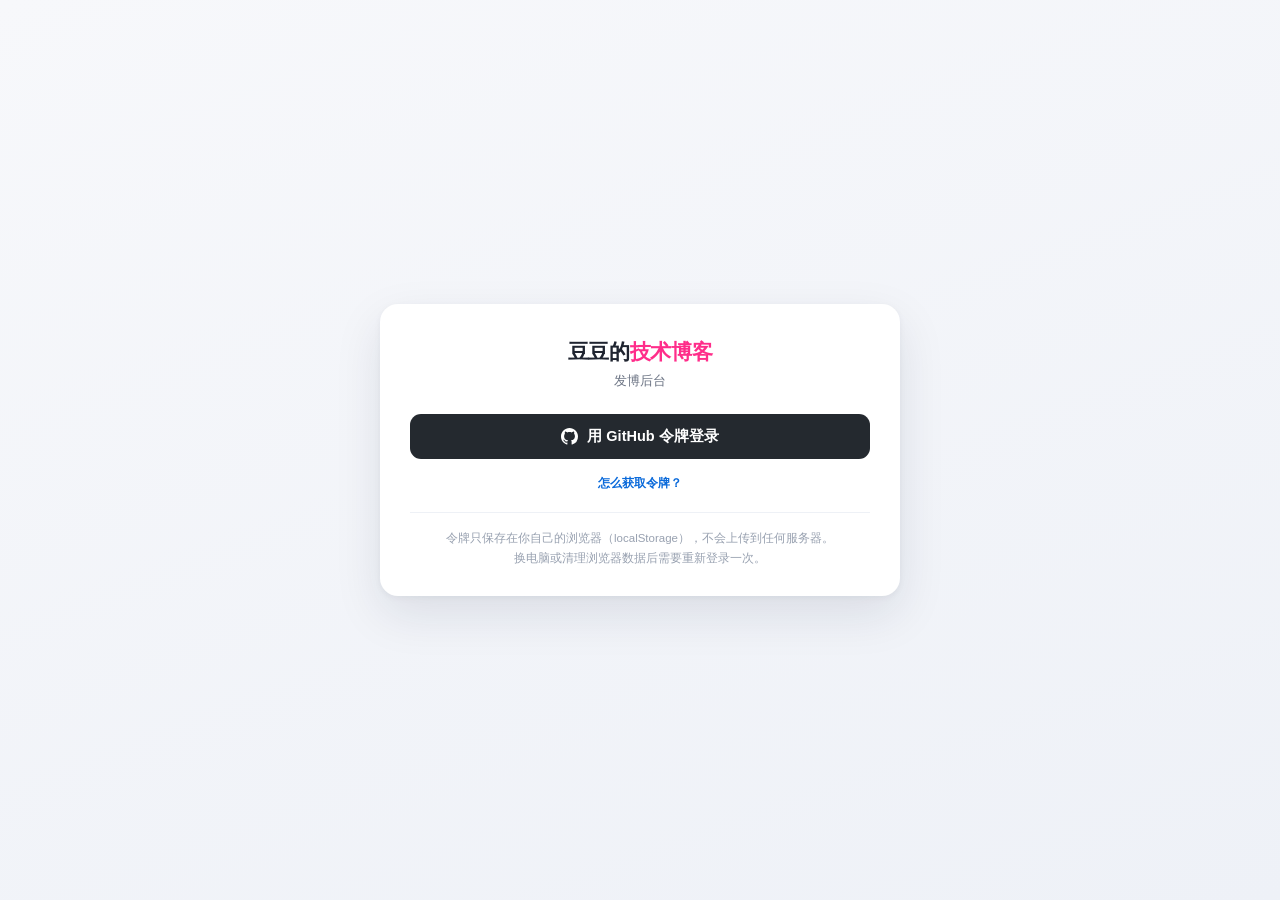
<file: admin/index.html>
<!DOCTYPE html>
<html lang="zh-CN">
<head>
  <meta charset="utf-8">
  <meta name="viewport" content="width=device-width, initial-scale=1.0">
  <title>发博后台 · 豆豆的技术博客</title>
  <style>
    :root { color-scheme: light; }
    * { box-sizing: border-box; }
    body {
      margin: 0; min-height: 100vh; display: flex; align-items: center; justify-content: center;
      font-family: -apple-system, BlinkMacSystemFont, "Segoe UI", "PingFang SC", "Microsoft YaHei", sans-serif;
      background: linear-gradient(160deg, #f7f8fb 0%, #eef1f7 100%);
      color: #1f2430; padding: 24px 16px;
    }
    .card {
      width: min(94vw, 520px); background: #fff; border-radius: 18px; padding: 34px 30px 28px;
      box-shadow: 0 18px 48px rgba(24, 32, 56, .10), 0 2px 6px rgba(24, 32, 56, .05);
    }
    .head { text-align: center; }
    .logo { font-size: 21px; font-weight: 700; letter-spacing: -.3px; }
    .logo span { color: #ff2d8a; }
    .sub { font-size: 13px; color: #6b7383; margin: 6px 0 24px; }
    button {
      width: 100%; padding: 12px 16px; border-radius: 11px; cursor: pointer; font-size: 14.5px;
      font-weight: 600; border: 1px solid transparent; transition: all .16s ease;
    }
    button.primary { color: #fff; background: #24292f; display: inline-flex; align-items: center; justify-content: center; gap: 9px; }
    button.primary:hover { background: #000; transform: translateY(-1px); }
    button.primary:disabled { opacity: .5; cursor: default; transform: none; }
    button.ghost { color: #24292f; background: #f2f4f8; border-color: #e3e7ef; font-weight: 500; }
    button.ghost:hover { background: #e9edf4; }
    .steps { margin: 18px 0 0; padding: 0; list-style: none; counter-reset: s; }
    .steps li {
      counter-increment: s; position: relative; padding: 0 0 14px 34px;
      font-size: 13.5px; line-height: 1.65; color: #3d4657;
    }
    .steps li::before {
      content: counter(s); position: absolute; left: 0; top: 1px; width: 22px; height: 22px;
      border-radius: 50%; background: #eef1f7; color: #4a5568; font-size: 12px; font-weight: 700;
      display: flex; align-items: center; justify-content: center;
    }
    .steps a { color: #0969da; text-decoration: none; font-weight: 600; word-break: break-all; }
    .steps a:hover { text-decoration: underline; }
    .token-row { display: flex; gap: 8px; margin-top: 4px; }
    .token-row input {
      flex: 1; min-width: 0; padding: 11px 13px; border-radius: 10px; border: 1px solid #d8dee9;
      font-family: ui-monospace, SFMono-Regular, Menlo, Consolas, monospace; font-size: 13px; color: #1f2430;
      outline: none; transition: border-color .15s ease, box-shadow .15s ease;
    }
    .token-row input:focus { border-color: #24292f; box-shadow: 0 0 0 3px rgba(36, 41, 47, .08); }
    .token-row button { width: auto; padding: 11px 18px; white-space: nowrap; }
    .status { margin-top: 14px; font-size: 13px; min-height: 19px; text-align: center; }
    .status.ok { color: #1a7f37; font-weight: 600; }
    .status.err { color: #cf222e; font-weight: 600; }
    .foot { margin-top: 20px; padding-top: 16px; border-top: 1px solid #eef1f6; font-size: 11.5px; line-height: 1.7; color: #98a1b0; text-align: center; }
    [hidden] { display: none !important; }
    .linkish { background: none; border: 0; padding: 0; width: auto; color: #0969da; font-size: 12px; font-weight: 600; cursor: pointer; }
    .linkish:hover { text-decoration: underline; }
    .center { text-align: center; margin-top: 14px; }
  </style>
</head>
<body>
  <div class="card" id="gate">
    <div class="head">
      <div class="logo">豆豆的<span>技术博客</span></div>
      <div class="sub">发博后台</div>
    </div>

    <div id="step-start">
      <button class="primary" id="btn-start">
        <svg width="17" height="17" viewBox="0 0 16 16" fill="currentColor" aria-hidden="true"><path d="M8 0C3.58 0 0 3.58 0 8c0 3.54 2.29 6.53 5.47 7.59.4.07.55-.17.55-.38 0-.19-.01-.82-.01-1.49-2.01.37-2.53-.49-2.69-.94-.09-.23-.48-.94-.82-1.13-.28-.15-.68-.52-.01-.53.63-.01 1.08.58 1.23.82.72 1.21 1.87.87 2.33.66.07-.52.28-.87.51-1.07-1.78-.2-3.64-.89-3.64-3.95 0-.87.31-1.59.82-2.15-.08-.2-.36-1.02.08-2.12 0 0 .67-.21 2.2.82.64-.18 1.32-.27 2-.27.68 0 1.36.09 2 .27 1.53-1.04 2.2-.82 2.2-.82.44 1.1.16 1.92.08 2.12.51.56.82 1.27.82 2.15 0 3.07-1.87 3.75-3.65 3.95.29.25.54.73.54 1.48 0 1.07-.01 1.93-.01 2.2 0 .21.15.46.55.38A8.013 8.013 0 0016 8c0-4.42-3.58-8-8-8z"/></svg>
        用 GitHub 令牌登录
      </button>
      <div class="center"><button class="linkish" id="btn-help">怎么获取令牌？</button></div>
    </div>

    <div id="step-token" hidden>
      <ol class="steps">
        <li>打开 <a id="tok-link" href="https://github.com/settings/tokens/new?scopes=repo&description=%E8%B1%86%E8%B1%86%E5%8D%9A%E5%AE%A2%E5%8F%91%E5%8D%9A%E5%90%8E%E5%8F%B0" target="_blank" rel="noopener">github.com/settings/tokens/new</a>（权限已预填好 <code>repo</code>，需先开代理）</li>
        <li>页面底部点 <b>Generate token</b>，复制以 <code>ghp_</code> 开头的令牌</li>
        <li>粘贴到下面，点登录</li>
      </ol>
      <div class="token-row">
        <input id="tok-input" type="password" placeholder="ghp_xxxxxxxxxxxxxxxx" autocomplete="off" spellcheck="false">
        <button class="primary" id="btn-save">登录</button>
      </div>
      <div class="status" id="status"></div>
      <div class="center"><button class="linkish" id="btn-back">返回</button></div>
    </div>

    <div class="foot">
      令牌只保存在你自己的浏览器（localStorage），不会上传到任何服务器。<br>
      换电脑或清理浏览器数据后需要重新登录一次。
    </div>
  </div>

  <script>
    var STORAGE_KEY = 'decap-cms-user';
    function $(id) { return document.getElementById(id); }

    function getToken() {
      try {
        var u = JSON.parse(localStorage.getItem(STORAGE_KEY) || 'null');
        return u && u.token ? u.token : null;
      } catch (e) { return null; }
    }

    function show(id) {
      ['step-start', 'step-token'].forEach(function (s) { $(s).hidden = (s !== id); });
    }

    function setStatus(msg, cls) {
      var el = $('status');
      el.className = 'status' + (cls ? ' ' + cls : '');
      el.textContent = msg || '';
    }

    function verifyToken(token) {
      return fetch('https://api.github.com/user', {
        headers: { Authorization: 'Bearer ' + token, Accept: 'application/vnd.github+json' }
      }).then(function (r) {
        if (r.status === 401) return false;
        if (!r.ok) throw new Error('HTTP ' + r.status);
        return r.json();
      });
    }

    function loadCMS() {
      $('gate').style.display = 'none';
      var s = document.createElement('script');
      s.src = './decap-cms.js';
      document.body.appendChild(s);
    }

    $('btn-start').onclick = function () { show('step-token'); setStatus(''); $('tok-input').focus(); };
    $('btn-help').onclick = function () { show('step-token'); setStatus(''); };
    $('btn-back').onclick = function () { show('step-start'); setStatus(''); };

    $('btn-save').onclick = async function () {
      var val = ($('tok-input').value || '').trim();
      if (!val) return setStatus('请粘贴令牌', 'err');
      if (!/^(ghp_|github_pat_|gho_|ghu_)/.test(val)) {
        return setStatus('令牌格式不对，应该以 ghp_ 或 github_pat_ 开头', 'err');
      }
      $('btn-save').disabled = true;
      setStatus('验证中…');
      try {
        var u = await verifyToken(val);
        if (!u) { setStatus('令牌无效或已过期，请重新生成', 'err'); $('btn-save').disabled = false; return; }
        localStorage.setItem(STORAGE_KEY, JSON.stringify({
          token: val, provider: 'github', backendName: 'github',
          login: u.login, name: u.name || u.login, email: u.email || ''
        }));
        setStatus('✓ 登录成功，正在进入后台…', 'ok');
        setTimeout(function () { location.reload(); }, 350);
      } catch (e) {
        setStatus('连不上 GitHub（需开代理）：' + String(e.message).slice(0, 60), 'err');
        $('btn-save').disabled = false;
      }
    };

    $('tok-input').addEventListener('keydown', function (e) {
      if (e.key === 'Enter') $('btn-save').click();
    });

    // 启动：有有效 token 直接进后台
    (async function boot() {
      var token = getToken();
      if (!token) return show('step-start');
      try {
        var u = await verifyToken(token);
        if (u) return loadCMS();
        if (u === false) { localStorage.removeItem(STORAGE_KEY); return show('step-start'); }
      } catch (e) {
        // 网络不通时先让 CMS 自己判断，避免断网打不开
        return loadCMS();
      }
      show('step-start');
    })();
  </script>
</body>
</html>
</file>
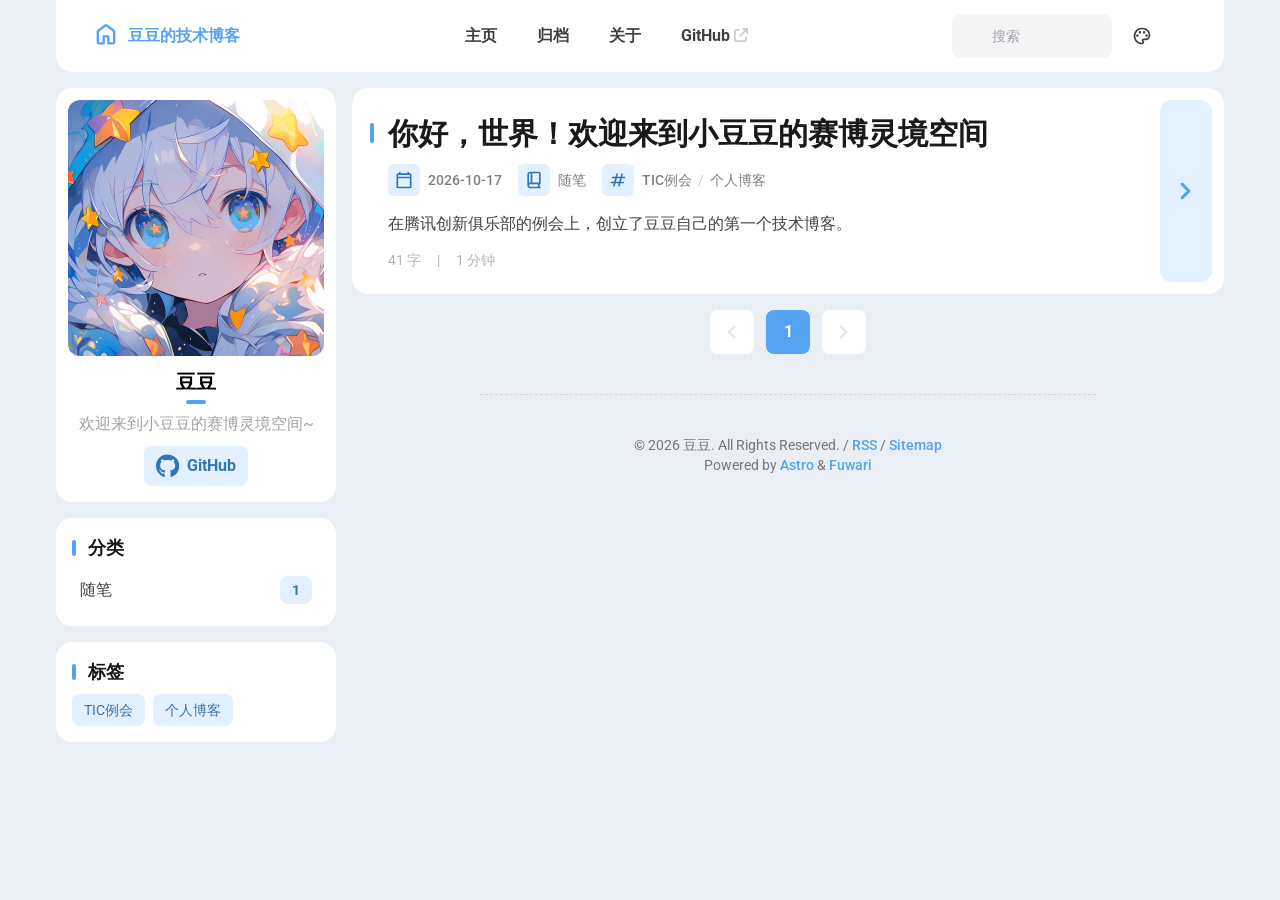
<file: blog/index.html>
<!DOCTYPE html><html lang="zh-CN" class="bg-[var(--page-bg)] transition text-[14px] md:text-[16px]" data-overlayscrollbars-initialize data-astro-cid-sckkx6r4 style="--bannerOffset: 15vh;--banner-height-home: 65vh;--banner-height: 35vh;--configHue: 250;--page-width: 75rem;"> <head><title>豆豆的技术博客 - 小豆豆的赛博灵境空间</title><meta charset="UTF-8"><meta name="description" content="豆豆的技术博客 - 小豆豆的赛博灵境空间"><meta name="author" content="豆豆"><meta property="og:site_name" content="豆豆的技术博客"><meta property="og:url" content="https://thudou.github.io/blog/"><meta property="og:title" content="豆豆的技术博客 - 小豆豆的赛博灵境空间"><meta property="og:description" content="豆豆的技术博客 - 小豆豆的赛博灵境空间"><meta property="og:type" content="website"><meta name="twitter:card" content="summary_large_image"><meta property="twitter:url" content="https://thudou.github.io/blog/"><meta name="twitter:title" content="豆豆的技术博客 - 小豆豆的赛博灵境空间"><meta name="twitter:description" content="豆豆的技术博客 - 小豆豆的赛博灵境空间"><meta name="viewport" content="width=device-width"><meta name="generator" content="Astro v5.13.10"><link rel="icon" href="/blog/favicon/favicon-light-32.png" sizes="32x32" media="(prefers-color-scheme: light)"><link rel="icon" href="/blog/favicon/favicon-light-128.png" sizes="128x128" media="(prefers-color-scheme: light)"><link rel="icon" href="/blog/favicon/favicon-light-180.png" sizes="180x180" media="(prefers-color-scheme: light)"><link rel="icon" href="/blog/favicon/favicon-light-192.png" sizes="192x192" media="(prefers-color-scheme: light)"><link rel="icon" href="/blog/favicon/favicon-dark-32.png" sizes="32x32" media="(prefers-color-scheme: dark)"><link rel="icon" href="/blog/favicon/favicon-dark-128.png" sizes="128x128" media="(prefers-color-scheme: dark)"><link rel="icon" href="/blog/favicon/favicon-dark-180.png" sizes="180x180" media="(prefers-color-scheme: dark)"><link rel="icon" href="/blog/favicon/favicon-dark-192.png" sizes="192x192" media="(prefers-color-scheme: dark)"><!-- Set the theme before the page is rendered to avoid a flash --><script>(function(){const DEFAULT_THEME = "auto";
const LIGHT_MODE = "light";
const DARK_MODE = "dark";
const AUTO_MODE = "auto";
const BANNER_HEIGHT_EXTEND = 30;
const PAGE_WIDTH = 75;
const configHue = 250;

			// Load the theme from local storage
			const theme = localStorage.getItem('theme') || DEFAULT_THEME;
			switch (theme) {
				case LIGHT_MODE:
					document.documentElement.classList.remove('dark');
					break
				case DARK_MODE:
					document.documentElement.classList.add('dark');
					break
				case AUTO_MODE:
					if (window.matchMedia('(prefers-color-scheme: dark)').matches) {
						document.documentElement.classList.add('dark');
					} else {
						document.documentElement.classList.remove('dark');
					}
			}

			// Load the hue from local storage
			const hue = localStorage.getItem('hue') || configHue;
			document.documentElement.style.setProperty('--hue', hue);

			// calculate the --banner-height-extend, which needs to be a multiple of 4 to avoid blurry text
			let offset = Math.floor(window.innerHeight * (BANNER_HEIGHT_EXTEND / 100));
			offset = offset - offset % 4;
			document.documentElement.style.setProperty('--banner-height-extend', `${offset}px`);
		})();</script><!-- defines global css variables. This will be applied to <html> <body> and some other elements idk why --><link rel="alternate" type="application/rss+xml" title="豆豆" href="https://thudou.github.io/rss.xml"><link rel="stylesheet" href="/blog/_astro/Layout.DSulWsr7.css">
<link rel="stylesheet" href="/blog/_astro/Layout.D8EfM71i.css">
<link rel="stylesheet" href="/blog/_astro/_page_.BmmwLq8V.css">
<link rel="stylesheet" href="/blog/_astro/_page_.CJoeyMzd.css">
<link rel="stylesheet" href="/blog/_astro/about.P_ajo0DT.css">
<style>input.svelte-1wah7ro:focus{outline:0}.search-panel.svelte-1wah7ro{max-height:calc(100vh - 100px);overflow-y:auto}#display-setting.svelte-d7tq3k input[type=range]:where(.svelte-d7tq3k){-webkit-appearance:none;height:1.5rem;background-image:var(--color-selection-bar);transition:background-image .15s ease-in-out}#display-setting.svelte-d7tq3k input[type=range]:where(.svelte-d7tq3k)::-webkit-slider-thumb{-webkit-appearance:none;height:1rem;width:.5rem;border-radius:.125rem;background:#ffffffb3;box-shadow:none}#display-setting.svelte-d7tq3k input[type=range]:where(.svelte-d7tq3k)::-webkit-slider-thumb:hover{background:#fffc}#display-setting.svelte-d7tq3k input[type=range]:where(.svelte-d7tq3k)::-webkit-slider-thumb:active{background:#fff9}#display-setting.svelte-d7tq3k input[type=range]:where(.svelte-d7tq3k)::-moz-range-thumb{-webkit-appearance:none;height:1rem;width:.5rem;border-radius:.125rem;border-width:0;background:#ffffffb3;box-shadow:none}#display-setting.svelte-d7tq3k input[type=range]:where(.svelte-d7tq3k)::-moz-range-thumb:hover{background:#fffc}#display-setting.svelte-d7tq3k input[type=range]:where(.svelte-d7tq3k)::-moz-range-thumb:active{background:#fff9}#display-setting.svelte-d7tq3k input[type=range]:where(.svelte-d7tq3k)::-ms-thumb{-webkit-appearance:none;height:1rem;width:.5rem;border-radius:.125rem;background:#ffffffb3;box-shadow:none}#display-setting.svelte-d7tq3k input[type=range]:where(.svelte-d7tq3k)::-ms-thumb:hover{background:#fffc}#display-setting.svelte-d7tq3k input[type=range]:where(.svelte-d7tq3k)::-ms-thumb:active{background:#fff9}
</style><script type="module" src="/blog/_astro/page.D9EM6djD.js"></script></head> <body class=" min-h-screen transition  lg:is-home" data-overlayscrollbars-initialize data-astro-cid-sckkx6r4 style="--bannerOffset: 15vh;--banner-height-home: 65vh;--banner-height: 35vh;--configHue: 250;--page-width: 75rem;"> <div id="config-carrier" data-hue="250"></div>    <div id="top-row" class="z-50 pointer-events-none relative transition-all duration-700 max-w-[var(--page-width)] px-0 md:px-4 mx-auto"> <div id="navbar-wrapper" class="pointer-events-auto sticky top-0 transition-all"> <div id="navbar" class="z-50 onload-animation"> <div class="absolute h-8 left-0 right-0 -top-8 bg-[var(--card-bg)] transition"></div> <!-- used for onload animation --> <div class="card-base !overflow-visible max-w-[var(--page-width)] h-[4.5rem] !rounded-t-none mx-auto flex items-center justify-between px-4"> <a href="/blog/" class="btn-plain scale-animation rounded-lg h-[3.25rem] px-5 font-bold active:scale-95"> <div class="flex flex-row text-[var(--primary)] items-center text-md"> <svg width="1em" height="1em" viewBox="0 0 24 24" class="text-[1.75rem] mb-1 mr-2" data-icon="material-symbols:home-outline-rounded">   <symbol id="ai:material-symbols:home-outline-rounded"><path fill="currentColor" d="M6 19h3v-5q0-.425.288-.712T10 13h4q.425 0 .713.288T15 14v5h3v-9l-6-4.5L6 10zm-2 0v-9q0-.475.213-.9t.587-.7l6-4.5q.525-.4 1.2-.4t1.2.4l6 4.5q.375.275.588.7T20 10v9q0 .825-.588 1.413T18 21h-4q-.425 0-.712-.288T13 20v-5h-2v5q0 .425-.288.713T10 21H6q-.825 0-1.412-.587T4 19m8-6.75"/></symbol><use href="#ai:material-symbols:home-outline-rounded"></use>  </svg> 豆豆的技术博客 </div> </a> <div class="hidden md:flex"> <a aria-label="主页" href="/blog/" class="btn-plain scale-animation rounded-lg h-11 font-bold px-5 active:scale-95"> <div class="flex items-center"> 主页  </div> </a><a aria-label="归档" href="/blog/archive/" class="btn-plain scale-animation rounded-lg h-11 font-bold px-5 active:scale-95"> <div class="flex items-center"> 归档  </div> </a><a aria-label="关于" href="/blog/about/" class="btn-plain scale-animation rounded-lg h-11 font-bold px-5 active:scale-95"> <div class="flex items-center"> 关于  </div> </a><a aria-label="GitHub" href="https://github.com/THUDou" target="_blank" class="btn-plain scale-animation rounded-lg h-11 font-bold px-5 active:scale-95"> <div class="flex items-center"> GitHub <svg width="1em" height="1em" viewBox="0 0 512 512" class="text-[0.875rem] transition -translate-y-[1px] ml-1 text-black/[0.2] dark:text-white/[0.2]" data-icon="fa6-solid:arrow-up-right-from-square">   <symbol id="ai:fa6-solid:arrow-up-right-from-square"><path fill="currentColor" d="M320 0c-17.7 0-32 14.3-32 32s14.3 32 32 32h82.7L201.4 265.4c-12.5 12.5-12.5 32.8 0 45.3s32.8 12.5 45.3 0L448 109.3V192c0 17.7 14.3 32 32 32s32-14.3 32-32V32c0-17.7-14.3-32-32-32zM80 32C35.8 32 0 67.8 0 112v320c0 44.2 35.8 80 80 80h320c44.2 0 80-35.8 80-80V320c0-17.7-14.3-32-32-32s-32 14.3-32 32v112c0 8.8-7.2 16-16 16H80c-8.8 0-16-7.2-16-16V112c0-8.8 7.2-16 16-16h112c17.7 0 32-14.3 32-32s-14.3-32-32-32z"/></symbol><use href="#ai:fa6-solid:arrow-up-right-from-square"></use>  </svg> </div> </a> </div> <div class="flex"> <!--<SearchPanel client:load>--> <style>astro-island,astro-slot,astro-static-slot{display:contents}</style><script>(()=>{var e=async t=>{await(await t())()};(self.Astro||(self.Astro={})).only=e;window.dispatchEvent(new Event("astro:only"));})();</script><script>(()=>{var A=Object.defineProperty;var g=(i,o,a)=>o in i?A(i,o,{enumerable:!0,configurable:!0,writable:!0,value:a}):i[o]=a;var d=(i,o,a)=>g(i,typeof o!="symbol"?o+"":o,a);{let i={0:t=>m(t),1:t=>a(t),2:t=>new RegExp(t),3:t=>new Date(t),4:t=>new Map(a(t)),5:t=>new Set(a(t)),6:t=>BigInt(t),7:t=>new URL(t),8:t=>new Uint8Array(t),9:t=>new Uint16Array(t),10:t=>new Uint32Array(t),11:t=>1/0*t},o=t=>{let[l,e]=t;return l in i?i[l](e):void 0},a=t=>t.map(o),m=t=>typeof t!="object"||t===null?t:Object.fromEntries(Object.entries(t).map(([l,e])=>[l,o(e)]));class y extends HTMLElement{constructor(){super(...arguments);d(this,"Component");d(this,"hydrator");d(this,"hydrate",async()=>{var b;if(!this.hydrator||!this.isConnected)return;let e=(b=this.parentElement)==null?void 0:b.closest("astro-island[ssr]");if(e){e.addEventListener("astro:hydrate",this.hydrate,{once:!0});return}let c=this.querySelectorAll("astro-slot"),n={},h=this.querySelectorAll("template[data-astro-template]");for(let r of h){let s=r.closest(this.tagName);s!=null&&s.isSameNode(this)&&(n[r.getAttribute("data-astro-template")||"default"]=r.innerHTML,r.remove())}for(let r of c){let s=r.closest(this.tagName);s!=null&&s.isSameNode(this)&&(n[r.getAttribute("name")||"default"]=r.innerHTML)}let p;try{p=this.hasAttribute("props")?m(JSON.parse(this.getAttribute("props"))):{}}catch(r){let s=this.getAttribute("component-url")||"<unknown>",v=this.getAttribute("component-export");throw v&&(s+=` (export ${v})`),console.error(`[hydrate] Error parsing props for component ${s}`,this.getAttribute("props"),r),r}let u;await this.hydrator(this)(this.Component,p,n,{client:this.getAttribute("client")}),this.removeAttribute("ssr"),this.dispatchEvent(new CustomEvent("astro:hydrate"))});d(this,"unmount",()=>{this.isConnected||this.dispatchEvent(new CustomEvent("astro:unmount"))})}disconnectedCallback(){document.removeEventListener("astro:after-swap",this.unmount),document.addEventListener("astro:after-swap",this.unmount,{once:!0})}connectedCallback(){if(!this.hasAttribute("await-children")||document.readyState==="interactive"||document.readyState==="complete")this.childrenConnectedCallback();else{let e=()=>{document.removeEventListener("DOMContentLoaded",e),c.disconnect(),this.childrenConnectedCallback()},c=new MutationObserver(()=>{var n;((n=this.lastChild)==null?void 0:n.nodeType)===Node.COMMENT_NODE&&this.lastChild.nodeValue==="astro:end"&&(this.lastChild.remove(),e())});c.observe(this,{childList:!0}),document.addEventListener("DOMContentLoaded",e)}}async childrenConnectedCallback(){let e=this.getAttribute("before-hydration-url");e&&await import(e),this.start()}async start(){let e=JSON.parse(this.getAttribute("opts")),c=this.getAttribute("client");if(Astro[c]===void 0){window.addEventListener(`astro:${c}`,()=>this.start(),{once:!0});return}try{await Astro[c](async()=>{let n=this.getAttribute("renderer-url"),[h,{default:p}]=await Promise.all([import(this.getAttribute("component-url")),n?import(n):()=>()=>{}]),u=this.getAttribute("component-export")||"default";if(!u.includes("."))this.Component=h[u];else{this.Component=h;for(let f of u.split("."))this.Component=this.Component[f]}return this.hydrator=p,this.hydrate},e,this)}catch(n){console.error(`[astro-island] Error hydrating ${this.getAttribute("component-url")}`,n)}}attributeChangedCallback(){this.hydrate()}}d(y,"observedAttributes",["props"]),customElements.get("astro-island")||customElements.define("astro-island",y)}})();</script><astro-island uid="ZIrzIo" component-url="/blog/_astro/Search.CCDoMYr2.js" component-export="default" renderer-url="/blog/_astro/client.svelte.CT1D3Wa7.js" props="{}" ssr client="only" opts="{&quot;name&quot;:&quot;Search&quot;,&quot;value&quot;:&quot;svelte&quot;}"></astro-island> <button aria-label="Display Settings" class="btn-plain scale-animation rounded-lg h-11 w-11 active:scale-90" id="display-settings-switch"> <svg width="1em" height="1em" viewBox="0 0 24 24" class="text-[1.25rem]" data-icon="material-symbols:palette-outline">   <symbol id="ai:material-symbols:palette-outline"><path fill="currentColor" d="M12 22q-2.05 0-3.875-.788t-3.187-2.15t-2.15-3.187T2 12q0-2.075.813-3.9t2.2-3.175T8.25 2.788T12.2 2q2 0 3.775.688t3.113 1.9t2.125 2.875T22 11.05q0 2.875-1.75 4.413T16 17h-1.85q-.225 0-.312.125t-.088.275q0 .3.375.863t.375 1.287q0 1.25-.687 1.85T12 22m-4.425-9.425Q8 12.15 8 11.5t-.425-1.075T6.5 10t-1.075.425T5 11.5t.425 1.075T6.5 13t1.075-.425m3-4Q11 8.15 11 7.5t-.425-1.075T9.5 6t-1.075.425T8 7.5t.425 1.075T9.5 9t1.075-.425m5 0Q16 8.15 16 7.5t-.425-1.075T14.5 6t-1.075.425T13 7.5t.425 1.075T14.5 9t1.075-.425m3 4Q19 12.15 19 11.5t-.425-1.075T17.5 10t-1.075.425T16 11.5t.425 1.075T17.5 13t1.075-.425M12 20q.225 0 .363-.125t.137-.325q0-.35-.375-.825T11.75 17.3q0-1.05.725-1.675T14.25 15H16q1.65 0 2.825-.962T20 11.05q0-3.025-2.312-5.038T12.2 4Q8.8 4 6.4 6.325T4 12q0 3.325 2.338 5.663T12 20"/></symbol><use href="#ai:material-symbols:palette-outline"></use>  </svg> </button> <astro-island uid="1ehScC" component-url="/blog/_astro/LightDarkSwitch.Nhr_kW8l.js" component-export="default" renderer-url="/blog/_astro/client.svelte.CT1D3Wa7.js" props="{}" ssr client="only" opts="{&quot;name&quot;:&quot;LightDarkSwitch&quot;,&quot;value&quot;:&quot;svelte&quot;}"></astro-island> <button aria-label="Menu" name="Nav Menu" class="btn-plain scale-animation rounded-lg w-11 h-11 active:scale-90 md:!hidden" id="nav-menu-switch"> <svg width="1em" height="1em" viewBox="0 0 24 24" class="text-[1.25rem]" data-icon="material-symbols:menu-rounded">   <symbol id="ai:material-symbols:menu-rounded"><path fill="currentColor" d="M4 18q-.425 0-.712-.288T3 17t.288-.712T4 16h16q.425 0 .713.288T21 17t-.288.713T20 18zm0-5q-.425 0-.712-.288T3 12t.288-.712T4 11h16q.425 0 .713.288T21 12t-.288.713T20 13zm0-5q-.425 0-.712-.288T3 7t.288-.712T4 6h16q.425 0 .713.288T21 7t-.288.713T20 8z"/></symbol><use href="#ai:material-symbols:menu-rounded"></use>  </svg> </button> </div> <div id="nav-menu-panel" class="float-panel float-panel-closed absolute transition-all fixed right-4 px-2 py-2"> <a href="/blog/" class="group flex justify-between items-center py-2 pl-3 pr-1 rounded-lg gap-8
            hover:bg-[var(--btn-plain-bg-hover)] active:bg-[var(--btn-plain-bg-active)] transition
        "> <div class="transition text-black/75 dark:text-white/75 font-bold group-hover:text-[var(--primary)] group-active:text-[var(--primary)]"> 主页 </div> <svg width="1em" height="1em" viewBox="0 0 24 24" class="transition text-[1.25rem] text-[var(--primary)]" data-icon="material-symbols:chevron-right-rounded">   <symbol id="ai:material-symbols:chevron-right-rounded"><path fill="currentColor" d="M12.6 12L8.7 8.1q-.275-.275-.275-.7t.275-.7t.7-.275t.7.275l4.6 4.6q.15.15.213.325t.062.375t-.062.375t-.213.325l-4.6 4.6q-.275.275-.7.275t-.7-.275t-.275-.7t.275-.7z"/></symbol><use href="#ai:material-symbols:chevron-right-rounded"></use>  </svg>  </a><a href="/blog/archive/" class="group flex justify-between items-center py-2 pl-3 pr-1 rounded-lg gap-8
            hover:bg-[var(--btn-plain-bg-hover)] active:bg-[var(--btn-plain-bg-active)] transition
        "> <div class="transition text-black/75 dark:text-white/75 font-bold group-hover:text-[var(--primary)] group-active:text-[var(--primary)]"> 归档 </div> <svg width="1em" height="1em" viewBox="0 0 24 24" class="transition text-[1.25rem] text-[var(--primary)]" data-icon="material-symbols:chevron-right-rounded">   <use href="#ai:material-symbols:chevron-right-rounded"></use>  </svg>  </a><a href="/blog/about/" class="group flex justify-between items-center py-2 pl-3 pr-1 rounded-lg gap-8
            hover:bg-[var(--btn-plain-bg-hover)] active:bg-[var(--btn-plain-bg-active)] transition
        "> <div class="transition text-black/75 dark:text-white/75 font-bold group-hover:text-[var(--primary)] group-active:text-[var(--primary)]"> 关于 </div> <svg width="1em" height="1em" viewBox="0 0 24 24" class="transition text-[1.25rem] text-[var(--primary)]" data-icon="material-symbols:chevron-right-rounded">   <use href="#ai:material-symbols:chevron-right-rounded"></use>  </svg>  </a><a href="https://github.com/THUDou" class="group flex justify-between items-center py-2 pl-3 pr-1 rounded-lg gap-8
            hover:bg-[var(--btn-plain-bg-hover)] active:bg-[var(--btn-plain-bg-active)] transition
        " target="_blank"> <div class="transition text-black/75 dark:text-white/75 font-bold group-hover:text-[var(--primary)] group-active:text-[var(--primary)]"> GitHub </div>  <svg width="1em" height="1em" viewBox="0 0 512 512" class="transition text-[0.75rem] text-black/25 dark:text-white/25 -translate-x-1" data-icon="fa6-solid:arrow-up-right-from-square">   <use href="#ai:fa6-solid:arrow-up-right-from-square"></use>  </svg> </a> </div> <astro-island uid="r9i0S" component-url="/blog/_astro/DisplaySettings.BjPFk0iq.js" component-export="default" renderer-url="/blog/_astro/client.svelte.CT1D3Wa7.js" props="{}" ssr client="only" opts="{&quot;name&quot;:&quot;DisplaySettings&quot;,&quot;value&quot;:&quot;svelte&quot;}"></astro-island> </div> </div> <script type="module">function c(){localStorage.theme==="dark"?(document.documentElement.classList.remove("dark"),localStorage.theme="light"):(document.documentElement.classList.add("dark"),localStorage.theme="dark")}function o(){let t=document.getElementById("scheme-switch");t&&(t.onclick=function(){c()});let n=document.getElementById("display-settings-switch");n&&(n.onclick=function(){let e=document.getElementById("display-setting");e&&e.classList.toggle("float-panel-closed")});let l=document.getElementById("nav-menu-switch");l&&(l.onclick=function(){let e=document.getElementById("nav-menu-panel");e&&e.classList.toggle("float-panel-closed")})}o();</script> <script>(function(){const scriptUrl = "/blog/pagefind/pagefind.js";

async function loadPagefind() {
    try {
        const response = await fetch(scriptUrl, { method: 'HEAD' });
        if (!response.ok) {
            throw new Error(`Pagefind script not found: ${response.status}`);
        }

        const pagefind = await import(scriptUrl);

        await pagefind.options({
            excerptLength: 20
        });

        window.pagefind = pagefind;

        document.dispatchEvent(new CustomEvent('pagefindready'));
        console.log('Pagefind loaded and initialized successfully, event dispatched.');
    } catch (error) {
        console.error('Failed to load Pagefind:', error);
        window.pagefind = {
            search: () => Promise.resolve({ results: [] }),
            options: () => Promise.resolve(),
        };
        document.dispatchEvent(new CustomEvent('pagefindloaderror'));
        console.log('Pagefind load error, event dispatched.');
    }
}

if (document.readyState === 'loading') {
    document.addEventListener('DOMContentLoaded', loadPagefind);
} else {
    loadPagefind();
}
})();</script> </div> </div>   <div class="absolute w-full z-30 pointer-events-none" style="top: 5.5rem"> <!-- The pointer-events-none here prevent blocking the click event of the TOC --> <div class="relative max-w-[var(--page-width)] mx-auto pointer-events-auto"> <div id="main-grid" class="transition duration-700 w-full left-0 right-0 grid grid-cols-[17.5rem_auto] grid-rows-[auto_1fr_auto] lg:grid-rows-[auto]
    mx-auto gap-4 px-0 md:px-4"> <!-- Banner image credit -->  <div id="sidebar" class="mb-4 row-start-2 row-end-3 col-span-2 lg:row-start-1 lg:row-end-2 lg:col-span-1 lg:max-w-[17.5rem] onload-animation w-full"> <div class="flex flex-col w-full gap-4 mb-4"> <div class="card-base p-3"> <a aria-label="Go to About Page" href="/blog/about/" class="group block relative mx-auto mt-1 lg:mx-0 lg:mt-0 mb-3
       max-w-[12rem] lg:max-w-none overflow-hidden rounded-xl active:scale-95"> <div class="absolute transition pointer-events-none group-hover:bg-black/30 group-active:bg-black/50
        w-full h-full z-50 flex items-center justify-center"> <svg width="1.13em" height="1em" viewBox="0 0 576 512" class="transition opacity-0 scale-90 group-hover:scale-100 group-hover:opacity-100 text-white text-5xl" data-icon="fa6-regular:address-card">   <symbol id="ai:fa6-regular:address-card"><path fill="currentColor" d="M512 80c8.8 0 16 7.2 16 16v320c0 8.8-7.2 16-16 16H64c-8.8 0-16-7.2-16-16V96c0-8.8 7.2-16 16-16zM64 32C28.7 32 0 60.7 0 96v320c0 35.3 28.7 64 64 64h448c35.3 0 64-28.7 64-64V96c0-35.3-28.7-64-64-64zm144 224a64 64 0 1 0 0-128a64 64 0 1 0 0 128m-32 32c-44.2 0-80 35.8-80 80c0 8.8 7.2 16 16 16h192c8.8 0 16-7.2 16-16c0-44.2-35.8-80-80-80zm200-144c-13.3 0-24 10.7-24 24s10.7 24 24 24h80c13.3 0 24-10.7 24-24s-10.7-24-24-24zm0 96c-13.3 0-24 10.7-24 24s10.7 24 24 24h80c13.3 0 24-10.7 24-24s-10.7-24-24-24z"/></symbol><use href="#ai:fa6-regular:address-card"></use>  </svg> </div> <div class="mx-auto lg:w-full h-full lg:mt-0  overflow-hidden relative"> <div class="transition absolute inset-0 dark:bg-black/10 bg-opacity-50 pointer-events-none"></div> <img src="/blog/_astro/demo-avatar.CxcI0ivM_Zjwhpa.webp" alt="Profile Image of the Author" style="object-position: center" loading="lazy" decoding="async" fetchpriority="auto" width="512" height="512" class="w-full h-full object-cover">  </div> </a> <div class="px-2"> <div class="font-bold text-xl text-center mb-1 dark:text-neutral-50 transition">豆豆</div> <div class="h-1 w-5 bg-[var(--primary)] mx-auto rounded-full mb-2 transition"></div> <div class="text-center text-neutral-400 mb-2.5 transition">欢迎来到小豆豆的赛博灵境空间~</div> <div class="flex flex-wrap gap-2 justify-center mb-1">  <a rel="me" aria-label="GitHub" href="https://github.com/THUDou" target="_blank" class="btn-regular rounded-lg h-10 gap-2 px-3 font-bold active:scale-95"> <svg width="0.97em" height="1em" viewBox="0 0 496 512" class="text-[1.5rem]" data-icon="fa6-brands:github">   <symbol id="ai:fa6-brands:github"><path fill="currentColor" d="M165.9 397.4c0 2-2.3 3.6-5.2 3.6c-3.3.3-5.6-1.3-5.6-3.6c0-2 2.3-3.6 5.2-3.6c3-.3 5.6 1.3 5.6 3.6m-31.1-4.5c-.7 2 1.3 4.3 4.3 4.9c2.6 1 5.6 0 6.2-2s-1.3-4.3-4.3-5.2c-2.6-.7-5.5.3-6.2 2.3m44.2-1.7c-2.9.7-4.9 2.6-4.6 4.9c.3 2 2.9 3.3 5.9 2.6c2.9-.7 4.9-2.6 4.6-4.6c-.3-1.9-3-3.2-5.9-2.9M244.8 8C106.1 8 0 113.3 0 252c0 110.9 69.8 205.8 169.5 239.2c12.8 2.3 17.3-5.6 17.3-12.1c0-6.2-.3-40.4-.3-61.4c0 0-70 15-84.7-29.8c0 0-11.4-29.1-27.8-36.6c0 0-22.9-15.7 1.6-15.4c0 0 24.9 2 38.6 25.8c21.9 38.6 58.6 27.5 72.9 20.9c2.3-16 8.8-27.1 16-33.7c-55.9-6.2-112.3-14.3-112.3-110.5c0-27.5 7.6-41.3 23.6-58.9c-2.6-6.5-11.1-33.3 2.6-67.9c20.9-6.5 69 27 69 27c20-5.6 41.5-8.5 62.8-8.5s42.8 2.9 62.8 8.5c0 0 48.1-33.6 69-27c13.7 34.7 5.2 61.4 2.6 67.9c16 17.7 25.8 31.5 25.8 58.9c0 96.5-58.9 104.2-114.8 110.5c9.2 7.9 17 22.9 17 46.4c0 33.7-.3 75.4-.3 83.6c0 6.5 4.6 14.4 17.3 12.1C428.2 457.8 496 362.9 496 252C496 113.3 383.5 8 244.8 8M97.2 352.9c-1.3 1-1 3.3.7 5.2c1.6 1.6 3.9 2.3 5.2 1c1.3-1 1-3.3-.7-5.2c-1.6-1.6-3.9-2.3-5.2-1m-10.8-8.1c-.7 1.3.3 2.9 2.3 3.9c1.6 1 3.6.7 4.3-.7c.7-1.3-.3-2.9-2.3-3.9c-2-.6-3.6-.3-4.3.7m32.4 35.6c-1.6 1.3-1 4.3 1.3 6.2c2.3 2.3 5.2 2.6 6.5 1c1.3-1.3.7-4.3-1.3-6.2c-2.2-2.3-5.2-2.6-6.5-1m-11.4-14.7c-1.6 1-1.6 3.6 0 5.9s4.3 3.3 5.6 2.3c1.6-1.3 1.6-3.9 0-6.2c-1.4-2.3-4-3.3-5.6-2"/></symbol><use href="#ai:fa6-brands:github"></use>  </svg> GitHub </a> </div> </div> </div> </div> <div id="sidebar-sticky" class="transition-all duration-700 flex flex-col w-full gap-4 top-4 sticky top-4"> <widget-layout data-id="categories" data-is-collapsed="false" class="pb-4 card-base onload-animation" style="animation-delay: 150ms; --collapsedHeight: 7.5rem;" data-astro-cid-ucso7hve="true"> <div class="font-bold transition text-lg text-neutral-900 dark:text-neutral-100 relative ml-8 mt-4 mb-2
        before:w-1 before:h-4 before:rounded-md before:bg-[var(--primary)]
        before:absolute before:left-[-16px] before:top-[5.5px]" data-astro-cid-ucso7hve style="--collapsedHeight: 7.5rem;">分类</div> <div id="categories" class="collapse-wrapper px-4 overflow-hidden" data-astro-cid-ucso7hve style="--collapsedHeight: 7.5rem;"> <a href="/blog/archive/?category=%E9%9A%8F%E7%AC%94" aria-label="View all posts in the 随笔 category"> <button class="
            w-full
            h-10
            rounded-lg
            bg-none
            hover:bg-[var(--btn-plain-bg-hover)]
            active:bg-[var(--btn-plain-bg-active)]
            transition-all
            pl-2
            hover:pl-3
            
            text-neutral-700
            hover:text-[var(--primary)]
            dark:text-neutral-300
            dark:hover:text-[var(--primary)]
        "> <div class="flex items-center justify-between relative mr-2"> <div class="overflow-hidden text-left whitespace-nowrap overflow-ellipsis  "> 随笔 </div> <div class="transition px-2 h-7 ml-4 min-w-[2rem] rounded-lg text-sm font-bold
                    text-[var(--btn-content)] dark:text-[var(--deep-text)]
                    bg-[var(--btn-regular-bg)] dark:bg-[var(--primary)]
                    flex items-center justify-center"> 1 </div> </div> </button> </a> </div>  </widget-layout>  <script type="module">class d extends HTMLElement{constructor(){if(super(),this.dataset.isCollapsed!=="true")return;const e=this.dataset.id,t=this.querySelector(".expand-btn"),s=this.querySelector(`#${e}`);t.addEventListener("click",()=>{s.classList.remove("collapsed"),t.classList.add("hidden")})}}customElements.get("widget-layout")||customElements.define("widget-layout",d);</script> <widget-layout data-id="tags" data-is-collapsed="false" class="pb-4 card-base onload-animation" style="animation-delay: 200ms; --collapsedHeight: 7.5rem;" data-astro-cid-ucso7hve="true"> <div class="font-bold transition text-lg text-neutral-900 dark:text-neutral-100 relative ml-8 mt-4 mb-2
        before:w-1 before:h-4 before:rounded-md before:bg-[var(--primary)]
        before:absolute before:left-[-16px] before:top-[5.5px]" data-astro-cid-ucso7hve style="--collapsedHeight: 7.5rem;">标签</div> <div id="tags" class="collapse-wrapper px-4 overflow-hidden" data-astro-cid-ucso7hve style="--collapsedHeight: 7.5rem;">  <div class="flex gap-2 flex-wrap"> <a href="/blog/archive/?tag=TIC%E4%BE%8B%E4%BC%9A" aria-label="View all posts with the TIC例会 tag" class="btn-regular h-8 text-sm px-3 rounded-lg">  TIC例会 </a><a href="/blog/archive/?tag=%E4%B8%AA%E4%BA%BA%E5%8D%9A%E5%AE%A2" aria-label="View all posts with the 个人博客 tag" class="btn-regular h-8 text-sm px-3 rounded-lg">  个人博客 </a> </div>  </div>  </widget-layout>   </div> </div> <main id="swup-container" class="transition-swup-fade col-span-2 lg:col-span-1 overflow-hidden"> <div id="content-wrapper" class="onload-animation"> <!-- the overflow-hidden here prevent long text break the layout--> <!-- make id different from windows.swup global property -->  <div class="transition flex flex-col rounded-[var(--radius-large)] bg-[var(--card-bg)] py-1 md:py-0 md:bg-transparent md:gap-4 mb-4"> <div class="card-base flex flex-col-reverse md:flex-col w-full rounded-[var(--radius-large)] overflow-hidden relative onload-animation" style="animation-delay: calc(var(--content-delay) + 0ms);; --coverWidth: 28%;" data-astro-cid-iyiqi2so> <div class="pl-6 md:pl-9 pr-6 md:pr-2 pt-6 md:pt-7 pb-6 relative w-full md:w-[calc(100%_-_52px_-_12px)]" data-astro-cid-iyiqi2so style="--coverWidth: 28%;"> <a href="/blog/posts/hello-world/" class="transition group w-full block font-bold mb-3 text-3xl text-90
        hover:text-[var(--primary)] dark:hover:text-[var(--primary)]
        active:text-[var(--title-active)] dark:active:text-[var(--title-active)]
        before:w-1 before:h-5 before:rounded-md before:bg-[var(--primary)]
        before:absolute before:top-[35px] before:left-[18px] before:hidden md:before:block
        " data-astro-cid-iyiqi2so style="--coverWidth: 28%;"> 你好，世界！欢迎来到小豆豆的赛博灵境空间 <svg width="1em" height="1em" viewBox="0 0 24 24" class="inline text-[2rem] text-[var(--primary)] md:hidden translate-y-0.5 absolute" data-astro-cid-iyiqi2so="true" data-icon="material-symbols:chevron-right-rounded">   <use href="#ai:material-symbols:chevron-right-rounded"></use>  </svg> <svg width="1em" height="1em" viewBox="0 0 24 24" class="text-[var(--primary)] text-[2rem] transition hidden md:inline absolute translate-y-0.5 opacity-0 group-hover:opacity-100 -translate-x-1 group-hover:translate-x-0" data-astro-cid-iyiqi2so="true" data-icon="material-symbols:chevron-right-rounded">   <use href="#ai:material-symbols:chevron-right-rounded"></use>  </svg> </a> <!-- metadata --> <div class="flex flex-wrap text-neutral-500 dark:text-neutral-400 items-center gap-4 gap-x-4 gap-y-2 mb-4"> <!-- publish date --> <div class="flex items-center"> <div class="meta-icon"> <svg width="1em" height="1em" viewBox="0 0 24 24" class="text-xl" data-icon="material-symbols:calendar-today-outline-rounded">   <symbol id="ai:material-symbols:calendar-today-outline-rounded"><path fill="currentColor" d="M5 22q-.825 0-1.412-.587T3 20V6q0-.825.588-1.412T5 4h1V3q0-.425.288-.712T7 2t.713.288T8 3v1h8V3q0-.425.288-.712T17 2t.713.288T18 3v1h1q.825 0 1.413.588T21 6v14q0 .825-.587 1.413T19 22zm0-2h14V10H5zM5 8h14V6H5zm0 0V6z"/></symbol><use href="#ai:material-symbols:calendar-today-outline-rounded"></use>  </svg> </div> <span class="text-50 text-sm font-medium">2026-10-17</span> </div> <!-- update date -->  <!-- categories --> <div class="flex items-center"> <div class="meta-icon"> <svg width="1em" height="1em" viewBox="0 0 24 24" class="text-xl" data-icon="material-symbols:book-2-outline-rounded">   <symbol id="ai:material-symbols:book-2-outline-rounded"><path fill="currentColor" d="M6 15.325q.35-.175.725-.25T7.5 15H8V4h-.5q-.625 0-1.062.438T6 5.5zM10 15h8V4h-8zm-4 .325V4zM7.5 22q-1.45 0-2.475-1.025T4 18.5v-13q0-1.45 1.025-2.475T7.5 2H18q.825 0 1.413.587T20 4v12.525q0 .2-.162.363t-.588.362q-.35.175-.55.5t-.2.75t.2.763t.55.487t.55.413t.2.562v.25q0 .425-.288.725T19 22zm0-2h9.325q-.15-.35-.237-.712T16.5 18.5q0-.4.075-.775t.25-.725H7.5q-.65 0-1.075.438T6 18.5q0 .65.425 1.075T7.5 20"/></symbol><use href="#ai:material-symbols:book-2-outline-rounded"></use>  </svg> </div> <div class="flex flex-row flex-nowrap items-center"> <a href="/blog/archive/?category=%E9%9A%8F%E7%AC%94" aria-label="View all posts in the 随笔 category" class="link-lg transition text-50 text-sm font-medium
                            hover:text-[var(--primary)] dark:hover:text-[var(--primary)] whitespace-nowrap"> 随笔 </a> </div> </div> <!-- tags --> <div class="items-center hidden md:flex"> <div class="meta-icon"> <svg width="1em" height="1em" viewBox="0 0 24 24" class="text-xl" data-icon="material-symbols:tag-rounded">   <symbol id="ai:material-symbols:tag-rounded"><path fill="currentColor" d="m9 16l-.825 3.275q-.075.325-.325.525t-.6.2q-.475 0-.775-.375T6.3 18.8L7 16H4.275q-.5 0-.8-.387T3.3 14.75q.075-.35.35-.55t.625-.2H7.5l1-4H5.775q-.5 0-.8-.387T4.8 8.75q.075-.35.35-.55t.625-.2H9l.825-3.275Q9.9 4.4 10.15 4.2t.6-.2q.475 0 .775.375t.175.825L11 8h4l.825-3.275q.075-.325.325-.525t.6-.2q.475 0 .775.375t.175.825L17 8h2.725q.5 0 .8.387t.175.863q-.075.35-.35.55t-.625.2H16.5l-1 4h2.725q.5 0 .8.388t.175.862q-.075.35-.35.55t-.625.2H15l-.825 3.275q-.075.325-.325.525t-.6.2q-.475 0-.775-.375T12.3 18.8L13 16zm.5-2h4l1-4h-4z"/></symbol><use href="#ai:material-symbols:tag-rounded"></use>  </svg> </div> <div class="flex flex-row flex-nowrap items-center"> <div class="hidden mx-1.5 text-[var(--meta-divider)] text-sm">/</div>
                <a href="/blog/archive/?tag=TIC%E4%BE%8B%E4%BC%9A" aria-label="View all posts with the TIC例会 tag" class="link-lg transition text-50 text-sm font-medium
                                hover:text-[var(--primary)] dark:hover:text-[var(--primary)] whitespace-nowrap"> TIC例会 </a><div class="mx-1.5 text-[var(--meta-divider)] text-sm">/</div>
                <a href="/blog/archive/?tag=%E4%B8%AA%E4%BA%BA%E5%8D%9A%E5%AE%A2" aria-label="View all posts with the 个人博客 tag" class="link-lg transition text-50 text-sm font-medium
                                hover:text-[var(--primary)] dark:hover:text-[var(--primary)] whitespace-nowrap"> 个人博客 </a>  </div> </div> </div> <!-- description --> <div class="transition text-75 mb-3.5 pr-4" data-astro-cid-iyiqi2so style="--coverWidth: 28%;"> 在腾讯创新俱乐部的例会上，创立了豆豆自己的第一个技术博客。 </div> <!-- word count and read time  --> <div class="text-sm text-black/30 dark:text-white/30 flex gap-4 transition" data-astro-cid-iyiqi2so style="--coverWidth: 28%;"> <div data-astro-cid-iyiqi2so style="--coverWidth: 28%;"> 41  字 </div> <div data-astro-cid-iyiqi2so style="--coverWidth: 28%;">|</div> <div data-astro-cid-iyiqi2so style="--coverWidth: 28%;"> 1  分钟 </div> </div> </div>  <a href="/blog/posts/hello-world/" aria-label="你好，世界！欢迎来到小豆豆的赛博灵境空间" class="!hidden md:!flex btn-regular w-[3.25rem]
         absolute right-3 top-3 bottom-3 rounded-xl bg-[var(--enter-btn-bg)]
         hover:bg-[var(--enter-btn-bg-hover)] active:bg-[var(--enter-btn-bg-active)] active:scale-95
        " data-astro-cid-iyiqi2so style="--coverWidth: 28%;"> <svg width="1em" height="1em" viewBox="0 0 24 24" class="transition text-[var(--primary)] text-4xl mx-auto" data-astro-cid-iyiqi2so="true" data-icon="material-symbols:chevron-right-rounded">   <use href="#ai:material-symbols:chevron-right-rounded"></use>  </svg> </a> </div> <div class="transition border-t-[1px] border-dashed mx-6 border-black/10 dark:border-white/[0.15] last:border-t-0 md:hidden" data-astro-cid-iyiqi2so style="--coverWidth: 28%;"></div>  </div> <div class="mx-auto onload-animation flex flex-row gap-3 justify-center" style="animation-delay: calc(var(--content-delay) + 50ms)"> <a href class="btn-card overflow-hidden rounded-lg text-[var(--primary)] w-11 h-11 disabled"> <svg width="1em" height="1em" viewBox="0 0 24 24" class="text-[1.75rem]" data-icon="material-symbols:chevron-left-rounded">   <symbol id="ai:material-symbols:chevron-left-rounded"><path fill="currentColor" d="m10.8 12l3.9 3.9q.275.275.275.7t-.275.7t-.7.275t-.7-.275l-4.6-4.6q-.15-.15-.212-.325T8.425 12t.063-.375t.212-.325l4.6-4.6q.275-.275.7-.275t.7.275t.275.7t-.275.7z"/></symbol><use href="#ai:material-symbols:chevron-left-rounded"></use>  </svg> </a> <div class="bg-[var(--card-bg)] flex flex-row rounded-lg items-center text-neutral-700 dark:text-neutral-300 font-bold"> <div class="h-11 w-11 rounded-lg bg-[var(--primary)] flex items-center justify-center
                    font-bold text-white dark:text-black/70"> 1 </div> </div> <a href class="btn-card overflow-hidden rounded-lg text-[var(--primary)] w-11 h-11 disabled"> <svg width="1em" height="1em" viewBox="0 0 24 24" class="text-[1.75rem]" data-icon="material-symbols:chevron-right-rounded">   <use href="#ai:material-symbols:chevron-right-rounded"></use>  </svg> </a> </div>  <div class="footer col-span-2 onload-animation hidden lg:block"> <!--<div class="border-t border-[var(&#45;&#45;primary)] mx-16 border-dashed py-8 max-w-[var(&#45;&#45;page-width)] flex flex-col items-center justify-center px-6">--><div class="transition border-t border-black/10 dark:border-white/15 my-10 border-dashed mx-32"></div> <!--<div class="transition bg-[oklch(92%_0.01_var(&#45;&#45;hue))] dark:bg-black rounded-2xl py-8 mt-4 mb-8 flex flex-col items-center justify-center px-6">--> <div class="transition border-dashed border-[oklch(85%_0.01_var(--hue))] dark:border-white/15 rounded-2xl mb-12 flex flex-col items-center justify-center px-6"> <div class="transition text-50 text-sm text-center">
&copy; <span id="copyright-year">2026</span> 豆豆. All Rights Reserved. /
<a class="transition link text-[var(--primary)] font-medium" target="_blank" href="/blog/rss.xml">RSS</a> /
<a class="transition link text-[var(--primary)] font-medium" target="_blank" href="/blog/sitemap-index.xml">Sitemap</a><br>
Powered by
<a class="transition link text-[var(--primary)] font-medium" target="_blank" href="https://astro.build">Astro</a> &
<a class="transition link text-[var(--primary)] font-medium" target="_blank" href="https://github.com/saicaca/fuwari">Fuwari</a> </div> </div> </div> </div> </main> <div class="footer col-span-2 onload-animation block lg:hidden"> <!--<div class="border-t border-[var(&#45;&#45;primary)] mx-16 border-dashed py-8 max-w-[var(&#45;&#45;page-width)] flex flex-col items-center justify-center px-6">--><div class="transition border-t border-black/10 dark:border-white/15 my-10 border-dashed mx-32"></div> <!--<div class="transition bg-[oklch(92%_0.01_var(&#45;&#45;hue))] dark:bg-black rounded-2xl py-8 mt-4 mb-8 flex flex-col items-center justify-center px-6">--> <div class="transition border-dashed border-[oklch(85%_0.01_var(--hue))] dark:border-white/15 rounded-2xl mb-12 flex flex-col items-center justify-center px-6"> <div class="transition text-50 text-sm text-center">
&copy; <span id="copyright-year">2026</span> 豆豆. All Rights Reserved. /
<a class="transition link text-[var(--primary)] font-medium" target="_blank" href="/blog/rss.xml">RSS</a> /
<a class="transition link text-[var(--primary)] font-medium" target="_blank" href="/blog/sitemap-index.xml">Sitemap</a><br>
Powered by
<a class="transition link text-[var(--primary)] font-medium" target="_blank" href="https://astro.build">Astro</a> &
<a class="transition link text-[var(--primary)] font-medium" target="_blank" href="https://github.com/saicaca/fuwari">Fuwari</a> </div> </div> </div> </div> <!-- There can't be a filter on parent element, or it will break `fixed` --><div class="back-to-top-wrapper hidden lg:block" data-astro-cid-eymb5ayk> <div id="back-to-top-btn" class="back-to-top-btn hide flex items-center rounded-2xl overflow-hidden transition" onclick="backToTop()" data-astro-cid-eymb5ayk> <button aria-label="Back to Top" class="btn-card h-[3.75rem] w-[3.75rem]" data-astro-cid-eymb5ayk> <svg width="1em" height="1em" viewBox="0 0 24 24" class="mx-auto" data-astro-cid-eymb5ayk="true" data-icon="material-symbols:keyboard-arrow-up-rounded">   <symbol id="ai:material-symbols:keyboard-arrow-up-rounded"><path fill="currentColor" d="m12 10.8l-3.9 3.9q-.275.275-.7.275t-.7-.275t-.275-.7t.275-.7l4.6-4.6q.3-.3.7-.3t.7.3l4.6 4.6q.275.275.275.7t-.275.7t-.7.275t-.7-.275z"/></symbol><use href="#ai:material-symbols:keyboard-arrow-up-rounded"></use>  </svg> </button> </div> </div>  <script>
function backToTop() {
    window.scroll({ top: 0, behavior: 'smooth' });
}
</script> </div> </div>  <div class="absolute w-full z-0 hidden 2xl:block"> <div class="relative max-w-[var(--page-width)] mx-auto"> <!-- TOC component --> <div id="toc-wrapper" class="hidden lg:block transition absolute top-0 -right-[var(--toc-width)] w-[var(--toc-width)] items-center"> <div id="toc-inner-wrapper" class="fixed top-14 w-[var(--toc-width)] h-[calc(100vh_-_20rem)] overflow-y-scroll overflow-x-hidden hide-scrollbar"> <div id="toc" class="w-full h-full transition-swup-fade "> <div class="h-8 w-full"></div> <script type="module">class l extends HTMLElement{tocEl=null;visibleClass="visible";observer;anchorNavTarget=null;headingIdxMap=new Map;headings=[];sections=[];tocEntries=[];active=[];activeIndicator=null;constructor(){super(),this.observer=new IntersectionObserver(this.markVisibleSection,{threshold:0})}markVisibleSection=t=>{t.forEach(e=>{const i=e.target.children[0]?.getAttribute("id"),s=i?this.headingIdxMap.get(i):void 0;s!=null&&(this.active[s]=e.isIntersecting),e.isIntersecting&&this.anchorNavTarget==e.target.firstChild&&(this.anchorNavTarget=null)}),this.active.includes(!0)||this.fallback(),this.update()};toggleActiveHeading=()=>{let t=this.active.length-1,e=this.active.length-1,i=-1;for(;t>=0&&!this.active[t];)this.tocEntries[t].classList.remove(this.visibleClass),t--;for(;t>=0&&this.active[t];)this.tocEntries[t].classList.add(this.visibleClass),e=Math.min(e,t),i=Math.max(i,t),t--;for(;t>=0;)this.tocEntries[t].classList.remove(this.visibleClass),t--;if(e>i)this.activeIndicator?.setAttribute("style","opacity: 0");else{let s=this.tocEl?.getBoundingClientRect().top||0,n=this.tocEl?.scrollTop||0,o=this.tocEntries[e].getBoundingClientRect().top-s+n,c=this.tocEntries[i].getBoundingClientRect().bottom-s+n;this.activeIndicator?.setAttribute("style",`top: ${o}px; height: ${c-o}px`)}};scrollToActiveHeading=()=>{if(this.anchorNavTarget||!this.tocEl)return;const t=document.querySelectorAll(`#toc .${this.visibleClass}`);if(!t.length)return;const e=t[0],i=t[t.length-1],s=this.tocEl.clientHeight;let n;i.getBoundingClientRect().bottom-e.getBoundingClientRect().top<.9*s?n=e.offsetTop-32:n=i.offsetTop-s*.8,this.tocEl.scrollTo({top:n,left:0,behavior:"smooth"})};update=()=>{requestAnimationFrame(()=>{this.toggleActiveHeading(),this.scrollToActiveHeading()})};fallback=()=>{if(this.sections.length)for(let t=0;t<this.sections.length;t++){let e=this.sections[t].getBoundingClientRect().top,i=this.sections[t].getBoundingClientRect().bottom;if(this.isInRange(e,0,window.innerHeight)||this.isInRange(i,0,window.innerHeight)||e<0&&i>window.innerHeight)this.markActiveHeading(t);else if(e>window.innerHeight)break}};markActiveHeading=t=>{this.active[t]=!0};handleAnchorClick=t=>{const e=t.composedPath().find(i=>i instanceof HTMLAnchorElement);if(e){const i=decodeURIComponent(e.hash?.substring(1)),s=this.headingIdxMap.get(i);s!==void 0?this.anchorNavTarget=this.headings[s]:this.anchorNavTarget=null}};isInRange(t,e,i){return e<t&&t<i}connectedCallback(){const t=document.querySelector(".prose");t?t.addEventListener("animationend",()=>{this.init()},{once:!0}):console.debug("Animation element not found")}init(){if(this.tocEl=document.getElementById("toc-inner-wrapper"),!!this.tocEl&&(this.tocEl.addEventListener("click",this.handleAnchorClick,{capture:!0}),this.activeIndicator=document.getElementById("active-indicator"),this.tocEntries=Array.from(document.querySelectorAll("#toc a[href^='#']")),this.tocEntries.length!==0)){this.sections=new Array(this.tocEntries.length),this.headings=new Array(this.tocEntries.length);for(let t=0;t<this.tocEntries.length;t++){const e=decodeURIComponent(this.tocEntries[t].hash?.substring(1)),i=document.getElementById(e),s=i?.parentElement;i instanceof HTMLElement&&s instanceof HTMLElement&&(this.headings[t]=i,this.sections[t]=s,this.headingIdxMap.set(e,t))}this.active=new Array(this.tocEntries.length).fill(!1),this.sections.forEach(t=>this.observer.observe(t)),this.fallback(),this.update()}}disconnectedCallback(){this.sections.forEach(t=>this.observer.unobserve(t)),this.observer.disconnect(),this.tocEl?.removeEventListener("click",this.handleAnchorClick)}}customElements.get("table-of-contents")||customElements.define("table-of-contents",l);</script> <div class="h-8 w-full"></div> </div> </div> </div> <!-- #toc needs to exist for Swup to work normally -->  </div> </div>  <!-- increase the page height during page transition to prevent the scrolling animation from jumping --> <div id="page-height-extend" class="hidden h-[300vh]" data-astro-cid-sckkx6r4 style="--bannerOffset: 15vh;--banner-height-home: 65vh;--banner-height: 35vh;--configHue: 250;--page-width: 75rem;"></div>  <script type="module" src="/blog/_astro/Layout.astro_astro_type_script_index_0_lang.CeNDOGRL.js"></script> <script type="module" src="/blog/_astro/Layout.astro_astro_type_script_index_1_lang.CczTRldH.js"></script></body></html>
</file>
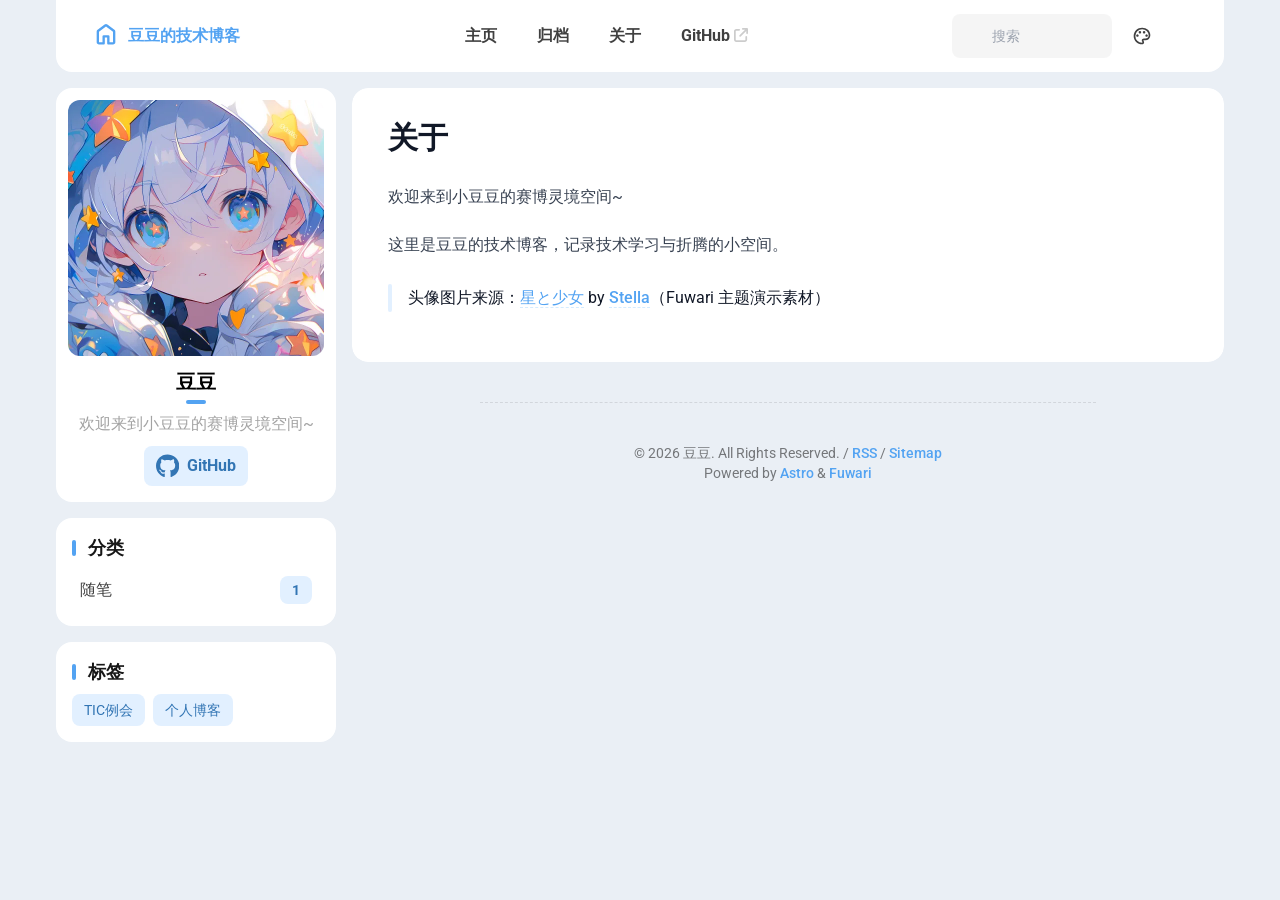
<file: blog/about/index.html>
<!DOCTYPE html><html lang="zh-CN" class="bg-[var(--page-bg)] transition text-[14px] md:text-[16px]" data-overlayscrollbars-initialize data-astro-cid-sckkx6r4 style="--bannerOffset: 15vh;--banner-height-home: 65vh;--banner-height: 35vh;--configHue: 250;--page-width: 75rem;"> <head><title>关于 - 豆豆的技术博客</title><meta charset="UTF-8"><meta name="description" content="关于"><meta name="author" content="豆豆"><meta property="og:site_name" content="豆豆的技术博客"><meta property="og:url" content="https://thudou.github.io/blog/about/"><meta property="og:title" content="关于 - 豆豆的技术博客"><meta property="og:description" content="关于"><meta property="og:type" content="website"><meta name="twitter:card" content="summary_large_image"><meta property="twitter:url" content="https://thudou.github.io/blog/about/"><meta name="twitter:title" content="关于 - 豆豆的技术博客"><meta name="twitter:description" content="关于"><meta name="viewport" content="width=device-width"><meta name="generator" content="Astro v5.13.10"><link rel="icon" href="/blog/favicon/favicon-light-32.png" sizes="32x32" media="(prefers-color-scheme: light)"><link rel="icon" href="/blog/favicon/favicon-light-128.png" sizes="128x128" media="(prefers-color-scheme: light)"><link rel="icon" href="/blog/favicon/favicon-light-180.png" sizes="180x180" media="(prefers-color-scheme: light)"><link rel="icon" href="/blog/favicon/favicon-light-192.png" sizes="192x192" media="(prefers-color-scheme: light)"><link rel="icon" href="/blog/favicon/favicon-dark-32.png" sizes="32x32" media="(prefers-color-scheme: dark)"><link rel="icon" href="/blog/favicon/favicon-dark-128.png" sizes="128x128" media="(prefers-color-scheme: dark)"><link rel="icon" href="/blog/favicon/favicon-dark-180.png" sizes="180x180" media="(prefers-color-scheme: dark)"><link rel="icon" href="/blog/favicon/favicon-dark-192.png" sizes="192x192" media="(prefers-color-scheme: dark)"><!-- Set the theme before the page is rendered to avoid a flash --><script>(function(){const DEFAULT_THEME = "auto";
const LIGHT_MODE = "light";
const DARK_MODE = "dark";
const AUTO_MODE = "auto";
const BANNER_HEIGHT_EXTEND = 30;
const PAGE_WIDTH = 75;
const configHue = 250;

			// Load the theme from local storage
			const theme = localStorage.getItem('theme') || DEFAULT_THEME;
			switch (theme) {
				case LIGHT_MODE:
					document.documentElement.classList.remove('dark');
					break
				case DARK_MODE:
					document.documentElement.classList.add('dark');
					break
				case AUTO_MODE:
					if (window.matchMedia('(prefers-color-scheme: dark)').matches) {
						document.documentElement.classList.add('dark');
					} else {
						document.documentElement.classList.remove('dark');
					}
			}

			// Load the hue from local storage
			const hue = localStorage.getItem('hue') || configHue;
			document.documentElement.style.setProperty('--hue', hue);

			// calculate the --banner-height-extend, which needs to be a multiple of 4 to avoid blurry text
			let offset = Math.floor(window.innerHeight * (BANNER_HEIGHT_EXTEND / 100));
			offset = offset - offset % 4;
			document.documentElement.style.setProperty('--banner-height-extend', `${offset}px`);
		})();</script><!-- defines global css variables. This will be applied to <html> <body> and some other elements idk why --><link rel="alternate" type="application/rss+xml" title="豆豆" href="https://thudou.github.io/rss.xml"><link rel="stylesheet" href="/blog/_astro/Layout.DSulWsr7.css">
<link rel="stylesheet" href="/blog/_astro/Layout.D8EfM71i.css">
<link rel="stylesheet" href="/blog/_astro/about.P_ajo0DT.css">
<link rel="stylesheet" href="/blog/_astro/_page_.CJoeyMzd.css">
<link rel="stylesheet" href="/blog/_astro/_page_.BmmwLq8V.css">
<style>input.svelte-1wah7ro:focus{outline:0}.search-panel.svelte-1wah7ro{max-height:calc(100vh - 100px);overflow-y:auto}#display-setting.svelte-d7tq3k input[type=range]:where(.svelte-d7tq3k){-webkit-appearance:none;height:1.5rem;background-image:var(--color-selection-bar);transition:background-image .15s ease-in-out}#display-setting.svelte-d7tq3k input[type=range]:where(.svelte-d7tq3k)::-webkit-slider-thumb{-webkit-appearance:none;height:1rem;width:.5rem;border-radius:.125rem;background:#ffffffb3;box-shadow:none}#display-setting.svelte-d7tq3k input[type=range]:where(.svelte-d7tq3k)::-webkit-slider-thumb:hover{background:#fffc}#display-setting.svelte-d7tq3k input[type=range]:where(.svelte-d7tq3k)::-webkit-slider-thumb:active{background:#fff9}#display-setting.svelte-d7tq3k input[type=range]:where(.svelte-d7tq3k)::-moz-range-thumb{-webkit-appearance:none;height:1rem;width:.5rem;border-radius:.125rem;border-width:0;background:#ffffffb3;box-shadow:none}#display-setting.svelte-d7tq3k input[type=range]:where(.svelte-d7tq3k)::-moz-range-thumb:hover{background:#fffc}#display-setting.svelte-d7tq3k input[type=range]:where(.svelte-d7tq3k)::-moz-range-thumb:active{background:#fff9}#display-setting.svelte-d7tq3k input[type=range]:where(.svelte-d7tq3k)::-ms-thumb{-webkit-appearance:none;height:1rem;width:.5rem;border-radius:.125rem;background:#ffffffb3;box-shadow:none}#display-setting.svelte-d7tq3k input[type=range]:where(.svelte-d7tq3k)::-ms-thumb:hover{background:#fffc}#display-setting.svelte-d7tq3k input[type=range]:where(.svelte-d7tq3k)::-ms-thumb:active{background:#fff9}
</style><script type="module" src="/blog/_astro/page.D9EM6djD.js"></script></head> <body class=" min-h-screen transition " data-overlayscrollbars-initialize data-astro-cid-sckkx6r4 style="--bannerOffset: 15vh;--banner-height-home: 65vh;--banner-height: 35vh;--configHue: 250;--page-width: 75rem;"> <div id="config-carrier" data-hue="250"></div>    <div id="top-row" class="z-50 pointer-events-none relative transition-all duration-700 max-w-[var(--page-width)] px-0 md:px-4 mx-auto"> <div id="navbar-wrapper" class="pointer-events-auto sticky top-0 transition-all"> <div id="navbar" class="z-50 onload-animation"> <div class="absolute h-8 left-0 right-0 -top-8 bg-[var(--card-bg)] transition"></div> <!-- used for onload animation --> <div class="card-base !overflow-visible max-w-[var(--page-width)] h-[4.5rem] !rounded-t-none mx-auto flex items-center justify-between px-4"> <a href="/blog/" class="btn-plain scale-animation rounded-lg h-[3.25rem] px-5 font-bold active:scale-95"> <div class="flex flex-row text-[var(--primary)] items-center text-md"> <svg width="1em" height="1em" viewBox="0 0 24 24" class="text-[1.75rem] mb-1 mr-2" data-icon="material-symbols:home-outline-rounded">   <symbol id="ai:material-symbols:home-outline-rounded"><path fill="currentColor" d="M6 19h3v-5q0-.425.288-.712T10 13h4q.425 0 .713.288T15 14v5h3v-9l-6-4.5L6 10zm-2 0v-9q0-.475.213-.9t.587-.7l6-4.5q.525-.4 1.2-.4t1.2.4l6 4.5q.375.275.588.7T20 10v9q0 .825-.588 1.413T18 21h-4q-.425 0-.712-.288T13 20v-5h-2v5q0 .425-.288.713T10 21H6q-.825 0-1.412-.587T4 19m8-6.75"/></symbol><use href="#ai:material-symbols:home-outline-rounded"></use>  </svg> 豆豆的技术博客 </div> </a> <div class="hidden md:flex"> <a aria-label="主页" href="/blog/" class="btn-plain scale-animation rounded-lg h-11 font-bold px-5 active:scale-95"> <div class="flex items-center"> 主页  </div> </a><a aria-label="归档" href="/blog/archive/" class="btn-plain scale-animation rounded-lg h-11 font-bold px-5 active:scale-95"> <div class="flex items-center"> 归档  </div> </a><a aria-label="关于" href="/blog/about/" class="btn-plain scale-animation rounded-lg h-11 font-bold px-5 active:scale-95"> <div class="flex items-center"> 关于  </div> </a><a aria-label="GitHub" href="https://github.com/THUDou" target="_blank" class="btn-plain scale-animation rounded-lg h-11 font-bold px-5 active:scale-95"> <div class="flex items-center"> GitHub <svg width="1em" height="1em" viewBox="0 0 512 512" class="text-[0.875rem] transition -translate-y-[1px] ml-1 text-black/[0.2] dark:text-white/[0.2]" data-icon="fa6-solid:arrow-up-right-from-square">   <symbol id="ai:fa6-solid:arrow-up-right-from-square"><path fill="currentColor" d="M320 0c-17.7 0-32 14.3-32 32s14.3 32 32 32h82.7L201.4 265.4c-12.5 12.5-12.5 32.8 0 45.3s32.8 12.5 45.3 0L448 109.3V192c0 17.7 14.3 32 32 32s32-14.3 32-32V32c0-17.7-14.3-32-32-32zM80 32C35.8 32 0 67.8 0 112v320c0 44.2 35.8 80 80 80h320c44.2 0 80-35.8 80-80V320c0-17.7-14.3-32-32-32s-32 14.3-32 32v112c0 8.8-7.2 16-16 16H80c-8.8 0-16-7.2-16-16V112c0-8.8 7.2-16 16-16h112c17.7 0 32-14.3 32-32s-14.3-32-32-32z"/></symbol><use href="#ai:fa6-solid:arrow-up-right-from-square"></use>  </svg> </div> </a> </div> <div class="flex"> <!--<SearchPanel client:load>--> <style>astro-island,astro-slot,astro-static-slot{display:contents}</style><script>(()=>{var e=async t=>{await(await t())()};(self.Astro||(self.Astro={})).only=e;window.dispatchEvent(new Event("astro:only"));})();</script><script>(()=>{var A=Object.defineProperty;var g=(i,o,a)=>o in i?A(i,o,{enumerable:!0,configurable:!0,writable:!0,value:a}):i[o]=a;var d=(i,o,a)=>g(i,typeof o!="symbol"?o+"":o,a);{let i={0:t=>m(t),1:t=>a(t),2:t=>new RegExp(t),3:t=>new Date(t),4:t=>new Map(a(t)),5:t=>new Set(a(t)),6:t=>BigInt(t),7:t=>new URL(t),8:t=>new Uint8Array(t),9:t=>new Uint16Array(t),10:t=>new Uint32Array(t),11:t=>1/0*t},o=t=>{let[l,e]=t;return l in i?i[l](e):void 0},a=t=>t.map(o),m=t=>typeof t!="object"||t===null?t:Object.fromEntries(Object.entries(t).map(([l,e])=>[l,o(e)]));class y extends HTMLElement{constructor(){super(...arguments);d(this,"Component");d(this,"hydrator");d(this,"hydrate",async()=>{var b;if(!this.hydrator||!this.isConnected)return;let e=(b=this.parentElement)==null?void 0:b.closest("astro-island[ssr]");if(e){e.addEventListener("astro:hydrate",this.hydrate,{once:!0});return}let c=this.querySelectorAll("astro-slot"),n={},h=this.querySelectorAll("template[data-astro-template]");for(let r of h){let s=r.closest(this.tagName);s!=null&&s.isSameNode(this)&&(n[r.getAttribute("data-astro-template")||"default"]=r.innerHTML,r.remove())}for(let r of c){let s=r.closest(this.tagName);s!=null&&s.isSameNode(this)&&(n[r.getAttribute("name")||"default"]=r.innerHTML)}let p;try{p=this.hasAttribute("props")?m(JSON.parse(this.getAttribute("props"))):{}}catch(r){let s=this.getAttribute("component-url")||"<unknown>",v=this.getAttribute("component-export");throw v&&(s+=` (export ${v})`),console.error(`[hydrate] Error parsing props for component ${s}`,this.getAttribute("props"),r),r}let u;await this.hydrator(this)(this.Component,p,n,{client:this.getAttribute("client")}),this.removeAttribute("ssr"),this.dispatchEvent(new CustomEvent("astro:hydrate"))});d(this,"unmount",()=>{this.isConnected||this.dispatchEvent(new CustomEvent("astro:unmount"))})}disconnectedCallback(){document.removeEventListener("astro:after-swap",this.unmount),document.addEventListener("astro:after-swap",this.unmount,{once:!0})}connectedCallback(){if(!this.hasAttribute("await-children")||document.readyState==="interactive"||document.readyState==="complete")this.childrenConnectedCallback();else{let e=()=>{document.removeEventListener("DOMContentLoaded",e),c.disconnect(),this.childrenConnectedCallback()},c=new MutationObserver(()=>{var n;((n=this.lastChild)==null?void 0:n.nodeType)===Node.COMMENT_NODE&&this.lastChild.nodeValue==="astro:end"&&(this.lastChild.remove(),e())});c.observe(this,{childList:!0}),document.addEventListener("DOMContentLoaded",e)}}async childrenConnectedCallback(){let e=this.getAttribute("before-hydration-url");e&&await import(e),this.start()}async start(){let e=JSON.parse(this.getAttribute("opts")),c=this.getAttribute("client");if(Astro[c]===void 0){window.addEventListener(`astro:${c}`,()=>this.start(),{once:!0});return}try{await Astro[c](async()=>{let n=this.getAttribute("renderer-url"),[h,{default:p}]=await Promise.all([import(this.getAttribute("component-url")),n?import(n):()=>()=>{}]),u=this.getAttribute("component-export")||"default";if(!u.includes("."))this.Component=h[u];else{this.Component=h;for(let f of u.split("."))this.Component=this.Component[f]}return this.hydrator=p,this.hydrate},e,this)}catch(n){console.error(`[astro-island] Error hydrating ${this.getAttribute("component-url")}`,n)}}attributeChangedCallback(){this.hydrate()}}d(y,"observedAttributes",["props"]),customElements.get("astro-island")||customElements.define("astro-island",y)}})();</script><astro-island uid="ZIrzIo" component-url="/blog/_astro/Search.CCDoMYr2.js" component-export="default" renderer-url="/blog/_astro/client.svelte.CT1D3Wa7.js" props="{}" ssr client="only" opts="{&quot;name&quot;:&quot;Search&quot;,&quot;value&quot;:&quot;svelte&quot;}"></astro-island> <button aria-label="Display Settings" class="btn-plain scale-animation rounded-lg h-11 w-11 active:scale-90" id="display-settings-switch"> <svg width="1em" height="1em" viewBox="0 0 24 24" class="text-[1.25rem]" data-icon="material-symbols:palette-outline">   <symbol id="ai:material-symbols:palette-outline"><path fill="currentColor" d="M12 22q-2.05 0-3.875-.788t-3.187-2.15t-2.15-3.187T2 12q0-2.075.813-3.9t2.2-3.175T8.25 2.788T12.2 2q2 0 3.775.688t3.113 1.9t2.125 2.875T22 11.05q0 2.875-1.75 4.413T16 17h-1.85q-.225 0-.312.125t-.088.275q0 .3.375.863t.375 1.287q0 1.25-.687 1.85T12 22m-4.425-9.425Q8 12.15 8 11.5t-.425-1.075T6.5 10t-1.075.425T5 11.5t.425 1.075T6.5 13t1.075-.425m3-4Q11 8.15 11 7.5t-.425-1.075T9.5 6t-1.075.425T8 7.5t.425 1.075T9.5 9t1.075-.425m5 0Q16 8.15 16 7.5t-.425-1.075T14.5 6t-1.075.425T13 7.5t.425 1.075T14.5 9t1.075-.425m3 4Q19 12.15 19 11.5t-.425-1.075T17.5 10t-1.075.425T16 11.5t.425 1.075T17.5 13t1.075-.425M12 20q.225 0 .363-.125t.137-.325q0-.35-.375-.825T11.75 17.3q0-1.05.725-1.675T14.25 15H16q1.65 0 2.825-.962T20 11.05q0-3.025-2.312-5.038T12.2 4Q8.8 4 6.4 6.325T4 12q0 3.325 2.338 5.663T12 20"/></symbol><use href="#ai:material-symbols:palette-outline"></use>  </svg> </button> <astro-island uid="1ehScC" component-url="/blog/_astro/LightDarkSwitch.Nhr_kW8l.js" component-export="default" renderer-url="/blog/_astro/client.svelte.CT1D3Wa7.js" props="{}" ssr client="only" opts="{&quot;name&quot;:&quot;LightDarkSwitch&quot;,&quot;value&quot;:&quot;svelte&quot;}"></astro-island> <button aria-label="Menu" name="Nav Menu" class="btn-plain scale-animation rounded-lg w-11 h-11 active:scale-90 md:!hidden" id="nav-menu-switch"> <svg width="1em" height="1em" viewBox="0 0 24 24" class="text-[1.25rem]" data-icon="material-symbols:menu-rounded">   <symbol id="ai:material-symbols:menu-rounded"><path fill="currentColor" d="M4 18q-.425 0-.712-.288T3 17t.288-.712T4 16h16q.425 0 .713.288T21 17t-.288.713T20 18zm0-5q-.425 0-.712-.288T3 12t.288-.712T4 11h16q.425 0 .713.288T21 12t-.288.713T20 13zm0-5q-.425 0-.712-.288T3 7t.288-.712T4 6h16q.425 0 .713.288T21 7t-.288.713T20 8z"/></symbol><use href="#ai:material-symbols:menu-rounded"></use>  </svg> </button> </div> <div id="nav-menu-panel" class="float-panel float-panel-closed absolute transition-all fixed right-4 px-2 py-2"> <a href="/blog/" class="group flex justify-between items-center py-2 pl-3 pr-1 rounded-lg gap-8
            hover:bg-[var(--btn-plain-bg-hover)] active:bg-[var(--btn-plain-bg-active)] transition
        "> <div class="transition text-black/75 dark:text-white/75 font-bold group-hover:text-[var(--primary)] group-active:text-[var(--primary)]"> 主页 </div> <svg width="1em" height="1em" viewBox="0 0 24 24" class="transition text-[1.25rem] text-[var(--primary)]" data-icon="material-symbols:chevron-right-rounded">   <symbol id="ai:material-symbols:chevron-right-rounded"><path fill="currentColor" d="M12.6 12L8.7 8.1q-.275-.275-.275-.7t.275-.7t.7-.275t.7.275l4.6 4.6q.15.15.213.325t.062.375t-.062.375t-.213.325l-4.6 4.6q-.275.275-.7.275t-.7-.275t-.275-.7t.275-.7z"/></symbol><use href="#ai:material-symbols:chevron-right-rounded"></use>  </svg>  </a><a href="/blog/archive/" class="group flex justify-between items-center py-2 pl-3 pr-1 rounded-lg gap-8
            hover:bg-[var(--btn-plain-bg-hover)] active:bg-[var(--btn-plain-bg-active)] transition
        "> <div class="transition text-black/75 dark:text-white/75 font-bold group-hover:text-[var(--primary)] group-active:text-[var(--primary)]"> 归档 </div> <svg width="1em" height="1em" viewBox="0 0 24 24" class="transition text-[1.25rem] text-[var(--primary)]" data-icon="material-symbols:chevron-right-rounded">   <use href="#ai:material-symbols:chevron-right-rounded"></use>  </svg>  </a><a href="/blog/about/" class="group flex justify-between items-center py-2 pl-3 pr-1 rounded-lg gap-8
            hover:bg-[var(--btn-plain-bg-hover)] active:bg-[var(--btn-plain-bg-active)] transition
        "> <div class="transition text-black/75 dark:text-white/75 font-bold group-hover:text-[var(--primary)] group-active:text-[var(--primary)]"> 关于 </div> <svg width="1em" height="1em" viewBox="0 0 24 24" class="transition text-[1.25rem] text-[var(--primary)]" data-icon="material-symbols:chevron-right-rounded">   <use href="#ai:material-symbols:chevron-right-rounded"></use>  </svg>  </a><a href="https://github.com/THUDou" class="group flex justify-between items-center py-2 pl-3 pr-1 rounded-lg gap-8
            hover:bg-[var(--btn-plain-bg-hover)] active:bg-[var(--btn-plain-bg-active)] transition
        " target="_blank"> <div class="transition text-black/75 dark:text-white/75 font-bold group-hover:text-[var(--primary)] group-active:text-[var(--primary)]"> GitHub </div>  <svg width="1em" height="1em" viewBox="0 0 512 512" class="transition text-[0.75rem] text-black/25 dark:text-white/25 -translate-x-1" data-icon="fa6-solid:arrow-up-right-from-square">   <use href="#ai:fa6-solid:arrow-up-right-from-square"></use>  </svg> </a> </div> <astro-island uid="r9i0S" component-url="/blog/_astro/DisplaySettings.BjPFk0iq.js" component-export="default" renderer-url="/blog/_astro/client.svelte.CT1D3Wa7.js" props="{}" ssr client="only" opts="{&quot;name&quot;:&quot;DisplaySettings&quot;,&quot;value&quot;:&quot;svelte&quot;}"></astro-island> </div> </div> <script type="module">function c(){localStorage.theme==="dark"?(document.documentElement.classList.remove("dark"),localStorage.theme="light"):(document.documentElement.classList.add("dark"),localStorage.theme="dark")}function o(){let t=document.getElementById("scheme-switch");t&&(t.onclick=function(){c()});let n=document.getElementById("display-settings-switch");n&&(n.onclick=function(){let e=document.getElementById("display-setting");e&&e.classList.toggle("float-panel-closed")});let l=document.getElementById("nav-menu-switch");l&&(l.onclick=function(){let e=document.getElementById("nav-menu-panel");e&&e.classList.toggle("float-panel-closed")})}o();</script> <script>(function(){const scriptUrl = "/blog/pagefind/pagefind.js";

async function loadPagefind() {
    try {
        const response = await fetch(scriptUrl, { method: 'HEAD' });
        if (!response.ok) {
            throw new Error(`Pagefind script not found: ${response.status}`);
        }

        const pagefind = await import(scriptUrl);

        await pagefind.options({
            excerptLength: 20
        });

        window.pagefind = pagefind;

        document.dispatchEvent(new CustomEvent('pagefindready'));
        console.log('Pagefind loaded and initialized successfully, event dispatched.');
    } catch (error) {
        console.error('Failed to load Pagefind:', error);
        window.pagefind = {
            search: () => Promise.resolve({ results: [] }),
            options: () => Promise.resolve(),
        };
        document.dispatchEvent(new CustomEvent('pagefindloaderror'));
        console.log('Pagefind load error, event dispatched.');
    }
}

if (document.readyState === 'loading') {
    document.addEventListener('DOMContentLoaded', loadPagefind);
} else {
    loadPagefind();
}
})();</script> </div> </div>   <div class="absolute w-full z-30 pointer-events-none" style="top: 5.5rem"> <!-- The pointer-events-none here prevent blocking the click event of the TOC --> <div class="relative max-w-[var(--page-width)] mx-auto pointer-events-auto"> <div id="main-grid" class="transition duration-700 w-full left-0 right-0 grid grid-cols-[17.5rem_auto] grid-rows-[auto_1fr_auto] lg:grid-rows-[auto]
    mx-auto gap-4 px-0 md:px-4"> <!-- Banner image credit -->  <div id="sidebar" class="mb-4 row-start-2 row-end-3 col-span-2 lg:row-start-1 lg:row-end-2 lg:col-span-1 lg:max-w-[17.5rem] onload-animation w-full"> <div class="flex flex-col w-full gap-4 mb-4"> <div class="card-base p-3"> <a aria-label="Go to About Page" href="/blog/about/" class="group block relative mx-auto mt-1 lg:mx-0 lg:mt-0 mb-3
       max-w-[12rem] lg:max-w-none overflow-hidden rounded-xl active:scale-95"> <div class="absolute transition pointer-events-none group-hover:bg-black/30 group-active:bg-black/50
        w-full h-full z-50 flex items-center justify-center"> <svg width="1.13em" height="1em" viewBox="0 0 576 512" class="transition opacity-0 scale-90 group-hover:scale-100 group-hover:opacity-100 text-white text-5xl" data-icon="fa6-regular:address-card">   <symbol id="ai:fa6-regular:address-card"><path fill="currentColor" d="M512 80c8.8 0 16 7.2 16 16v320c0 8.8-7.2 16-16 16H64c-8.8 0-16-7.2-16-16V96c0-8.8 7.2-16 16-16zM64 32C28.7 32 0 60.7 0 96v320c0 35.3 28.7 64 64 64h448c35.3 0 64-28.7 64-64V96c0-35.3-28.7-64-64-64zm144 224a64 64 0 1 0 0-128a64 64 0 1 0 0 128m-32 32c-44.2 0-80 35.8-80 80c0 8.8 7.2 16 16 16h192c8.8 0 16-7.2 16-16c0-44.2-35.8-80-80-80zm200-144c-13.3 0-24 10.7-24 24s10.7 24 24 24h80c13.3 0 24-10.7 24-24s-10.7-24-24-24zm0 96c-13.3 0-24 10.7-24 24s10.7 24 24 24h80c13.3 0 24-10.7 24-24s-10.7-24-24-24z"/></symbol><use href="#ai:fa6-regular:address-card"></use>  </svg> </div> <div class="mx-auto lg:w-full h-full lg:mt-0  overflow-hidden relative"> <div class="transition absolute inset-0 dark:bg-black/10 bg-opacity-50 pointer-events-none"></div> <img src="/blog/_astro/demo-avatar.CxcI0ivM_Zjwhpa.webp" alt="Profile Image of the Author" style="object-position: center" loading="lazy" decoding="async" fetchpriority="auto" width="512" height="512" class="w-full h-full object-cover">  </div> </a> <div class="px-2"> <div class="font-bold text-xl text-center mb-1 dark:text-neutral-50 transition">豆豆</div> <div class="h-1 w-5 bg-[var(--primary)] mx-auto rounded-full mb-2 transition"></div> <div class="text-center text-neutral-400 mb-2.5 transition">欢迎来到小豆豆的赛博灵境空间~</div> <div class="flex flex-wrap gap-2 justify-center mb-1">  <a rel="me" aria-label="GitHub" href="https://github.com/THUDou" target="_blank" class="btn-regular rounded-lg h-10 gap-2 px-3 font-bold active:scale-95"> <svg width="0.97em" height="1em" viewBox="0 0 496 512" class="text-[1.5rem]" data-icon="fa6-brands:github">   <symbol id="ai:fa6-brands:github"><path fill="currentColor" d="M165.9 397.4c0 2-2.3 3.6-5.2 3.6c-3.3.3-5.6-1.3-5.6-3.6c0-2 2.3-3.6 5.2-3.6c3-.3 5.6 1.3 5.6 3.6m-31.1-4.5c-.7 2 1.3 4.3 4.3 4.9c2.6 1 5.6 0 6.2-2s-1.3-4.3-4.3-5.2c-2.6-.7-5.5.3-6.2 2.3m44.2-1.7c-2.9.7-4.9 2.6-4.6 4.9c.3 2 2.9 3.3 5.9 2.6c2.9-.7 4.9-2.6 4.6-4.6c-.3-1.9-3-3.2-5.9-2.9M244.8 8C106.1 8 0 113.3 0 252c0 110.9 69.8 205.8 169.5 239.2c12.8 2.3 17.3-5.6 17.3-12.1c0-6.2-.3-40.4-.3-61.4c0 0-70 15-84.7-29.8c0 0-11.4-29.1-27.8-36.6c0 0-22.9-15.7 1.6-15.4c0 0 24.9 2 38.6 25.8c21.9 38.6 58.6 27.5 72.9 20.9c2.3-16 8.8-27.1 16-33.7c-55.9-6.2-112.3-14.3-112.3-110.5c0-27.5 7.6-41.3 23.6-58.9c-2.6-6.5-11.1-33.3 2.6-67.9c20.9-6.5 69 27 69 27c20-5.6 41.5-8.5 62.8-8.5s42.8 2.9 62.8 8.5c0 0 48.1-33.6 69-27c13.7 34.7 5.2 61.4 2.6 67.9c16 17.7 25.8 31.5 25.8 58.9c0 96.5-58.9 104.2-114.8 110.5c9.2 7.9 17 22.9 17 46.4c0 33.7-.3 75.4-.3 83.6c0 6.5 4.6 14.4 17.3 12.1C428.2 457.8 496 362.9 496 252C496 113.3 383.5 8 244.8 8M97.2 352.9c-1.3 1-1 3.3.7 5.2c1.6 1.6 3.9 2.3 5.2 1c1.3-1 1-3.3-.7-5.2c-1.6-1.6-3.9-2.3-5.2-1m-10.8-8.1c-.7 1.3.3 2.9 2.3 3.9c1.6 1 3.6.7 4.3-.7c.7-1.3-.3-2.9-2.3-3.9c-2-.6-3.6-.3-4.3.7m32.4 35.6c-1.6 1.3-1 4.3 1.3 6.2c2.3 2.3 5.2 2.6 6.5 1c1.3-1.3.7-4.3-1.3-6.2c-2.2-2.3-5.2-2.6-6.5-1m-11.4-14.7c-1.6 1-1.6 3.6 0 5.9s4.3 3.3 5.6 2.3c1.6-1.3 1.6-3.9 0-6.2c-1.4-2.3-4-3.3-5.6-2"/></symbol><use href="#ai:fa6-brands:github"></use>  </svg> GitHub </a> </div> </div> </div> </div> <div id="sidebar-sticky" class="transition-all duration-700 flex flex-col w-full gap-4 top-4 sticky top-4"> <widget-layout data-id="categories" data-is-collapsed="false" class="pb-4 card-base onload-animation" style="animation-delay: 150ms; --collapsedHeight: 7.5rem;" data-astro-cid-ucso7hve="true"> <div class="font-bold transition text-lg text-neutral-900 dark:text-neutral-100 relative ml-8 mt-4 mb-2
        before:w-1 before:h-4 before:rounded-md before:bg-[var(--primary)]
        before:absolute before:left-[-16px] before:top-[5.5px]" data-astro-cid-ucso7hve style="--collapsedHeight: 7.5rem;">分类</div> <div id="categories" class="collapse-wrapper px-4 overflow-hidden" data-astro-cid-ucso7hve style="--collapsedHeight: 7.5rem;"> <a href="/blog/archive/?category=%E9%9A%8F%E7%AC%94" aria-label="View all posts in the 随笔 category"> <button class="
            w-full
            h-10
            rounded-lg
            bg-none
            hover:bg-[var(--btn-plain-bg-hover)]
            active:bg-[var(--btn-plain-bg-active)]
            transition-all
            pl-2
            hover:pl-3
            
            text-neutral-700
            hover:text-[var(--primary)]
            dark:text-neutral-300
            dark:hover:text-[var(--primary)]
        "> <div class="flex items-center justify-between relative mr-2"> <div class="overflow-hidden text-left whitespace-nowrap overflow-ellipsis  "> 随笔 </div> <div class="transition px-2 h-7 ml-4 min-w-[2rem] rounded-lg text-sm font-bold
                    text-[var(--btn-content)] dark:text-[var(--deep-text)]
                    bg-[var(--btn-regular-bg)] dark:bg-[var(--primary)]
                    flex items-center justify-center"> 1 </div> </div> </button> </a> </div>  </widget-layout>  <script type="module">class d extends HTMLElement{constructor(){if(super(),this.dataset.isCollapsed!=="true")return;const e=this.dataset.id,t=this.querySelector(".expand-btn"),s=this.querySelector(`#${e}`);t.addEventListener("click",()=>{s.classList.remove("collapsed"),t.classList.add("hidden")})}}customElements.get("widget-layout")||customElements.define("widget-layout",d);</script> <widget-layout data-id="tags" data-is-collapsed="false" class="pb-4 card-base onload-animation" style="animation-delay: 200ms; --collapsedHeight: 7.5rem;" data-astro-cid-ucso7hve="true"> <div class="font-bold transition text-lg text-neutral-900 dark:text-neutral-100 relative ml-8 mt-4 mb-2
        before:w-1 before:h-4 before:rounded-md before:bg-[var(--primary)]
        before:absolute before:left-[-16px] before:top-[5.5px]" data-astro-cid-ucso7hve style="--collapsedHeight: 7.5rem;">标签</div> <div id="tags" class="collapse-wrapper px-4 overflow-hidden" data-astro-cid-ucso7hve style="--collapsedHeight: 7.5rem;">  <div class="flex gap-2 flex-wrap"> <a href="/blog/archive/?tag=TIC%E4%BE%8B%E4%BC%9A" aria-label="View all posts with the TIC例会 tag" class="btn-regular h-8 text-sm px-3 rounded-lg">  TIC例会 </a><a href="/blog/archive/?tag=%E4%B8%AA%E4%BA%BA%E5%8D%9A%E5%AE%A2" aria-label="View all posts with the 个人博客 tag" class="btn-regular h-8 text-sm px-3 rounded-lg">  个人博客 </a> </div>  </div>  </widget-layout>   </div> </div> <main id="swup-container" class="transition-swup-fade col-span-2 lg:col-span-1 overflow-hidden"> <div id="content-wrapper" class="onload-animation"> <!-- the overflow-hidden here prevent long text break the layout--> <!-- make id different from windows.swup global property -->  <div class="flex w-full rounded-[var(--radius-large)] overflow-hidden relative min-h-32"> <div class="card-base z-10 px-9 py-6 relative w-full "> <div data-pagefind-body class="prose dark:prose-invert prose-base !max-w-none custom-md mt-2"> <!--<div class="prose dark:prose-invert max-w-none custom-md">--> <!--<div class="max-w-none custom-md">-->  <section><h1 id="关于">关于<a class="anchor" href="#关于"><span class="anchor-icon" data-pagefind-ignore="">#</span></a></h1><p>欢迎来到小豆豆的赛博灵境空间~</p><p>这里是豆豆的技术博客，记录技术学习与折腾的小空间。</p><blockquote>
<p>头像图片来源：<a href="https://www.pixiv.net/artworks/108916539">星と少女</a> by <a href="https://www.pixiv.net/users/93273965">Stella</a>（Fuwari 主题演示素材）</p>
</blockquote></section>  </div> <script type="module">document.addEventListener("click",function(s){const t=s.target;if(t&&t.classList.contains("copy-btn")){const c=t.closest("pre")?.querySelector("code"),i=Array.from(c?.querySelectorAll(".code:not(summary *)")??[]).map(e=>e.textContent).map(e=>e===`
`?"":e).join(`
`);navigator.clipboard.writeText(i);const o=t.getAttribute("data-timeout-id");o&&clearTimeout(parseInt(o)),t.classList.add("success");const n=setTimeout(()=>{t.classList.remove("success")},1e3);t.setAttribute("data-timeout-id",n.toString())}});</script> </div> </div>  <div class="footer col-span-2 onload-animation hidden lg:block"> <!--<div class="border-t border-[var(&#45;&#45;primary)] mx-16 border-dashed py-8 max-w-[var(&#45;&#45;page-width)] flex flex-col items-center justify-center px-6">--><div class="transition border-t border-black/10 dark:border-white/15 my-10 border-dashed mx-32"></div> <!--<div class="transition bg-[oklch(92%_0.01_var(&#45;&#45;hue))] dark:bg-black rounded-2xl py-8 mt-4 mb-8 flex flex-col items-center justify-center px-6">--> <div class="transition border-dashed border-[oklch(85%_0.01_var(--hue))] dark:border-white/15 rounded-2xl mb-12 flex flex-col items-center justify-center px-6"> <div class="transition text-50 text-sm text-center">
&copy; <span id="copyright-year">2026</span> 豆豆. All Rights Reserved. /
<a class="transition link text-[var(--primary)] font-medium" target="_blank" href="/blog/rss.xml">RSS</a> /
<a class="transition link text-[var(--primary)] font-medium" target="_blank" href="/blog/sitemap-index.xml">Sitemap</a><br>
Powered by
<a class="transition link text-[var(--primary)] font-medium" target="_blank" href="https://astro.build">Astro</a> &
<a class="transition link text-[var(--primary)] font-medium" target="_blank" href="https://github.com/saicaca/fuwari">Fuwari</a> </div> </div> </div> </div> </main> <div class="footer col-span-2 onload-animation block lg:hidden"> <!--<div class="border-t border-[var(&#45;&#45;primary)] mx-16 border-dashed py-8 max-w-[var(&#45;&#45;page-width)] flex flex-col items-center justify-center px-6">--><div class="transition border-t border-black/10 dark:border-white/15 my-10 border-dashed mx-32"></div> <!--<div class="transition bg-[oklch(92%_0.01_var(&#45;&#45;hue))] dark:bg-black rounded-2xl py-8 mt-4 mb-8 flex flex-col items-center justify-center px-6">--> <div class="transition border-dashed border-[oklch(85%_0.01_var(--hue))] dark:border-white/15 rounded-2xl mb-12 flex flex-col items-center justify-center px-6"> <div class="transition text-50 text-sm text-center">
&copy; <span id="copyright-year">2026</span> 豆豆. All Rights Reserved. /
<a class="transition link text-[var(--primary)] font-medium" target="_blank" href="/blog/rss.xml">RSS</a> /
<a class="transition link text-[var(--primary)] font-medium" target="_blank" href="/blog/sitemap-index.xml">Sitemap</a><br>
Powered by
<a class="transition link text-[var(--primary)] font-medium" target="_blank" href="https://astro.build">Astro</a> &
<a class="transition link text-[var(--primary)] font-medium" target="_blank" href="https://github.com/saicaca/fuwari">Fuwari</a> </div> </div> </div> </div> <!-- There can't be a filter on parent element, or it will break `fixed` --><div class="back-to-top-wrapper hidden lg:block" data-astro-cid-eymb5ayk> <div id="back-to-top-btn" class="back-to-top-btn hide flex items-center rounded-2xl overflow-hidden transition" onclick="backToTop()" data-astro-cid-eymb5ayk> <button aria-label="Back to Top" class="btn-card h-[3.75rem] w-[3.75rem]" data-astro-cid-eymb5ayk> <svg width="1em" height="1em" viewBox="0 0 24 24" class="mx-auto" data-astro-cid-eymb5ayk="true" data-icon="material-symbols:keyboard-arrow-up-rounded">   <symbol id="ai:material-symbols:keyboard-arrow-up-rounded"><path fill="currentColor" d="m12 10.8l-3.9 3.9q-.275.275-.7.275t-.7-.275t-.275-.7t.275-.7l4.6-4.6q.3-.3.7-.3t.7.3l4.6 4.6q.275.275.275.7t-.275.7t-.7.275t-.7-.275z"/></symbol><use href="#ai:material-symbols:keyboard-arrow-up-rounded"></use>  </svg> </button> </div> </div>  <script>
function backToTop() {
    window.scroll({ top: 0, behavior: 'smooth' });
}
</script> </div> </div>  <div class="absolute w-full z-0 hidden 2xl:block"> <div class="relative max-w-[var(--page-width)] mx-auto"> <!-- TOC component --> <div id="toc-wrapper" class="hidden lg:block transition absolute top-0 -right-[var(--toc-width)] w-[var(--toc-width)] items-center"> <div id="toc-inner-wrapper" class="fixed top-14 w-[var(--toc-width)] h-[calc(100vh_-_20rem)] overflow-y-scroll overflow-x-hidden hide-scrollbar"> <div id="toc" class="w-full h-full transition-swup-fade "> <div class="h-8 w-full"></div> <script type="module">class l extends HTMLElement{tocEl=null;visibleClass="visible";observer;anchorNavTarget=null;headingIdxMap=new Map;headings=[];sections=[];tocEntries=[];active=[];activeIndicator=null;constructor(){super(),this.observer=new IntersectionObserver(this.markVisibleSection,{threshold:0})}markVisibleSection=t=>{t.forEach(e=>{const i=e.target.children[0]?.getAttribute("id"),s=i?this.headingIdxMap.get(i):void 0;s!=null&&(this.active[s]=e.isIntersecting),e.isIntersecting&&this.anchorNavTarget==e.target.firstChild&&(this.anchorNavTarget=null)}),this.active.includes(!0)||this.fallback(),this.update()};toggleActiveHeading=()=>{let t=this.active.length-1,e=this.active.length-1,i=-1;for(;t>=0&&!this.active[t];)this.tocEntries[t].classList.remove(this.visibleClass),t--;for(;t>=0&&this.active[t];)this.tocEntries[t].classList.add(this.visibleClass),e=Math.min(e,t),i=Math.max(i,t),t--;for(;t>=0;)this.tocEntries[t].classList.remove(this.visibleClass),t--;if(e>i)this.activeIndicator?.setAttribute("style","opacity: 0");else{let s=this.tocEl?.getBoundingClientRect().top||0,n=this.tocEl?.scrollTop||0,o=this.tocEntries[e].getBoundingClientRect().top-s+n,c=this.tocEntries[i].getBoundingClientRect().bottom-s+n;this.activeIndicator?.setAttribute("style",`top: ${o}px; height: ${c-o}px`)}};scrollToActiveHeading=()=>{if(this.anchorNavTarget||!this.tocEl)return;const t=document.querySelectorAll(`#toc .${this.visibleClass}`);if(!t.length)return;const e=t[0],i=t[t.length-1],s=this.tocEl.clientHeight;let n;i.getBoundingClientRect().bottom-e.getBoundingClientRect().top<.9*s?n=e.offsetTop-32:n=i.offsetTop-s*.8,this.tocEl.scrollTo({top:n,left:0,behavior:"smooth"})};update=()=>{requestAnimationFrame(()=>{this.toggleActiveHeading(),this.scrollToActiveHeading()})};fallback=()=>{if(this.sections.length)for(let t=0;t<this.sections.length;t++){let e=this.sections[t].getBoundingClientRect().top,i=this.sections[t].getBoundingClientRect().bottom;if(this.isInRange(e,0,window.innerHeight)||this.isInRange(i,0,window.innerHeight)||e<0&&i>window.innerHeight)this.markActiveHeading(t);else if(e>window.innerHeight)break}};markActiveHeading=t=>{this.active[t]=!0};handleAnchorClick=t=>{const e=t.composedPath().find(i=>i instanceof HTMLAnchorElement);if(e){const i=decodeURIComponent(e.hash?.substring(1)),s=this.headingIdxMap.get(i);s!==void 0?this.anchorNavTarget=this.headings[s]:this.anchorNavTarget=null}};isInRange(t,e,i){return e<t&&t<i}connectedCallback(){const t=document.querySelector(".prose");t?t.addEventListener("animationend",()=>{this.init()},{once:!0}):console.debug("Animation element not found")}init(){if(this.tocEl=document.getElementById("toc-inner-wrapper"),!!this.tocEl&&(this.tocEl.addEventListener("click",this.handleAnchorClick,{capture:!0}),this.activeIndicator=document.getElementById("active-indicator"),this.tocEntries=Array.from(document.querySelectorAll("#toc a[href^='#']")),this.tocEntries.length!==0)){this.sections=new Array(this.tocEntries.length),this.headings=new Array(this.tocEntries.length);for(let t=0;t<this.tocEntries.length;t++){const e=decodeURIComponent(this.tocEntries[t].hash?.substring(1)),i=document.getElementById(e),s=i?.parentElement;i instanceof HTMLElement&&s instanceof HTMLElement&&(this.headings[t]=i,this.sections[t]=s,this.headingIdxMap.set(e,t))}this.active=new Array(this.tocEntries.length).fill(!1),this.sections.forEach(t=>this.observer.observe(t)),this.fallback(),this.update()}}disconnectedCallback(){this.sections.forEach(t=>this.observer.unobserve(t)),this.observer.disconnect(),this.tocEl?.removeEventListener("click",this.handleAnchorClick)}}customElements.get("table-of-contents")||customElements.define("table-of-contents",l);</script> <div class="h-8 w-full"></div> </div> </div> </div> <!-- #toc needs to exist for Swup to work normally -->  </div> </div>  <!-- increase the page height during page transition to prevent the scrolling animation from jumping --> <div id="page-height-extend" class="hidden h-[300vh]" data-astro-cid-sckkx6r4 style="--bannerOffset: 15vh;--banner-height-home: 65vh;--banner-height: 35vh;--configHue: 250;--page-width: 75rem;"></div>  <script type="module" src="/blog/_astro/Layout.astro_astro_type_script_index_0_lang.CeNDOGRL.js"></script> <script type="module" src="/blog/_astro/Layout.astro_astro_type_script_index_1_lang.CczTRldH.js"></script></body></html>
</file>
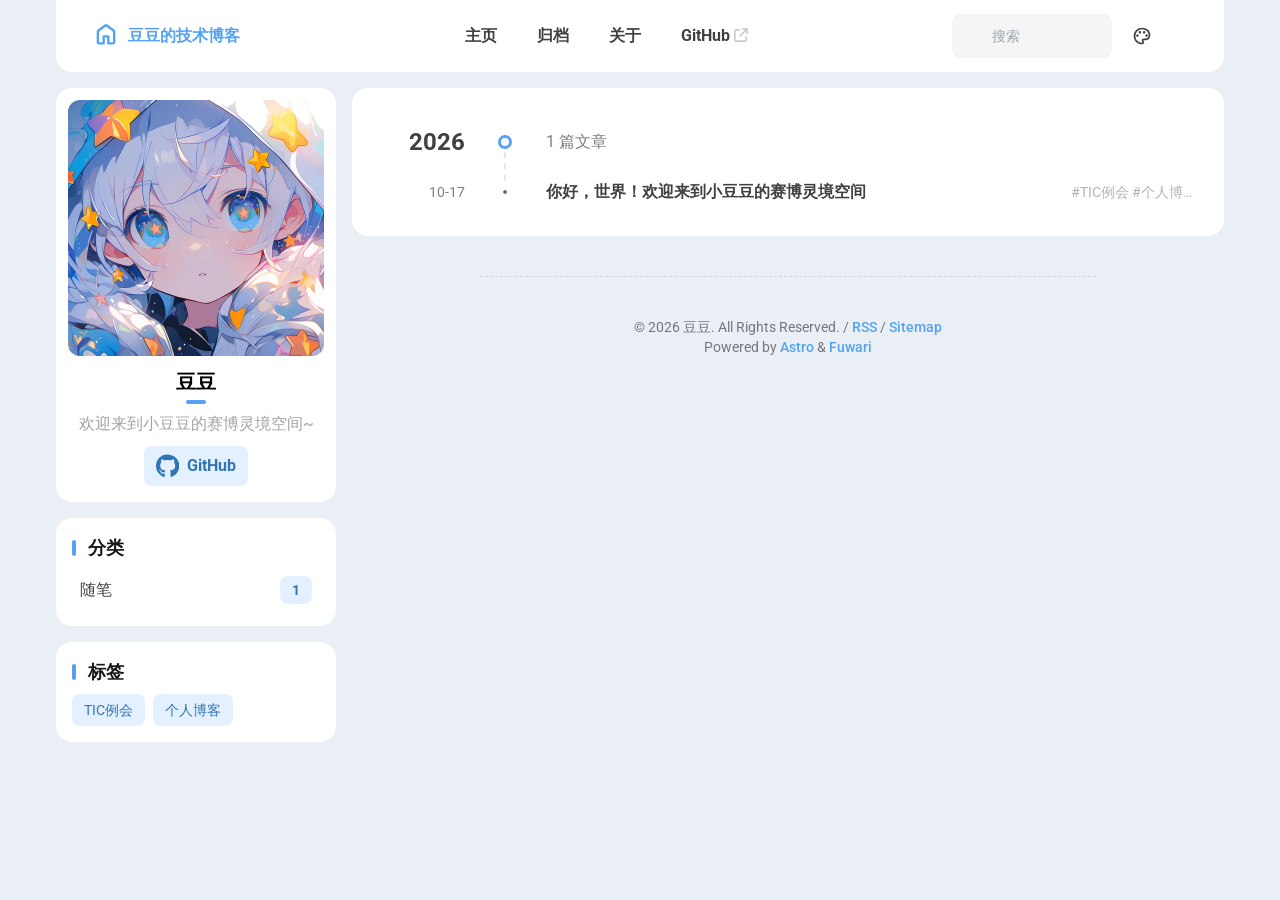
<file: blog/archive/index.html>
<!DOCTYPE html><html lang="zh-CN" class="bg-[var(--page-bg)] transition text-[14px] md:text-[16px]" data-overlayscrollbars-initialize data-astro-cid-sckkx6r4 style="--bannerOffset: 15vh;--banner-height-home: 65vh;--banner-height: 35vh;--configHue: 250;--page-width: 75rem;"> <head><title>归档 - 豆豆的技术博客</title><meta charset="UTF-8"><meta name="description" content="归档 - 豆豆的技术博客"><meta name="author" content="豆豆"><meta property="og:site_name" content="豆豆的技术博客"><meta property="og:url" content="https://thudou.github.io/blog/archive/"><meta property="og:title" content="归档 - 豆豆的技术博客"><meta property="og:description" content="归档 - 豆豆的技术博客"><meta property="og:type" content="website"><meta name="twitter:card" content="summary_large_image"><meta property="twitter:url" content="https://thudou.github.io/blog/archive/"><meta name="twitter:title" content="归档 - 豆豆的技术博客"><meta name="twitter:description" content="归档 - 豆豆的技术博客"><meta name="viewport" content="width=device-width"><meta name="generator" content="Astro v5.13.10"><link rel="icon" href="/blog/favicon/favicon-light-32.png" sizes="32x32" media="(prefers-color-scheme: light)"><link rel="icon" href="/blog/favicon/favicon-light-128.png" sizes="128x128" media="(prefers-color-scheme: light)"><link rel="icon" href="/blog/favicon/favicon-light-180.png" sizes="180x180" media="(prefers-color-scheme: light)"><link rel="icon" href="/blog/favicon/favicon-light-192.png" sizes="192x192" media="(prefers-color-scheme: light)"><link rel="icon" href="/blog/favicon/favicon-dark-32.png" sizes="32x32" media="(prefers-color-scheme: dark)"><link rel="icon" href="/blog/favicon/favicon-dark-128.png" sizes="128x128" media="(prefers-color-scheme: dark)"><link rel="icon" href="/blog/favicon/favicon-dark-180.png" sizes="180x180" media="(prefers-color-scheme: dark)"><link rel="icon" href="/blog/favicon/favicon-dark-192.png" sizes="192x192" media="(prefers-color-scheme: dark)"><!-- Set the theme before the page is rendered to avoid a flash --><script>(function(){const DEFAULT_THEME = "auto";
const LIGHT_MODE = "light";
const DARK_MODE = "dark";
const AUTO_MODE = "auto";
const BANNER_HEIGHT_EXTEND = 30;
const PAGE_WIDTH = 75;
const configHue = 250;

			// Load the theme from local storage
			const theme = localStorage.getItem('theme') || DEFAULT_THEME;
			switch (theme) {
				case LIGHT_MODE:
					document.documentElement.classList.remove('dark');
					break
				case DARK_MODE:
					document.documentElement.classList.add('dark');
					break
				case AUTO_MODE:
					if (window.matchMedia('(prefers-color-scheme: dark)').matches) {
						document.documentElement.classList.add('dark');
					} else {
						document.documentElement.classList.remove('dark');
					}
			}

			// Load the hue from local storage
			const hue = localStorage.getItem('hue') || configHue;
			document.documentElement.style.setProperty('--hue', hue);

			// calculate the --banner-height-extend, which needs to be a multiple of 4 to avoid blurry text
			let offset = Math.floor(window.innerHeight * (BANNER_HEIGHT_EXTEND / 100));
			offset = offset - offset % 4;
			document.documentElement.style.setProperty('--banner-height-extend', `${offset}px`);
		})();</script><!-- defines global css variables. This will be applied to <html> <body> and some other elements idk why --><link rel="alternate" type="application/rss+xml" title="豆豆" href="https://thudou.github.io/rss.xml"><link rel="stylesheet" href="/blog/_astro/Layout.DSulWsr7.css">
<link rel="stylesheet" href="/blog/_astro/Layout.D8EfM71i.css">
<link rel="stylesheet" href="/blog/_astro/_page_.CJoeyMzd.css">
<link rel="stylesheet" href="/blog/_astro/_page_.BmmwLq8V.css">
<link rel="stylesheet" href="/blog/_astro/about.P_ajo0DT.css">
<style>input.svelte-1wah7ro:focus{outline:0}.search-panel.svelte-1wah7ro{max-height:calc(100vh - 100px);overflow-y:auto}#display-setting.svelte-d7tq3k input[type=range]:where(.svelte-d7tq3k){-webkit-appearance:none;height:1.5rem;background-image:var(--color-selection-bar);transition:background-image .15s ease-in-out}#display-setting.svelte-d7tq3k input[type=range]:where(.svelte-d7tq3k)::-webkit-slider-thumb{-webkit-appearance:none;height:1rem;width:.5rem;border-radius:.125rem;background:#ffffffb3;box-shadow:none}#display-setting.svelte-d7tq3k input[type=range]:where(.svelte-d7tq3k)::-webkit-slider-thumb:hover{background:#fffc}#display-setting.svelte-d7tq3k input[type=range]:where(.svelte-d7tq3k)::-webkit-slider-thumb:active{background:#fff9}#display-setting.svelte-d7tq3k input[type=range]:where(.svelte-d7tq3k)::-moz-range-thumb{-webkit-appearance:none;height:1rem;width:.5rem;border-radius:.125rem;border-width:0;background:#ffffffb3;box-shadow:none}#display-setting.svelte-d7tq3k input[type=range]:where(.svelte-d7tq3k)::-moz-range-thumb:hover{background:#fffc}#display-setting.svelte-d7tq3k input[type=range]:where(.svelte-d7tq3k)::-moz-range-thumb:active{background:#fff9}#display-setting.svelte-d7tq3k input[type=range]:where(.svelte-d7tq3k)::-ms-thumb{-webkit-appearance:none;height:1rem;width:.5rem;border-radius:.125rem;background:#ffffffb3;box-shadow:none}#display-setting.svelte-d7tq3k input[type=range]:where(.svelte-d7tq3k)::-ms-thumb:hover{background:#fffc}#display-setting.svelte-d7tq3k input[type=range]:where(.svelte-d7tq3k)::-ms-thumb:active{background:#fff9}
</style><script type="module" src="/blog/_astro/page.D9EM6djD.js"></script></head> <body class=" min-h-screen transition " data-overlayscrollbars-initialize data-astro-cid-sckkx6r4 style="--bannerOffset: 15vh;--banner-height-home: 65vh;--banner-height: 35vh;--configHue: 250;--page-width: 75rem;"> <div id="config-carrier" data-hue="250"></div>    <div id="top-row" class="z-50 pointer-events-none relative transition-all duration-700 max-w-[var(--page-width)] px-0 md:px-4 mx-auto"> <div id="navbar-wrapper" class="pointer-events-auto sticky top-0 transition-all"> <div id="navbar" class="z-50 onload-animation"> <div class="absolute h-8 left-0 right-0 -top-8 bg-[var(--card-bg)] transition"></div> <!-- used for onload animation --> <div class="card-base !overflow-visible max-w-[var(--page-width)] h-[4.5rem] !rounded-t-none mx-auto flex items-center justify-between px-4"> <a href="/blog/" class="btn-plain scale-animation rounded-lg h-[3.25rem] px-5 font-bold active:scale-95"> <div class="flex flex-row text-[var(--primary)] items-center text-md"> <svg width="1em" height="1em" viewBox="0 0 24 24" class="text-[1.75rem] mb-1 mr-2" data-icon="material-symbols:home-outline-rounded">   <symbol id="ai:material-symbols:home-outline-rounded"><path fill="currentColor" d="M6 19h3v-5q0-.425.288-.712T10 13h4q.425 0 .713.288T15 14v5h3v-9l-6-4.5L6 10zm-2 0v-9q0-.475.213-.9t.587-.7l6-4.5q.525-.4 1.2-.4t1.2.4l6 4.5q.375.275.588.7T20 10v9q0 .825-.588 1.413T18 21h-4q-.425 0-.712-.288T13 20v-5h-2v5q0 .425-.288.713T10 21H6q-.825 0-1.412-.587T4 19m8-6.75"/></symbol><use href="#ai:material-symbols:home-outline-rounded"></use>  </svg> 豆豆的技术博客 </div> </a> <div class="hidden md:flex"> <a aria-label="主页" href="/blog/" class="btn-plain scale-animation rounded-lg h-11 font-bold px-5 active:scale-95"> <div class="flex items-center"> 主页  </div> </a><a aria-label="归档" href="/blog/archive/" class="btn-plain scale-animation rounded-lg h-11 font-bold px-5 active:scale-95"> <div class="flex items-center"> 归档  </div> </a><a aria-label="关于" href="/blog/about/" class="btn-plain scale-animation rounded-lg h-11 font-bold px-5 active:scale-95"> <div class="flex items-center"> 关于  </div> </a><a aria-label="GitHub" href="https://github.com/THUDou" target="_blank" class="btn-plain scale-animation rounded-lg h-11 font-bold px-5 active:scale-95"> <div class="flex items-center"> GitHub <svg width="1em" height="1em" viewBox="0 0 512 512" class="text-[0.875rem] transition -translate-y-[1px] ml-1 text-black/[0.2] dark:text-white/[0.2]" data-icon="fa6-solid:arrow-up-right-from-square">   <symbol id="ai:fa6-solid:arrow-up-right-from-square"><path fill="currentColor" d="M320 0c-17.7 0-32 14.3-32 32s14.3 32 32 32h82.7L201.4 265.4c-12.5 12.5-12.5 32.8 0 45.3s32.8 12.5 45.3 0L448 109.3V192c0 17.7 14.3 32 32 32s32-14.3 32-32V32c0-17.7-14.3-32-32-32zM80 32C35.8 32 0 67.8 0 112v320c0 44.2 35.8 80 80 80h320c44.2 0 80-35.8 80-80V320c0-17.7-14.3-32-32-32s-32 14.3-32 32v112c0 8.8-7.2 16-16 16H80c-8.8 0-16-7.2-16-16V112c0-8.8 7.2-16 16-16h112c17.7 0 32-14.3 32-32s-14.3-32-32-32z"/></symbol><use href="#ai:fa6-solid:arrow-up-right-from-square"></use>  </svg> </div> </a> </div> <div class="flex"> <!--<SearchPanel client:load>--> <style>astro-island,astro-slot,astro-static-slot{display:contents}</style><script>(()=>{var e=async t=>{await(await t())()};(self.Astro||(self.Astro={})).only=e;window.dispatchEvent(new Event("astro:only"));})();</script><script>(()=>{var A=Object.defineProperty;var g=(i,o,a)=>o in i?A(i,o,{enumerable:!0,configurable:!0,writable:!0,value:a}):i[o]=a;var d=(i,o,a)=>g(i,typeof o!="symbol"?o+"":o,a);{let i={0:t=>m(t),1:t=>a(t),2:t=>new RegExp(t),3:t=>new Date(t),4:t=>new Map(a(t)),5:t=>new Set(a(t)),6:t=>BigInt(t),7:t=>new URL(t),8:t=>new Uint8Array(t),9:t=>new Uint16Array(t),10:t=>new Uint32Array(t),11:t=>1/0*t},o=t=>{let[l,e]=t;return l in i?i[l](e):void 0},a=t=>t.map(o),m=t=>typeof t!="object"||t===null?t:Object.fromEntries(Object.entries(t).map(([l,e])=>[l,o(e)]));class y extends HTMLElement{constructor(){super(...arguments);d(this,"Component");d(this,"hydrator");d(this,"hydrate",async()=>{var b;if(!this.hydrator||!this.isConnected)return;let e=(b=this.parentElement)==null?void 0:b.closest("astro-island[ssr]");if(e){e.addEventListener("astro:hydrate",this.hydrate,{once:!0});return}let c=this.querySelectorAll("astro-slot"),n={},h=this.querySelectorAll("template[data-astro-template]");for(let r of h){let s=r.closest(this.tagName);s!=null&&s.isSameNode(this)&&(n[r.getAttribute("data-astro-template")||"default"]=r.innerHTML,r.remove())}for(let r of c){let s=r.closest(this.tagName);s!=null&&s.isSameNode(this)&&(n[r.getAttribute("name")||"default"]=r.innerHTML)}let p;try{p=this.hasAttribute("props")?m(JSON.parse(this.getAttribute("props"))):{}}catch(r){let s=this.getAttribute("component-url")||"<unknown>",v=this.getAttribute("component-export");throw v&&(s+=` (export ${v})`),console.error(`[hydrate] Error parsing props for component ${s}`,this.getAttribute("props"),r),r}let u;await this.hydrator(this)(this.Component,p,n,{client:this.getAttribute("client")}),this.removeAttribute("ssr"),this.dispatchEvent(new CustomEvent("astro:hydrate"))});d(this,"unmount",()=>{this.isConnected||this.dispatchEvent(new CustomEvent("astro:unmount"))})}disconnectedCallback(){document.removeEventListener("astro:after-swap",this.unmount),document.addEventListener("astro:after-swap",this.unmount,{once:!0})}connectedCallback(){if(!this.hasAttribute("await-children")||document.readyState==="interactive"||document.readyState==="complete")this.childrenConnectedCallback();else{let e=()=>{document.removeEventListener("DOMContentLoaded",e),c.disconnect(),this.childrenConnectedCallback()},c=new MutationObserver(()=>{var n;((n=this.lastChild)==null?void 0:n.nodeType)===Node.COMMENT_NODE&&this.lastChild.nodeValue==="astro:end"&&(this.lastChild.remove(),e())});c.observe(this,{childList:!0}),document.addEventListener("DOMContentLoaded",e)}}async childrenConnectedCallback(){let e=this.getAttribute("before-hydration-url");e&&await import(e),this.start()}async start(){let e=JSON.parse(this.getAttribute("opts")),c=this.getAttribute("client");if(Astro[c]===void 0){window.addEventListener(`astro:${c}`,()=>this.start(),{once:!0});return}try{await Astro[c](async()=>{let n=this.getAttribute("renderer-url"),[h,{default:p}]=await Promise.all([import(this.getAttribute("component-url")),n?import(n):()=>()=>{}]),u=this.getAttribute("component-export")||"default";if(!u.includes("."))this.Component=h[u];else{this.Component=h;for(let f of u.split("."))this.Component=this.Component[f]}return this.hydrator=p,this.hydrate},e,this)}catch(n){console.error(`[astro-island] Error hydrating ${this.getAttribute("component-url")}`,n)}}attributeChangedCallback(){this.hydrate()}}d(y,"observedAttributes",["props"]),customElements.get("astro-island")||customElements.define("astro-island",y)}})();</script><astro-island uid="ZIrzIo" component-url="/blog/_astro/Search.CCDoMYr2.js" component-export="default" renderer-url="/blog/_astro/client.svelte.CT1D3Wa7.js" props="{}" ssr client="only" opts="{&quot;name&quot;:&quot;Search&quot;,&quot;value&quot;:&quot;svelte&quot;}"></astro-island> <button aria-label="Display Settings" class="btn-plain scale-animation rounded-lg h-11 w-11 active:scale-90" id="display-settings-switch"> <svg width="1em" height="1em" viewBox="0 0 24 24" class="text-[1.25rem]" data-icon="material-symbols:palette-outline">   <symbol id="ai:material-symbols:palette-outline"><path fill="currentColor" d="M12 22q-2.05 0-3.875-.788t-3.187-2.15t-2.15-3.187T2 12q0-2.075.813-3.9t2.2-3.175T8.25 2.788T12.2 2q2 0 3.775.688t3.113 1.9t2.125 2.875T22 11.05q0 2.875-1.75 4.413T16 17h-1.85q-.225 0-.312.125t-.088.275q0 .3.375.863t.375 1.287q0 1.25-.687 1.85T12 22m-4.425-9.425Q8 12.15 8 11.5t-.425-1.075T6.5 10t-1.075.425T5 11.5t.425 1.075T6.5 13t1.075-.425m3-4Q11 8.15 11 7.5t-.425-1.075T9.5 6t-1.075.425T8 7.5t.425 1.075T9.5 9t1.075-.425m5 0Q16 8.15 16 7.5t-.425-1.075T14.5 6t-1.075.425T13 7.5t.425 1.075T14.5 9t1.075-.425m3 4Q19 12.15 19 11.5t-.425-1.075T17.5 10t-1.075.425T16 11.5t.425 1.075T17.5 13t1.075-.425M12 20q.225 0 .363-.125t.137-.325q0-.35-.375-.825T11.75 17.3q0-1.05.725-1.675T14.25 15H16q1.65 0 2.825-.962T20 11.05q0-3.025-2.312-5.038T12.2 4Q8.8 4 6.4 6.325T4 12q0 3.325 2.338 5.663T12 20"/></symbol><use href="#ai:material-symbols:palette-outline"></use>  </svg> </button> <astro-island uid="1ehScC" component-url="/blog/_astro/LightDarkSwitch.Nhr_kW8l.js" component-export="default" renderer-url="/blog/_astro/client.svelte.CT1D3Wa7.js" props="{}" ssr client="only" opts="{&quot;name&quot;:&quot;LightDarkSwitch&quot;,&quot;value&quot;:&quot;svelte&quot;}"></astro-island> <button aria-label="Menu" name="Nav Menu" class="btn-plain scale-animation rounded-lg w-11 h-11 active:scale-90 md:!hidden" id="nav-menu-switch"> <svg width="1em" height="1em" viewBox="0 0 24 24" class="text-[1.25rem]" data-icon="material-symbols:menu-rounded">   <symbol id="ai:material-symbols:menu-rounded"><path fill="currentColor" d="M4 18q-.425 0-.712-.288T3 17t.288-.712T4 16h16q.425 0 .713.288T21 17t-.288.713T20 18zm0-5q-.425 0-.712-.288T3 12t.288-.712T4 11h16q.425 0 .713.288T21 12t-.288.713T20 13zm0-5q-.425 0-.712-.288T3 7t.288-.712T4 6h16q.425 0 .713.288T21 7t-.288.713T20 8z"/></symbol><use href="#ai:material-symbols:menu-rounded"></use>  </svg> </button> </div> <div id="nav-menu-panel" class="float-panel float-panel-closed absolute transition-all fixed right-4 px-2 py-2"> <a href="/blog/" class="group flex justify-between items-center py-2 pl-3 pr-1 rounded-lg gap-8
            hover:bg-[var(--btn-plain-bg-hover)] active:bg-[var(--btn-plain-bg-active)] transition
        "> <div class="transition text-black/75 dark:text-white/75 font-bold group-hover:text-[var(--primary)] group-active:text-[var(--primary)]"> 主页 </div> <svg width="1em" height="1em" viewBox="0 0 24 24" class="transition text-[1.25rem] text-[var(--primary)]" data-icon="material-symbols:chevron-right-rounded">   <symbol id="ai:material-symbols:chevron-right-rounded"><path fill="currentColor" d="M12.6 12L8.7 8.1q-.275-.275-.275-.7t.275-.7t.7-.275t.7.275l4.6 4.6q.15.15.213.325t.062.375t-.062.375t-.213.325l-4.6 4.6q-.275.275-.7.275t-.7-.275t-.275-.7t.275-.7z"/></symbol><use href="#ai:material-symbols:chevron-right-rounded"></use>  </svg>  </a><a href="/blog/archive/" class="group flex justify-between items-center py-2 pl-3 pr-1 rounded-lg gap-8
            hover:bg-[var(--btn-plain-bg-hover)] active:bg-[var(--btn-plain-bg-active)] transition
        "> <div class="transition text-black/75 dark:text-white/75 font-bold group-hover:text-[var(--primary)] group-active:text-[var(--primary)]"> 归档 </div> <svg width="1em" height="1em" viewBox="0 0 24 24" class="transition text-[1.25rem] text-[var(--primary)]" data-icon="material-symbols:chevron-right-rounded">   <use href="#ai:material-symbols:chevron-right-rounded"></use>  </svg>  </a><a href="/blog/about/" class="group flex justify-between items-center py-2 pl-3 pr-1 rounded-lg gap-8
            hover:bg-[var(--btn-plain-bg-hover)] active:bg-[var(--btn-plain-bg-active)] transition
        "> <div class="transition text-black/75 dark:text-white/75 font-bold group-hover:text-[var(--primary)] group-active:text-[var(--primary)]"> 关于 </div> <svg width="1em" height="1em" viewBox="0 0 24 24" class="transition text-[1.25rem] text-[var(--primary)]" data-icon="material-symbols:chevron-right-rounded">   <use href="#ai:material-symbols:chevron-right-rounded"></use>  </svg>  </a><a href="https://github.com/THUDou" class="group flex justify-between items-center py-2 pl-3 pr-1 rounded-lg gap-8
            hover:bg-[var(--btn-plain-bg-hover)] active:bg-[var(--btn-plain-bg-active)] transition
        " target="_blank"> <div class="transition text-black/75 dark:text-white/75 font-bold group-hover:text-[var(--primary)] group-active:text-[var(--primary)]"> GitHub </div>  <svg width="1em" height="1em" viewBox="0 0 512 512" class="transition text-[0.75rem] text-black/25 dark:text-white/25 -translate-x-1" data-icon="fa6-solid:arrow-up-right-from-square">   <use href="#ai:fa6-solid:arrow-up-right-from-square"></use>  </svg> </a> </div> <astro-island uid="r9i0S" component-url="/blog/_astro/DisplaySettings.BjPFk0iq.js" component-export="default" renderer-url="/blog/_astro/client.svelte.CT1D3Wa7.js" props="{}" ssr client="only" opts="{&quot;name&quot;:&quot;DisplaySettings&quot;,&quot;value&quot;:&quot;svelte&quot;}"></astro-island> </div> </div> <script type="module">function c(){localStorage.theme==="dark"?(document.documentElement.classList.remove("dark"),localStorage.theme="light"):(document.documentElement.classList.add("dark"),localStorage.theme="dark")}function o(){let t=document.getElementById("scheme-switch");t&&(t.onclick=function(){c()});let n=document.getElementById("display-settings-switch");n&&(n.onclick=function(){let e=document.getElementById("display-setting");e&&e.classList.toggle("float-panel-closed")});let l=document.getElementById("nav-menu-switch");l&&(l.onclick=function(){let e=document.getElementById("nav-menu-panel");e&&e.classList.toggle("float-panel-closed")})}o();</script> <script>(function(){const scriptUrl = "/blog/pagefind/pagefind.js";

async function loadPagefind() {
    try {
        const response = await fetch(scriptUrl, { method: 'HEAD' });
        if (!response.ok) {
            throw new Error(`Pagefind script not found: ${response.status}`);
        }

        const pagefind = await import(scriptUrl);

        await pagefind.options({
            excerptLength: 20
        });

        window.pagefind = pagefind;

        document.dispatchEvent(new CustomEvent('pagefindready'));
        console.log('Pagefind loaded and initialized successfully, event dispatched.');
    } catch (error) {
        console.error('Failed to load Pagefind:', error);
        window.pagefind = {
            search: () => Promise.resolve({ results: [] }),
            options: () => Promise.resolve(),
        };
        document.dispatchEvent(new CustomEvent('pagefindloaderror'));
        console.log('Pagefind load error, event dispatched.');
    }
}

if (document.readyState === 'loading') {
    document.addEventListener('DOMContentLoaded', loadPagefind);
} else {
    loadPagefind();
}
})();</script> </div> </div>   <div class="absolute w-full z-30 pointer-events-none" style="top: 5.5rem"> <!-- The pointer-events-none here prevent blocking the click event of the TOC --> <div class="relative max-w-[var(--page-width)] mx-auto pointer-events-auto"> <div id="main-grid" class="transition duration-700 w-full left-0 right-0 grid grid-cols-[17.5rem_auto] grid-rows-[auto_1fr_auto] lg:grid-rows-[auto]
    mx-auto gap-4 px-0 md:px-4"> <!-- Banner image credit -->  <div id="sidebar" class="mb-4 row-start-2 row-end-3 col-span-2 lg:row-start-1 lg:row-end-2 lg:col-span-1 lg:max-w-[17.5rem] onload-animation w-full"> <div class="flex flex-col w-full gap-4 mb-4"> <div class="card-base p-3"> <a aria-label="Go to About Page" href="/blog/about/" class="group block relative mx-auto mt-1 lg:mx-0 lg:mt-0 mb-3
       max-w-[12rem] lg:max-w-none overflow-hidden rounded-xl active:scale-95"> <div class="absolute transition pointer-events-none group-hover:bg-black/30 group-active:bg-black/50
        w-full h-full z-50 flex items-center justify-center"> <svg width="1.13em" height="1em" viewBox="0 0 576 512" class="transition opacity-0 scale-90 group-hover:scale-100 group-hover:opacity-100 text-white text-5xl" data-icon="fa6-regular:address-card">   <symbol id="ai:fa6-regular:address-card"><path fill="currentColor" d="M512 80c8.8 0 16 7.2 16 16v320c0 8.8-7.2 16-16 16H64c-8.8 0-16-7.2-16-16V96c0-8.8 7.2-16 16-16zM64 32C28.7 32 0 60.7 0 96v320c0 35.3 28.7 64 64 64h448c35.3 0 64-28.7 64-64V96c0-35.3-28.7-64-64-64zm144 224a64 64 0 1 0 0-128a64 64 0 1 0 0 128m-32 32c-44.2 0-80 35.8-80 80c0 8.8 7.2 16 16 16h192c8.8 0 16-7.2 16-16c0-44.2-35.8-80-80-80zm200-144c-13.3 0-24 10.7-24 24s10.7 24 24 24h80c13.3 0 24-10.7 24-24s-10.7-24-24-24zm0 96c-13.3 0-24 10.7-24 24s10.7 24 24 24h80c13.3 0 24-10.7 24-24s-10.7-24-24-24z"/></symbol><use href="#ai:fa6-regular:address-card"></use>  </svg> </div> <div class="mx-auto lg:w-full h-full lg:mt-0  overflow-hidden relative"> <div class="transition absolute inset-0 dark:bg-black/10 bg-opacity-50 pointer-events-none"></div> <img src="/blog/_astro/demo-avatar.CxcI0ivM_Zjwhpa.webp" alt="Profile Image of the Author" style="object-position: center" loading="lazy" decoding="async" fetchpriority="auto" width="512" height="512" class="w-full h-full object-cover">  </div> </a> <div class="px-2"> <div class="font-bold text-xl text-center mb-1 dark:text-neutral-50 transition">豆豆</div> <div class="h-1 w-5 bg-[var(--primary)] mx-auto rounded-full mb-2 transition"></div> <div class="text-center text-neutral-400 mb-2.5 transition">欢迎来到小豆豆的赛博灵境空间~</div> <div class="flex flex-wrap gap-2 justify-center mb-1">  <a rel="me" aria-label="GitHub" href="https://github.com/THUDou" target="_blank" class="btn-regular rounded-lg h-10 gap-2 px-3 font-bold active:scale-95"> <svg width="0.97em" height="1em" viewBox="0 0 496 512" class="text-[1.5rem]" data-icon="fa6-brands:github">   <symbol id="ai:fa6-brands:github"><path fill="currentColor" d="M165.9 397.4c0 2-2.3 3.6-5.2 3.6c-3.3.3-5.6-1.3-5.6-3.6c0-2 2.3-3.6 5.2-3.6c3-.3 5.6 1.3 5.6 3.6m-31.1-4.5c-.7 2 1.3 4.3 4.3 4.9c2.6 1 5.6 0 6.2-2s-1.3-4.3-4.3-5.2c-2.6-.7-5.5.3-6.2 2.3m44.2-1.7c-2.9.7-4.9 2.6-4.6 4.9c.3 2 2.9 3.3 5.9 2.6c2.9-.7 4.9-2.6 4.6-4.6c-.3-1.9-3-3.2-5.9-2.9M244.8 8C106.1 8 0 113.3 0 252c0 110.9 69.8 205.8 169.5 239.2c12.8 2.3 17.3-5.6 17.3-12.1c0-6.2-.3-40.4-.3-61.4c0 0-70 15-84.7-29.8c0 0-11.4-29.1-27.8-36.6c0 0-22.9-15.7 1.6-15.4c0 0 24.9 2 38.6 25.8c21.9 38.6 58.6 27.5 72.9 20.9c2.3-16 8.8-27.1 16-33.7c-55.9-6.2-112.3-14.3-112.3-110.5c0-27.5 7.6-41.3 23.6-58.9c-2.6-6.5-11.1-33.3 2.6-67.9c20.9-6.5 69 27 69 27c20-5.6 41.5-8.5 62.8-8.5s42.8 2.9 62.8 8.5c0 0 48.1-33.6 69-27c13.7 34.7 5.2 61.4 2.6 67.9c16 17.7 25.8 31.5 25.8 58.9c0 96.5-58.9 104.2-114.8 110.5c9.2 7.9 17 22.9 17 46.4c0 33.7-.3 75.4-.3 83.6c0 6.5 4.6 14.4 17.3 12.1C428.2 457.8 496 362.9 496 252C496 113.3 383.5 8 244.8 8M97.2 352.9c-1.3 1-1 3.3.7 5.2c1.6 1.6 3.9 2.3 5.2 1c1.3-1 1-3.3-.7-5.2c-1.6-1.6-3.9-2.3-5.2-1m-10.8-8.1c-.7 1.3.3 2.9 2.3 3.9c1.6 1 3.6.7 4.3-.7c.7-1.3-.3-2.9-2.3-3.9c-2-.6-3.6-.3-4.3.7m32.4 35.6c-1.6 1.3-1 4.3 1.3 6.2c2.3 2.3 5.2 2.6 6.5 1c1.3-1.3.7-4.3-1.3-6.2c-2.2-2.3-5.2-2.6-6.5-1m-11.4-14.7c-1.6 1-1.6 3.6 0 5.9s4.3 3.3 5.6 2.3c1.6-1.3 1.6-3.9 0-6.2c-1.4-2.3-4-3.3-5.6-2"/></symbol><use href="#ai:fa6-brands:github"></use>  </svg> GitHub </a> </div> </div> </div> </div> <div id="sidebar-sticky" class="transition-all duration-700 flex flex-col w-full gap-4 top-4 sticky top-4"> <widget-layout data-id="categories" data-is-collapsed="false" class="pb-4 card-base onload-animation" style="animation-delay: 150ms; --collapsedHeight: 7.5rem;" data-astro-cid-ucso7hve="true"> <div class="font-bold transition text-lg text-neutral-900 dark:text-neutral-100 relative ml-8 mt-4 mb-2
        before:w-1 before:h-4 before:rounded-md before:bg-[var(--primary)]
        before:absolute before:left-[-16px] before:top-[5.5px]" data-astro-cid-ucso7hve style="--collapsedHeight: 7.5rem;">分类</div> <div id="categories" class="collapse-wrapper px-4 overflow-hidden" data-astro-cid-ucso7hve style="--collapsedHeight: 7.5rem;"> <a href="/blog/archive/?category=%E9%9A%8F%E7%AC%94" aria-label="View all posts in the 随笔 category"> <button class="
            w-full
            h-10
            rounded-lg
            bg-none
            hover:bg-[var(--btn-plain-bg-hover)]
            active:bg-[var(--btn-plain-bg-active)]
            transition-all
            pl-2
            hover:pl-3
            
            text-neutral-700
            hover:text-[var(--primary)]
            dark:text-neutral-300
            dark:hover:text-[var(--primary)]
        "> <div class="flex items-center justify-between relative mr-2"> <div class="overflow-hidden text-left whitespace-nowrap overflow-ellipsis  "> 随笔 </div> <div class="transition px-2 h-7 ml-4 min-w-[2rem] rounded-lg text-sm font-bold
                    text-[var(--btn-content)] dark:text-[var(--deep-text)]
                    bg-[var(--btn-regular-bg)] dark:bg-[var(--primary)]
                    flex items-center justify-center"> 1 </div> </div> </button> </a> </div>  </widget-layout>  <script type="module">class d extends HTMLElement{constructor(){if(super(),this.dataset.isCollapsed!=="true")return;const e=this.dataset.id,t=this.querySelector(".expand-btn"),s=this.querySelector(`#${e}`);t.addEventListener("click",()=>{s.classList.remove("collapsed"),t.classList.add("hidden")})}}customElements.get("widget-layout")||customElements.define("widget-layout",d);</script> <widget-layout data-id="tags" data-is-collapsed="false" class="pb-4 card-base onload-animation" style="animation-delay: 200ms; --collapsedHeight: 7.5rem;" data-astro-cid-ucso7hve="true"> <div class="font-bold transition text-lg text-neutral-900 dark:text-neutral-100 relative ml-8 mt-4 mb-2
        before:w-1 before:h-4 before:rounded-md before:bg-[var(--primary)]
        before:absolute before:left-[-16px] before:top-[5.5px]" data-astro-cid-ucso7hve style="--collapsedHeight: 7.5rem;">标签</div> <div id="tags" class="collapse-wrapper px-4 overflow-hidden" data-astro-cid-ucso7hve style="--collapsedHeight: 7.5rem;">  <div class="flex gap-2 flex-wrap"> <a href="/blog/archive/?tag=TIC%E4%BE%8B%E4%BC%9A" aria-label="View all posts with the TIC例会 tag" class="btn-regular h-8 text-sm px-3 rounded-lg">  TIC例会 </a><a href="/blog/archive/?tag=%E4%B8%AA%E4%BA%BA%E5%8D%9A%E5%AE%A2" aria-label="View all posts with the 个人博客 tag" class="btn-regular h-8 text-sm px-3 rounded-lg">  个人博客 </a> </div>  </div>  </widget-layout>   </div> </div> <main id="swup-container" class="transition-swup-fade col-span-2 lg:col-span-1 overflow-hidden"> <div id="content-wrapper" class="onload-animation"> <!-- the overflow-hidden here prevent long text break the layout--> <!-- make id different from windows.swup global property -->  <astro-island uid="Z1LRYCM" component-url="/blog/_astro/ArchivePanel.C3HAGXT8.js" component-export="default" renderer-url="/blog/_astro/client.svelte.CT1D3Wa7.js" props="{&quot;sortedPosts&quot;:[1,[[0,{&quot;slug&quot;:[0,&quot;hello-world&quot;],&quot;data&quot;:[0,{&quot;title&quot;:[0,&quot;你好，世界！欢迎来到小豆豆的赛博灵境空间&quot;],&quot;published&quot;:[3,&quot;2026-10-17T00:00:00.000Z&quot;],&quot;draft&quot;:[0,false],&quot;description&quot;:[0,&quot;在腾讯创新俱乐部的例会上，创立了豆豆自己的第一个技术博客。&quot;],&quot;image&quot;:[0,&quot;&quot;],&quot;tags&quot;:[1,[[0,&quot;TIC例会&quot;],[0,&quot;个人博客&quot;]]],&quot;category&quot;:[0,&quot;随笔&quot;],&quot;lang&quot;:[0,&quot;&quot;],&quot;prevTitle&quot;:[0,&quot;&quot;],&quot;prevSlug&quot;:[0,&quot;&quot;],&quot;nextTitle&quot;:[0,&quot;&quot;],&quot;nextSlug&quot;:[0,&quot;&quot;]}]}]]]}" ssr client="only" opts="{&quot;name&quot;:&quot;ArchivePanel&quot;,&quot;value&quot;:&quot;svelte&quot;}"></astro-island>  <div class="footer col-span-2 onload-animation hidden lg:block"> <!--<div class="border-t border-[var(&#45;&#45;primary)] mx-16 border-dashed py-8 max-w-[var(&#45;&#45;page-width)] flex flex-col items-center justify-center px-6">--><div class="transition border-t border-black/10 dark:border-white/15 my-10 border-dashed mx-32"></div> <!--<div class="transition bg-[oklch(92%_0.01_var(&#45;&#45;hue))] dark:bg-black rounded-2xl py-8 mt-4 mb-8 flex flex-col items-center justify-center px-6">--> <div class="transition border-dashed border-[oklch(85%_0.01_var(--hue))] dark:border-white/15 rounded-2xl mb-12 flex flex-col items-center justify-center px-6"> <div class="transition text-50 text-sm text-center">
&copy; <span id="copyright-year">2026</span> 豆豆. All Rights Reserved. /
<a class="transition link text-[var(--primary)] font-medium" target="_blank" href="/blog/rss.xml">RSS</a> /
<a class="transition link text-[var(--primary)] font-medium" target="_blank" href="/blog/sitemap-index.xml">Sitemap</a><br>
Powered by
<a class="transition link text-[var(--primary)] font-medium" target="_blank" href="https://astro.build">Astro</a> &
<a class="transition link text-[var(--primary)] font-medium" target="_blank" href="https://github.com/saicaca/fuwari">Fuwari</a> </div> </div> </div> </div> </main> <div class="footer col-span-2 onload-animation block lg:hidden"> <!--<div class="border-t border-[var(&#45;&#45;primary)] mx-16 border-dashed py-8 max-w-[var(&#45;&#45;page-width)] flex flex-col items-center justify-center px-6">--><div class="transition border-t border-black/10 dark:border-white/15 my-10 border-dashed mx-32"></div> <!--<div class="transition bg-[oklch(92%_0.01_var(&#45;&#45;hue))] dark:bg-black rounded-2xl py-8 mt-4 mb-8 flex flex-col items-center justify-center px-6">--> <div class="transition border-dashed border-[oklch(85%_0.01_var(--hue))] dark:border-white/15 rounded-2xl mb-12 flex flex-col items-center justify-center px-6"> <div class="transition text-50 text-sm text-center">
&copy; <span id="copyright-year">2026</span> 豆豆. All Rights Reserved. /
<a class="transition link text-[var(--primary)] font-medium" target="_blank" href="/blog/rss.xml">RSS</a> /
<a class="transition link text-[var(--primary)] font-medium" target="_blank" href="/blog/sitemap-index.xml">Sitemap</a><br>
Powered by
<a class="transition link text-[var(--primary)] font-medium" target="_blank" href="https://astro.build">Astro</a> &
<a class="transition link text-[var(--primary)] font-medium" target="_blank" href="https://github.com/saicaca/fuwari">Fuwari</a> </div> </div> </div> </div> <!-- There can't be a filter on parent element, or it will break `fixed` --><div class="back-to-top-wrapper hidden lg:block" data-astro-cid-eymb5ayk> <div id="back-to-top-btn" class="back-to-top-btn hide flex items-center rounded-2xl overflow-hidden transition" onclick="backToTop()" data-astro-cid-eymb5ayk> <button aria-label="Back to Top" class="btn-card h-[3.75rem] w-[3.75rem]" data-astro-cid-eymb5ayk> <svg width="1em" height="1em" viewBox="0 0 24 24" class="mx-auto" data-astro-cid-eymb5ayk="true" data-icon="material-symbols:keyboard-arrow-up-rounded">   <symbol id="ai:material-symbols:keyboard-arrow-up-rounded"><path fill="currentColor" d="m12 10.8l-3.9 3.9q-.275.275-.7.275t-.7-.275t-.275-.7t.275-.7l4.6-4.6q.3-.3.7-.3t.7.3l4.6 4.6q.275.275.275.7t-.275.7t-.7.275t-.7-.275z"/></symbol><use href="#ai:material-symbols:keyboard-arrow-up-rounded"></use>  </svg> </button> </div> </div>  <script>
function backToTop() {
    window.scroll({ top: 0, behavior: 'smooth' });
}
</script> </div> </div>  <div class="absolute w-full z-0 hidden 2xl:block"> <div class="relative max-w-[var(--page-width)] mx-auto"> <!-- TOC component --> <div id="toc-wrapper" class="hidden lg:block transition absolute top-0 -right-[var(--toc-width)] w-[var(--toc-width)] items-center"> <div id="toc-inner-wrapper" class="fixed top-14 w-[var(--toc-width)] h-[calc(100vh_-_20rem)] overflow-y-scroll overflow-x-hidden hide-scrollbar"> <div id="toc" class="w-full h-full transition-swup-fade "> <div class="h-8 w-full"></div> <script type="module">class l extends HTMLElement{tocEl=null;visibleClass="visible";observer;anchorNavTarget=null;headingIdxMap=new Map;headings=[];sections=[];tocEntries=[];active=[];activeIndicator=null;constructor(){super(),this.observer=new IntersectionObserver(this.markVisibleSection,{threshold:0})}markVisibleSection=t=>{t.forEach(e=>{const i=e.target.children[0]?.getAttribute("id"),s=i?this.headingIdxMap.get(i):void 0;s!=null&&(this.active[s]=e.isIntersecting),e.isIntersecting&&this.anchorNavTarget==e.target.firstChild&&(this.anchorNavTarget=null)}),this.active.includes(!0)||this.fallback(),this.update()};toggleActiveHeading=()=>{let t=this.active.length-1,e=this.active.length-1,i=-1;for(;t>=0&&!this.active[t];)this.tocEntries[t].classList.remove(this.visibleClass),t--;for(;t>=0&&this.active[t];)this.tocEntries[t].classList.add(this.visibleClass),e=Math.min(e,t),i=Math.max(i,t),t--;for(;t>=0;)this.tocEntries[t].classList.remove(this.visibleClass),t--;if(e>i)this.activeIndicator?.setAttribute("style","opacity: 0");else{let s=this.tocEl?.getBoundingClientRect().top||0,n=this.tocEl?.scrollTop||0,o=this.tocEntries[e].getBoundingClientRect().top-s+n,c=this.tocEntries[i].getBoundingClientRect().bottom-s+n;this.activeIndicator?.setAttribute("style",`top: ${o}px; height: ${c-o}px`)}};scrollToActiveHeading=()=>{if(this.anchorNavTarget||!this.tocEl)return;const t=document.querySelectorAll(`#toc .${this.visibleClass}`);if(!t.length)return;const e=t[0],i=t[t.length-1],s=this.tocEl.clientHeight;let n;i.getBoundingClientRect().bottom-e.getBoundingClientRect().top<.9*s?n=e.offsetTop-32:n=i.offsetTop-s*.8,this.tocEl.scrollTo({top:n,left:0,behavior:"smooth"})};update=()=>{requestAnimationFrame(()=>{this.toggleActiveHeading(),this.scrollToActiveHeading()})};fallback=()=>{if(this.sections.length)for(let t=0;t<this.sections.length;t++){let e=this.sections[t].getBoundingClientRect().top,i=this.sections[t].getBoundingClientRect().bottom;if(this.isInRange(e,0,window.innerHeight)||this.isInRange(i,0,window.innerHeight)||e<0&&i>window.innerHeight)this.markActiveHeading(t);else if(e>window.innerHeight)break}};markActiveHeading=t=>{this.active[t]=!0};handleAnchorClick=t=>{const e=t.composedPath().find(i=>i instanceof HTMLAnchorElement);if(e){const i=decodeURIComponent(e.hash?.substring(1)),s=this.headingIdxMap.get(i);s!==void 0?this.anchorNavTarget=this.headings[s]:this.anchorNavTarget=null}};isInRange(t,e,i){return e<t&&t<i}connectedCallback(){const t=document.querySelector(".prose");t?t.addEventListener("animationend",()=>{this.init()},{once:!0}):console.debug("Animation element not found")}init(){if(this.tocEl=document.getElementById("toc-inner-wrapper"),!!this.tocEl&&(this.tocEl.addEventListener("click",this.handleAnchorClick,{capture:!0}),this.activeIndicator=document.getElementById("active-indicator"),this.tocEntries=Array.from(document.querySelectorAll("#toc a[href^='#']")),this.tocEntries.length!==0)){this.sections=new Array(this.tocEntries.length),this.headings=new Array(this.tocEntries.length);for(let t=0;t<this.tocEntries.length;t++){const e=decodeURIComponent(this.tocEntries[t].hash?.substring(1)),i=document.getElementById(e),s=i?.parentElement;i instanceof HTMLElement&&s instanceof HTMLElement&&(this.headings[t]=i,this.sections[t]=s,this.headingIdxMap.set(e,t))}this.active=new Array(this.tocEntries.length).fill(!1),this.sections.forEach(t=>this.observer.observe(t)),this.fallback(),this.update()}}disconnectedCallback(){this.sections.forEach(t=>this.observer.unobserve(t)),this.observer.disconnect(),this.tocEl?.removeEventListener("click",this.handleAnchorClick)}}customElements.get("table-of-contents")||customElements.define("table-of-contents",l);</script> <div class="h-8 w-full"></div> </div> </div> </div> <!-- #toc needs to exist for Swup to work normally -->  </div> </div>  <!-- increase the page height during page transition to prevent the scrolling animation from jumping --> <div id="page-height-extend" class="hidden h-[300vh]" data-astro-cid-sckkx6r4 style="--bannerOffset: 15vh;--banner-height-home: 65vh;--banner-height: 35vh;--configHue: 250;--page-width: 75rem;"></div>  <script type="module" src="/blog/_astro/Layout.astro_astro_type_script_index_0_lang.CeNDOGRL.js"></script> <script type="module" src="/blog/_astro/Layout.astro_astro_type_script_index_1_lang.CczTRldH.js"></script></body></html>
</file>
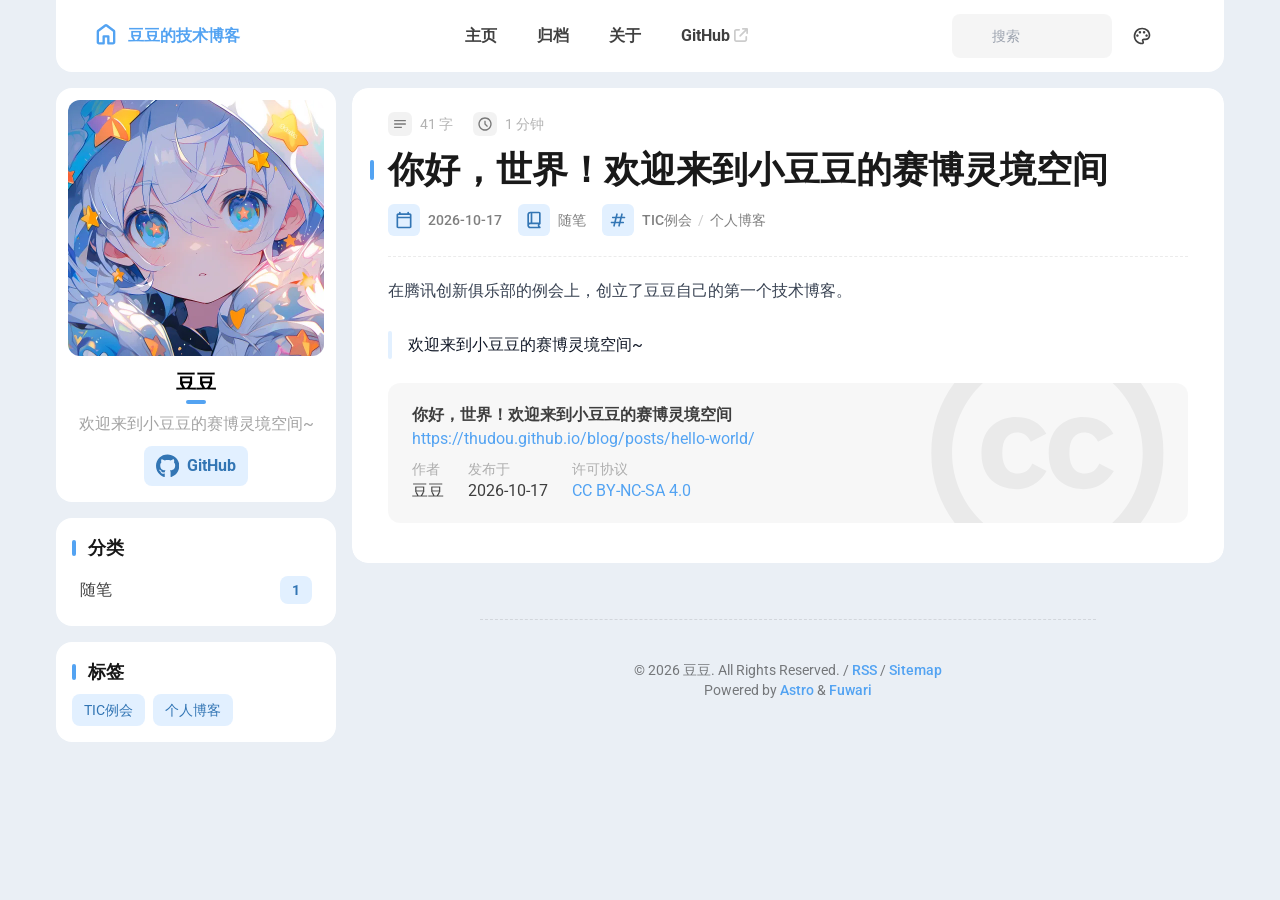
<file: blog/posts/hello-world/index.html>
<!DOCTYPE html><html lang="zh-CN" class="bg-[var(--page-bg)] transition text-[14px] md:text-[16px]" data-overlayscrollbars-initialize data-astro-cid-sckkx6r4 style="--bannerOffset: 15vh;--banner-height-home: 65vh;--banner-height: 35vh;--configHue: 250;--page-width: 75rem;"> <head><title>你好，世界！欢迎来到小豆豆的赛博灵境空间 - 豆豆的技术博客</title><meta charset="UTF-8"><meta name="description" content="在腾讯创新俱乐部的例会上，创立了豆豆自己的第一个技术博客。"><meta name="author" content="豆豆"><meta property="og:site_name" content="豆豆的技术博客"><meta property="og:url" content="https://thudou.github.io/blog/posts/hello-world/"><meta property="og:title" content="你好，世界！欢迎来到小豆豆的赛博灵境空间 - 豆豆的技术博客"><meta property="og:description" content="在腾讯创新俱乐部的例会上，创立了豆豆自己的第一个技术博客。"><meta property="og:type" content="article"><meta name="twitter:card" content="summary_large_image"><meta property="twitter:url" content="https://thudou.github.io/blog/posts/hello-world/"><meta name="twitter:title" content="你好，世界！欢迎来到小豆豆的赛博灵境空间 - 豆豆的技术博客"><meta name="twitter:description" content="在腾讯创新俱乐部的例会上，创立了豆豆自己的第一个技术博客。"><meta name="viewport" content="width=device-width"><meta name="generator" content="Astro v5.13.10"><link rel="icon" href="/blog/favicon/favicon-light-32.png" sizes="32x32" media="(prefers-color-scheme: light)"><link rel="icon" href="/blog/favicon/favicon-light-128.png" sizes="128x128" media="(prefers-color-scheme: light)"><link rel="icon" href="/blog/favicon/favicon-light-180.png" sizes="180x180" media="(prefers-color-scheme: light)"><link rel="icon" href="/blog/favicon/favicon-light-192.png" sizes="192x192" media="(prefers-color-scheme: light)"><link rel="icon" href="/blog/favicon/favicon-dark-32.png" sizes="32x32" media="(prefers-color-scheme: dark)"><link rel="icon" href="/blog/favicon/favicon-dark-128.png" sizes="128x128" media="(prefers-color-scheme: dark)"><link rel="icon" href="/blog/favicon/favicon-dark-180.png" sizes="180x180" media="(prefers-color-scheme: dark)"><link rel="icon" href="/blog/favicon/favicon-dark-192.png" sizes="192x192" media="(prefers-color-scheme: dark)"><!-- Set the theme before the page is rendered to avoid a flash --><script>(function(){const DEFAULT_THEME = "auto";
const LIGHT_MODE = "light";
const DARK_MODE = "dark";
const AUTO_MODE = "auto";
const BANNER_HEIGHT_EXTEND = 30;
const PAGE_WIDTH = 75;
const configHue = 250;

			// Load the theme from local storage
			const theme = localStorage.getItem('theme') || DEFAULT_THEME;
			switch (theme) {
				case LIGHT_MODE:
					document.documentElement.classList.remove('dark');
					break
				case DARK_MODE:
					document.documentElement.classList.add('dark');
					break
				case AUTO_MODE:
					if (window.matchMedia('(prefers-color-scheme: dark)').matches) {
						document.documentElement.classList.add('dark');
					} else {
						document.documentElement.classList.remove('dark');
					}
			}

			// Load the hue from local storage
			const hue = localStorage.getItem('hue') || configHue;
			document.documentElement.style.setProperty('--hue', hue);

			// calculate the --banner-height-extend, which needs to be a multiple of 4 to avoid blurry text
			let offset = Math.floor(window.innerHeight * (BANNER_HEIGHT_EXTEND / 100));
			offset = offset - offset % 4;
			document.documentElement.style.setProperty('--banner-height-extend', `${offset}px`);
		})();</script><!-- defines global css variables. This will be applied to <html> <body> and some other elements idk why --><script type="application/ld+json">{"@context":"https://schema.org","@type":"BlogPosting","headline":"你好，世界！欢迎来到小豆豆的赛博灵境空间","description":"在腾讯创新俱乐部的例会上，创立了豆豆自己的第一个技术博客。","keywords":["TIC例会","个人博客"],"author":{"@type":"Person","name":"豆豆","url":"https://thudou.github.io/"},"datePublished":"2026-10-17","inLanguage":"zh-CN"}</script><link rel="alternate" type="application/rss+xml" title="豆豆" href="https://thudou.github.io/rss.xml"><link rel="stylesheet" href="/blog/_astro/Layout.DSulWsr7.css">
<link rel="stylesheet" href="/blog/_astro/Layout.D8EfM71i.css">
<link rel="stylesheet" href="/blog/_astro/_page_.BmmwLq8V.css">
<link rel="stylesheet" href="/blog/_astro/_page_.CJoeyMzd.css">
<link rel="stylesheet" href="/blog/_astro/about.P_ajo0DT.css">
<style>input.svelte-1wah7ro:focus{outline:0}.search-panel.svelte-1wah7ro{max-height:calc(100vh - 100px);overflow-y:auto}#display-setting.svelte-d7tq3k input[type=range]:where(.svelte-d7tq3k){-webkit-appearance:none;height:1.5rem;background-image:var(--color-selection-bar);transition:background-image .15s ease-in-out}#display-setting.svelte-d7tq3k input[type=range]:where(.svelte-d7tq3k)::-webkit-slider-thumb{-webkit-appearance:none;height:1rem;width:.5rem;border-radius:.125rem;background:#ffffffb3;box-shadow:none}#display-setting.svelte-d7tq3k input[type=range]:where(.svelte-d7tq3k)::-webkit-slider-thumb:hover{background:#fffc}#display-setting.svelte-d7tq3k input[type=range]:where(.svelte-d7tq3k)::-webkit-slider-thumb:active{background:#fff9}#display-setting.svelte-d7tq3k input[type=range]:where(.svelte-d7tq3k)::-moz-range-thumb{-webkit-appearance:none;height:1rem;width:.5rem;border-radius:.125rem;border-width:0;background:#ffffffb3;box-shadow:none}#display-setting.svelte-d7tq3k input[type=range]:where(.svelte-d7tq3k)::-moz-range-thumb:hover{background:#fffc}#display-setting.svelte-d7tq3k input[type=range]:where(.svelte-d7tq3k)::-moz-range-thumb:active{background:#fff9}#display-setting.svelte-d7tq3k input[type=range]:where(.svelte-d7tq3k)::-ms-thumb{-webkit-appearance:none;height:1rem;width:.5rem;border-radius:.125rem;background:#ffffffb3;box-shadow:none}#display-setting.svelte-d7tq3k input[type=range]:where(.svelte-d7tq3k)::-ms-thumb:hover{background:#fffc}#display-setting.svelte-d7tq3k input[type=range]:where(.svelte-d7tq3k)::-ms-thumb:active{background:#fff9}
</style><script type="module" src="/blog/_astro/page.D9EM6djD.js"></script></head> <body class=" min-h-screen transition " data-overlayscrollbars-initialize data-astro-cid-sckkx6r4 style="--bannerOffset: 15vh;--banner-height-home: 65vh;--banner-height: 35vh;--configHue: 250;--page-width: 75rem;"> <div id="config-carrier" data-hue="250"></div>    <div id="top-row" class="z-50 pointer-events-none relative transition-all duration-700 max-w-[var(--page-width)] px-0 md:px-4 mx-auto"> <div id="navbar-wrapper" class="pointer-events-auto sticky top-0 transition-all"> <div id="navbar" class="z-50 onload-animation"> <div class="absolute h-8 left-0 right-0 -top-8 bg-[var(--card-bg)] transition"></div> <!-- used for onload animation --> <div class="card-base !overflow-visible max-w-[var(--page-width)] h-[4.5rem] !rounded-t-none mx-auto flex items-center justify-between px-4"> <a href="/blog/" class="btn-plain scale-animation rounded-lg h-[3.25rem] px-5 font-bold active:scale-95"> <div class="flex flex-row text-[var(--primary)] items-center text-md"> <svg width="1em" height="1em" viewBox="0 0 24 24" class="text-[1.75rem] mb-1 mr-2" data-icon="material-symbols:home-outline-rounded">   <symbol id="ai:material-symbols:home-outline-rounded"><path fill="currentColor" d="M6 19h3v-5q0-.425.288-.712T10 13h4q.425 0 .713.288T15 14v5h3v-9l-6-4.5L6 10zm-2 0v-9q0-.475.213-.9t.587-.7l6-4.5q.525-.4 1.2-.4t1.2.4l6 4.5q.375.275.588.7T20 10v9q0 .825-.588 1.413T18 21h-4q-.425 0-.712-.288T13 20v-5h-2v5q0 .425-.288.713T10 21H6q-.825 0-1.412-.587T4 19m8-6.75"/></symbol><use href="#ai:material-symbols:home-outline-rounded"></use>  </svg> 豆豆的技术博客 </div> </a> <div class="hidden md:flex"> <a aria-label="主页" href="/blog/" class="btn-plain scale-animation rounded-lg h-11 font-bold px-5 active:scale-95"> <div class="flex items-center"> 主页  </div> </a><a aria-label="归档" href="/blog/archive/" class="btn-plain scale-animation rounded-lg h-11 font-bold px-5 active:scale-95"> <div class="flex items-center"> 归档  </div> </a><a aria-label="关于" href="/blog/about/" class="btn-plain scale-animation rounded-lg h-11 font-bold px-5 active:scale-95"> <div class="flex items-center"> 关于  </div> </a><a aria-label="GitHub" href="https://github.com/THUDou" target="_blank" class="btn-plain scale-animation rounded-lg h-11 font-bold px-5 active:scale-95"> <div class="flex items-center"> GitHub <svg width="1em" height="1em" viewBox="0 0 512 512" class="text-[0.875rem] transition -translate-y-[1px] ml-1 text-black/[0.2] dark:text-white/[0.2]" data-icon="fa6-solid:arrow-up-right-from-square">   <symbol id="ai:fa6-solid:arrow-up-right-from-square"><path fill="currentColor" d="M320 0c-17.7 0-32 14.3-32 32s14.3 32 32 32h82.7L201.4 265.4c-12.5 12.5-12.5 32.8 0 45.3s32.8 12.5 45.3 0L448 109.3V192c0 17.7 14.3 32 32 32s32-14.3 32-32V32c0-17.7-14.3-32-32-32zM80 32C35.8 32 0 67.8 0 112v320c0 44.2 35.8 80 80 80h320c44.2 0 80-35.8 80-80V320c0-17.7-14.3-32-32-32s-32 14.3-32 32v112c0 8.8-7.2 16-16 16H80c-8.8 0-16-7.2-16-16V112c0-8.8 7.2-16 16-16h112c17.7 0 32-14.3 32-32s-14.3-32-32-32z"/></symbol><use href="#ai:fa6-solid:arrow-up-right-from-square"></use>  </svg> </div> </a> </div> <div class="flex"> <!--<SearchPanel client:load>--> <style>astro-island,astro-slot,astro-static-slot{display:contents}</style><script>(()=>{var e=async t=>{await(await t())()};(self.Astro||(self.Astro={})).only=e;window.dispatchEvent(new Event("astro:only"));})();</script><script>(()=>{var A=Object.defineProperty;var g=(i,o,a)=>o in i?A(i,o,{enumerable:!0,configurable:!0,writable:!0,value:a}):i[o]=a;var d=(i,o,a)=>g(i,typeof o!="symbol"?o+"":o,a);{let i={0:t=>m(t),1:t=>a(t),2:t=>new RegExp(t),3:t=>new Date(t),4:t=>new Map(a(t)),5:t=>new Set(a(t)),6:t=>BigInt(t),7:t=>new URL(t),8:t=>new Uint8Array(t),9:t=>new Uint16Array(t),10:t=>new Uint32Array(t),11:t=>1/0*t},o=t=>{let[l,e]=t;return l in i?i[l](e):void 0},a=t=>t.map(o),m=t=>typeof t!="object"||t===null?t:Object.fromEntries(Object.entries(t).map(([l,e])=>[l,o(e)]));class y extends HTMLElement{constructor(){super(...arguments);d(this,"Component");d(this,"hydrator");d(this,"hydrate",async()=>{var b;if(!this.hydrator||!this.isConnected)return;let e=(b=this.parentElement)==null?void 0:b.closest("astro-island[ssr]");if(e){e.addEventListener("astro:hydrate",this.hydrate,{once:!0});return}let c=this.querySelectorAll("astro-slot"),n={},h=this.querySelectorAll("template[data-astro-template]");for(let r of h){let s=r.closest(this.tagName);s!=null&&s.isSameNode(this)&&(n[r.getAttribute("data-astro-template")||"default"]=r.innerHTML,r.remove())}for(let r of c){let s=r.closest(this.tagName);s!=null&&s.isSameNode(this)&&(n[r.getAttribute("name")||"default"]=r.innerHTML)}let p;try{p=this.hasAttribute("props")?m(JSON.parse(this.getAttribute("props"))):{}}catch(r){let s=this.getAttribute("component-url")||"<unknown>",v=this.getAttribute("component-export");throw v&&(s+=` (export ${v})`),console.error(`[hydrate] Error parsing props for component ${s}`,this.getAttribute("props"),r),r}let u;await this.hydrator(this)(this.Component,p,n,{client:this.getAttribute("client")}),this.removeAttribute("ssr"),this.dispatchEvent(new CustomEvent("astro:hydrate"))});d(this,"unmount",()=>{this.isConnected||this.dispatchEvent(new CustomEvent("astro:unmount"))})}disconnectedCallback(){document.removeEventListener("astro:after-swap",this.unmount),document.addEventListener("astro:after-swap",this.unmount,{once:!0})}connectedCallback(){if(!this.hasAttribute("await-children")||document.readyState==="interactive"||document.readyState==="complete")this.childrenConnectedCallback();else{let e=()=>{document.removeEventListener("DOMContentLoaded",e),c.disconnect(),this.childrenConnectedCallback()},c=new MutationObserver(()=>{var n;((n=this.lastChild)==null?void 0:n.nodeType)===Node.COMMENT_NODE&&this.lastChild.nodeValue==="astro:end"&&(this.lastChild.remove(),e())});c.observe(this,{childList:!0}),document.addEventListener("DOMContentLoaded",e)}}async childrenConnectedCallback(){let e=this.getAttribute("before-hydration-url");e&&await import(e),this.start()}async start(){let e=JSON.parse(this.getAttribute("opts")),c=this.getAttribute("client");if(Astro[c]===void 0){window.addEventListener(`astro:${c}`,()=>this.start(),{once:!0});return}try{await Astro[c](async()=>{let n=this.getAttribute("renderer-url"),[h,{default:p}]=await Promise.all([import(this.getAttribute("component-url")),n?import(n):()=>()=>{}]),u=this.getAttribute("component-export")||"default";if(!u.includes("."))this.Component=h[u];else{this.Component=h;for(let f of u.split("."))this.Component=this.Component[f]}return this.hydrator=p,this.hydrate},e,this)}catch(n){console.error(`[astro-island] Error hydrating ${this.getAttribute("component-url")}`,n)}}attributeChangedCallback(){this.hydrate()}}d(y,"observedAttributes",["props"]),customElements.get("astro-island")||customElements.define("astro-island",y)}})();</script><astro-island uid="ZIrzIo" component-url="/blog/_astro/Search.CCDoMYr2.js" component-export="default" renderer-url="/blog/_astro/client.svelte.CT1D3Wa7.js" props="{}" ssr client="only" opts="{&quot;name&quot;:&quot;Search&quot;,&quot;value&quot;:&quot;svelte&quot;}"></astro-island> <button aria-label="Display Settings" class="btn-plain scale-animation rounded-lg h-11 w-11 active:scale-90" id="display-settings-switch"> <svg width="1em" height="1em" viewBox="0 0 24 24" class="text-[1.25rem]" data-icon="material-symbols:palette-outline">   <symbol id="ai:material-symbols:palette-outline"><path fill="currentColor" d="M12 22q-2.05 0-3.875-.788t-3.187-2.15t-2.15-3.187T2 12q0-2.075.813-3.9t2.2-3.175T8.25 2.788T12.2 2q2 0 3.775.688t3.113 1.9t2.125 2.875T22 11.05q0 2.875-1.75 4.413T16 17h-1.85q-.225 0-.312.125t-.088.275q0 .3.375.863t.375 1.287q0 1.25-.687 1.85T12 22m-4.425-9.425Q8 12.15 8 11.5t-.425-1.075T6.5 10t-1.075.425T5 11.5t.425 1.075T6.5 13t1.075-.425m3-4Q11 8.15 11 7.5t-.425-1.075T9.5 6t-1.075.425T8 7.5t.425 1.075T9.5 9t1.075-.425m5 0Q16 8.15 16 7.5t-.425-1.075T14.5 6t-1.075.425T13 7.5t.425 1.075T14.5 9t1.075-.425m3 4Q19 12.15 19 11.5t-.425-1.075T17.5 10t-1.075.425T16 11.5t.425 1.075T17.5 13t1.075-.425M12 20q.225 0 .363-.125t.137-.325q0-.35-.375-.825T11.75 17.3q0-1.05.725-1.675T14.25 15H16q1.65 0 2.825-.962T20 11.05q0-3.025-2.312-5.038T12.2 4Q8.8 4 6.4 6.325T4 12q0 3.325 2.338 5.663T12 20"/></symbol><use href="#ai:material-symbols:palette-outline"></use>  </svg> </button> <astro-island uid="1ehScC" component-url="/blog/_astro/LightDarkSwitch.Nhr_kW8l.js" component-export="default" renderer-url="/blog/_astro/client.svelte.CT1D3Wa7.js" props="{}" ssr client="only" opts="{&quot;name&quot;:&quot;LightDarkSwitch&quot;,&quot;value&quot;:&quot;svelte&quot;}"></astro-island> <button aria-label="Menu" name="Nav Menu" class="btn-plain scale-animation rounded-lg w-11 h-11 active:scale-90 md:!hidden" id="nav-menu-switch"> <svg width="1em" height="1em" viewBox="0 0 24 24" class="text-[1.25rem]" data-icon="material-symbols:menu-rounded">   <symbol id="ai:material-symbols:menu-rounded"><path fill="currentColor" d="M4 18q-.425 0-.712-.288T3 17t.288-.712T4 16h16q.425 0 .713.288T21 17t-.288.713T20 18zm0-5q-.425 0-.712-.288T3 12t.288-.712T4 11h16q.425 0 .713.288T21 12t-.288.713T20 13zm0-5q-.425 0-.712-.288T3 7t.288-.712T4 6h16q.425 0 .713.288T21 7t-.288.713T20 8z"/></symbol><use href="#ai:material-symbols:menu-rounded"></use>  </svg> </button> </div> <div id="nav-menu-panel" class="float-panel float-panel-closed absolute transition-all fixed right-4 px-2 py-2"> <a href="/blog/" class="group flex justify-between items-center py-2 pl-3 pr-1 rounded-lg gap-8
            hover:bg-[var(--btn-plain-bg-hover)] active:bg-[var(--btn-plain-bg-active)] transition
        "> <div class="transition text-black/75 dark:text-white/75 font-bold group-hover:text-[var(--primary)] group-active:text-[var(--primary)]"> 主页 </div> <svg width="1em" height="1em" viewBox="0 0 24 24" class="transition text-[1.25rem] text-[var(--primary)]" data-icon="material-symbols:chevron-right-rounded">   <symbol id="ai:material-symbols:chevron-right-rounded"><path fill="currentColor" d="M12.6 12L8.7 8.1q-.275-.275-.275-.7t.275-.7t.7-.275t.7.275l4.6 4.6q.15.15.213.325t.062.375t-.062.375t-.213.325l-4.6 4.6q-.275.275-.7.275t-.7-.275t-.275-.7t.275-.7z"/></symbol><use href="#ai:material-symbols:chevron-right-rounded"></use>  </svg>  </a><a href="/blog/archive/" class="group flex justify-between items-center py-2 pl-3 pr-1 rounded-lg gap-8
            hover:bg-[var(--btn-plain-bg-hover)] active:bg-[var(--btn-plain-bg-active)] transition
        "> <div class="transition text-black/75 dark:text-white/75 font-bold group-hover:text-[var(--primary)] group-active:text-[var(--primary)]"> 归档 </div> <svg width="1em" height="1em" viewBox="0 0 24 24" class="transition text-[1.25rem] text-[var(--primary)]" data-icon="material-symbols:chevron-right-rounded">   <use href="#ai:material-symbols:chevron-right-rounded"></use>  </svg>  </a><a href="/blog/about/" class="group flex justify-between items-center py-2 pl-3 pr-1 rounded-lg gap-8
            hover:bg-[var(--btn-plain-bg-hover)] active:bg-[var(--btn-plain-bg-active)] transition
        "> <div class="transition text-black/75 dark:text-white/75 font-bold group-hover:text-[var(--primary)] group-active:text-[var(--primary)]"> 关于 </div> <svg width="1em" height="1em" viewBox="0 0 24 24" class="transition text-[1.25rem] text-[var(--primary)]" data-icon="material-symbols:chevron-right-rounded">   <use href="#ai:material-symbols:chevron-right-rounded"></use>  </svg>  </a><a href="https://github.com/THUDou" class="group flex justify-between items-center py-2 pl-3 pr-1 rounded-lg gap-8
            hover:bg-[var(--btn-plain-bg-hover)] active:bg-[var(--btn-plain-bg-active)] transition
        " target="_blank"> <div class="transition text-black/75 dark:text-white/75 font-bold group-hover:text-[var(--primary)] group-active:text-[var(--primary)]"> GitHub </div>  <svg width="1em" height="1em" viewBox="0 0 512 512" class="transition text-[0.75rem] text-black/25 dark:text-white/25 -translate-x-1" data-icon="fa6-solid:arrow-up-right-from-square">   <use href="#ai:fa6-solid:arrow-up-right-from-square"></use>  </svg> </a> </div> <astro-island uid="r9i0S" component-url="/blog/_astro/DisplaySettings.BjPFk0iq.js" component-export="default" renderer-url="/blog/_astro/client.svelte.CT1D3Wa7.js" props="{}" ssr client="only" opts="{&quot;name&quot;:&quot;DisplaySettings&quot;,&quot;value&quot;:&quot;svelte&quot;}"></astro-island> </div> </div> <script type="module">function c(){localStorage.theme==="dark"?(document.documentElement.classList.remove("dark"),localStorage.theme="light"):(document.documentElement.classList.add("dark"),localStorage.theme="dark")}function o(){let t=document.getElementById("scheme-switch");t&&(t.onclick=function(){c()});let n=document.getElementById("display-settings-switch");n&&(n.onclick=function(){let e=document.getElementById("display-setting");e&&e.classList.toggle("float-panel-closed")});let l=document.getElementById("nav-menu-switch");l&&(l.onclick=function(){let e=document.getElementById("nav-menu-panel");e&&e.classList.toggle("float-panel-closed")})}o();</script> <script>(function(){const scriptUrl = "/blog/pagefind/pagefind.js";

async function loadPagefind() {
    try {
        const response = await fetch(scriptUrl, { method: 'HEAD' });
        if (!response.ok) {
            throw new Error(`Pagefind script not found: ${response.status}`);
        }

        const pagefind = await import(scriptUrl);

        await pagefind.options({
            excerptLength: 20
        });

        window.pagefind = pagefind;

        document.dispatchEvent(new CustomEvent('pagefindready'));
        console.log('Pagefind loaded and initialized successfully, event dispatched.');
    } catch (error) {
        console.error('Failed to load Pagefind:', error);
        window.pagefind = {
            search: () => Promise.resolve({ results: [] }),
            options: () => Promise.resolve(),
        };
        document.dispatchEvent(new CustomEvent('pagefindloaderror'));
        console.log('Pagefind load error, event dispatched.');
    }
}

if (document.readyState === 'loading') {
    document.addEventListener('DOMContentLoaded', loadPagefind);
} else {
    loadPagefind();
}
})();</script> </div> </div>   <div class="absolute w-full z-30 pointer-events-none" style="top: 5.5rem"> <!-- The pointer-events-none here prevent blocking the click event of the TOC --> <div class="relative max-w-[var(--page-width)] mx-auto pointer-events-auto"> <div id="main-grid" class="transition duration-700 w-full left-0 right-0 grid grid-cols-[17.5rem_auto] grid-rows-[auto_1fr_auto] lg:grid-rows-[auto]
    mx-auto gap-4 px-0 md:px-4"> <!-- Banner image credit -->  <div id="sidebar" class="mb-4 row-start-2 row-end-3 col-span-2 lg:row-start-1 lg:row-end-2 lg:col-span-1 lg:max-w-[17.5rem] onload-animation w-full"> <div class="flex flex-col w-full gap-4 mb-4"> <div class="card-base p-3"> <a aria-label="Go to About Page" href="/blog/about/" class="group block relative mx-auto mt-1 lg:mx-0 lg:mt-0 mb-3
       max-w-[12rem] lg:max-w-none overflow-hidden rounded-xl active:scale-95"> <div class="absolute transition pointer-events-none group-hover:bg-black/30 group-active:bg-black/50
        w-full h-full z-50 flex items-center justify-center"> <svg width="1.13em" height="1em" viewBox="0 0 576 512" class="transition opacity-0 scale-90 group-hover:scale-100 group-hover:opacity-100 text-white text-5xl" data-icon="fa6-regular:address-card">   <symbol id="ai:fa6-regular:address-card"><path fill="currentColor" d="M512 80c8.8 0 16 7.2 16 16v320c0 8.8-7.2 16-16 16H64c-8.8 0-16-7.2-16-16V96c0-8.8 7.2-16 16-16zM64 32C28.7 32 0 60.7 0 96v320c0 35.3 28.7 64 64 64h448c35.3 0 64-28.7 64-64V96c0-35.3-28.7-64-64-64zm144 224a64 64 0 1 0 0-128a64 64 0 1 0 0 128m-32 32c-44.2 0-80 35.8-80 80c0 8.8 7.2 16 16 16h192c8.8 0 16-7.2 16-16c0-44.2-35.8-80-80-80zm200-144c-13.3 0-24 10.7-24 24s10.7 24 24 24h80c13.3 0 24-10.7 24-24s-10.7-24-24-24zm0 96c-13.3 0-24 10.7-24 24s10.7 24 24 24h80c13.3 0 24-10.7 24-24s-10.7-24-24-24z"/></symbol><use href="#ai:fa6-regular:address-card"></use>  </svg> </div> <div class="mx-auto lg:w-full h-full lg:mt-0  overflow-hidden relative"> <div class="transition absolute inset-0 dark:bg-black/10 bg-opacity-50 pointer-events-none"></div> <img src="/blog/_astro/demo-avatar.CxcI0ivM_Zjwhpa.webp" alt="Profile Image of the Author" style="object-position: center" loading="lazy" decoding="async" fetchpriority="auto" width="512" height="512" class="w-full h-full object-cover">  </div> </a> <div class="px-2"> <div class="font-bold text-xl text-center mb-1 dark:text-neutral-50 transition">豆豆</div> <div class="h-1 w-5 bg-[var(--primary)] mx-auto rounded-full mb-2 transition"></div> <div class="text-center text-neutral-400 mb-2.5 transition">欢迎来到小豆豆的赛博灵境空间~</div> <div class="flex flex-wrap gap-2 justify-center mb-1">  <a rel="me" aria-label="GitHub" href="https://github.com/THUDou" target="_blank" class="btn-regular rounded-lg h-10 gap-2 px-3 font-bold active:scale-95"> <svg width="0.97em" height="1em" viewBox="0 0 496 512" class="text-[1.5rem]" data-icon="fa6-brands:github">   <symbol id="ai:fa6-brands:github"><path fill="currentColor" d="M165.9 397.4c0 2-2.3 3.6-5.2 3.6c-3.3.3-5.6-1.3-5.6-3.6c0-2 2.3-3.6 5.2-3.6c3-.3 5.6 1.3 5.6 3.6m-31.1-4.5c-.7 2 1.3 4.3 4.3 4.9c2.6 1 5.6 0 6.2-2s-1.3-4.3-4.3-5.2c-2.6-.7-5.5.3-6.2 2.3m44.2-1.7c-2.9.7-4.9 2.6-4.6 4.9c.3 2 2.9 3.3 5.9 2.6c2.9-.7 4.9-2.6 4.6-4.6c-.3-1.9-3-3.2-5.9-2.9M244.8 8C106.1 8 0 113.3 0 252c0 110.9 69.8 205.8 169.5 239.2c12.8 2.3 17.3-5.6 17.3-12.1c0-6.2-.3-40.4-.3-61.4c0 0-70 15-84.7-29.8c0 0-11.4-29.1-27.8-36.6c0 0-22.9-15.7 1.6-15.4c0 0 24.9 2 38.6 25.8c21.9 38.6 58.6 27.5 72.9 20.9c2.3-16 8.8-27.1 16-33.7c-55.9-6.2-112.3-14.3-112.3-110.5c0-27.5 7.6-41.3 23.6-58.9c-2.6-6.5-11.1-33.3 2.6-67.9c20.9-6.5 69 27 69 27c20-5.6 41.5-8.5 62.8-8.5s42.8 2.9 62.8 8.5c0 0 48.1-33.6 69-27c13.7 34.7 5.2 61.4 2.6 67.9c16 17.7 25.8 31.5 25.8 58.9c0 96.5-58.9 104.2-114.8 110.5c9.2 7.9 17 22.9 17 46.4c0 33.7-.3 75.4-.3 83.6c0 6.5 4.6 14.4 17.3 12.1C428.2 457.8 496 362.9 496 252C496 113.3 383.5 8 244.8 8M97.2 352.9c-1.3 1-1 3.3.7 5.2c1.6 1.6 3.9 2.3 5.2 1c1.3-1 1-3.3-.7-5.2c-1.6-1.6-3.9-2.3-5.2-1m-10.8-8.1c-.7 1.3.3 2.9 2.3 3.9c1.6 1 3.6.7 4.3-.7c.7-1.3-.3-2.9-2.3-3.9c-2-.6-3.6-.3-4.3.7m32.4 35.6c-1.6 1.3-1 4.3 1.3 6.2c2.3 2.3 5.2 2.6 6.5 1c1.3-1.3.7-4.3-1.3-6.2c-2.2-2.3-5.2-2.6-6.5-1m-11.4-14.7c-1.6 1-1.6 3.6 0 5.9s4.3 3.3 5.6 2.3c1.6-1.3 1.6-3.9 0-6.2c-1.4-2.3-4-3.3-5.6-2"/></symbol><use href="#ai:fa6-brands:github"></use>  </svg> GitHub </a> </div> </div> </div> </div> <div id="sidebar-sticky" class="transition-all duration-700 flex flex-col w-full gap-4 top-4 sticky top-4"> <widget-layout data-id="categories" data-is-collapsed="false" class="pb-4 card-base onload-animation" style="animation-delay: 150ms; --collapsedHeight: 7.5rem;" data-astro-cid-ucso7hve="true"> <div class="font-bold transition text-lg text-neutral-900 dark:text-neutral-100 relative ml-8 mt-4 mb-2
        before:w-1 before:h-4 before:rounded-md before:bg-[var(--primary)]
        before:absolute before:left-[-16px] before:top-[5.5px]" data-astro-cid-ucso7hve style="--collapsedHeight: 7.5rem;">分类</div> <div id="categories" class="collapse-wrapper px-4 overflow-hidden" data-astro-cid-ucso7hve style="--collapsedHeight: 7.5rem;"> <a href="/blog/archive/?category=%E9%9A%8F%E7%AC%94" aria-label="View all posts in the 随笔 category"> <button class="
            w-full
            h-10
            rounded-lg
            bg-none
            hover:bg-[var(--btn-plain-bg-hover)]
            active:bg-[var(--btn-plain-bg-active)]
            transition-all
            pl-2
            hover:pl-3
            
            text-neutral-700
            hover:text-[var(--primary)]
            dark:text-neutral-300
            dark:hover:text-[var(--primary)]
        "> <div class="flex items-center justify-between relative mr-2"> <div class="overflow-hidden text-left whitespace-nowrap overflow-ellipsis  "> 随笔 </div> <div class="transition px-2 h-7 ml-4 min-w-[2rem] rounded-lg text-sm font-bold
                    text-[var(--btn-content)] dark:text-[var(--deep-text)]
                    bg-[var(--btn-regular-bg)] dark:bg-[var(--primary)]
                    flex items-center justify-center"> 1 </div> </div> </button> </a> </div>  </widget-layout>  <script type="module">class d extends HTMLElement{constructor(){if(super(),this.dataset.isCollapsed!=="true")return;const e=this.dataset.id,t=this.querySelector(".expand-btn"),s=this.querySelector(`#${e}`);t.addEventListener("click",()=>{s.classList.remove("collapsed"),t.classList.add("hidden")})}}customElements.get("widget-layout")||customElements.define("widget-layout",d);</script> <widget-layout data-id="tags" data-is-collapsed="false" class="pb-4 card-base onload-animation" style="animation-delay: 200ms; --collapsedHeight: 7.5rem;" data-astro-cid-ucso7hve="true"> <div class="font-bold transition text-lg text-neutral-900 dark:text-neutral-100 relative ml-8 mt-4 mb-2
        before:w-1 before:h-4 before:rounded-md before:bg-[var(--primary)]
        before:absolute before:left-[-16px] before:top-[5.5px]" data-astro-cid-ucso7hve style="--collapsedHeight: 7.5rem;">标签</div> <div id="tags" class="collapse-wrapper px-4 overflow-hidden" data-astro-cid-ucso7hve style="--collapsedHeight: 7.5rem;">  <div class="flex gap-2 flex-wrap"> <a href="/blog/archive/?tag=TIC%E4%BE%8B%E4%BC%9A" aria-label="View all posts with the TIC例会 tag" class="btn-regular h-8 text-sm px-3 rounded-lg">  TIC例会 </a><a href="/blog/archive/?tag=%E4%B8%AA%E4%BA%BA%E5%8D%9A%E5%AE%A2" aria-label="View all posts with the 个人博客 tag" class="btn-regular h-8 text-sm px-3 rounded-lg">  个人博客 </a> </div>  </div>  </widget-layout>   </div> </div> <main id="swup-container" class="transition-swup-fade col-span-2 lg:col-span-1 overflow-hidden"> <div id="content-wrapper" class="onload-animation"> <!-- the overflow-hidden here prevent long text break the layout--> <!-- make id different from windows.swup global property -->   <div class="flex w-full rounded-[var(--radius-large)] overflow-hidden relative mb-4"> <div id="post-container" class="card-base z-10 px-6 md:px-9 pt-6 pb-4 relative w-full "> <!-- word count and reading time --> <div class="flex flex-row text-black/30 dark:text-white/30 gap-5 mb-3 transition onload-animation"> <div class="flex flex-row items-center"> <div class="transition h-6 w-6 rounded-md bg-black/5 dark:bg-white/10 text-black/50 dark:text-white/50 flex items-center justify-center mr-2"> <svg width="1em" height="1em" viewBox="0 0 24 24" data-icon="material-symbols:notes-rounded">   <symbol id="ai:material-symbols:notes-rounded"><path fill="currentColor" d="M4 18q-.425 0-.712-.288T3 17t.288-.712T4 16h10q.425 0 .713.288T15 17t-.288.713T14 18zm0-5q-.425 0-.712-.288T3 12t.288-.712T4 11h16q.425 0 .713.288T21 12t-.288.713T20 13zm0-5q-.425 0-.712-.288T3 7t.288-.712T4 6h16q.425 0 .713.288T21 7t-.288.713T20 8z"/></symbol><use href="#ai:material-symbols:notes-rounded"></use>  </svg> </div> <div class="text-sm">41  字</div> </div> <div class="flex flex-row items-center"> <div class="transition h-6 w-6 rounded-md bg-black/5 dark:bg-white/10 text-black/50 dark:text-white/50 flex items-center justify-center mr-2"> <svg width="1em" height="1em" viewBox="0 0 24 24" data-icon="material-symbols:schedule-outline-rounded">   <symbol id="ai:material-symbols:schedule-outline-rounded"><path fill="currentColor" d="M13 11.6V8q0-.425-.288-.712T12 7t-.712.288T11 8v3.975q0 .2.075.388t.225.337l3.3 3.3q.275.275.7.275T16 16t.275-.7t-.275-.7zM12 22q-2.075 0-3.9-.788t-3.175-2.137T2.788 15.9T2 12t.788-3.9t2.137-3.175T8.1 2.788T12 2t3.9.788t3.175 2.137T21.213 8.1T22 12t-.788 3.9t-2.137 3.175t-3.175 2.138T12 22m0-2q3.325 0 5.663-2.337T20 12t-2.337-5.663T12 4T6.337 6.338T4 12t2.338 5.663T12 20"/></symbol><use href="#ai:material-symbols:schedule-outline-rounded"></use>  </svg> </div> <div class="text-sm"> 1  分钟 </div> </div> </div> <!-- title --> <div class="relative onload-animation"> <div data-pagefind-body data-pagefind-weight="10" data-pagefind-meta="title" class="transition w-full block font-bold mb-3
                    text-3xl md:text-[2.25rem]/[2.75rem]
                    text-black/90 dark:text-white/90
                    md:before:w-1 before:h-5 before:rounded-md before:bg-[var(--primary)]
                    before:absolute before:top-[0.75rem] before:left-[-1.125rem]
                "> 你好，世界！欢迎来到小豆豆的赛博灵境空间 </div> </div> <!-- metadata --> <div class="onload-animation"> <div class="flex flex-wrap text-neutral-500 dark:text-neutral-400 items-center gap-4 gap-x-4 gap-y-2 mb-5"> <!-- publish date --> <div class="flex items-center"> <div class="meta-icon"> <svg width="1em" height="1em" viewBox="0 0 24 24" class="text-xl" data-icon="material-symbols:calendar-today-outline-rounded">   <symbol id="ai:material-symbols:calendar-today-outline-rounded"><path fill="currentColor" d="M5 22q-.825 0-1.412-.587T3 20V6q0-.825.588-1.412T5 4h1V3q0-.425.288-.712T7 2t.713.288T8 3v1h8V3q0-.425.288-.712T17 2t.713.288T18 3v1h1q.825 0 1.413.588T21 6v14q0 .825-.587 1.413T19 22zm0-2h14V10H5zM5 8h14V6H5zm0 0V6z"/></symbol><use href="#ai:material-symbols:calendar-today-outline-rounded"></use>  </svg> </div> <span class="text-50 text-sm font-medium">2026-10-17</span> </div> <!-- update date -->  <!-- categories --> <div class="flex items-center"> <div class="meta-icon"> <svg width="1em" height="1em" viewBox="0 0 24 24" class="text-xl" data-icon="material-symbols:book-2-outline-rounded">   <symbol id="ai:material-symbols:book-2-outline-rounded"><path fill="currentColor" d="M6 15.325q.35-.175.725-.25T7.5 15H8V4h-.5q-.625 0-1.062.438T6 5.5zM10 15h8V4h-8zm-4 .325V4zM7.5 22q-1.45 0-2.475-1.025T4 18.5v-13q0-1.45 1.025-2.475T7.5 2H18q.825 0 1.413.587T20 4v12.525q0 .2-.162.363t-.588.362q-.35.175-.55.5t-.2.75t.2.763t.55.487t.55.413t.2.562v.25q0 .425-.288.725T19 22zm0-2h9.325q-.15-.35-.237-.712T16.5 18.5q0-.4.075-.775t.25-.725H7.5q-.65 0-1.075.438T6 18.5q0 .65.425 1.075T7.5 20"/></symbol><use href="#ai:material-symbols:book-2-outline-rounded"></use>  </svg> </div> <div class="flex flex-row flex-nowrap items-center"> <a href="/blog/archive/?category=%E9%9A%8F%E7%AC%94" aria-label="View all posts in the 随笔 category" class="link-lg transition text-50 text-sm font-medium
                            hover:text-[var(--primary)] dark:hover:text-[var(--primary)] whitespace-nowrap"> 随笔 </a> </div> </div> <!-- tags --> <div class="items-center flex"> <div class="meta-icon"> <svg width="1em" height="1em" viewBox="0 0 24 24" class="text-xl" data-icon="material-symbols:tag-rounded">   <symbol id="ai:material-symbols:tag-rounded"><path fill="currentColor" d="m9 16l-.825 3.275q-.075.325-.325.525t-.6.2q-.475 0-.775-.375T6.3 18.8L7 16H4.275q-.5 0-.8-.387T3.3 14.75q.075-.35.35-.55t.625-.2H7.5l1-4H5.775q-.5 0-.8-.387T4.8 8.75q.075-.35.35-.55t.625-.2H9l.825-3.275Q9.9 4.4 10.15 4.2t.6-.2q.475 0 .775.375t.175.825L11 8h4l.825-3.275q.075-.325.325-.525t.6-.2q.475 0 .775.375t.175.825L17 8h2.725q.5 0 .8.387t.175.863q-.075.35-.35.55t-.625.2H16.5l-1 4h2.725q.5 0 .8.388t.175.862q-.075.35-.35.55t-.625.2H15l-.825 3.275q-.075.325-.325.525t-.6.2q-.475 0-.775-.375T12.3 18.8L13 16zm.5-2h4l1-4h-4z"/></symbol><use href="#ai:material-symbols:tag-rounded"></use>  </svg> </div> <div class="flex flex-row flex-nowrap items-center"> <div class="hidden mx-1.5 text-[var(--meta-divider)] text-sm">/</div>
                <a href="/blog/archive/?tag=TIC%E4%BE%8B%E4%BC%9A" aria-label="View all posts with the TIC例会 tag" class="link-lg transition text-50 text-sm font-medium
                                hover:text-[var(--primary)] dark:hover:text-[var(--primary)] whitespace-nowrap"> TIC例会 </a><div class="mx-1.5 text-[var(--meta-divider)] text-sm">/</div>
                <a href="/blog/archive/?tag=%E4%B8%AA%E4%BA%BA%E5%8D%9A%E5%AE%A2" aria-label="View all posts with the 个人博客 tag" class="link-lg transition text-50 text-sm font-medium
                                hover:text-[var(--primary)] dark:hover:text-[var(--primary)] whitespace-nowrap"> 个人博客 </a>  </div> </div> </div> <div class="border-[var(--line-divider)] border-dashed border-b-[1px] mb-5"></div> </div> <!-- always show cover as long as it has one -->  <div data-pagefind-body class="prose dark:prose-invert prose-base !max-w-none custom-md mb-6 markdown-content onload-animation"> <!--<div class="prose dark:prose-invert max-w-none custom-md">--> <!--<div class="max-w-none custom-md">-->  <p>在腾讯创新俱乐部的例会上，创立了豆豆自己的第一个技术博客。</p>
<blockquote>
<p>欢迎来到小豆豆的赛博灵境空间~</p>
</blockquote>  </div> <script type="module">document.addEventListener("click",function(s){const t=s.target;if(t&&t.classList.contains("copy-btn")){const c=t.closest("pre")?.querySelector("code"),i=Array.from(c?.querySelectorAll(".code:not(summary *)")??[]).map(e=>e.textContent).map(e=>e===`
`?"":e).join(`
`);navigator.clipboard.writeText(i);const o=t.getAttribute("data-timeout-id");o&&clearTimeout(parseInt(o)),t.classList.add("success");const n=setTimeout(()=>{t.classList.remove("success")},1e3);t.setAttribute("data-timeout-id",n.toString())}});</script> <div class="relative transition overflow-hidden bg-[var(--license-block-bg)] py-5 px-6 mb-6 rounded-xl license-container onload-animation"> <div class="transition font-bold text-black/75 dark:text-white/75"> 你好，世界！欢迎来到小豆豆的赛博灵境空间 </div> <a href="https://thudou.github.io/blog/posts/hello-world/" class="link text-[var(--primary)]"> https://thudou.github.io/blog/posts/hello-world/ </a> <div class="flex gap-6 mt-2"> <div> <div class="transition text-black/30 dark:text-white/30 text-sm">作者</div> <div class="transition text-black/75 dark:text-white/75 line-clamp-2">豆豆</div> </div> <div> <div class="transition text-black/30 dark:text-white/30 text-sm">发布于</div> <div class="transition text-black/75 dark:text-white/75 line-clamp-2">2026-10-17</div> </div> <div> <div class="transition text-black/30 dark:text-white/30 text-sm">许可协议</div> <a href="https://creativecommons.org/licenses/by-nc-sa/4.0/" target="_blank" class="link text-[var(--primary)] line-clamp-2">CC BY-NC-SA 4.0</a> </div> </div> <svg width="0.97em" height="1em" viewBox="0 0 496 512" class="transition text-[15rem] absolute pointer-events-none right-6 top-1/2 -translate-y-1/2 text-black/5 dark:text-white/5" data-icon="fa6-brands:creative-commons">   <symbol id="ai:fa6-brands:creative-commons"><path fill="currentColor" d="m245.83 214.87l-33.22 17.28c-9.43-19.58-25.24-19.93-27.46-19.93c-22.13 0-33.22 14.61-33.22 43.84c0 23.57 9.21 43.84 33.22 43.84c14.47 0 24.65-7.09 30.57-21.26l30.55 15.5c-6.17 11.51-25.69 38.98-65.1 38.98c-22.6 0-73.96-10.32-73.96-77.05c0-58.69 43-77.06 72.63-77.06c30.72-.01 52.7 11.95 65.99 35.86m143.05 0l-32.78 17.28c-9.5-19.77-25.72-19.93-27.9-19.93c-22.14 0-33.22 14.61-33.22 43.84c0 23.55 9.23 43.84 33.22 43.84c14.45 0 24.65-7.09 30.54-21.26l31 15.5c-2.1 3.75-21.39 38.98-65.09 38.98c-22.69 0-73.96-9.87-73.96-77.05c0-58.67 42.97-77.06 72.63-77.06c30.71-.01 52.58 11.95 65.56 35.86M247.56 8.05C104.74 8.05 0 123.11 0 256.05c0 138.49 113.6 248 247.56 248c129.93 0 248.44-100.87 248.44-248c0-137.87-106.62-248-248.44-248m.87 450.81c-112.54 0-203.7-93.04-203.7-202.81c0-105.42 85.43-203.27 203.72-203.27c112.53 0 202.82 89.46 202.82 203.26c-.01 121.69-99.68 202.82-202.84 202.82"/></symbol><use href="#ai:fa6-brands:creative-commons"></use>  </svg> </div> </div> </div> <div class="flex flex-col md:flex-row justify-between mb-4 gap-4 overflow-hidden w-full"> <a href="#" class="w-full font-bold overflow-hidden active:scale-95 pointer-events-none">  </a> <a href="#" class="w-full font-bold overflow-hidden active:scale-95 pointer-events-none">  </a> </div>  <div class="footer col-span-2 onload-animation hidden lg:block"> <!--<div class="border-t border-[var(&#45;&#45;primary)] mx-16 border-dashed py-8 max-w-[var(&#45;&#45;page-width)] flex flex-col items-center justify-center px-6">--><div class="transition border-t border-black/10 dark:border-white/15 my-10 border-dashed mx-32"></div> <!--<div class="transition bg-[oklch(92%_0.01_var(&#45;&#45;hue))] dark:bg-black rounded-2xl py-8 mt-4 mb-8 flex flex-col items-center justify-center px-6">--> <div class="transition border-dashed border-[oklch(85%_0.01_var(--hue))] dark:border-white/15 rounded-2xl mb-12 flex flex-col items-center justify-center px-6"> <div class="transition text-50 text-sm text-center">
&copy; <span id="copyright-year">2026</span> 豆豆. All Rights Reserved. /
<a class="transition link text-[var(--primary)] font-medium" target="_blank" href="/blog/rss.xml">RSS</a> /
<a class="transition link text-[var(--primary)] font-medium" target="_blank" href="/blog/sitemap-index.xml">Sitemap</a><br>
Powered by
<a class="transition link text-[var(--primary)] font-medium" target="_blank" href="https://astro.build">Astro</a> &
<a class="transition link text-[var(--primary)] font-medium" target="_blank" href="https://github.com/saicaca/fuwari">Fuwari</a> </div> </div> </div> </div> </main> <div class="footer col-span-2 onload-animation block lg:hidden"> <!--<div class="border-t border-[var(&#45;&#45;primary)] mx-16 border-dashed py-8 max-w-[var(&#45;&#45;page-width)] flex flex-col items-center justify-center px-6">--><div class="transition border-t border-black/10 dark:border-white/15 my-10 border-dashed mx-32"></div> <!--<div class="transition bg-[oklch(92%_0.01_var(&#45;&#45;hue))] dark:bg-black rounded-2xl py-8 mt-4 mb-8 flex flex-col items-center justify-center px-6">--> <div class="transition border-dashed border-[oklch(85%_0.01_var(--hue))] dark:border-white/15 rounded-2xl mb-12 flex flex-col items-center justify-center px-6"> <div class="transition text-50 text-sm text-center">
&copy; <span id="copyright-year">2026</span> 豆豆. All Rights Reserved. /
<a class="transition link text-[var(--primary)] font-medium" target="_blank" href="/blog/rss.xml">RSS</a> /
<a class="transition link text-[var(--primary)] font-medium" target="_blank" href="/blog/sitemap-index.xml">Sitemap</a><br>
Powered by
<a class="transition link text-[var(--primary)] font-medium" target="_blank" href="https://astro.build">Astro</a> &
<a class="transition link text-[var(--primary)] font-medium" target="_blank" href="https://github.com/saicaca/fuwari">Fuwari</a> </div> </div> </div> </div> <!-- There can't be a filter on parent element, or it will break `fixed` --><div class="back-to-top-wrapper hidden lg:block" data-astro-cid-eymb5ayk> <div id="back-to-top-btn" class="back-to-top-btn hide flex items-center rounded-2xl overflow-hidden transition" onclick="backToTop()" data-astro-cid-eymb5ayk> <button aria-label="Back to Top" class="btn-card h-[3.75rem] w-[3.75rem]" data-astro-cid-eymb5ayk> <svg width="1em" height="1em" viewBox="0 0 24 24" class="mx-auto" data-astro-cid-eymb5ayk="true" data-icon="material-symbols:keyboard-arrow-up-rounded">   <symbol id="ai:material-symbols:keyboard-arrow-up-rounded"><path fill="currentColor" d="m12 10.8l-3.9 3.9q-.275.275-.7.275t-.7-.275t-.275-.7t.275-.7l4.6-4.6q.3-.3.7-.3t.7.3l4.6 4.6q.275.275.275.7t-.275.7t-.7.275t-.7-.275z"/></symbol><use href="#ai:material-symbols:keyboard-arrow-up-rounded"></use>  </svg> </button> </div> </div>  <script>
function backToTop() {
    window.scroll({ top: 0, behavior: 'smooth' });
}
</script> </div> </div>  <div class="absolute w-full z-0 hidden 2xl:block"> <div class="relative max-w-[var(--page-width)] mx-auto"> <!-- TOC component --> <div id="toc-wrapper" class="hidden lg:block transition absolute top-0 -right-[var(--toc-width)] w-[var(--toc-width)] items-center"> <div id="toc-inner-wrapper" class="fixed top-14 w-[var(--toc-width)] h-[calc(100vh_-_20rem)] overflow-y-scroll overflow-x-hidden hide-scrollbar"> <div id="toc" class="w-full h-full transition-swup-fade "> <div class="h-8 w-full"></div> <table-of-contents class="group"><div id="active-indicator" style="opacity: 0" class="hidden -z-10 absolute bg-[var(--toc-btn-hover)] left-0 right-0 rounded-xl transition-all group-hover:bg-transparent border-2 border-[var(--toc-btn-hover)] group-hover:border-[var(--toc-btn-active)] border-dashed"></div></table-of-contents><script type="module">class l extends HTMLElement{tocEl=null;visibleClass="visible";observer;anchorNavTarget=null;headingIdxMap=new Map;headings=[];sections=[];tocEntries=[];active=[];activeIndicator=null;constructor(){super(),this.observer=new IntersectionObserver(this.markVisibleSection,{threshold:0})}markVisibleSection=t=>{t.forEach(e=>{const i=e.target.children[0]?.getAttribute("id"),s=i?this.headingIdxMap.get(i):void 0;s!=null&&(this.active[s]=e.isIntersecting),e.isIntersecting&&this.anchorNavTarget==e.target.firstChild&&(this.anchorNavTarget=null)}),this.active.includes(!0)||this.fallback(),this.update()};toggleActiveHeading=()=>{let t=this.active.length-1,e=this.active.length-1,i=-1;for(;t>=0&&!this.active[t];)this.tocEntries[t].classList.remove(this.visibleClass),t--;for(;t>=0&&this.active[t];)this.tocEntries[t].classList.add(this.visibleClass),e=Math.min(e,t),i=Math.max(i,t),t--;for(;t>=0;)this.tocEntries[t].classList.remove(this.visibleClass),t--;if(e>i)this.activeIndicator?.setAttribute("style","opacity: 0");else{let s=this.tocEl?.getBoundingClientRect().top||0,n=this.tocEl?.scrollTop||0,o=this.tocEntries[e].getBoundingClientRect().top-s+n,c=this.tocEntries[i].getBoundingClientRect().bottom-s+n;this.activeIndicator?.setAttribute("style",`top: ${o}px; height: ${c-o}px`)}};scrollToActiveHeading=()=>{if(this.anchorNavTarget||!this.tocEl)return;const t=document.querySelectorAll(`#toc .${this.visibleClass}`);if(!t.length)return;const e=t[0],i=t[t.length-1],s=this.tocEl.clientHeight;let n;i.getBoundingClientRect().bottom-e.getBoundingClientRect().top<.9*s?n=e.offsetTop-32:n=i.offsetTop-s*.8,this.tocEl.scrollTo({top:n,left:0,behavior:"smooth"})};update=()=>{requestAnimationFrame(()=>{this.toggleActiveHeading(),this.scrollToActiveHeading()})};fallback=()=>{if(this.sections.length)for(let t=0;t<this.sections.length;t++){let e=this.sections[t].getBoundingClientRect().top,i=this.sections[t].getBoundingClientRect().bottom;if(this.isInRange(e,0,window.innerHeight)||this.isInRange(i,0,window.innerHeight)||e<0&&i>window.innerHeight)this.markActiveHeading(t);else if(e>window.innerHeight)break}};markActiveHeading=t=>{this.active[t]=!0};handleAnchorClick=t=>{const e=t.composedPath().find(i=>i instanceof HTMLAnchorElement);if(e){const i=decodeURIComponent(e.hash?.substring(1)),s=this.headingIdxMap.get(i);s!==void 0?this.anchorNavTarget=this.headings[s]:this.anchorNavTarget=null}};isInRange(t,e,i){return e<t&&t<i}connectedCallback(){const t=document.querySelector(".prose");t?t.addEventListener("animationend",()=>{this.init()},{once:!0}):console.debug("Animation element not found")}init(){if(this.tocEl=document.getElementById("toc-inner-wrapper"),!!this.tocEl&&(this.tocEl.addEventListener("click",this.handleAnchorClick,{capture:!0}),this.activeIndicator=document.getElementById("active-indicator"),this.tocEntries=Array.from(document.querySelectorAll("#toc a[href^='#']")),this.tocEntries.length!==0)){this.sections=new Array(this.tocEntries.length),this.headings=new Array(this.tocEntries.length);for(let t=0;t<this.tocEntries.length;t++){const e=decodeURIComponent(this.tocEntries[t].hash?.substring(1)),i=document.getElementById(e),s=i?.parentElement;i instanceof HTMLElement&&s instanceof HTMLElement&&(this.headings[t]=i,this.sections[t]=s,this.headingIdxMap.set(e,t))}this.active=new Array(this.tocEntries.length).fill(!1),this.sections.forEach(t=>this.observer.observe(t)),this.fallback(),this.update()}}disconnectedCallback(){this.sections.forEach(t=>this.observer.unobserve(t)),this.observer.disconnect(),this.tocEl?.removeEventListener("click",this.handleAnchorClick)}}customElements.get("table-of-contents")||customElements.define("table-of-contents",l);</script> <div class="h-8 w-full"></div> </div> </div> </div> <!-- #toc needs to exist for Swup to work normally -->  </div> </div>  <!-- increase the page height during page transition to prevent the scrolling animation from jumping --> <div id="page-height-extend" class="hidden h-[300vh]" data-astro-cid-sckkx6r4 style="--bannerOffset: 15vh;--banner-height-home: 65vh;--banner-height: 35vh;--configHue: 250;--page-width: 75rem;"></div>  <script type="module" src="/blog/_astro/Layout.astro_astro_type_script_index_0_lang.CeNDOGRL.js"></script> <script type="module" src="/blog/_astro/Layout.astro_astro_type_script_index_1_lang.CczTRldH.js"></script></body></html>
</file>
<file: blog/_astro/Layout.DSulWsr7.css>
/*! PhotoSwipe main CSS by Dmytro Semenov | photoswipe.com */.pswp{--pswp-bg: #000;--pswp-placeholder-bg: #222;--pswp-root-z-index: 100000;--pswp-preloader-color: rgba(79, 79, 79, .4);--pswp-preloader-color-secondary: rgba(255, 255, 255, .9);--pswp-icon-color: #fff;--pswp-icon-color-secondary: #4f4f4f;--pswp-icon-stroke-color: #4f4f4f;--pswp-icon-stroke-width: 2px;--pswp-error-text-color: var(--pswp-icon-color)}.pswp{position:fixed;top:0;left:0;width:100%;height:100%;z-index:var(--pswp-root-z-index);display:none;touch-action:none;outline:0;opacity:.003;contain:layout style size;-webkit-tap-highlight-color:rgba(0,0,0,0)}.pswp:focus{outline:0}.pswp *{box-sizing:border-box}.pswp img{max-width:none}.pswp--open{display:block}.pswp,.pswp__bg{transform:translateZ(0);will-change:opacity}.pswp__bg{opacity:.005;background:var(--pswp-bg)}.pswp,.pswp__scroll-wrap{overflow:hidden}.pswp__scroll-wrap,.pswp__bg,.pswp__container,.pswp__item,.pswp__content,.pswp__img,.pswp__zoom-wrap{position:absolute;top:0;left:0;width:100%;height:100%}.pswp__img,.pswp__zoom-wrap{width:auto;height:auto}.pswp--click-to-zoom.pswp--zoom-allowed .pswp__img{cursor:zoom-in}.pswp--click-to-zoom.pswp--zoomed-in .pswp__img{cursor:move;cursor:grab}.pswp--click-to-zoom.pswp--zoomed-in .pswp__img:active{cursor:grabbing}.pswp--no-mouse-drag.pswp--zoomed-in .pswp__img,.pswp--no-mouse-drag.pswp--zoomed-in .pswp__img:active,.pswp__img{cursor:zoom-out}.pswp__container,.pswp__img,.pswp__button,.pswp__counter{-webkit-user-select:none;-moz-user-select:none;user-select:none}.pswp__item{z-index:1;overflow:hidden}.pswp__hidden{display:none!important}.pswp__content{pointer-events:none}.pswp__content>*{pointer-events:auto}.pswp__error-msg-container{display:grid}.pswp__error-msg{margin:auto;font-size:1em;line-height:1;color:var(--pswp-error-text-color)}.pswp .pswp__hide-on-close{opacity:.005;will-change:opacity;transition:opacity var(--pswp-transition-duration) cubic-bezier(.4,0,.22,1);z-index:10;pointer-events:none}.pswp--ui-visible .pswp__hide-on-close{opacity:1;pointer-events:auto}.pswp__button{position:relative;display:block;width:50px;height:60px;padding:0;margin:0;overflow:hidden;cursor:pointer;background:none;border:0;box-shadow:none;opacity:.85;-webkit-appearance:none;-webkit-touch-callout:none}.pswp__button:hover,.pswp__button:active,.pswp__button:focus{transition:none;padding:0;background:none;border:0;box-shadow:none;opacity:1}.pswp__button:disabled{opacity:.3;cursor:auto}.pswp__icn{fill:var(--pswp-icon-color);color:var(--pswp-icon-color-secondary);position:absolute;top:14px;left:9px;width:32px;height:32px;overflow:hidden;pointer-events:none}.pswp__icn-shadow{stroke:var(--pswp-icon-stroke-color);stroke-width:var(--pswp-icon-stroke-width);fill:none}.pswp__icn:focus{outline:0}div.pswp__img--placeholder,.pswp__img--with-bg{background:var(--pswp-placeholder-bg)}.pswp__top-bar{position:absolute;left:0;top:0;width:100%;height:60px;display:flex;flex-direction:row;justify-content:flex-end;z-index:10;pointer-events:none!important}.pswp__top-bar>*{pointer-events:auto;will-change:opacity}.pswp__button--close{margin-right:6px}.pswp__button--arrow{position:absolute;width:75px;height:100px;top:50%;margin-top:-50px}.pswp__button--arrow:disabled{display:none;cursor:default}.pswp__button--arrow .pswp__icn{top:50%;margin-top:-30px;width:60px;height:60px;background:none;border-radius:0}.pswp--one-slide .pswp__button--arrow{display:none}.pswp--touch .pswp__button--arrow{visibility:hidden}.pswp--has_mouse .pswp__button--arrow{visibility:visible}.pswp__button--arrow--prev{right:auto;left:0}.pswp__button--arrow--next{right:0}.pswp__button--arrow--next .pswp__icn{left:auto;right:14px;transform:scaleX(-1)}.pswp__button--zoom{display:none}.pswp--zoom-allowed .pswp__button--zoom{display:block}.pswp--zoomed-in .pswp__zoom-icn-bar-v{display:none}.pswp__preloader{position:relative;overflow:hidden;width:50px;height:60px;margin-right:auto}.pswp__preloader .pswp__icn{opacity:0;transition:opacity .2s linear;animation:pswp-clockwise .6s linear infinite}.pswp__preloader--active .pswp__icn{opacity:.85}@keyframes pswp-clockwise{0%{transform:rotate(0)}to{transform:rotate(360deg)}}.pswp__counter{height:30px;margin-top:15px;margin-inline-start:20px;font-size:14px;line-height:30px;color:var(--pswp-icon-color);text-shadow:1px 1px 3px var(--pswp-icon-color-secondary);opacity:.85}.pswp--one-slide .pswp__counter{display:none}
</file>
<file: blog/_astro/Layout.D8EfM71i.css>
/*! 
 * OverlayScrollbars
 * Version: 2.17.0
 * 
 * Copyright (c) Rene Haas | KingSora.
 * https://github.com/KingSora
 * 
 * Released under the MIT license.
 */.os-size-observer,.os-size-observer-listener{scroll-behavior:auto!important;direction:inherit;pointer-events:none;overflow:hidden;visibility:hidden;box-sizing:border-box}.os-size-observer,.os-size-observer-listener,.os-size-observer-listener-item,.os-size-observer-listener-item-final{writing-mode:horizontal-tb;position:absolute;left:0;top:0}.os-size-observer{z-index:-1;contain:strict;display:flex;flex-direction:row;flex-wrap:nowrap;padding:inherit;border:inherit;box-sizing:inherit;margin:-133px;inset:0;transform:scale(.1)}.os-size-observer:before{content:"";flex:none;box-sizing:inherit;padding:10px;width:10px;height:10px}.os-size-observer-appear{animation:os-size-observer-appear-animation 1ms forwards}.os-size-observer-listener{box-sizing:border-box;position:relative;flex:auto;padding:inherit;border:inherit;margin:-133px;transform:scale(10)}.os-size-observer-listener.ltr{margin-right:-266px;margin-left:0}.os-size-observer-listener.rtl{margin-left:-266px;margin-right:0}.os-size-observer-listener:empty:before{content:"";width:100%;height:100%}.os-size-observer-listener:empty:before,.os-size-observer-listener>.os-size-observer-listener-item{display:block;position:relative;padding:inherit;border:inherit;box-sizing:content-box;flex:auto}.os-size-observer-listener-scroll{box-sizing:border-box;display:flex}.os-size-observer-listener-item{right:0;bottom:0;overflow:hidden;direction:ltr;flex:none}.os-size-observer-listener-item-final{transition:none}@keyframes os-size-observer-appear-animation{0%{cursor:auto}to{cursor:none}}.os-trinsic-observer{flex:none;box-sizing:border-box;position:relative;max-width:0px;max-height:1px;padding:0;margin:0;border:none;overflow:hidden;z-index:-1;height:0;top:calc(100% + 1px);contain:strict}.os-trinsic-observer:not(:empty){height:calc(100% + 1px);top:-1px}.os-trinsic-observer:not(:empty)>.os-size-observer{width:1000%;height:1000%;min-height:1px;min-width:1px}html[data-overlayscrollbars-body]{overflow:hidden}html[data-overlayscrollbars-body],html[data-overlayscrollbars-body]>body{width:100%;height:100%;margin:0}html[data-overlayscrollbars-body]>body{overflow:visible;margin:0}[data-overlayscrollbars]{position:relative}[data-overlayscrollbars~=host],[data-overlayscrollbars-padding]{display:flex;align-items:stretch!important;flex-direction:row!important;flex-wrap:nowrap!important;scroll-behavior:auto!important}[data-overlayscrollbars-padding],[data-overlayscrollbars-viewport]:not([data-overlayscrollbars]){box-sizing:inherit;position:relative;flex:auto;height:auto;width:100%;min-width:0;padding:0;margin:0;border:none;z-index:0}[data-overlayscrollbars-viewport]:not([data-overlayscrollbars]){--os-vaw: 0;--os-vah: 0;outline:none}[data-overlayscrollbars-viewport]:not([data-overlayscrollbars]):focus{outline:none}[data-overlayscrollbars-viewport][data-overlayscrollbars-viewport~=arrange]:before{content:"";position:absolute;pointer-events:none;z-index:-1;min-width:1px;min-height:1px;width:var(--os-vaw);height:var(--os-vah)}[data-overlayscrollbars~=host],[data-overlayscrollbars-padding]{overflow:hidden!important}[data-overlayscrollbars~=host][data-overlayscrollbars~=noClipping],[data-overlayscrollbars-padding~=noClipping]{overflow:visible!important}[data-overlayscrollbars-viewport]{--os-viewport-overflow-x: hidden;--os-viewport-overflow-y: hidden;overflow-x:var(--os-viewport-overflow-x);overflow-y:var(--os-viewport-overflow-y)}[data-overlayscrollbars-viewport~=overflowXVisible]{--os-viewport-overflow-x: visible}[data-overlayscrollbars-viewport~=overflowXHidden]{--os-viewport-overflow-x: hidden}[data-overlayscrollbars-viewport~=overflowXScroll]{--os-viewport-overflow-x: scroll}[data-overlayscrollbars-viewport~=overflowYVisible]{--os-viewport-overflow-y: visible}[data-overlayscrollbars-viewport~=overflowYHidden]{--os-viewport-overflow-y: hidden}[data-overlayscrollbars-viewport~=overflowYScroll]{--os-viewport-overflow-y: scroll}[data-overlayscrollbars-viewport~=overflowImportant]{overflow-x:var(--os-viewport-overflow-x)!important;overflow-y:var(--os-viewport-overflow-y)!important}[data-overlayscrollbars-viewport~=noContent]:not(#osFakeId){font-size:0!important;line-height:0!important}[data-overlayscrollbars-viewport~=noContent]:not(#osFakeId):before,[data-overlayscrollbars-viewport~=noContent]:not(#osFakeId):after,[data-overlayscrollbars-viewport~=noContent]:not(#osFakeId)>*:not(#osFakeId){display:none!important;position:absolute!important;width:1px!important;height:1px!important;padding:0!important;margin:-1px!important;overflow:hidden!important;clip:rect(0,0,0,0)!important;white-space:nowrap!important;border-width:0!important}[data-overlayscrollbars-viewport~=noContent][data-overlayscrollbars-viewport~=contentOverflow]:not(#osFakeId):after{content:"";display:block!important;min-width:200%!important;min-height:200%!important;margin:0!important;clip:auto!important}[data-overlayscrollbars-viewport~=measuring],[data-overlayscrollbars-viewport~=scrolling]{scroll-behavior:auto!important;scroll-snap-type:none!important}[data-overlayscrollbars-viewport~=measuring][data-overlayscrollbars-viewport~=overflowXVisible]{overflow-x:hidden!important}[data-overlayscrollbars-viewport~=measuring][data-overlayscrollbars-viewport~=overflowYVisible]{overflow-y:hidden!important}[data-overlayscrollbars-viewport~=noScrollbars]:not(#osFakeId)>.os-scrollbar,[data-overlayscrollbars-viewport~=measuring]:not(#osFakeId)>.os-scrollbar{display:none!important}[data-overlayscrollbars-content]{box-sizing:inherit}[data-overlayscrollbars-contents]:not(#osFakeId):not([data-overlayscrollbars-padding]):not([data-overlayscrollbars-viewport]):not([data-overlayscrollbars-content]){display:contents}[data-overlayscrollbars-grid],[data-overlayscrollbars-grid] [data-overlayscrollbars-padding]{display:grid;grid-template:1fr/1fr}[data-overlayscrollbars-grid]>[data-overlayscrollbars-padding],[data-overlayscrollbars-grid]>[data-overlayscrollbars-viewport],[data-overlayscrollbars-grid]>[data-overlayscrollbars-padding]>[data-overlayscrollbars-viewport]{height:auto!important;width:auto!important}@property --os-scroll-percent{syntax: "<number>"; inherits: true; initial-value: 0;}@property --os-viewport-percent{syntax: "<number>"; inherits: true; initial-value: 0;}@property --os-scroll-direction{syntax: "<number>"; inherits: true; initial-value: 0;}@property --os-scroll-percent-directional{syntax: "<number>"; inherits: true; initial-value: 0;}.os-scrollbar{--os-viewport-percent: 0;--os-scroll-percent: 0;--os-scroll-direction: 0;--os-scroll-percent-directional: calc( var(--os-scroll-percent) - (var(--os-scroll-percent) + (1 - var(--os-scroll-percent)) * -1) * var(--os-scroll-direction) );contain:size layout;contain:size layout style;transition:opacity .15s,visibility .15s,top .15s,right .15s,bottom .15s,left .15s;pointer-events:none;position:absolute;opacity:0;visibility:hidden}body>.os-scrollbar{position:fixed;z-index:99999}.os-scrollbar-transitionless{transition:none!important}.os-scrollbar-track{position:relative;padding:0!important;border:none!important}.os-scrollbar-handle{position:absolute}.os-scrollbar-track,.os-scrollbar-handle{pointer-events:none;width:100%;height:100%}.os-scrollbar.os-scrollbar-track-interactive .os-scrollbar-track,.os-scrollbar.os-scrollbar-handle-interactive .os-scrollbar-handle{pointer-events:auto;touch-action:none}.os-scrollbar-horizontal{bottom:0;left:0}.os-scrollbar-vertical{top:0;right:0}.os-scrollbar-rtl.os-scrollbar-horizontal{right:0}.os-scrollbar-rtl.os-scrollbar-vertical{right:auto;left:0}.os-scrollbar-visible{opacity:1;visibility:visible}.os-scrollbar-auto-hide.os-scrollbar-auto-hide-hidden{opacity:0;visibility:hidden}.os-scrollbar-interaction.os-scrollbar-visible{opacity:1;visibility:visible}.os-scrollbar-unusable,.os-scrollbar-unusable *,.os-scrollbar-wheel,.os-scrollbar-wheel *{pointer-events:none!important}.os-scrollbar-unusable .os-scrollbar-handle{opacity:0!important;transition:none!important}.os-scrollbar-horizontal .os-scrollbar-handle{bottom:0;left:calc(var(--os-scroll-percent-directional) * 100%);transform:translate(calc(var(--os-scroll-percent-directional) * -100%));width:calc(var(--os-viewport-percent) * 100%)}.os-scrollbar-vertical .os-scrollbar-handle{right:0;top:calc(var(--os-scroll-percent-directional) * 100%);transform:translateY(calc(var(--os-scroll-percent-directional) * -100%));height:calc(var(--os-viewport-percent) * 100%)}@supports (container-type: size){.os-scrollbar-track{container-type:size}.os-scrollbar-horizontal .os-scrollbar-handle{left:auto;transform:translate(calc(var(--os-scroll-percent-directional) * 100cqw + var(--os-scroll-percent-directional) * -100%))}.os-scrollbar-vertical .os-scrollbar-handle{top:auto;transform:translateY(calc(var(--os-scroll-percent-directional) * 100cqh + var(--os-scroll-percent-directional) * -100%))}.os-scrollbar-rtl.os-scrollbar-horizontal .os-scrollbar-handle{right:auto;left:0}}.os-scrollbar-rtl.os-scrollbar-vertical .os-scrollbar-handle{right:auto;left:0}.os-scrollbar.os-scrollbar-horizontal.os-scrollbar-cornerless,.os-scrollbar.os-scrollbar-horizontal.os-scrollbar-cornerless.os-scrollbar-rtl{left:0;right:0}.os-scrollbar.os-scrollbar-vertical.os-scrollbar-cornerless,.os-scrollbar.os-scrollbar-vertical.os-scrollbar-cornerless.os-scrollbar-rtl{top:0;bottom:0}@media print{.os-scrollbar{display:none}}.os-scrollbar{--os-size: 0;--os-padding-perpendicular: 0;--os-padding-axis: 0;--os-track-border-radius: 0;--os-track-bg: none;--os-track-bg-hover: none;--os-track-bg-active: none;--os-track-border: none;--os-track-border-hover: none;--os-track-border-active: none;--os-handle-border-radius: 0;--os-handle-bg: none;--os-handle-bg-hover: none;--os-handle-bg-active: none;--os-handle-border: none;--os-handle-border-hover: none;--os-handle-border-active: none;--os-handle-min-size: 33px;--os-handle-max-size: none;--os-handle-perpendicular-size: 100%;--os-handle-perpendicular-size-hover: 100%;--os-handle-perpendicular-size-active: 100%;--os-handle-interactive-area-offset: 0}.os-scrollbar-track{border:var(--os-track-border);border-radius:var(--os-track-border-radius);background:var(--os-track-bg);transition:opacity .15s,background-color .15s,border-color .15s}.os-scrollbar-track:hover{border:var(--os-track-border-hover);background:var(--os-track-bg-hover)}.os-scrollbar-track:active{border:var(--os-track-border-active);background:var(--os-track-bg-active)}.os-scrollbar-handle{border:var(--os-handle-border);border-radius:var(--os-handle-border-radius);background:var(--os-handle-bg)}.os-scrollbar-handle:hover{border:var(--os-handle-border-hover);background:var(--os-handle-bg-hover)}.os-scrollbar-handle:active{border:var(--os-handle-border-active);background:var(--os-handle-bg-active)}.os-scrollbar-track:before,.os-scrollbar-handle:before{content:"";position:absolute;inset:0;display:block}.os-scrollbar-horizontal{padding:var(--os-padding-perpendicular) var(--os-padding-axis);right:var(--os-size);height:var(--os-size)}.os-scrollbar-horizontal.os-scrollbar-rtl{left:var(--os-size);right:0}.os-scrollbar-horizontal .os-scrollbar-track:before{top:calc(var(--os-padding-perpendicular) * -1);bottom:calc(var(--os-padding-perpendicular) * -1)}.os-scrollbar-horizontal .os-scrollbar-handle{min-width:var(--os-handle-min-size);max-width:var(--os-handle-max-size);height:var(--os-handle-perpendicular-size);transition:opacity .15s,background-color .15s,border-color .15s,height .15s}.os-scrollbar-horizontal .os-scrollbar-handle:before{top:calc((var(--os-padding-perpendicular) + var(--os-handle-interactive-area-offset)) * -1);bottom:calc(var(--os-padding-perpendicular) * -1)}.os-scrollbar-horizontal:hover .os-scrollbar-handle{height:var(--os-handle-perpendicular-size-hover)}.os-scrollbar-horizontal:active .os-scrollbar-handle{height:var(--os-handle-perpendicular-size-active)}.os-scrollbar-vertical{padding:var(--os-padding-axis) var(--os-padding-perpendicular);bottom:var(--os-size);width:var(--os-size)}.os-scrollbar-vertical .os-scrollbar-track:before{left:calc(var(--os-padding-perpendicular) * -1);right:calc(var(--os-padding-perpendicular) * -1)}.os-scrollbar-vertical .os-scrollbar-handle{min-height:var(--os-handle-min-size);max-height:var(--os-handle-max-size);width:var(--os-handle-perpendicular-size);transition:opacity .15s,background-color .15s,border-color .15s,width .15s}.os-scrollbar-vertical .os-scrollbar-handle:before{left:calc((var(--os-padding-perpendicular) + var(--os-handle-interactive-area-offset)) * -1);right:calc(var(--os-padding-perpendicular) * -1)}.os-scrollbar-vertical.os-scrollbar-rtl .os-scrollbar-handle:before{right:calc((var(--os-padding-perpendicular) + var(--os-handle-interactive-area-offset)) * -1);left:calc(var(--os-padding-perpendicular) * -1)}.os-scrollbar-vertical:hover .os-scrollbar-handle{width:var(--os-handle-perpendicular-size-hover)}.os-scrollbar-vertical:active .os-scrollbar-handle{width:var(--os-handle-perpendicular-size-active)}[data-overlayscrollbars-viewport~=measuring]>.os-scrollbar,.os-theme-none.os-scrollbar{display:none!important}.os-theme-dark,.os-theme-light{box-sizing:border-box;--os-size: 10px;--os-padding-perpendicular: 2px;--os-padding-axis: 2px;--os-track-border-radius: 10px;--os-handle-interactive-area-offset: 4px;--os-handle-border-radius: 10px}.os-theme-dark{--os-handle-bg: rgba(0, 0, 0, .44);--os-handle-bg-hover: rgba(0, 0, 0, .55);--os-handle-bg-active: rgba(0, 0, 0, .66)}.os-theme-light{--os-handle-bg: rgba(255, 255, 255, .44);--os-handle-bg-hover: rgba(255, 255, 255, .55);--os-handle-bg-active: rgba(255, 255, 255, .66)}[data-overlayscrollbars-initialize]:not([data-overlayscrollbars-viewport]),[data-overlayscrollbars-viewport~=scrollbarHidden],html[data-overlayscrollbars-viewport~=scrollbarHidden]>body{scrollbar-width:none!important}@supports not (scrollbar-width: none){[data-overlayscrollbars-initialize]:not([data-overlayscrollbars-viewport])::-webkit-scrollbar,[data-overlayscrollbars-initialize]:not([data-overlayscrollbars-viewport])::-webkit-scrollbar-corner,[data-overlayscrollbars-viewport~=scrollbarHidden]::-webkit-scrollbar,[data-overlayscrollbars-viewport~=scrollbarHidden]::-webkit-scrollbar-corner,html[data-overlayscrollbars-viewport~=scrollbarHidden]>body::-webkit-scrollbar,html[data-overlayscrollbars-viewport~=scrollbarHidden]>body::-webkit-scrollbar-corner{-webkit-appearance:none!important;appearance:none!important;display:none!important;width:0!important;height:0!important}}[data-overlayscrollbars-initialize]:not([data-overlayscrollbars]):not(html):not(body){overflow:auto}
</file>
<file: blog/_astro/_page_.BmmwLq8V.css>
*,:before,:after{--tw-border-spacing-x: 0;--tw-border-spacing-y: 0;--tw-translate-x: 0;--tw-translate-y: 0;--tw-rotate: 0;--tw-skew-x: 0;--tw-skew-y: 0;--tw-scale-x: 1;--tw-scale-y: 1;--tw-pan-x: ;--tw-pan-y: ;--tw-pinch-zoom: ;--tw-scroll-snap-strictness: proximity;--tw-gradient-from-position: ;--tw-gradient-via-position: ;--tw-gradient-to-position: ;--tw-ordinal: ;--tw-slashed-zero: ;--tw-numeric-figure: ;--tw-numeric-spacing: ;--tw-numeric-fraction: ;--tw-ring-inset: ;--tw-ring-offset-width: 0px;--tw-ring-offset-color: #fff;--tw-ring-color: rgb(59 130 246 / .5);--tw-ring-offset-shadow: 0 0 #0000;--tw-ring-shadow: 0 0 #0000;--tw-shadow: 0 0 #0000;--tw-shadow-colored: 0 0 #0000;--tw-blur: ;--tw-brightness: ;--tw-contrast: ;--tw-grayscale: ;--tw-hue-rotate: ;--tw-invert: ;--tw-saturate: ;--tw-sepia: ;--tw-drop-shadow: ;--tw-backdrop-blur: ;--tw-backdrop-brightness: ;--tw-backdrop-contrast: ;--tw-backdrop-grayscale: ;--tw-backdrop-hue-rotate: ;--tw-backdrop-invert: ;--tw-backdrop-opacity: ;--tw-backdrop-saturate: ;--tw-backdrop-sepia: ;--tw-contain-size: ;--tw-contain-layout: ;--tw-contain-paint: ;--tw-contain-style: }::backdrop{--tw-border-spacing-x: 0;--tw-border-spacing-y: 0;--tw-translate-x: 0;--tw-translate-y: 0;--tw-rotate: 0;--tw-skew-x: 0;--tw-skew-y: 0;--tw-scale-x: 1;--tw-scale-y: 1;--tw-pan-x: ;--tw-pan-y: ;--tw-pinch-zoom: ;--tw-scroll-snap-strictness: proximity;--tw-gradient-from-position: ;--tw-gradient-via-position: ;--tw-gradient-to-position: ;--tw-ordinal: ;--tw-slashed-zero: ;--tw-numeric-figure: ;--tw-numeric-spacing: ;--tw-numeric-fraction: ;--tw-ring-inset: ;--tw-ring-offset-width: 0px;--tw-ring-offset-color: #fff;--tw-ring-color: rgb(59 130 246 / .5);--tw-ring-offset-shadow: 0 0 #0000;--tw-ring-shadow: 0 0 #0000;--tw-shadow: 0 0 #0000;--tw-shadow-colored: 0 0 #0000;--tw-blur: ;--tw-brightness: ;--tw-contrast: ;--tw-grayscale: ;--tw-hue-rotate: ;--tw-invert: ;--tw-saturate: ;--tw-sepia: ;--tw-drop-shadow: ;--tw-backdrop-blur: ;--tw-backdrop-brightness: ;--tw-backdrop-contrast: ;--tw-backdrop-grayscale: ;--tw-backdrop-hue-rotate: ;--tw-backdrop-invert: ;--tw-backdrop-opacity: ;--tw-backdrop-saturate: ;--tw-backdrop-sepia: ;--tw-contain-size: ;--tw-contain-layout: ;--tw-contain-paint: ;--tw-contain-style: }*,:before,:after{box-sizing:border-box;border-width:0;border-style:solid;border-color:#e5e7eb}:before,:after{--tw-content: ""}html,:host{line-height:1.5;-webkit-text-size-adjust:100%;-moz-tab-size:4;-o-tab-size:4;tab-size:4;font-family:Roboto,sans-serif,ui-sans-serif,system-ui,sans-serif,"Apple Color Emoji","Segoe UI Emoji",Segoe UI Symbol,"Noto Color Emoji";font-feature-settings:normal;font-variation-settings:normal;-webkit-tap-highlight-color:transparent}body{margin:0;line-height:inherit}hr{height:0;color:inherit;border-top-width:1px}abbr:where([title]){-webkit-text-decoration:underline dotted;text-decoration:underline dotted}h1,h2,h3,h4,h5,h6{font-size:inherit;font-weight:inherit}a{color:inherit;text-decoration:inherit}b,strong{font-weight:bolder}code,kbd,samp,pre{font-family:ui-monospace,SFMono-Regular,Menlo,Monaco,Consolas,Liberation Mono,Courier New,monospace;font-feature-settings:normal;font-variation-settings:normal;font-size:1em}small{font-size:80%}sub,sup{font-size:75%;line-height:0;position:relative;vertical-align:baseline}sub{bottom:-.25em}sup{top:-.5em}table{text-indent:0;border-color:inherit;border-collapse:collapse}button,input,optgroup,select,textarea{font-family:inherit;font-feature-settings:inherit;font-variation-settings:inherit;font-size:100%;font-weight:inherit;line-height:inherit;letter-spacing:inherit;color:inherit;margin:0;padding:0}button,select{text-transform:none}button,input:where([type=button]),input:where([type=reset]),input:where([type=submit]){-webkit-appearance:button;background-color:transparent;background-image:none}:-moz-focusring{outline:auto}:-moz-ui-invalid{box-shadow:none}progress{vertical-align:baseline}::-webkit-inner-spin-button,::-webkit-outer-spin-button{height:auto}[type=search]{-webkit-appearance:textfield;outline-offset:-2px}::-webkit-search-decoration{-webkit-appearance:none}::-webkit-file-upload-button{-webkit-appearance:button;font:inherit}summary{display:list-item}blockquote,dl,dd,h1,h2,h3,h4,h5,h6,hr,figure,p,pre{margin:0}fieldset{margin:0;padding:0}legend{padding:0}ol,ul,menu{list-style:none;margin:0;padding:0}dialog{padding:0}textarea{resize:vertical}input::-moz-placeholder,textarea::-moz-placeholder{opacity:1;color:#9ca3af}input::placeholder,textarea::placeholder{opacity:1;color:#9ca3af}button,[role=button]{cursor:pointer}:disabled{cursor:default}img,svg,video,canvas,audio,iframe,embed,object{display:block;vertical-align:middle}img,video{max-width:100%;height:auto}[hidden]:where(:not([hidden=until-found])){display:none}.pointer-events-none{pointer-events:none}.pointer-events-auto{pointer-events:auto}.visible{visibility:visible}.fixed{position:fixed}.absolute{position:absolute}.relative{position:relative}.sticky{position:sticky}.inset-0{inset:0}.-right-2{right:-.5rem}.-right-\[var\(--toc-width\)\]{right:calc(var(--toc-width) * -1)}.-top-8{top:-2rem}.-top-\[3\.25rem\]{top:-3.25rem}.bottom-3{bottom:.75rem}.left-0{left:0}.left-4{left:1rem}.right-0{right:0}.right-3{right:.75rem}.right-4{right:1rem}.right-6{right:1.5rem}.top-0{top:0}.top-1\/2{top:50%}.top-11{top:2.75rem}.top-14{top:3.5rem}.top-20{top:5rem}.top-3{top:.75rem}.top-4{top:1rem}.top-\[calc\(1rem_-_var\(--banner-height-extend\)\)\]{top:calc(1rem - var(--banner-height-extend))}.-z-10{z-index:-10}.z-0{z-index:0}.z-10{z-index:10}.z-20{z-index:20}.z-30{z-index:30}.z-50{z-index:50}.col-span-2{grid-column:span 2 / span 2}.row-start-2{grid-row-start:2}.row-end-3{grid-row-end:3}.mx-1{margin-left:.25rem;margin-right:.25rem}.mx-1\.5{margin-left:.375rem;margin-right:.375rem}.mx-16{margin-left:4rem;margin-right:4rem}.mx-32{margin-left:8rem;margin-right:8rem}.mx-4{margin-left:1rem;margin-right:1rem}.mx-6{margin-left:1.5rem;margin-right:1.5rem}.mx-auto{margin-left:auto;margin-right:auto}.my-10{margin-top:2.5rem;margin-bottom:2.5rem}.my-auto{margin-top:auto;margin-bottom:auto}.-mb-2{margin-bottom:-.5rem}.mb-0\.5{margin-bottom:.125rem}.mb-1{margin-bottom:.25rem}.mb-12{margin-bottom:3rem}.mb-2{margin-bottom:.5rem}.mb-2\.5{margin-bottom:.625rem}.mb-3{margin-bottom:.75rem}.mb-3\.5{margin-bottom:.875rem}.mb-4{margin-bottom:1rem}.mb-5{margin-bottom:1.25rem}.mb-6{margin-bottom:1.5rem}.mb-8{margin-bottom:2rem}.ml-1{margin-left:.25rem}.ml-3{margin-left:.75rem}.ml-4{margin-left:1rem}.ml-8{margin-left:2rem}.mr-1{margin-right:.25rem}.mr-2{margin-right:.5rem}.mr-3{margin-right:.75rem}.mt-1{margin-top:.25rem}.mt-2{margin-top:.5rem}.mt-4{margin-top:1rem}.line-clamp-1{overflow:hidden;display:-webkit-box;-webkit-box-orient:vertical;-webkit-line-clamp:1}.line-clamp-2{overflow:hidden;display:-webkit-box;-webkit-box-orient:vertical;-webkit-line-clamp:2}.\!block{display:block!important}.block{display:block}.inline{display:inline}.flex{display:flex}.inline-flex{display:inline-flex}.table{display:table}.grid{display:grid}.contents{display:contents}.\!hidden{display:none!important}.hidden{display:none}.h-1{height:.25rem}.h-1\.5{height:.375rem}.h-10{height:2.5rem}.h-11{height:2.75rem}.h-2{height:.5rem}.h-3{height:.75rem}.h-5{height:1.25rem}.h-6{height:1.5rem}.h-7{height:1.75rem}.h-8{height:2rem}.h-9{height:2.25rem}.h-\[3\.25rem\]{height:3.25rem}.h-\[3\.75rem\]{height:3.75rem}.h-\[300vh\]{height:300vh}.h-\[4\.5rem\]{height:4.5rem}.h-\[calc\(100vh_-_20rem\)\]{height:calc(100vh - 20rem)}.h-\[calc\(var\(--banner-height-home\)_-_4\.5rem\)\]{height:calc(var(--banner-height-home) - 4.5rem)}.h-\[var\(--banner-height-home\)\]{height:var(--banner-height-home)}.h-full{height:100%}.max-h-\[20vh\]{max-height:20vh}.min-h-32{min-height:8rem}.min-h-9{min-height:2.25rem}.min-h-screen{min-height:100vh}.w-1{width:.25rem}.w-1\.5{width:.375rem}.w-10{width:2.5rem}.w-11{width:2.75rem}.w-2{width:.5rem}.w-3{width:.75rem}.w-40{width:10rem}.w-5{width:1.25rem}.w-6{width:1.5rem}.w-7{width:1.75rem}.w-80{width:20rem}.w-\[15\%\]{width:15%}.w-\[3\.25rem\]{width:3.25rem}.w-\[3\.75rem\]{width:3.75rem}.w-\[70\%\]{width:70%}.w-\[var\(--toc-width\)\]{width:var(--toc-width)}.w-full{width:100%}.min-w-\[2rem\]{min-width:2rem}.\!max-w-none{max-width:none!important}.max-w-\[12rem\]{max-width:12rem}.max-w-\[calc\(100\%_-_3rem\)\]{max-width:calc(100% - 3rem)}.max-w-\[var\(\&\#45\;\&\#45\;page-width\)\]{max-width:var(&#45;&#45;page-width)}.max-w-\[var\(--page-width\)\]{max-width:var(--page-width)}.max-w-full{max-width:100%}.max-w-none{max-width:none}.shrink-0{flex-shrink:0}.-translate-x-1{--tw-translate-x: -.25rem;transform:translate(var(--tw-translate-x),var(--tw-translate-y)) rotate(var(--tw-rotate)) skew(var(--tw-skew-x)) skewY(var(--tw-skew-y)) scaleX(var(--tw-scale-x)) scaleY(var(--tw-scale-y))}.-translate-x-2{--tw-translate-x: -.5rem;transform:translate(var(--tw-translate-x),var(--tw-translate-y)) rotate(var(--tw-rotate)) skew(var(--tw-skew-x)) skewY(var(--tw-skew-y)) scaleX(var(--tw-scale-x)) scaleY(var(--tw-scale-y))}.-translate-y-1\/2{--tw-translate-y: -50%;transform:translate(var(--tw-translate-x),var(--tw-translate-y)) rotate(var(--tw-rotate)) skew(var(--tw-skew-x)) skewY(var(--tw-skew-y)) scaleX(var(--tw-scale-x)) scaleY(var(--tw-scale-y))}.-translate-y-16{--tw-translate-y: -4rem;transform:translate(var(--tw-translate-x),var(--tw-translate-y)) rotate(var(--tw-rotate)) skew(var(--tw-skew-x)) skewY(var(--tw-skew-y)) scaleX(var(--tw-scale-x)) scaleY(var(--tw-scale-y))}.-translate-y-\[1px\]{--tw-translate-y: -1px;transform:translate(var(--tw-translate-x),var(--tw-translate-y)) rotate(var(--tw-rotate)) skew(var(--tw-skew-x)) skewY(var(--tw-skew-y)) scaleX(var(--tw-scale-x)) scaleY(var(--tw-scale-y))}.translate-x-1{--tw-translate-x: .25rem;transform:translate(var(--tw-translate-x),var(--tw-translate-y)) rotate(var(--tw-rotate)) skew(var(--tw-skew-x)) skewY(var(--tw-skew-y)) scaleX(var(--tw-scale-x)) scaleY(var(--tw-scale-y))}.translate-y-0{--tw-translate-y: 0px;transform:translate(var(--tw-translate-x),var(--tw-translate-y)) rotate(var(--tw-rotate)) skew(var(--tw-skew-x)) skewY(var(--tw-skew-y)) scaleX(var(--tw-scale-x)) scaleY(var(--tw-scale-y))}.translate-y-0\.5{--tw-translate-y: .125rem;transform:translate(var(--tw-translate-x),var(--tw-translate-y)) rotate(var(--tw-rotate)) skew(var(--tw-skew-x)) skewY(var(--tw-skew-y)) scaleX(var(--tw-scale-x)) scaleY(var(--tw-scale-y))}.translate-y-\[var\(--banner-height-extend\)\]{--tw-translate-y: var(--banner-height-extend);transform:translate(var(--tw-translate-x),var(--tw-translate-y)) rotate(var(--tw-rotate)) skew(var(--tw-skew-x)) skewY(var(--tw-skew-y)) scaleX(var(--tw-scale-x)) scaleY(var(--tw-scale-y))}.translate-y-\[var\(--bannerOffset\)\]{--tw-translate-y: var(--bannerOffset);transform:translate(var(--tw-translate-x),var(--tw-translate-y)) rotate(var(--tw-rotate)) skew(var(--tw-skew-x)) skewY(var(--tw-skew-y)) scaleX(var(--tw-scale-x)) scaleY(var(--tw-scale-y))}.scale-105{--tw-scale-x: 1.05;--tw-scale-y: 1.05;transform:translate(var(--tw-translate-x),var(--tw-translate-y)) rotate(var(--tw-rotate)) skew(var(--tw-skew-x)) skewY(var(--tw-skew-y)) scaleX(var(--tw-scale-x)) scaleY(var(--tw-scale-y))}.scale-50{--tw-scale-x: .5;--tw-scale-y: .5;transform:translate(var(--tw-translate-x),var(--tw-translate-y)) rotate(var(--tw-rotate)) skew(var(--tw-skew-x)) skewY(var(--tw-skew-y)) scaleX(var(--tw-scale-x)) scaleY(var(--tw-scale-y))}.scale-90{--tw-scale-x: .9;--tw-scale-y: .9;transform:translate(var(--tw-translate-x),var(--tw-translate-y)) rotate(var(--tw-rotate)) skew(var(--tw-skew-x)) skewY(var(--tw-skew-y)) scaleX(var(--tw-scale-x)) scaleY(var(--tw-scale-y))}.transform{transform:translate(var(--tw-translate-x),var(--tw-translate-y)) rotate(var(--tw-rotate)) skew(var(--tw-skew-x)) skewY(var(--tw-skew-y)) scaleX(var(--tw-scale-x)) scaleY(var(--tw-scale-y))}.select-none{-webkit-user-select:none;-moz-user-select:none;user-select:none}.grid-cols-\[17\.5rem_auto\]{grid-template-columns:17.5rem auto}.grid-rows-\[auto_1fr_auto\]{grid-template-rows:auto 1fr auto}.flex-row{flex-direction:row}.flex-col{flex-direction:column}.flex-col-reverse{flex-direction:column-reverse}.flex-wrap{flex-wrap:wrap}.flex-nowrap{flex-wrap:nowrap}.items-center{align-items:center}.\!justify-start{justify-content:flex-start!important}.justify-start{justify-content:flex-start}.\!justify-end{justify-content:flex-end!important}.justify-center{justify-content:center}.justify-between{justify-content:space-between}.gap-1{gap:.25rem}.gap-2{gap:.5rem}.gap-3{gap:.75rem}.gap-4{gap:1rem}.gap-5{gap:1.25rem}.gap-6{gap:1.5rem}.gap-8{gap:2rem}.gap-x-4{-moz-column-gap:1rem;column-gap:1rem}.gap-y-2{row-gap:.5rem}.overflow-hidden{overflow:hidden}.\!overflow-visible{overflow:visible!important}.overflow-x-hidden{overflow-x:hidden}.overflow-y-scroll{overflow-y:scroll}.overflow-ellipsis{text-overflow:ellipsis}.whitespace-nowrap{white-space:nowrap}.rounded{border-radius:.25rem}.rounded-2xl{border-radius:1rem}.rounded-\[0\.1875rem\]{border-radius:.1875rem}.rounded-\[var\(--radius-large\)\]{border-radius:var(--radius-large)}.rounded-full{border-radius:9999px}.rounded-lg{border-radius:.5rem}.rounded-md{border-radius:.375rem}.rounded-sm{border-radius:.125rem}.rounded-xl{border-radius:.75rem}.\!rounded-t-none{border-top-left-radius:0!important;border-top-right-radius:0!important}.border{border-width:1px}.border-2{border-width:2px}.border-b-\[1px\]{border-bottom-width:1px}.border-t,.border-t-\[1px\]{border-top-width:1px}.border-dashed{border-style:dashed}.border-\[oklch\(85\%_0\.01_var\(--hue\)\)\]{border-color:oklch(85% .01 var(--hue))}.border-\[var\(\&\#45\;\&\#45\;primary\)\]{border-color:var(&#45;&#45;primary)}.border-\[var\(--line-divider\)\]{border-color:var(--line-divider)}.border-\[var\(--toc-btn-hover\)\]{border-color:var(--toc-btn-hover)}.border-black\/10{border-color:#0000001a}.bg-\[oklch\(0\.5_0\.05_var\(--hue\)\)\]{background-color:oklch(.5 .05 var(--hue))}.bg-\[oklch\(0\.80_0\.10_0\)\]{background-color:#f3a3bb}.bg-\[oklch\(92\%_0\.01_var\(\&\#45\;\&\#45\;hue\)\)\]{background-color:oklch(92% .01 var(&#45;&#45;hue))}.bg-\[var\(--btn-content\)\]{background-color:var(--btn-content)}.bg-\[var\(--btn-regular-bg\)\]{background-color:var(--btn-regular-bg)}.bg-\[var\(--card-bg\)\]{background-color:var(--card-bg)}.bg-\[var\(--enter-btn-bg\)\]{background-color:var(--enter-btn-bg)}.bg-\[var\(--license-block-bg\)\]{background-color:var(--license-block-bg)}.bg-\[var\(--page-bg\)\]{background-color:var(--page-bg)}.bg-\[var\(--primary\)\]{background-color:var(--primary)}.bg-\[var\(--toc-badge-bg\)\]{background-color:var(--toc-badge-bg)}.bg-\[var\(--toc-btn-hover\)\]{background-color:var(--toc-btn-hover)}.bg-black\/5{background-color:#0000000d}.bg-black\/60{background-color:#0009}.bg-black\/80{background-color:#000c}.bg-black\/\[0\.04\]{background-color:#0000000a}.bg-transparent{background-color:transparent}.bg-opacity-50{--tw-bg-opacity: .5}.bg-none{background-image:none}.object-cover{-o-object-fit:cover;object-fit:cover}.p-2{padding:.5rem}.p-3{padding:.75rem}.px-0{padding-left:0;padding-right:0}.px-1{padding-left:.25rem;padding-right:.25rem}.px-2{padding-left:.5rem;padding-right:.5rem}.px-3{padding-left:.75rem;padding-right:.75rem}.px-4{padding-left:1rem;padding-right:1rem}.px-5{padding-left:1.25rem;padding-right:1.25rem}.px-6{padding-left:1.5rem;padding-right:1.5rem}.px-8{padding-left:2rem;padding-right:2rem}.px-9{padding-left:2.25rem;padding-right:2.25rem}.py-1{padding-top:.25rem;padding-bottom:.25rem}.py-2{padding-top:.5rem;padding-bottom:.5rem}.py-4{padding-top:1rem;padding-bottom:1rem}.py-5{padding-top:1.25rem;padding-bottom:1.25rem}.py-6{padding-top:1.5rem;padding-bottom:1.5rem}.py-8{padding-top:2rem;padding-bottom:2rem}.pb-4{padding-bottom:1rem}.pb-6{padding-bottom:1.5rem}.pl-10{padding-left:2.5rem}.pl-2{padding-left:.5rem}.pl-3{padding-left:.75rem}.pl-6{padding-left:1.5rem}.pr-1{padding-right:.25rem}.pr-4{padding-right:1rem}.pr-6{padding-right:1.5rem}.pr-8{padding-right:2rem}.pt-5{padding-top:1.25rem}.pt-6{padding-top:1.5rem}.text-left{text-align:left}.text-center{text-align:center}.text-right{text-align:right}.text-2xl{font-size:1.5rem;line-height:2rem}.text-3xl{font-size:1.875rem;line-height:2.25rem}.text-4xl{font-size:2.25rem;line-height:2.5rem}.text-5xl{font-size:3rem;line-height:1}.text-\[0\.75rem\]{font-size:.75rem}.text-\[0\.875rem\]{font-size:.875rem}.text-\[1\.25rem\]{font-size:1.25rem}.text-\[1\.5rem\]{font-size:1.5rem}.text-\[1\.75rem\]{font-size:1.75rem}.text-\[14px\]{font-size:14px}.text-\[15rem\]{font-size:15rem}.text-\[2rem\]{font-size:2rem}.text-lg{font-size:1.125rem;line-height:1.75rem}.text-sm{font-size:.875rem;line-height:1.25rem}.text-xl{font-size:1.25rem;line-height:1.75rem}.text-xs{font-size:.75rem;line-height:1rem}.font-bold{font-weight:700}.font-medium{font-weight:500}.uppercase{text-transform:uppercase}.text-\[oklch\(0\.75_0\.14_var\(--hue\)\)\]{color:oklch(.75 .14 var(--hue))}.text-\[var\(--btn-content\)\]{color:var(--btn-content)}.text-\[var\(--meta-divider\)\]{color:var(--meta-divider)}.text-\[var\(--primary\)\]{color:var(--primary)}.text-black\/25{color:#00000040}.text-black\/30{color:#0000004d}.text-black\/5{color:#0000000d}.text-black\/50{color:#00000080}.text-black\/75{color:#000000bf}.text-black\/90{color:#000000e6}.text-black\/\[0\.2\]{color:#0003}.text-neutral-400{--tw-text-opacity: 1;color:rgb(163 163 163 / var(--tw-text-opacity, 1))}.text-neutral-500{--tw-text-opacity: 1;color:rgb(115 115 115 / var(--tw-text-opacity, 1))}.text-neutral-700{--tw-text-opacity: 1;color:rgb(64 64 64 / var(--tw-text-opacity, 1))}.text-neutral-900{--tw-text-opacity: 1;color:rgb(23 23 23 / var(--tw-text-opacity, 1))}.text-white{--tw-text-opacity: 1;color:rgb(255 255 255 / var(--tw-text-opacity, 1))}.text-white\/75{color:#ffffffbf}.opacity-0{opacity:0}.shadow-2xl{--tw-shadow: 0 25px 50px -12px rgb(0 0 0 / .25);--tw-shadow-colored: 0 25px 50px -12px var(--tw-shadow-color);box-shadow:var(--tw-ring-offset-shadow, 0 0 #0000),var(--tw-ring-shadow, 0 0 #0000),var(--tw-shadow)}.outline{outline-style:solid}.outline-0{outline-width:0px}.outline-4{outline-width:4px}.-outline-offset-\[2px\]{outline-offset:-2px}.outline-\[var\(--card-bg\)\]{outline-color:var(--card-bg)}.outline-\[var\(--primary\)\]{outline-color:var(--primary)}.filter{filter:var(--tw-blur) var(--tw-brightness) var(--tw-contrast) var(--tw-grayscale) var(--tw-hue-rotate) var(--tw-invert) var(--tw-saturate) var(--tw-sepia) var(--tw-drop-shadow)}.transition{transition-property:color,background-color,border-color,text-decoration-color,fill,stroke,opacity,box-shadow,transform,filter,backdrop-filter;transition-timing-function:cubic-bezier(.4,0,.2,1);transition-duration:.15s}.transition-all{transition-property:all;transition-timing-function:cubic-bezier(.4,0,.2,1);transition-duration:.15s}.duration-300{transition-duration:.3s}.duration-700{transition-duration:.7s}.ease-in-out{transition-timing-function:cubic-bezier(.4,0,.2,1)}.will-change-transform{will-change:transform}.before\:absolute:before{content:var(--tw-content);position:absolute}.before\:-left-3:before{content:var(--tw-content);left:-.75rem}.before\:left-\[-1\.125rem\]:before{content:var(--tw-content);left:-1.125rem}.before\:left-\[-16px\]:before{content:var(--tw-content);left:-16px}.before\:left-\[18px\]:before{content:var(--tw-content);left:18px}.before\:top-\[0\.33rem\]:before{content:var(--tw-content);top:.33rem}.before\:top-\[0\.75rem\]:before{content:var(--tw-content);top:.75rem}.before\:top-\[35px\]:before{content:var(--tw-content);top:35px}.before\:top-\[5\.5px\]:before{content:var(--tw-content);top:5.5px}.before\:hidden:before{content:var(--tw-content);display:none}.before\:h-4:before{content:var(--tw-content);height:1rem}.before\:h-5:before{content:var(--tw-content);height:1.25rem}.before\:w-1:before{content:var(--tw-content);width:.25rem}.before\:rounded-md:before{content:var(--tw-content);border-radius:.375rem}.before\:bg-\[var\(--primary\)\]:before{content:var(--tw-content);background-color:var(--primary)}.last\:border-t-0:last-child{border-top-width:0px}.first-of-type\:mt-2:first-of-type{margin-top:.5rem}.focus-within\:bg-black\/\[0\.06\]:focus-within{background-color:#0000000f}.hover\:bg-\[var\(--btn-plain-bg-hover\)\]:hover{background-color:var(--btn-plain-bg-hover)}.hover\:bg-\[var\(--enter-btn-bg-hover\)\]:hover{background-color:var(--enter-btn-bg-hover)}.hover\:bg-\[var\(--toc-btn-hover\)\]:hover{background-color:var(--toc-btn-hover)}.hover\:bg-black\/70:hover{background-color:#000000b3}.hover\:bg-black\/\[0\.06\]:hover{background-color:#0000000f}.hover\:pl-3:hover{padding-left:.75rem}.hover\:pr-9:hover{padding-right:2.25rem}.hover\:text-\[initial\]:hover{color:initial}.hover\:text-\[var\(--primary\)\]:hover{color:var(--primary)}.focus\:w-60:focus{width:15rem}.active\:w-60:active{width:15rem}.active\:scale-90:active{--tw-scale-x: .9;--tw-scale-y: .9;transform:translate(var(--tw-translate-x),var(--tw-translate-y)) rotate(var(--tw-rotate)) skew(var(--tw-skew-x)) skewY(var(--tw-skew-y)) scaleX(var(--tw-scale-x)) scaleY(var(--tw-scale-y))}.active\:scale-95:active{--tw-scale-x: .95;--tw-scale-y: .95;transform:translate(var(--tw-translate-x),var(--tw-translate-y)) rotate(var(--tw-rotate)) skew(var(--tw-skew-x)) skewY(var(--tw-skew-y)) scaleX(var(--tw-scale-x)) scaleY(var(--tw-scale-y))}.active\:scale-\[0\.85\]:active{--tw-scale-x: .85;--tw-scale-y: .85;transform:translate(var(--tw-translate-x),var(--tw-translate-y)) rotate(var(--tw-rotate)) skew(var(--tw-skew-x)) skewY(var(--tw-skew-y)) scaleX(var(--tw-scale-x)) scaleY(var(--tw-scale-y))}.active\:bg-\[var\(--btn-plain-bg-active\)\]:active{background-color:var(--btn-plain-bg-active)}.active\:bg-\[var\(--enter-btn-bg-active\)\]:active{background-color:var(--enter-btn-bg-active)}.active\:bg-\[var\(--toc-btn-active\)\]:active{background-color:var(--toc-btn-active)}.active\:bg-black\/80:active{background-color:#000c}.active\:text-\[var\(--title-active\)\]:active{color:var(--title-active)}.group:hover .group-hover\:h-5{height:1.25rem}.group:hover .group-hover\:translate-x-0{--tw-translate-x: 0px;transform:translate(var(--tw-translate-x),var(--tw-translate-y)) rotate(var(--tw-rotate)) skew(var(--tw-skew-x)) skewY(var(--tw-skew-y)) scaleX(var(--tw-scale-x)) scaleY(var(--tw-scale-y))}.group:hover .group-hover\:translate-x-1{--tw-translate-x: .25rem;transform:translate(var(--tw-translate-x),var(--tw-translate-y)) rotate(var(--tw-rotate)) skew(var(--tw-skew-x)) skewY(var(--tw-skew-y)) scaleX(var(--tw-scale-x)) scaleY(var(--tw-scale-y))}.group:hover .group-hover\:scale-100{--tw-scale-x: 1;--tw-scale-y: 1;transform:translate(var(--tw-translate-x),var(--tw-translate-y)) rotate(var(--tw-rotate)) skew(var(--tw-skew-x)) skewY(var(--tw-skew-y)) scaleX(var(--tw-scale-x)) scaleY(var(--tw-scale-y))}.group:hover .group-hover\:border-\[var\(--toc-btn-active\)\]{border-color:var(--toc-btn-active)}.group:hover .group-hover\:bg-\[var\(--primary\)\]{background-color:var(--primary)}.group:hover .group-hover\:bg-black\/30{background-color:#0000004d}.group:hover .group-hover\:bg-transparent{background-color:transparent}.group:hover .group-hover\:text-\[var\(--primary\)\]{color:var(--primary)}.group:hover .group-hover\:opacity-100{opacity:1}.group:hover .group-hover\:outline-\[var\(--btn-plain-bg-hover\)\]{outline-color:var(--btn-plain-bg-hover)}.group:active .group-active\:bg-black\/50{background-color:#00000080}.group:active .group-active\:text-\[var\(--primary\)\]{color:var(--primary)}.group:active .group-active\:outline-\[var\(--btn-plain-bg-active\)\]{outline-color:var(--btn-plain-bg-active)}.dark\:border-white\/15:is(.dark *){border-color:#ffffff26}.dark\:border-white\/\[0\.15\]:is(.dark *){border-color:#ffffff26}.dark\:bg-\[oklch\(0\.70_0\.10_0\)\]:is(.dark *){background-color:#d2849c}.dark\:bg-\[var\(--card-bg\)\]:is(.dark *){background-color:var(--card-bg)}.dark\:bg-\[var\(--primary\)\]:is(.dark *){background-color:var(--primary)}.dark\:bg-black:is(.dark *){--tw-bg-opacity: 1;background-color:rgb(0 0 0 / var(--tw-bg-opacity, 1))}.dark\:bg-black\/10:is(.dark *){background-color:#0000001a}.dark\:bg-white\/10:is(.dark *){background-color:#ffffff1a}.dark\:bg-white\/5:is(.dark *){background-color:#ffffff0d}.dark\:text-\[var\(--deep-text\)\]:is(.dark *){color:var(--deep-text)}.dark\:text-black\/70:is(.dark *){color:#000000b3}.dark\:text-neutral-100:is(.dark *){--tw-text-opacity: 1;color:rgb(245 245 245 / var(--tw-text-opacity, 1))}.dark\:text-neutral-300:is(.dark *){--tw-text-opacity: 1;color:rgb(212 212 212 / var(--tw-text-opacity, 1))}.dark\:text-neutral-400:is(.dark *){--tw-text-opacity: 1;color:rgb(163 163 163 / var(--tw-text-opacity, 1))}.dark\:text-neutral-50:is(.dark *){--tw-text-opacity: 1;color:rgb(250 250 250 / var(--tw-text-opacity, 1))}.dark\:text-white\/25:is(.dark *){color:#ffffff40}.dark\:text-white\/30:is(.dark *){color:#ffffff4d}.dark\:text-white\/5:is(.dark *){color:#ffffff0d}.dark\:text-white\/50:is(.dark *){color:#ffffff80}.dark\:text-white\/75:is(.dark *){color:#ffffffbf}.dark\:text-white\/90:is(.dark *){color:#ffffffe6}.dark\:text-white\/\[0\.2\]:is(.dark *){color:#fff3}.dark\:focus-within\:bg-white\/10:focus-within:is(.dark *){background-color:#ffffff1a}.dark\:hover\:bg-white\/10:hover:is(.dark *){background-color:#ffffff1a}.dark\:hover\:text-\[var\(--primary\)\]:hover:is(.dark *){color:var(--primary)}.dark\:active\:text-\[var\(--title-active\)\]:active:is(.dark *){color:var(--title-active)}@media(min-width:768px){.md\:absolute{position:absolute}.md\:bottom-3{bottom:.75rem}.md\:left-\[unset\]{left:unset}.md\:right-3{right:.75rem}.md\:top-3{top:.75rem}.md\:mx-0{margin-left:0;margin-right:0}.md\:mb-0{margin-bottom:0}.md\:mt-0{margin-top:0}.md\:line-clamp-1{overflow:hidden;display:-webkit-box;-webkit-box-orient:vertical;-webkit-line-clamp:1}.md\:block{display:block}.md\:inline{display:inline}.md\:\!flex{display:flex!important}.md\:flex{display:flex}.md\:\!hidden{display:none!important}.md\:hidden{display:none}.md\:max-h-none{max-height:none}.md\:w-\[10\%\]{width:10%}.md\:w-\[15\%\]{width:15%}.md\:w-\[30rem\]{width:30rem}.md\:w-\[65\%\]{width:65%}.md\:w-\[80\%\]{width:80%}.md\:w-\[calc\(100\%_-_52px_-_12px\)\]{width:calc(100% - 64px)}.md\:w-\[calc\(100\%_-_var\(--coverWidth\)_-_12px\)\]{width:calc(100% - var(--coverWidth) - 12px)}.md\:w-\[var\(--coverWidth\)\]{width:var(--coverWidth)}.md\:max-w-\[65\%\]{max-width:65%}.md\:flex-row{flex-direction:row}.md\:flex-col{flex-direction:column}.md\:gap-4{gap:1rem}.md\:bg-transparent{background-color:transparent}.md\:px-4{padding-left:1rem;padding-right:1rem}.md\:px-9{padding-left:2.25rem;padding-right:2.25rem}.md\:py-0{padding-top:0;padding-bottom:0}.md\:pl-9{padding-left:2.25rem}.md\:pr-2{padding-right:.5rem}.md\:pt-7{padding-top:1.75rem}.md\:text-\[16px\]{font-size:16px}.md\:text-\[2\.25rem\]\/\[2\.75rem\]{font-size:2.25rem;line-height:2.75rem}.md\:before\:block:before{content:var(--tw-content);display:block}.md\:before\:w-1:before{content:var(--tw-content);width:.25rem}}@media(min-width:1024px){.lg\:col-span-1{grid-column:span 1 / span 1}.lg\:row-start-1{grid-row-start:1}.lg\:row-end-2{grid-row-end:2}.lg\:mx-0{margin-left:0;margin-right:0}.lg\:mt-0{margin-top:0}.lg\:block{display:block}.lg\:flex{display:flex}.lg\:\!hidden{display:none!important}.lg\:hidden{display:none}.lg\:w-full{width:100%}.lg\:max-w-\[17\.5rem\]{max-width:17.5rem}.lg\:max-w-none{max-width:none}.lg\:grid-rows-\[auto\]{grid-template-rows:auto}.lg\:first-of-type\:mt-0:first-of-type{margin-top:0}}@media(min-width:1536px){.\32xl\:block{display:block}}input.svelte-1wah7ro:focus{outline:0}.search-panel.svelte-1wah7ro{max-height:calc(100vh - 100px);overflow-y:auto}#display-setting.svelte-d7tq3k input[type=range]:where(.svelte-d7tq3k){-webkit-appearance:none;height:1.5rem;background-image:var(--color-selection-bar);transition:background-image .15s ease-in-out}#display-setting.svelte-d7tq3k input[type=range]:where(.svelte-d7tq3k)::-webkit-slider-thumb{-webkit-appearance:none;height:1rem;width:.5rem;border-radius:.125rem;background:#ffffffb3;box-shadow:none}#display-setting.svelte-d7tq3k input[type=range]:where(.svelte-d7tq3k)::-webkit-slider-thumb:hover{background:#fffc}#display-setting.svelte-d7tq3k input[type=range]:where(.svelte-d7tq3k)::-webkit-slider-thumb:active{background:#fff9}#display-setting.svelte-d7tq3k input[type=range]:where(.svelte-d7tq3k)::-moz-range-thumb{-webkit-appearance:none;height:1rem;width:.5rem;border-radius:.125rem;border-width:0;background:#ffffffb3;box-shadow:none}#display-setting.svelte-d7tq3k input[type=range]:where(.svelte-d7tq3k)::-moz-range-thumb:hover{background:#fffc}#display-setting.svelte-d7tq3k input[type=range]:where(.svelte-d7tq3k)::-moz-range-thumb:active{background:#fff9}#display-setting.svelte-d7tq3k input[type=range]:where(.svelte-d7tq3k)::-ms-thumb{-webkit-appearance:none;height:1rem;width:.5rem;border-radius:.125rem;background:#ffffffb3;box-shadow:none}#display-setting.svelte-d7tq3k input[type=range]:where(.svelte-d7tq3k)::-ms-thumb:hover{background:#fffc}#display-setting.svelte-d7tq3k input[type=range]:where(.svelte-d7tq3k)::-ms-thumb:active{background:#fff9}.expressive-code .frame{--tw-shadow: 0 0 #0000 !important;--tw-shadow-colored: 0 0 #0000 !important;box-shadow:var(--tw-ring-offset-shadow, 0 0 #0000),var(--tw-ring-shadow, 0 0 #0000),var(--tw-shadow)!important}.expressive-code .title{font-family:JetBrains Mono Variable,ui-monospace,SFMono-Regular,Menlo,Monaco,Consolas,Liberation Mono,Courier New,monospace}.container{width:100%}@media(min-width:640px){.container{max-width:640px}}@media(min-width:768px){.container{max-width:768px}}@media(min-width:1024px){.container{max-width:1024px}}@media(min-width:1280px){.container{max-width:1280px}}@media(min-width:1536px){.container{max-width:1536px}}.prose{color:var(--tw-prose-body);max-width:65ch}.prose :where(p):not(:where([class~=not-prose],[class~=not-prose] *)){margin-top:1.25em;margin-bottom:1.25em}.prose :where([class~=lead]):not(:where([class~=not-prose],[class~=not-prose] *)){color:var(--tw-prose-lead);font-size:1.25em;line-height:1.6;margin-top:1.2em;margin-bottom:1.2em}.prose :where(a):not(:where([class~=not-prose],[class~=not-prose] *)){color:var(--tw-prose-links);text-decoration:underline;font-weight:500}.prose :where(strong):not(:where([class~=not-prose],[class~=not-prose] *)){color:var(--tw-prose-bold);font-weight:600}.prose :where(a strong):not(:where([class~=not-prose],[class~=not-prose] *)){color:inherit}.prose :where(blockquote strong):not(:where([class~=not-prose],[class~=not-prose] *)){color:inherit}.prose :where(thead th strong):not(:where([class~=not-prose],[class~=not-prose] *)){color:inherit}.prose :where(ol):not(:where([class~=not-prose],[class~=not-prose] *)){list-style-type:decimal;margin-top:1.25em;margin-bottom:1.25em;padding-inline-start:1.625em}.prose :where(ol[type=A]):not(:where([class~=not-prose],[class~=not-prose] *)){list-style-type:upper-alpha}.prose :where(ol[type=a]):not(:where([class~=not-prose],[class~=not-prose] *)){list-style-type:lower-alpha}.prose :where(ol[type=A s]):not(:where([class~=not-prose],[class~=not-prose] *)){list-style-type:upper-alpha}.prose :where(ol[type=a s]):not(:where([class~=not-prose],[class~=not-prose] *)){list-style-type:lower-alpha}.prose :where(ol[type=I]):not(:where([class~=not-prose],[class~=not-prose] *)){list-style-type:upper-roman}.prose :where(ol[type=i]):not(:where([class~=not-prose],[class~=not-prose] *)){list-style-type:lower-roman}.prose :where(ol[type=I s]):not(:where([class~=not-prose],[class~=not-prose] *)){list-style-type:upper-roman}.prose :where(ol[type=i s]):not(:where([class~=not-prose],[class~=not-prose] *)){list-style-type:lower-roman}.prose :where(ol[type="1"]):not(:where([class~=not-prose],[class~=not-prose] *)){list-style-type:decimal}.prose :where(ul):not(:where([class~=not-prose],[class~=not-prose] *)){list-style-type:disc;margin-top:1.25em;margin-bottom:1.25em;padding-inline-start:1.625em}.prose :where(ol>li):not(:where([class~=not-prose],[class~=not-prose] *))::marker{font-weight:400;color:var(--tw-prose-counters)}.prose :where(ul>li):not(:where([class~=not-prose],[class~=not-prose] *))::marker{color:var(--tw-prose-bullets)}.prose :where(dt):not(:where([class~=not-prose],[class~=not-prose] *)){color:var(--tw-prose-headings);font-weight:600;margin-top:1.25em}.prose :where(hr):not(:where([class~=not-prose],[class~=not-prose] *)){border-color:var(--tw-prose-hr);border-top-width:1px;margin-top:3em;margin-bottom:3em}.prose :where(blockquote):not(:where([class~=not-prose],[class~=not-prose] *)){font-weight:500;font-style:italic;color:var(--tw-prose-quotes);border-inline-start-width:.25rem;border-inline-start-color:var(--tw-prose-quote-borders);quotes:"“""”""‘""’";margin-top:1.6em;margin-bottom:1.6em;padding-inline-start:1em}.prose :where(blockquote p:first-of-type):not(:where([class~=not-prose],[class~=not-prose] *)):before{content:open-quote}.prose :where(blockquote p:last-of-type):not(:where([class~=not-prose],[class~=not-prose] *)):after{content:close-quote}.prose :where(h1):not(:where([class~=not-prose],[class~=not-prose] *)){color:var(--tw-prose-headings);font-weight:800;font-size:2.25em;margin-top:0;margin-bottom:.8888889em;line-height:1.1111111}.prose :where(h1 strong):not(:where([class~=not-prose],[class~=not-prose] *)){font-weight:900;color:inherit}.prose :where(h2):not(:where([class~=not-prose],[class~=not-prose] *)){color:var(--tw-prose-headings);font-weight:700;font-size:1.5em;margin-top:2em;margin-bottom:1em;line-height:1.3333333}.prose :where(h2 strong):not(:where([class~=not-prose],[class~=not-prose] *)){font-weight:800;color:inherit}.prose :where(h3):not(:where([class~=not-prose],[class~=not-prose] *)){color:var(--tw-prose-headings);font-weight:600;font-size:1.25em;margin-top:1.6em;margin-bottom:.6em;line-height:1.6}.prose :where(h3 strong):not(:where([class~=not-prose],[class~=not-prose] *)){font-weight:700;color:inherit}.prose :where(h4):not(:where([class~=not-prose],[class~=not-prose] *)){color:var(--tw-prose-headings);font-weight:600;margin-top:1.5em;margin-bottom:.5em;line-height:1.5}.prose :where(h4 strong):not(:where([class~=not-prose],[class~=not-prose] *)){font-weight:700;color:inherit}.prose :where(img):not(:where([class~=not-prose],[class~=not-prose] *)){margin-top:2em;margin-bottom:2em}.prose :where(picture):not(:where([class~=not-prose],[class~=not-prose] *)){display:block;margin-top:2em;margin-bottom:2em}.prose :where(video):not(:where([class~=not-prose],[class~=not-prose] *)){margin-top:2em;margin-bottom:2em}.prose :where(kbd):not(:where([class~=not-prose],[class~=not-prose] *)){font-weight:500;font-family:inherit;color:var(--tw-prose-kbd);box-shadow:0 0 0 1px var(--tw-prose-kbd-shadows),0 3px 0 var(--tw-prose-kbd-shadows);font-size:.875em;border-radius:.3125rem;padding-top:.1875em;padding-inline-end:.375em;padding-bottom:.1875em;padding-inline-start:.375em}.prose :where(code):not(:where([class~=not-prose],[class~=not-prose] *)){color:var(--tw-prose-code);font-weight:600;font-size:.875em}.prose :where(code):not(:where([class~=not-prose],[class~=not-prose] *)):before{content:"`"}.prose :where(code):not(:where([class~=not-prose],[class~=not-prose] *)):after{content:"`"}.prose :where(a code):not(:where([class~=not-prose],[class~=not-prose] *)){color:inherit}.prose :where(h1 code):not(:where([class~=not-prose],[class~=not-prose] *)){color:inherit}.prose :where(h2 code):not(:where([class~=not-prose],[class~=not-prose] *)){color:inherit;font-size:.875em}.prose :where(h3 code):not(:where([class~=not-prose],[class~=not-prose] *)){color:inherit;font-size:.9em}.prose :where(h4 code):not(:where([class~=not-prose],[class~=not-prose] *)){color:inherit}.prose :where(blockquote code):not(:where([class~=not-prose],[class~=not-prose] *)){color:inherit}.prose :where(thead th code):not(:where([class~=not-prose],[class~=not-prose] *)){color:inherit}.prose :where(pre):not(:where([class~=not-prose],[class~=not-prose] *)){color:var(--tw-prose-pre-code);background-color:var(--tw-prose-pre-bg);overflow-x:auto;font-weight:400;font-size:.875em;line-height:1.7142857;margin-top:1.7142857em;margin-bottom:1.7142857em;border-radius:.375rem;padding-top:.8571429em;padding-inline-end:1.1428571em;padding-bottom:.8571429em;padding-inline-start:1.1428571em}.prose :where(pre code):not(:where([class~=not-prose],[class~=not-prose] *)){background-color:transparent;border-width:0;border-radius:0;padding:0;font-weight:inherit;color:inherit;font-size:inherit;font-family:inherit;line-height:inherit}.prose :where(pre code):not(:where([class~=not-prose],[class~=not-prose] *)):before{content:none}.prose :where(pre code):not(:where([class~=not-prose],[class~=not-prose] *)):after{content:none}.prose :where(table):not(:where([class~=not-prose],[class~=not-prose] *)){width:100%;table-layout:auto;margin-top:2em;margin-bottom:2em;font-size:.875em;line-height:1.7142857}.prose :where(thead):not(:where([class~=not-prose],[class~=not-prose] *)){border-bottom-width:1px;border-bottom-color:var(--tw-prose-th-borders)}.prose :where(thead th):not(:where([class~=not-prose],[class~=not-prose] *)){color:var(--tw-prose-headings);font-weight:600;vertical-align:bottom;padding-inline-end:.5714286em;padding-bottom:.5714286em;padding-inline-start:.5714286em}.prose :where(tbody tr):not(:where([class~=not-prose],[class~=not-prose] *)){border-bottom-width:1px;border-bottom-color:var(--tw-prose-td-borders)}.prose :where(tbody tr:last-child):not(:where([class~=not-prose],[class~=not-prose] *)){border-bottom-width:0}.prose :where(tbody td):not(:where([class~=not-prose],[class~=not-prose] *)){vertical-align:baseline}.prose :where(tfoot):not(:where([class~=not-prose],[class~=not-prose] *)){border-top-width:1px;border-top-color:var(--tw-prose-th-borders)}.prose :where(tfoot td):not(:where([class~=not-prose],[class~=not-prose] *)){vertical-align:top}.prose :where(th,td):not(:where([class~=not-prose],[class~=not-prose] *)){text-align:start}.prose :where(figure>*):not(:where([class~=not-prose],[class~=not-prose] *)){margin-top:0;margin-bottom:0}.prose :where(figcaption):not(:where([class~=not-prose],[class~=not-prose] *)){color:var(--tw-prose-captions);font-size:.875em;line-height:1.4285714;margin-top:.8571429em}.prose{--tw-prose-body: #374151;--tw-prose-headings: #111827;--tw-prose-lead: #4b5563;--tw-prose-links: #111827;--tw-prose-bold: #111827;--tw-prose-counters: #6b7280;--tw-prose-bullets: #d1d5db;--tw-prose-hr: #e5e7eb;--tw-prose-quotes: #111827;--tw-prose-quote-borders: #e5e7eb;--tw-prose-captions: #6b7280;--tw-prose-kbd: #111827;--tw-prose-kbd-shadows: rgb(17 24 39 / 10%);--tw-prose-code: #111827;--tw-prose-pre-code: #e5e7eb;--tw-prose-pre-bg: #1f2937;--tw-prose-th-borders: #d1d5db;--tw-prose-td-borders: #e5e7eb;--tw-prose-invert-body: #d1d5db;--tw-prose-invert-headings: #fff;--tw-prose-invert-lead: #9ca3af;--tw-prose-invert-links: #fff;--tw-prose-invert-bold: #fff;--tw-prose-invert-counters: #9ca3af;--tw-prose-invert-bullets: #4b5563;--tw-prose-invert-hr: #374151;--tw-prose-invert-quotes: #f3f4f6;--tw-prose-invert-quote-borders: #374151;--tw-prose-invert-captions: #9ca3af;--tw-prose-invert-kbd: #fff;--tw-prose-invert-kbd-shadows: rgb(255 255 255 / 10%);--tw-prose-invert-code: #fff;--tw-prose-invert-pre-code: #d1d5db;--tw-prose-invert-pre-bg: rgb(0 0 0 / 50%);--tw-prose-invert-th-borders: #4b5563;--tw-prose-invert-td-borders: #374151;font-size:1rem;line-height:1.75}.prose :where(picture>img):not(:where([class~=not-prose],[class~=not-prose] *)){margin-top:0;margin-bottom:0}.prose :where(li):not(:where([class~=not-prose],[class~=not-prose] *)){margin-top:.5em;margin-bottom:.5em}.prose :where(ol>li):not(:where([class~=not-prose],[class~=not-prose] *)){padding-inline-start:.375em}.prose :where(ul>li):not(:where([class~=not-prose],[class~=not-prose] *)){padding-inline-start:.375em}.prose :where(.prose>ul>li p):not(:where([class~=not-prose],[class~=not-prose] *)){margin-top:.75em;margin-bottom:.75em}.prose :where(.prose>ul>li>p:first-child):not(:where([class~=not-prose],[class~=not-prose] *)){margin-top:1.25em}.prose :where(.prose>ul>li>p:last-child):not(:where([class~=not-prose],[class~=not-prose] *)){margin-bottom:1.25em}.prose :where(.prose>ol>li>p:first-child):not(:where([class~=not-prose],[class~=not-prose] *)){margin-top:1.25em}.prose :where(.prose>ol>li>p:last-child):not(:where([class~=not-prose],[class~=not-prose] *)){margin-bottom:1.25em}.prose :where(ul ul,ul ol,ol ul,ol ol):not(:where([class~=not-prose],[class~=not-prose] *)){margin-top:.75em;margin-bottom:.75em}.prose :where(dl):not(:where([class~=not-prose],[class~=not-prose] *)){margin-top:1.25em;margin-bottom:1.25em}.prose :where(dd):not(:where([class~=not-prose],[class~=not-prose] *)){margin-top:.5em;padding-inline-start:1.625em}.prose :where(hr+*):not(:where([class~=not-prose],[class~=not-prose] *)){margin-top:0}.prose :where(h2+*):not(:where([class~=not-prose],[class~=not-prose] *)){margin-top:0}.prose :where(h3+*):not(:where([class~=not-prose],[class~=not-prose] *)){margin-top:0}.prose :where(h4+*):not(:where([class~=not-prose],[class~=not-prose] *)){margin-top:0}.prose :where(thead th:first-child):not(:where([class~=not-prose],[class~=not-prose] *)){padding-inline-start:0}.prose :where(thead th:last-child):not(:where([class~=not-prose],[class~=not-prose] *)){padding-inline-end:0}.prose :where(tbody td,tfoot td):not(:where([class~=not-prose],[class~=not-prose] *)){padding-top:.5714286em;padding-inline-end:.5714286em;padding-bottom:.5714286em;padding-inline-start:.5714286em}.prose :where(tbody td:first-child,tfoot td:first-child):not(:where([class~=not-prose],[class~=not-prose] *)){padding-inline-start:0}.prose :where(tbody td:last-child,tfoot td:last-child):not(:where([class~=not-prose],[class~=not-prose] *)){padding-inline-end:0}.prose :where(figure):not(:where([class~=not-prose],[class~=not-prose] *)){margin-top:2em;margin-bottom:2em}.prose :where(.prose>:first-child):not(:where([class~=not-prose],[class~=not-prose] *)){margin-top:0}.prose :where(.prose>:last-child):not(:where([class~=not-prose],[class~=not-prose] *)){margin-bottom:0}.prose-base{font-size:1rem;line-height:1.75}.prose-base :where(p):not(:where([class~=not-prose],[class~=not-prose] *)){margin-top:1.25em;margin-bottom:1.25em}.prose-base :where([class~=lead]):not(:where([class~=not-prose],[class~=not-prose] *)){font-size:1.25em;line-height:1.6;margin-top:1.2em;margin-bottom:1.2em}.prose-base :where(blockquote):not(:where([class~=not-prose],[class~=not-prose] *)){margin-top:1.6em;margin-bottom:1.6em;padding-inline-start:1em}.prose-base :where(h1):not(:where([class~=not-prose],[class~=not-prose] *)){font-size:2.25em;margin-top:0;margin-bottom:.8888889em;line-height:1.1111111}.prose-base :where(h2):not(:where([class~=not-prose],[class~=not-prose] *)){font-size:1.5em;margin-top:2em;margin-bottom:1em;line-height:1.3333333}.prose-base :where(h3):not(:where([class~=not-prose],[class~=not-prose] *)){font-size:1.25em;margin-top:1.6em;margin-bottom:.6em;line-height:1.6}.prose-base :where(h4):not(:where([class~=not-prose],[class~=not-prose] *)){margin-top:1.5em;margin-bottom:.5em;line-height:1.5}.prose-base :where(img):not(:where([class~=not-prose],[class~=not-prose] *)){margin-top:2em;margin-bottom:2em}.prose-base :where(picture):not(:where([class~=not-prose],[class~=not-prose] *)){margin-top:2em;margin-bottom:2em}.prose-base :where(picture>img):not(:where([class~=not-prose],[class~=not-prose] *)){margin-top:0;margin-bottom:0}.prose-base :where(video):not(:where([class~=not-prose],[class~=not-prose] *)){margin-top:2em;margin-bottom:2em}.prose-base :where(kbd):not(:where([class~=not-prose],[class~=not-prose] *)){font-size:.875em;border-radius:.3125rem;padding-top:.1875em;padding-inline-end:.375em;padding-bottom:.1875em;padding-inline-start:.375em}.prose-base :where(code):not(:where([class~=not-prose],[class~=not-prose] *)){font-size:.875em}.prose-base :where(h2 code):not(:where([class~=not-prose],[class~=not-prose] *)){font-size:.875em}.prose-base :where(h3 code):not(:where([class~=not-prose],[class~=not-prose] *)){font-size:.9em}.prose-base :where(pre):not(:where([class~=not-prose],[class~=not-prose] *)){font-size:.875em;line-height:1.7142857;margin-top:1.7142857em;margin-bottom:1.7142857em;border-radius:.375rem;padding-top:.8571429em;padding-inline-end:1.1428571em;padding-bottom:.8571429em;padding-inline-start:1.1428571em}.prose-base :where(ol):not(:where([class~=not-prose],[class~=not-prose] *)){margin-top:1.25em;margin-bottom:1.25em;padding-inline-start:1.625em}.prose-base :where(ul):not(:where([class~=not-prose],[class~=not-prose] *)){margin-top:1.25em;margin-bottom:1.25em;padding-inline-start:1.625em}.prose-base :where(li):not(:where([class~=not-prose],[class~=not-prose] *)){margin-top:.5em;margin-bottom:.5em}.prose-base :where(ol>li):not(:where([class~=not-prose],[class~=not-prose] *)){padding-inline-start:.375em}.prose-base :where(ul>li):not(:where([class~=not-prose],[class~=not-prose] *)){padding-inline-start:.375em}.prose-base :where(.prose-base>ul>li p):not(:where([class~=not-prose],[class~=not-prose] *)){margin-top:.75em;margin-bottom:.75em}.prose-base :where(.prose-base>ul>li>p:first-child):not(:where([class~=not-prose],[class~=not-prose] *)){margin-top:1.25em}.prose-base :where(.prose-base>ul>li>p:last-child):not(:where([class~=not-prose],[class~=not-prose] *)){margin-bottom:1.25em}.prose-base :where(.prose-base>ol>li>p:first-child):not(:where([class~=not-prose],[class~=not-prose] *)){margin-top:1.25em}.prose-base :where(.prose-base>ol>li>p:last-child):not(:where([class~=not-prose],[class~=not-prose] *)){margin-bottom:1.25em}.prose-base :where(ul ul,ul ol,ol ul,ol ol):not(:where([class~=not-prose],[class~=not-prose] *)){margin-top:.75em;margin-bottom:.75em}.prose-base :where(dl):not(:where([class~=not-prose],[class~=not-prose] *)){margin-top:1.25em;margin-bottom:1.25em}.prose-base :where(dt):not(:where([class~=not-prose],[class~=not-prose] *)){margin-top:1.25em}.prose-base :where(dd):not(:where([class~=not-prose],[class~=not-prose] *)){margin-top:.5em;padding-inline-start:1.625em}.prose-base :where(hr):not(:where([class~=not-prose],[class~=not-prose] *)){margin-top:3em;margin-bottom:3em}.prose-base :where(hr+*):not(:where([class~=not-prose],[class~=not-prose] *)){margin-top:0}.prose-base :where(h2+*):not(:where([class~=not-prose],[class~=not-prose] *)){margin-top:0}.prose-base :where(h3+*):not(:where([class~=not-prose],[class~=not-prose] *)){margin-top:0}.prose-base :where(h4+*):not(:where([class~=not-prose],[class~=not-prose] *)){margin-top:0}.prose-base :where(table):not(:where([class~=not-prose],[class~=not-prose] *)){font-size:.875em;line-height:1.7142857}.prose-base :where(thead th):not(:where([class~=not-prose],[class~=not-prose] *)){padding-inline-end:.5714286em;padding-bottom:.5714286em;padding-inline-start:.5714286em}.prose-base :where(thead th:first-child):not(:where([class~=not-prose],[class~=not-prose] *)){padding-inline-start:0}.prose-base :where(thead th:last-child):not(:where([class~=not-prose],[class~=not-prose] *)){padding-inline-end:0}.prose-base :where(tbody td,tfoot td):not(:where([class~=not-prose],[class~=not-prose] *)){padding-top:.5714286em;padding-inline-end:.5714286em;padding-bottom:.5714286em;padding-inline-start:.5714286em}.prose-base :where(tbody td:first-child,tfoot td:first-child):not(:where([class~=not-prose],[class~=not-prose] *)){padding-inline-start:0}.prose-base :where(tbody td:last-child,tfoot td:last-child):not(:where([class~=not-prose],[class~=not-prose] *)){padding-inline-end:0}.prose-base :where(figure):not(:where([class~=not-prose],[class~=not-prose] *)){margin-top:2em;margin-bottom:2em}.prose-base :where(figure>*):not(:where([class~=not-prose],[class~=not-prose] *)){margin-top:0;margin-bottom:0}.prose-base :where(figcaption):not(:where([class~=not-prose],[class~=not-prose] *)){font-size:.875em;line-height:1.4285714;margin-top:.8571429em}.prose-base :where(.prose-base>:first-child):not(:where([class~=not-prose],[class~=not-prose] *)){margin-top:0}.prose-base :where(.prose-base>:last-child):not(:where([class~=not-prose],[class~=not-prose] *)){margin-bottom:0}.card-base{overflow:hidden;border-radius:var(--radius-large);background-color:var(--card-bg);transition-property:color,background-color,border-color,text-decoration-color,fill,stroke,opacity,box-shadow,transform,filter,backdrop-filter;transition-timing-function:cubic-bezier(.4,0,.2,1);transition-duration:.15s}h1,h2,h3,h4,h5,h6,p,a,span,li,ul,ol,blockquote,code,pre,table,th,td,strong{transition-property:color,background-color,border-color,text-decoration-color,fill,stroke,opacity,box-shadow,transform,filter,backdrop-filter;transition-timing-function:cubic-bezier(.4,0,.2,1);transition-duration:.15s}.\!link{position:relative;z-index:0}.\!link:before{position:absolute;inset:0;z-index:-10;--tw-scale-x: .85;--tw-scale-y: .85;transform:translate(var(--tw-translate-x),var(--tw-translate-y)) rotate(var(--tw-rotate)) skew(var(--tw-skew-x)) skewY(var(--tw-skew-y)) scaleX(var(--tw-scale-x)) scaleY(var(--tw-scale-y));border-radius:inherit;transition-property:color,background-color,border-color,text-decoration-color,fill,stroke,opacity,box-shadow,transform,filter,backdrop-filter;transition-timing-function:cubic-bezier(.4,0,.2,1);transition-duration:.15s;content:var(--tw-content);transition-timing-function:cubic-bezier(0,0,.2,1)}.\!link:hover:before{--tw-scale-x: 1;--tw-scale-y: 1;transform:translate(var(--tw-translate-x),var(--tw-translate-y)) rotate(var(--tw-rotate)) skew(var(--tw-skew-x)) skewY(var(--tw-skew-y)) scaleX(var(--tw-scale-x)) scaleY(var(--tw-scale-y));content:var(--tw-content);background-color:var(--btn-plain-bg-hover)}.\!link:active{background-image:none}.\!link:active:before{content:var(--tw-content);background-color:var(--btn-plain-bg-active)}.\!link{margin:-.25rem;border-radius:.375rem;padding:.25rem;transition-property:color,background-color,border-color,text-decoration-color,fill,stroke,opacity,box-shadow,transform,filter,backdrop-filter;transition-timing-function:cubic-bezier(.4,0,.2,1);transition-duration:.15s}.link{position:relative;z-index:0}.link:before{position:absolute;inset:0;z-index:-10;--tw-scale-x: .85;--tw-scale-y: .85;transform:translate(var(--tw-translate-x),var(--tw-translate-y)) rotate(var(--tw-rotate)) skew(var(--tw-skew-x)) skewY(var(--tw-skew-y)) scaleX(var(--tw-scale-x)) scaleY(var(--tw-scale-y));border-radius:inherit;transition-property:color,background-color,border-color,text-decoration-color,fill,stroke,opacity,box-shadow,transform,filter,backdrop-filter;transition-timing-function:cubic-bezier(.4,0,.2,1);transition-duration:.15s;content:var(--tw-content);transition-timing-function:cubic-bezier(0,0,.2,1)}.link:hover:before{--tw-scale-x: 1;--tw-scale-y: 1;transform:translate(var(--tw-translate-x),var(--tw-translate-y)) rotate(var(--tw-rotate)) skew(var(--tw-skew-x)) skewY(var(--tw-skew-y)) scaleX(var(--tw-scale-x)) scaleY(var(--tw-scale-y));content:var(--tw-content);background-color:var(--btn-plain-bg-hover)}.link:active{background-image:none}.link:active:before{content:var(--tw-content);background-color:var(--btn-plain-bg-active)}.link{margin:-.25rem;border-radius:.375rem;padding:.25rem;transition-property:color,background-color,border-color,text-decoration-color,fill,stroke,opacity,box-shadow,transform,filter,backdrop-filter;transition-timing-function:cubic-bezier(.4,0,.2,1);transition-duration:.15s}.link-lg{position:relative;z-index:0}.link-lg:before{position:absolute;inset:0;z-index:-10;--tw-scale-x: .85;--tw-scale-y: .85;transform:translate(var(--tw-translate-x),var(--tw-translate-y)) rotate(var(--tw-rotate)) skew(var(--tw-skew-x)) skewY(var(--tw-skew-y)) scaleX(var(--tw-scale-x)) scaleY(var(--tw-scale-y));border-radius:inherit;transition-property:color,background-color,border-color,text-decoration-color,fill,stroke,opacity,box-shadow,transform,filter,backdrop-filter;transition-timing-function:cubic-bezier(.4,0,.2,1);transition-duration:.15s;content:var(--tw-content);transition-timing-function:cubic-bezier(0,0,.2,1)}.link-lg:hover:before{--tw-scale-x: 1;--tw-scale-y: 1;transform:translate(var(--tw-translate-x),var(--tw-translate-y)) rotate(var(--tw-rotate)) skew(var(--tw-skew-x)) skewY(var(--tw-skew-y)) scaleX(var(--tw-scale-x)) scaleY(var(--tw-scale-y));content:var(--tw-content);background-color:var(--btn-plain-bg-hover)}.link-lg:active{background-image:none}.link-lg:active:before{content:var(--tw-content);background-color:var(--btn-plain-bg-active)}.link-lg{margin:-.375rem;border-radius:.375rem;padding:.375rem;transition-property:color,background-color,border-color,text-decoration-color,fill,stroke,opacity,box-shadow,transform,filter,backdrop-filter;transition-timing-function:cubic-bezier(.4,0,.2,1);transition-duration:.15s}.float-panel{top:5.25rem;overflow:hidden;border-radius:var(--radius-large);background-color:var(--float-panel-bg);--tw-shadow: 0 20px 25px -5px rgb(0 0 0 / .1), 0 8px 10px -6px rgb(0 0 0 / .1);--tw-shadow-colored: 0 20px 25px -5px var(--tw-shadow-color), 0 8px 10px -6px var(--tw-shadow-color);box-shadow:var(--tw-ring-offset-shadow, 0 0 #0000),var(--tw-ring-shadow, 0 0 #0000),var(--tw-shadow);transition-property:color,background-color,border-color,text-decoration-color,fill,stroke,opacity,box-shadow,transform,filter,backdrop-filter;transition-timing-function:cubic-bezier(.4,0,.2,1);transition-duration:.15s}.float-panel:is(.dark *){--tw-shadow: 0 0 #0000;--tw-shadow-colored: 0 0 #0000;box-shadow:var(--tw-ring-offset-shadow, 0 0 #0000),var(--tw-ring-shadow, 0 0 #0000),var(--tw-shadow)}.float-panel-closed{pointer-events:none;--tw-translate-y: -.25rem;transform:translate(var(--tw-translate-x),var(--tw-translate-y)) rotate(var(--tw-rotate)) skew(var(--tw-skew-x)) skewY(var(--tw-skew-y)) scaleX(var(--tw-scale-x)) scaleY(var(--tw-scale-y));opacity:0}.search-panel mark{background-color:transparent;color:var(--primary)}.btn-card{display:flex;align-items:center;justify-content:center;background-color:var(--card-bg);transition-property:color,background-color,border-color,text-decoration-color,fill,stroke,opacity,box-shadow,transform,filter,backdrop-filter;transition-timing-function:cubic-bezier(.4,0,.2,1);transition-duration:.15s}.btn-card:hover{background-color:var(--btn-card-bg-hover)}.btn-card:active{background-color:var(--btn-card-bg-active)}.btn-card.disabled{pointer-events:none;color:#0000001a}.btn-card.disabled:is(.dark *){color:#ffffff1a}.btn-plain{position:relative;display:flex;align-items:center;justify-content:center;background-image:none;color:#000000bf;transition-property:color,background-color,border-color,text-decoration-color,fill,stroke,opacity,box-shadow,transform,filter,backdrop-filter;transition-timing-function:cubic-bezier(.4,0,.2,1);transition-duration:.15s}.btn-plain:hover{color:var(--primary)}.btn-plain:is(.dark *){color:#ffffffbf}.btn-plain:hover:is(.dark *){color:var(--primary)}.btn-plain:not(.scale-animation):hover{background-color:var(--btn-plain-bg-hover)}.btn-plain:not(.scale-animation):active{background-color:var(--btn-plain-bg-active)}.btn-plain.scale-animation{position:relative;z-index:0}.btn-plain.scale-animation:before{position:absolute;inset:0;z-index:-10;--tw-scale-x: .85;--tw-scale-y: .85;transform:translate(var(--tw-translate-x),var(--tw-translate-y)) rotate(var(--tw-rotate)) skew(var(--tw-skew-x)) skewY(var(--tw-skew-y)) scaleX(var(--tw-scale-x)) scaleY(var(--tw-scale-y));border-radius:inherit;transition-property:color,background-color,border-color,text-decoration-color,fill,stroke,opacity,box-shadow,transform,filter,backdrop-filter;transition-timing-function:cubic-bezier(.4,0,.2,1);transition-duration:.15s;content:var(--tw-content);transition-timing-function:cubic-bezier(0,0,.2,1)}.btn-plain.scale-animation:hover:before{--tw-scale-x: 1;--tw-scale-y: 1;transform:translate(var(--tw-translate-x),var(--tw-translate-y)) rotate(var(--tw-rotate)) skew(var(--tw-skew-x)) skewY(var(--tw-skew-y)) scaleX(var(--tw-scale-x)) scaleY(var(--tw-scale-y));content:var(--tw-content);background-color:var(--btn-plain-bg-hover)}.btn-plain.scale-animation:active{background-image:none}.btn-plain.scale-animation:active:before{content:var(--tw-content);background-color:var(--btn-plain-bg-active)}.btn-plain.scale-animation.current-theme-btn{color:var(--primary)}.btn-plain.scale-animation.current-theme-btn:before{--tw-scale-x: 1;--tw-scale-y: 1;transform:translate(var(--tw-translate-x),var(--tw-translate-y)) rotate(var(--tw-rotate)) skew(var(--tw-skew-x)) skewY(var(--tw-skew-y)) scaleX(var(--tw-scale-x)) scaleY(var(--tw-scale-y));background-color:var(--btn-plain-bg-hover);content:var(--tw-content);opacity:1}.btn-regular{display:flex;align-items:center;justify-content:center;background-color:var(--btn-regular-bg);color:var(--btn-content);transition-property:color,background-color,border-color,text-decoration-color,fill,stroke,opacity,box-shadow,transform,filter,backdrop-filter;transition-timing-function:cubic-bezier(.4,0,.2,1);transition-duration:.15s}.btn-regular:hover{background-color:var(--btn-regular-bg-hover)}.btn-regular:active{background-color:var(--btn-regular-bg-active)}.btn-regular:is(.dark *){color:#ffffffbf}.toc-hide,.toc-not-ready{pointer-events:none;opacity:0}#toc-inner-wrapper{-webkit-mask-image:linear-gradient(to bottom,transparent 0%,black 2rem,black calc(100% - 2rem),transparent 100%);mask-image:linear-gradient(to bottom,transparent 0%,black 2rem,black calc(100% - 2rem),transparent 100%)}.hide-scrollbar{scrollbar-width:none;-ms-overflow-style:none}.hide-scrollbar::-webkit-scrollbar{display:none}.text-90{color:#000000e6}.text-90:is(.dark *){color:#ffffffe6}.text-75{color:#000000bf}.text-75:is(.dark *){color:#ffffffbf}.text-50{color:#00000080}.text-50:is(.dark *){color:#ffffff80}.text-30{color:#0000004d}.text-30:is(.dark *){color:#ffffff4d}.meta-icon{margin-right:.5rem;display:flex;height:2rem;width:2rem;align-items:center;justify-content:center;border-radius:.375rem;background-color:var(--btn-regular-bg);color:var(--btn-content);transition-property:color,background-color,border-color,text-decoration-color,fill,stroke,opacity,box-shadow,transform,filter,backdrop-filter;transition-timing-function:cubic-bezier(.4,0,.2,1);transition-duration:.15s}.btn-regular-dark.success{background-color:oklch(.75 .14 var(--hue))}.btn-regular-dark.success:is(.dark *){background-color:oklch(.75 .14 var(--hue))}.custom-md img,#post-cover img{cursor:zoom-in}::-moz-selection{background-color:var(--selection-bg)}::selection{background-color:var(--selection-bg)}.dash-line{position:relative}.dash-line:before{content:"";position:absolute;width:10%;height:100%;left:calc(50% - 1px);border-left:2px dashed var(--line-color);pointer-events:none;transition:all .3s;transform:translateY(-50%)}.collapsed{height:var(--collapsedHeight)}.custom-md spoiler{overflow:hidden;border-radius:.375rem;background-color:var(--codeblock-bg);padding:.125rem .25rem;transition-property:all;transition-timing-function:cubic-bezier(.4,0,.2,1);transition-duration:.15s}.custom-md spoiler:hover{background-color:transparent}.custom-md spoiler:not(:hover){color:var(--codeblock-bg)}.custom-md spoiler:not(:hover) *{color:var(--codeblock-bg)}.dark\:prose-invert:is(.dark *){--tw-prose-body: var(--tw-prose-invert-body);--tw-prose-headings: var(--tw-prose-invert-headings);--tw-prose-lead: var(--tw-prose-invert-lead);--tw-prose-links: var(--tw-prose-invert-links);--tw-prose-bold: var(--tw-prose-invert-bold);--tw-prose-counters: var(--tw-prose-invert-counters);--tw-prose-bullets: var(--tw-prose-invert-bullets);--tw-prose-hr: var(--tw-prose-invert-hr);--tw-prose-quotes: var(--tw-prose-invert-quotes);--tw-prose-quote-borders: var(--tw-prose-invert-quote-borders);--tw-prose-captions: var(--tw-prose-invert-captions);--tw-prose-kbd: var(--tw-prose-invert-kbd);--tw-prose-kbd-shadows: var(--tw-prose-invert-kbd-shadows);--tw-prose-code: var(--tw-prose-invert-code);--tw-prose-pre-code: var(--tw-prose-invert-pre-code);--tw-prose-pre-bg: var(--tw-prose-invert-pre-bg);--tw-prose-th-borders: var(--tw-prose-invert-th-borders);--tw-prose-td-borders: var(--tw-prose-invert-td-borders)}.custom-md blockquote.admonition .bdm-title{display:flex;align-items:center;margin-bottom:-.9rem;font-weight:700}.custom-md blockquote.admonition .bdm-title:before{content:" ";display:inline-block;font-size:inherit;overflow:visible;margin-right:.6rem;height:1em;width:1em;vertical-align:-.126em;-webkit-mask-size:contain;mask-size:contain;-webkit-mask-position:center;mask-position:center;-webkit-mask-repeat:no-repeat;mask-repeat:no-repeat;transform:translateY(-.0625rem)}.custom-md blockquote.admonition.bdm-tip .bdm-title{color:var(--admonitions-color-tip)}.custom-md blockquote.admonition.bdm-tip .bdm-title:before{background:var(--admonitions-color-tip);-webkit-mask-image:url("data:image/svg+xml,%3Csvg xmlns='http://www.w3.org/2000/svg' viewBox='0 0 16 16' version='1.1' width='16' height='16' aria-hidden='true'%3E%3Cpath d='M8 1.5c-2.363 0-4 1.69-4 3.75 0 .984.424 1.625.984 2.304l.214.253c.223.264.47.556.673.848.284.411.537.896.621 1.49a.75.75 0 0 1-1.484.211c-.04-.282-.163-.547-.37-.847a8.456 8.456 0 0 0-.542-.68c-.084-.1-.173-.205-.268-.32C3.201 7.75 2.5 6.766 2.5 5.25 2.5 2.31 4.863 0 8 0s5.5 2.31 5.5 5.25c0 1.516-.701 2.5-1.328 3.259-.095.115-.184.22-.268.319-.207.245-.383.453-.541.681-.208.3-.33.565-.37.847a.751.751 0 0 1-1.485-.212c.084-.593.337-1.078.621-1.489.203-.292.45-.584.673-.848.075-.088.147-.173.213-.253.561-.679.985-1.32.985-2.304 0-2.06-1.637-3.75-4-3.75ZM5.75 12h4.5a.75.75 0 0 1 0 1.5h-4.5a.75.75 0 0 1 0-1.5ZM6 15.25a.75.75 0 0 1 .75-.75h2.5a.75.75 0 0 1 0 1.5h-2.5a.75.75 0 0 1-.75-.75Z'%3E%3C/path%3E%3C/svg%3E");mask-image:url("data:image/svg+xml,%3Csvg xmlns='http://www.w3.org/2000/svg' viewBox='0 0 16 16' version='1.1' width='16' height='16' aria-hidden='true'%3E%3Cpath d='M8 1.5c-2.363 0-4 1.69-4 3.75 0 .984.424 1.625.984 2.304l.214.253c.223.264.47.556.673.848.284.411.537.896.621 1.49a.75.75 0 0 1-1.484.211c-.04-.282-.163-.547-.37-.847a8.456 8.456 0 0 0-.542-.68c-.084-.1-.173-.205-.268-.32C3.201 7.75 2.5 6.766 2.5 5.25 2.5 2.31 4.863 0 8 0s5.5 2.31 5.5 5.25c0 1.516-.701 2.5-1.328 3.259-.095.115-.184.22-.268.319-.207.245-.383.453-.541.681-.208.3-.33.565-.37.847a.751.751 0 0 1-1.485-.212c.084-.593.337-1.078.621-1.489.203-.292.45-.584.673-.848.075-.088.147-.173.213-.253.561-.679.985-1.32.985-2.304 0-2.06-1.637-3.75-4-3.75ZM5.75 12h4.5a.75.75 0 0 1 0 1.5h-4.5a.75.75 0 0 1 0-1.5ZM6 15.25a.75.75 0 0 1 .75-.75h2.5a.75.75 0 0 1 0 1.5h-2.5a.75.75 0 0 1-.75-.75Z'%3E%3C/path%3E%3C/svg%3E")}.custom-md blockquote.admonition.bdm-tip:before{background:var(--admonitions-color-tip)}.custom-md blockquote.admonition.bdm-note .bdm-title{color:var(--admonitions-color-note)}.custom-md blockquote.admonition.bdm-note .bdm-title:before{background:var(--admonitions-color-note);-webkit-mask-image:url("data:image/svg+xml,%3Csvg xmlns='http://www.w3.org/2000/svg' viewBox='0 0 16 16' version='1.1' width='16' height='16' aria-hidden='true'%3E%3Cpath fill='var(--admonitions-color-tip)' d='M0 8a8 8 0 1 1 16 0A8 8 0 0 1 0 8Zm8-6.5a6.5 6.5 0 1 0 0 13 6.5 6.5 0 0 0 0-13ZM6.5 7.75A.75.75 0 0 1 7.25 7h1a.75.75 0 0 1 .75.75v2.75h.25a.75.75 0 0 1 0 1.5h-2a.75.75 0 0 1 0-1.5h.25v-2h-.25a.75.75 0 0 1-.75-.75ZM8 6a1 1 0 1 1 0-2 1 1 0 0 1 0 2Z'%3E%3C/path%3E%3C/svg%3E");mask-image:url("data:image/svg+xml,%3Csvg xmlns='http://www.w3.org/2000/svg' viewBox='0 0 16 16' version='1.1' width='16' height='16' aria-hidden='true'%3E%3Cpath fill='var(--admonitions-color-tip)' d='M0 8a8 8 0 1 1 16 0A8 8 0 0 1 0 8Zm8-6.5a6.5 6.5 0 1 0 0 13 6.5 6.5 0 0 0 0-13ZM6.5 7.75A.75.75 0 0 1 7.25 7h1a.75.75 0 0 1 .75.75v2.75h.25a.75.75 0 0 1 0 1.5h-2a.75.75 0 0 1 0-1.5h.25v-2h-.25a.75.75 0 0 1-.75-.75ZM8 6a1 1 0 1 1 0-2 1 1 0 0 1 0 2Z'%3E%3C/path%3E%3C/svg%3E")}.custom-md blockquote.admonition.bdm-note:before{background:var(--admonitions-color-note)}.custom-md blockquote.admonition.bdm-important .bdm-title{color:var(--admonitions-color-important)}.custom-md blockquote.admonition.bdm-important .bdm-title:before{background:var(--admonitions-color-important);-webkit-mask-image:url("data:image/svg+xml,%3Csvg xmlns='http://www.w3.org/2000/svg' viewBox='0 0 16 16' version='1.1' width='16' height='16' aria-hidden='true'%3E%3Cpath d='M0 1.75C0 .784.784 0 1.75 0h12.5C15.216 0 16 .784 16 1.75v9.5A1.75 1.75 0 0 1 14.25 13H8.06l-2.573 2.573A1.458 1.458 0 0 1 3 14.543V13H1.75A1.75 1.75 0 0 1 0 11.25Zm1.75-.25a.25.25 0 0 0-.25.25v9.5c0 .138.112.25.25.25h2a.75.75 0 0 1 .75.75v2.19l2.72-2.72a.749.749 0 0 1 .53-.22h6.5a.25.25 0 0 0 .25-.25v-9.5a.25.25 0 0 0-.25-.25Zm7 2.25v2.5a.75.75 0 0 1-1.5 0v-2.5a.75.75 0 0 1 1.5 0ZM9 9a1 1 0 1 1-2 0 1 1 0 0 1 2 0Z'%3E%3C/path%3E%3C/svg%3E");mask-image:url("data:image/svg+xml,%3Csvg xmlns='http://www.w3.org/2000/svg' viewBox='0 0 16 16' version='1.1' width='16' height='16' aria-hidden='true'%3E%3Cpath d='M0 1.75C0 .784.784 0 1.75 0h12.5C15.216 0 16 .784 16 1.75v9.5A1.75 1.75 0 0 1 14.25 13H8.06l-2.573 2.573A1.458 1.458 0 0 1 3 14.543V13H1.75A1.75 1.75 0 0 1 0 11.25Zm1.75-.25a.25.25 0 0 0-.25.25v9.5c0 .138.112.25.25.25h2a.75.75 0 0 1 .75.75v2.19l2.72-2.72a.749.749 0 0 1 .53-.22h6.5a.25.25 0 0 0 .25-.25v-9.5a.25.25 0 0 0-.25-.25Zm7 2.25v2.5a.75.75 0 0 1-1.5 0v-2.5a.75.75 0 0 1 1.5 0ZM9 9a1 1 0 1 1-2 0 1 1 0 0 1 2 0Z'%3E%3C/path%3E%3C/svg%3E")}.custom-md blockquote.admonition.bdm-important:before{background:var(--admonitions-color-important)}.custom-md blockquote.admonition.bdm-warning .bdm-title{color:var(--admonitions-color-warning)}.custom-md blockquote.admonition.bdm-warning .bdm-title:before{background:var(--admonitions-color-warning);-webkit-mask-image:url("data:image/svg+xml,%3Csvg xmlns='http://www.w3.org/2000/svg' viewBox='0 0 16 16' version='1.1' width='16' height='16' aria-hidden='true'%3E%3Cpath d='M6.457 1.047c.659-1.234 2.427-1.234 3.086 0l6.082 11.378A1.75 1.75 0 0 1 14.082 15H1.918a1.75 1.75 0 0 1-1.543-2.575Zm1.763.707a.25.25 0 0 0-.44 0L1.698 13.132a.25.25 0 0 0 .22.368h12.164a.25.25 0 0 0 .22-.368Zm.53 3.996v2.5a.75.75 0 0 1-1.5 0v-2.5a.75.75 0 0 1 1.5 0ZM9 11a1 1 0 1 1-2 0 1 1 0 0 1 2 0Z'%3E%3C/path%3E%3C/svg%3E");mask-image:url("data:image/svg+xml,%3Csvg xmlns='http://www.w3.org/2000/svg' viewBox='0 0 16 16' version='1.1' width='16' height='16' aria-hidden='true'%3E%3Cpath d='M6.457 1.047c.659-1.234 2.427-1.234 3.086 0l6.082 11.378A1.75 1.75 0 0 1 14.082 15H1.918a1.75 1.75 0 0 1-1.543-2.575Zm1.763.707a.25.25 0 0 0-.44 0L1.698 13.132a.25.25 0 0 0 .22.368h12.164a.25.25 0 0 0 .22-.368Zm.53 3.996v2.5a.75.75 0 0 1-1.5 0v-2.5a.75.75 0 0 1 1.5 0ZM9 11a1 1 0 1 1-2 0 1 1 0 0 1 2 0Z'%3E%3C/path%3E%3C/svg%3E")}.custom-md blockquote.admonition.bdm-warning:before{background:var(--admonitions-color-warning)}.custom-md blockquote.admonition.bdm-caution .bdm-title{color:var(--admonitions-color-caution)}.custom-md blockquote.admonition.bdm-caution .bdm-title:before{background:var(--admonitions-color-caution);-webkit-mask-image:url("data:image/svg+xml,%3Csvg xmlns='http://www.w3.org/2000/svg' viewBox='0 0 16 16' version='1.1' width='16' height='16' aria-hidden='true'%3E%3Cpath d='M4.47.22A.749.749 0 0 1 5 0h6c.199 0 .389.079.53.22l4.25 4.25c.141.14.22.331.22.53v6a.749.749 0 0 1-.22.53l-4.25 4.25A.749.749 0 0 1 11 16H5a.749.749 0 0 1-.53-.22L.22 11.53A.749.749 0 0 1 0 11V5c0-.199.079-.389.22-.53Zm.84 1.28L1.5 5.31v5.38l3.81 3.81h5.38l3.81-3.81V5.31L10.69 1.5ZM8 4a.75.75 0 0 1 .75.75v3.5a.75.75 0 0 1-1.5 0v-3.5A.75.75 0 0 1 8 4Zm0 8a1 1 0 1 1 0-2 1 1 0 0 1 0 2Z'%3E%3C/path%3E%3C/svg%3E");mask-image:url("data:image/svg+xml,%3Csvg xmlns='http://www.w3.org/2000/svg' viewBox='0 0 16 16' version='1.1' width='16' height='16' aria-hidden='true'%3E%3Cpath d='M4.47.22A.749.749 0 0 1 5 0h6c.199 0 .389.079.53.22l4.25 4.25c.141.14.22.331.22.53v6a.749.749 0 0 1-.22.53l-4.25 4.25A.749.749 0 0 1 11 16H5a.749.749 0 0 1-.53-.22L.22 11.53A.749.749 0 0 1 0 11V5c0-.199.079-.389.22-.53Zm.84 1.28L1.5 5.31v5.38l3.81 3.81h5.38l3.81-3.81V5.31L10.69 1.5ZM8 4a.75.75 0 0 1 .75.75v3.5a.75.75 0 0 1-1.5 0v-3.5A.75.75 0 0 1 8 4Zm0 8a1 1 0 1 1 0-2 1 1 0 0 1 0 2Z'%3E%3C/path%3E%3C/svg%3E")}.custom-md blockquote.admonition.bdm-caution:before{background:var(--admonitions-color-caution)}.custom-md img{border-radius:.75rem}.custom-md hr{border-color:var(--line-divider);border-style:dashed}.custom-md iframe{border-radius:.75rem;margin-left:auto;margin-right:auto;max-width:100%}a.card-github{display:block;background:var(--license-block-bg);position:relative;margin:.5rem 0;padding:1.1rem 1.5rem;color:var(--tw-prose-body);border-radius:var(--radius-large);text-decoration-thickness:0px;text-decoration-line:none}a.card-github:hover{background-color:var(--btn-regular-bg-hover)}a.card-github:hover .gc-titlebar{color:var(--btn-content)}a.card-github:hover .gc-stars,a.card-github:hover .gc-forks,a.card-github:hover .gc-license,a.card-github:hover .gc-description{color:var(--tw-prose-headings)}a.card-github:hover .gc-stars:before,a.card-github:hover .gc-forks:before,a.card-github:hover .gc-license:before,a.card-github:hover .gc-description:before{background-color:var(--tw-prose-headings)}a.card-github:active{scale:.98;background-color:var(--btn-regular-bg-active)}a.card-github .gc-titlebar{display:flex;align-items:center;justify-content:space-between;margin-bottom:.5rem;color:var(--tw-prose-headings);font-size:1.25rem;font-weight:500}a.card-github .gc-titlebar .gc-titlebar-left{display:flex;flex-flow:row nowrap;gap:.5rem}a.card-github .gc-titlebar .gc-repo{font-weight:700}a.card-github .gc-titlebar .gc-owner{font-weight:300;position:relative;display:flex;flex-flow:row nowrap;gap:.5rem;align-items:center}a.card-github .gc-titlebar .gc-avatar{display:block;overflow:hidden;width:1.5rem;height:1.5rem;margin-top:-.1rem;background-color:var(--primary);background-size:cover;border-radius:50%}a.card-github .gc-description{margin-bottom:.7rem;font-size:1rem;font-weight:300;line-height:1.5rem;color:var(--tw-prose-body)}a.card-github .gc-infobar{display:flex;flex-flow:row nowrap;gap:1.5rem;color:var(--tw-prose-body);width:-moz-fit-content;width:fit-content}a.card-github .gc-language{display:none}a.card-github .gc-stars,a.card-github .gc-forks,a.card-github .gc-license,a.card-github .github-logo{font-weight:500;font-size:.875rem;opacity:.9}a.card-github .gc-stars:before,a.card-github .gc-forks:before,a.card-github .gc-license:before,a.card-github .github-logo:before{content:" ";display:inline-block;height:1.3em;width:1.3em;margin-right:.4rem;vertical-align:-.24em;font-size:inherit;background-color:var(--tw-prose-body);overflow:visible;-webkit-mask-size:contain;mask-size:contain;-webkit-mask-position:center;mask-position:center;-webkit-mask-repeat:no-repeat;mask-repeat:no-repeat;transition-property:background-color,background;transition-timing-function:cubic-bezier(.4,0,.2,1);transition-duration:.15s}a.card-github .gc-stars:before{-webkit-mask-image:url("data:image/svg+xml,%3Csvg xmlns='http://www.w3.org/2000/svg' aria-hidden='true' height='16' viewBox='0 0 16 16' version='1.1' width='16'%3E%3Cpath d='M8 .25a.75.75 0 0 1 .673.418l1.882 3.815 4.21.612a.75.75 0 0 1 .416 1.279l-3.046 2.97.719 4.192a.751.751 0 0 1-1.088.791L8 12.347l-3.766 1.98a.75.75 0 0 1-1.088-.79l.72-4.194L.818 6.374a.75.75 0 0 1 .416-1.28l4.21-.611L7.327.668A.75.75 0 0 1 8 .25Zm0 2.445L6.615 5.5a.75.75 0 0 1-.564.41l-3.097.45 2.24 2.184a.75.75 0 0 1 .216.664l-.528 3.084 2.769-1.456a.75.75 0 0 1 .698 0l2.77 1.456-.53-3.084a.75.75 0 0 1 .216-.664l2.24-2.183-3.096-.45a.75.75 0 0 1-.564-.41L8 2.694Z'%3E%3C/path%3E%3C/svg%3E");mask-image:url("data:image/svg+xml,%3Csvg xmlns='http://www.w3.org/2000/svg' aria-hidden='true' height='16' viewBox='0 0 16 16' version='1.1' width='16'%3E%3Cpath d='M8 .25a.75.75 0 0 1 .673.418l1.882 3.815 4.21.612a.75.75 0 0 1 .416 1.279l-3.046 2.97.719 4.192a.751.751 0 0 1-1.088.791L8 12.347l-3.766 1.98a.75.75 0 0 1-1.088-.79l.72-4.194L.818 6.374a.75.75 0 0 1 .416-1.28l4.21-.611L7.327.668A.75.75 0 0 1 8 .25Zm0 2.445L6.615 5.5a.75.75 0 0 1-.564.41l-3.097.45 2.24 2.184a.75.75 0 0 1 .216.664l-.528 3.084 2.769-1.456a.75.75 0 0 1 .698 0l2.77 1.456-.53-3.084a.75.75 0 0 1 .216-.664l2.24-2.183-3.096-.45a.75.75 0 0 1-.564-.41L8 2.694Z'%3E%3C/path%3E%3C/svg%3E")}a.card-github .gc-license:before{margin-right:.5rem;-webkit-mask-image:url("data:image/svg+xml,%3Csvg xmlns='http://www.w3.org/2000/svg' aria-hidden='true' height='16' viewBox='0 0 16 16' version='1.1' width='16'%3E%3Cpath d='M8.75.75V2h.985c.304 0 .603.08.867.231l1.29.736c.038.022.08.033.124.033h2.234a.75.75 0 0 1 0 1.5h-.427l2.111 4.692a.75.75 0 0 1-.154.838l-.53-.53.529.531-.001.002-.002.002-.006.006-.006.005-.01.01-.045.04c-.21.176-.441.327-.686.45C14.556 10.78 13.88 11 13 11a4.498 4.498 0 0 1-2.023-.454 3.544 3.544 0 0 1-.686-.45l-.045-.04-.016-.015-.006-.006-.004-.004v-.001a.75.75 0 0 1-.154-.838L12.178 4.5h-.162c-.305 0-.604-.079-.868-.231l-1.29-.736a.245.245 0 0 0-.124-.033H8.75V13h2.5a.75.75 0 0 1 0 1.5h-6.5a.75.75 0 0 1 0-1.5h2.5V3.5h-.984a.245.245 0 0 0-.124.033l-1.289.737c-.265.15-.564.23-.869.23h-.162l2.112 4.692a.75.75 0 0 1-.154.838l-.53-.53.529.531-.001.002-.002.002-.006.006-.016.015-.045.04c-.21.176-.441.327-.686.45C4.556 10.78 3.88 11 3 11a4.498 4.498 0 0 1-2.023-.454 3.544 3.544 0 0 1-.686-.45l-.045-.04-.016-.015-.006-.006-.004-.004v-.001a.75.75 0 0 1-.154-.838L2.178 4.5H1.75a.75.75 0 0 1 0-1.5h2.234a.249.249 0 0 0 .125-.033l1.288-.737c.265-.15.564-.23.869-.23h.984V.75a.75.75 0 0 1 1.5 0Zm2.945 8.477c.285.135.718.273 1.305.273s1.02-.138 1.305-.273L13 6.327Zm-10 0c.285.135.718.273 1.305.273s1.02-.138 1.305-.273L3 6.327Z'%3E%3C/path%3E%3C/svg%3E");mask-image:url("data:image/svg+xml,%3Csvg xmlns='http://www.w3.org/2000/svg' aria-hidden='true' height='16' viewBox='0 0 16 16' version='1.1' width='16'%3E%3Cpath d='M8.75.75V2h.985c.304 0 .603.08.867.231l1.29.736c.038.022.08.033.124.033h2.234a.75.75 0 0 1 0 1.5h-.427l2.111 4.692a.75.75 0 0 1-.154.838l-.53-.53.529.531-.001.002-.002.002-.006.006-.006.005-.01.01-.045.04c-.21.176-.441.327-.686.45C14.556 10.78 13.88 11 13 11a4.498 4.498 0 0 1-2.023-.454 3.544 3.544 0 0 1-.686-.45l-.045-.04-.016-.015-.006-.006-.004-.004v-.001a.75.75 0 0 1-.154-.838L12.178 4.5h-.162c-.305 0-.604-.079-.868-.231l-1.29-.736a.245.245 0 0 0-.124-.033H8.75V13h2.5a.75.75 0 0 1 0 1.5h-6.5a.75.75 0 0 1 0-1.5h2.5V3.5h-.984a.245.245 0 0 0-.124.033l-1.289.737c-.265.15-.564.23-.869.23h-.162l2.112 4.692a.75.75 0 0 1-.154.838l-.53-.53.529.531-.001.002-.002.002-.006.006-.016.015-.045.04c-.21.176-.441.327-.686.45C4.556 10.78 3.88 11 3 11a4.498 4.498 0 0 1-2.023-.454 3.544 3.544 0 0 1-.686-.45l-.045-.04-.016-.015-.006-.006-.004-.004v-.001a.75.75 0 0 1-.154-.838L2.178 4.5H1.75a.75.75 0 0 1 0-1.5h2.234a.249.249 0 0 0 .125-.033l1.288-.737c.265-.15.564-.23.869-.23h.984V.75a.75.75 0 0 1 1.5 0Zm2.945 8.477c.285.135.718.273 1.305.273s1.02-.138 1.305-.273L13 6.327Zm-10 0c.285.135.718.273 1.305.273s1.02-.138 1.305-.273L3 6.327Z'%3E%3C/path%3E%3C/svg%3E")}a.card-github .gc-forks:before{-webkit-mask-image:url("data:image/svg+xml,%3Csvg xmlns='http://www.w3.org/2000/svg' aria-hidden='true' height='16' viewBox='0 0 16 16' version='1.1' width='16'%3E%3Cpath d='M5 5.372v.878c0 .414.336.75.75.75h4.5a.75.75 0 0 0 .75-.75v-.878a2.25 2.25 0 1 1 1.5 0v.878a2.25 2.25 0 0 1-2.25 2.25h-1.5v2.128a2.251 2.251 0 1 1-1.5 0V8.5h-1.5A2.25 2.25 0 0 1 3.5 6.25v-.878a2.25 2.25 0 1 1 1.5 0ZM5 3.25a.75.75 0 1 0-1.5 0 .75.75 0 0 0 1.5 0Zm6.75.75a.75.75 0 1 0 0-1.5.75.75 0 0 0 0 1.5Zm-3 8.75a.75.75 0 1 0-1.5 0 .75.75 0 0 0 1.5 0Z'%3E%3C/path%3E%3C/svg%3E");mask-image:url("data:image/svg+xml,%3Csvg xmlns='http://www.w3.org/2000/svg' aria-hidden='true' height='16' viewBox='0 0 16 16' version='1.1' width='16'%3E%3Cpath d='M5 5.372v.878c0 .414.336.75.75.75h4.5a.75.75 0 0 0 .75-.75v-.878a2.25 2.25 0 1 1 1.5 0v.878a2.25 2.25 0 0 1-2.25 2.25h-1.5v2.128a2.251 2.251 0 1 1-1.5 0V8.5h-1.5A2.25 2.25 0 0 1 3.5 6.25v-.878a2.25 2.25 0 1 1 1.5 0ZM5 3.25a.75.75 0 1 0-1.5 0 .75.75 0 0 0 1.5 0Zm6.75.75a.75.75 0 1 0 0-1.5.75.75 0 0 0 0 1.5Zm-3 8.75a.75.75 0 1 0-1.5 0 .75.75 0 0 0 1.5 0Z'%3E%3C/path%3E%3C/svg%3E")}a.card-github .github-logo{font-size:1.25rem}a.card-github .github-logo:before{background-color:var(--tw-prose-headings);margin-right:0;-webkit-mask-image:url("data:image/svg+xml,%3Csvg xmlns='http://www.w3.org/2000/svg' width='31' height='32' viewBox='0 0 496 512'%3E%3Cpath fill='%23a1f7cb' d='M165.9 397.4c0 2-2.3 3.6-5.2 3.6c-3.3.3-5.6-1.3-5.6-3.6c0-2 2.3-3.6 5.2-3.6c3-.3 5.6 1.3 5.6 3.6m-31.1-4.5c-.7 2 1.3 4.3 4.3 4.9c2.6 1 5.6 0 6.2-2s-1.3-4.3-4.3-5.2c-2.6-.7-5.5.3-6.2 2.3m44.2-1.7c-2.9.7-4.9 2.6-4.6 4.9c.3 2 2.9 3.3 5.9 2.6c2.9-.7 4.9-2.6 4.6-4.6c-.3-1.9-3-3.2-5.9-2.9M244.8 8C106.1 8 0 113.3 0 252c0 110.9 69.8 205.8 169.5 239.2c12.8 2.3 17.3-5.6 17.3-12.1c0-6.2-.3-40.4-.3-61.4c0 0-70 15-84.7-29.8c0 0-11.4-29.1-27.8-36.6c0 0-22.9-15.7 1.6-15.4c0 0 24.9 2 38.6 25.8c21.9 38.6 58.6 27.5 72.9 20.9c2.3-16 8.8-27.1 16-33.7c-55.9-6.2-112.3-14.3-112.3-110.5c0-27.5 7.6-41.3 23.6-58.9c-2.6-6.5-11.1-33.3 2.6-67.9c20.9-6.5 69 27 69 27c20-5.6 41.5-8.5 62.8-8.5s42.8 2.9 62.8 8.5c0 0 48.1-33.6 69-27c13.7 34.7 5.2 61.4 2.6 67.9c16 17.7 25.8 31.5 25.8 58.9c0 96.5-58.9 104.2-114.8 110.5c9.2 7.9 17 22.9 17 46.4c0 33.7-.3 75.4-.3 83.6c0 6.5 4.6 14.4 17.3 12.1C428.2 457.8 496 362.9 496 252C496 113.3 383.5 8 244.8 8M97.2 352.9c-1.3 1-1 3.3.7 5.2c1.6 1.6 3.9 2.3 5.2 1c1.3-1 1-3.3-.7-5.2c-1.6-1.6-3.9-2.3-5.2-1m-10.8-8.1c-.7 1.3.3 2.9 2.3 3.9c1.6 1 3.6.7 4.3-.7c.7-1.3-.3-2.9-2.3-3.9c-2-.6-3.6-.3-4.3.7m32.4 35.6c-1.6 1.3-1 4.3 1.3 6.2c2.3 2.3 5.2 2.6 6.5 1c1.3-1.3.7-4.3-1.3-6.2c-2.2-2.3-5.2-2.6-6.5-1m-11.4-14.7c-1.6 1-1.6 3.6 0 5.9c1.6 2.3 4.3 3.3 5.6 2.3c1.6-1.3 1.6-3.9 0-6.2c-1.4-2.3-4-3.3-5.6-2'/%3E%3C/svg%3E");mask-image:url("data:image/svg+xml,%3Csvg xmlns='http://www.w3.org/2000/svg' width='31' height='32' viewBox='0 0 496 512'%3E%3Cpath fill='%23a1f7cb' d='M165.9 397.4c0 2-2.3 3.6-5.2 3.6c-3.3.3-5.6-1.3-5.6-3.6c0-2 2.3-3.6 5.2-3.6c3-.3 5.6 1.3 5.6 3.6m-31.1-4.5c-.7 2 1.3 4.3 4.3 4.9c2.6 1 5.6 0 6.2-2s-1.3-4.3-4.3-5.2c-2.6-.7-5.5.3-6.2 2.3m44.2-1.7c-2.9.7-4.9 2.6-4.6 4.9c.3 2 2.9 3.3 5.9 2.6c2.9-.7 4.9-2.6 4.6-4.6c-.3-1.9-3-3.2-5.9-2.9M244.8 8C106.1 8 0 113.3 0 252c0 110.9 69.8 205.8 169.5 239.2c12.8 2.3 17.3-5.6 17.3-12.1c0-6.2-.3-40.4-.3-61.4c0 0-70 15-84.7-29.8c0 0-11.4-29.1-27.8-36.6c0 0-22.9-15.7 1.6-15.4c0 0 24.9 2 38.6 25.8c21.9 38.6 58.6 27.5 72.9 20.9c2.3-16 8.8-27.1 16-33.7c-55.9-6.2-112.3-14.3-112.3-110.5c0-27.5 7.6-41.3 23.6-58.9c-2.6-6.5-11.1-33.3 2.6-67.9c20.9-6.5 69 27 69 27c20-5.6 41.5-8.5 62.8-8.5s42.8 2.9 62.8 8.5c0 0 48.1-33.6 69-27c13.7 34.7 5.2 61.4 2.6 67.9c16 17.7 25.8 31.5 25.8 58.9c0 96.5-58.9 104.2-114.8 110.5c9.2 7.9 17 22.9 17 46.4c0 33.7-.3 75.4-.3 83.6c0 6.5 4.6 14.4 17.3 12.1C428.2 457.8 496 362.9 496 252C496 113.3 383.5 8 244.8 8M97.2 352.9c-1.3 1-1 3.3.7 5.2c1.6 1.6 3.9 2.3 5.2 1c1.3-1 1-3.3-.7-5.2c-1.6-1.6-3.9-2.3-5.2-1m-10.8-8.1c-.7 1.3.3 2.9 2.3 3.9c1.6 1 3.6.7 4.3-.7c.7-1.3-.3-2.9-2.3-3.9c-2-.6-3.6-.3-4.3.7m32.4 35.6c-1.6 1.3-1 4.3 1.3 6.2c2.3 2.3 5.2 2.6 6.5 1c1.3-1.3.7-4.3-1.3-6.2c-2.2-2.3-5.2-2.6-6.5-1m-11.4-14.7c-1.6 1-1.6 3.6 0 5.9c1.6 2.3 4.3 3.3 5.6 2.3c1.6-1.3 1.6-3.9 0-6.2c-1.4-2.3-4-3.3-5.6-2'/%3E%3C/svg%3E")}a.card-github.fetch-waiting{pointer-events:none;opacity:.7;transition:opacity .15s ease-in-out}a.card-github.fetch-waiting .gc-description,a.card-github.fetch-waiting .gc-infobar,a.card-github.fetch-waiting .gc-avatar{background-color:var(--tw-prose-body);color:transparent;opacity:.5;animation:pulsate 2s infinite linear;-webkit-user-select:none;-moz-user-select:none;user-select:none}a.card-github.fetch-waiting .gc-description:before,a.card-github.fetch-waiting .gc-infobar:before,a.card-github.fetch-waiting .gc-avatar:before{background-color:transparent}a.card-github.fetch-waiting .gc-repo{margin-left:-.1rem}a.card-github.fetch-waiting .gc-description,a.card-github.fetch-waiting .gc-infobar{border-radius:.5rem}a.card-github.fetch-error{pointer-events:all;opacity:1}.card-github,.gc-description,.gc-titlebar,.gc-stars,.gc-forks,.gc-license,.gc-avatar,.github-logo{transition-property:all;transition-timing-function:cubic-bezier(.4,0,.2,1);transition-duration:.15s}@keyframes pulsate{0%{opacity:.15}50%{opacity:.25}to{opacity:.15}}.custom-md h1{font-size:1.875rem;line-height:2.25rem}.custom-md h1 .anchor,.custom-md h2 .anchor,.custom-md h3 .anchor,.custom-md h4 .anchor,.custom-md h5 .anchor,.custom-md h6 .anchor{margin:-.125rem!important;margin-left:.2ch!important;-webkit-user-select:none!important;-moz-user-select:none!important;user-select:none!important;padding:.125rem!important;text-decoration-line:none!important;opacity:0!important;transition-property:color,background-color,border-color,text-decoration-color,fill,stroke,opacity,box-shadow,transform,filter,backdrop-filter!important;transition-timing-function:cubic-bezier(.4,0,.2,1)!important;transition-duration:.15s!important}.custom-md h1 .anchor .anchor-icon,.custom-md h2 .anchor .anchor-icon,.custom-md h3 .anchor .anchor-icon,.custom-md h4 .anchor .anchor-icon,.custom-md h5 .anchor .anchor-icon,.custom-md h6 .anchor .anchor-icon{margin-left:.45ch!important;margin-right:.45ch!important}.custom-md h1:hover .anchor,.custom-md h2:hover .anchor,.custom-md h3:hover .anchor,.custom-md h4:hover .anchor,.custom-md h5:hover .anchor,.custom-md h6:hover .anchor{opacity:1!important}.custom-md a:not(.no-styling){position:relative;z-index:0;margin:-.25rem;border-radius:.375rem;background-image:none;padding:.25rem;font-weight:500;color:var(--primary);text-decoration-line:underline;text-decoration-color:var(--link-underline);text-decoration-style:dashed;text-decoration-thickness:1px;text-underline-offset:4px;transition-property:color,background-color,border-color,text-decoration-color,fill,stroke,opacity,box-shadow,transform,filter,backdrop-filter;transition-timing-function:cubic-bezier(.4,0,.2,1);transition-duration:.15s}.custom-md a:not(.no-styling):before{position:absolute;inset:0;z-index:-10;--tw-scale-x: .85;--tw-scale-y: .85;transform:translate(var(--tw-translate-x),var(--tw-translate-y)) rotate(var(--tw-rotate)) skew(var(--tw-skew-x)) skewY(var(--tw-skew-y)) scaleX(var(--tw-scale-x)) scaleY(var(--tw-scale-y));border-radius:inherit;transition-property:color,background-color,border-color,text-decoration-color,fill,stroke,opacity,box-shadow,transform,filter,backdrop-filter;transition-timing-function:cubic-bezier(.4,0,.2,1);transition-duration:.15s;content:var(--tw-content);transition-timing-function:cubic-bezier(0,0,.2,1)}.custom-md a:not(.no-styling):hover:before{--tw-scale-x: 1;--tw-scale-y: 1;transform:translate(var(--tw-translate-x),var(--tw-translate-y)) rotate(var(--tw-rotate)) skew(var(--tw-skew-x)) skewY(var(--tw-skew-y)) scaleX(var(--tw-scale-x)) scaleY(var(--tw-scale-y));content:var(--tw-content);background-color:var(--btn-plain-bg-hover)}.custom-md a:not(.no-styling):active{background-image:none}.custom-md a:not(.no-styling):active:before{content:var(--tw-content);background-color:var(--btn-plain-bg-active)}.custom-md a:not(.no-styling){box-decoration-break:clone;-webkit-box-decoration-break:clone;display:inline-block}.custom-md a:not(.no-styling):hover,.custom-md a:not(.no-styling):active{text-decoration-color:transparent;background:var(--btn-plain-bg-hover);border-bottom:1px dashed var(--link-hover);text-decoration:none}.custom-md code{overflow:hidden;border-radius:.375rem;background-color:var(--inline-code-bg);padding:.125rem .25rem;color:var(--inline-code-color);font-family:JetBrains Mono Variable,ui-monospace,SFMono-Regular,Menlo,Monaco,Consolas,Liberation Mono,Courier New,monospace}.custom-md code:before{content:none}.custom-md code:after{content:none}.custom-md code{counter-reset:line}.custom-md code span.line:before{margin-right:1rem;display:inline-block;width:1rem;color:#ffffff40;content:counter(line);counter-increment:line;direction:rtl}.custom-md code span.line:last-child:empty,.custom-md code span.line:last-child:has(>span:empty:only-child){display:none}.custom-md .copy-btn{all:initial;position:absolute;top:.75rem;right:.75rem;z-index:20;display:flex;height:2rem;width:2rem;cursor:pointer;align-items:center;justify-content:center;border-radius:.5rem;background-color:oklch(.45 .01 var(--hue));font-size:.875rem;line-height:1.25rem;opacity:0;--tw-shadow: 0 10px 15px -3px rgb(0 0 0 / .1), 0 4px 6px -4px rgb(0 0 0 / .1);--tw-shadow-colored: 0 10px 15px -3px var(--tw-shadow-color), 0 4px 6px -4px var(--tw-shadow-color);box-shadow:var(--tw-ring-offset-shadow, 0 0 #0000),var(--tw-ring-shadow, 0 0 #0000),var(--tw-shadow);--tw-shadow-color: rgb(0 0 0 / .5);--tw-shadow: var(--tw-shadow-colored);transition-property:all;transition-duration:.15s;transition-timing-function:cubic-bezier(.4,0,.2,1)}.custom-md .copy-btn:hover{background-color:oklch(.5 .01 var(--hue))}.custom-md .copy-btn:active{--tw-scale-x: .9;--tw-scale-y: .9;transform:translate(var(--tw-translate-x),var(--tw-translate-y)) rotate(var(--tw-rotate)) skew(var(--tw-skew-x)) skewY(var(--tw-skew-y)) scaleX(var(--tw-scale-x)) scaleY(var(--tw-scale-y));background-color:oklch(.55 .01 var(--hue))}.custom-md .copy-btn:is(.dark *){background-color:oklch(.3 .02 var(--hue))}.custom-md .copy-btn:hover:is(.dark *){background-color:oklch(.35 .03 var(--hue))}.custom-md .copy-btn:active:is(.dark *){background-color:oklch(.4 .03 var(--hue))}.custom-md .frame:hover .copy-btn{opacity:1}.custom-md .copy-btn-icon{pointer-events:none;position:absolute;top:50%;left:50%;height:1rem;width:1rem;--tw-translate-x: -50%;--tw-translate-y: -50%;transform:translate(var(--tw-translate-x),var(--tw-translate-y)) rotate(var(--tw-rotate)) skew(var(--tw-skew-x)) skewY(var(--tw-skew-y)) scaleX(var(--tw-scale-x)) scaleY(var(--tw-scale-y));fill:#fff;transition-property:color,background-color,border-color,text-decoration-color,fill,stroke,opacity,box-shadow,transform,filter,backdrop-filter;transition-timing-function:cubic-bezier(.4,0,.2,1);transition-duration:.15s}.custom-md .copy-btn .copy-icon{fill:#fff;opacity:1}.custom-md .copy-btn .copy-icon:is(.dark *){fill:#ffffffbf}.custom-md .copy-btn.success .copy-icon{fill:var(--deep-text);opacity:0}.custom-md .copy-btn .success-icon{fill:#fff;opacity:0}.custom-md .copy-btn.success .success-icon{opacity:1}.custom-md .expressive-code{margin-top:1rem;margin-bottom:1rem}.custom-md .expressive-code ::-moz-selection{background-color:var(--codeblock-selection)}.custom-md .expressive-code ::selection{background-color:var(--codeblock-selection)}.custom-md ul li::marker,.custom-md ol li::marker{color:var(--primary)}.custom-md blockquote{position:relative;border-color:transparent;font-style:normal;font-weight:inherit}.custom-md blockquote:before{position:absolute;left:-.25rem;display:block;height:100%;width:.25rem;border-radius:9999px;background-color:var(--btn-regular-bg);transition-property:color,background-color,border-color,text-decoration-color,fill,stroke,opacity,box-shadow,transform,filter,backdrop-filter;transition-timing-function:cubic-bezier(.4,0,.2,1);transition-duration:.15s;--tw-content: "";content:var(--tw-content)}.custom-md blockquote p:before,.custom-md blockquote p:after{--tw-content: none;content:var(--tw-content)}.custom-md .katex-display-container{max-width:100%;overflow-x:auto;margin:1em 0}.pswp__button{margin-right:0!important;display:flex!important;height:3rem!important;width:3rem!important;align-items:center!important;justify-content:center!important;background-color:#0006!important;transition-property:color,background-color,border-color,text-decoration-color,fill,stroke,opacity,box-shadow,transform,filter,backdrop-filter!important;transition-timing-function:cubic-bezier(.4,0,.2,1)!important;transition-duration:.15s!important}.pswp__button:hover{background-color:#00000080!important}.pswp__button:active{background-color:#0009!important}.pswp__button--zoom,.pswp__button--close{margin-top:1rem!important;border-radius:.75rem!important}.pswp__button--zoom:active,.pswp__button--close:active{--tw-scale-x: .9 !important;--tw-scale-y: .9 !important;transform:translate(var(--tw-translate-x),var(--tw-translate-y)) rotate(var(--tw-rotate)) skew(var(--tw-skew-x)) skewY(var(--tw-skew-y)) scaleX(var(--tw-scale-x)) scaleY(var(--tw-scale-y))!important}.pswp__button--zoom{margin-right:.625rem!important}.pswp__button--close{margin-right:1rem!important}.scrollbar-base.os-scrollbar{transition-property:all;transition-timing-function:cubic-bezier(.4,0,.2,1);transition-duration:.15s;pointer-events:unset}.scrollbar-base.os-scrollbar.os-scrollbar-horizontal{height:1rem;padding:.25rem .5rem}.scrollbar-base.os-scrollbar.os-scrollbar-horizontal .os-scrollbar-track .os-scrollbar-handle{height:.25rem;border-radius:9999px}.scrollbar-base.os-scrollbar.os-scrollbar-horizontal:hover .os-scrollbar-track .os-scrollbar-handle{height:.5rem}.scrollbar-base.os-scrollbar.os-scrollbar-vertical{width:1rem;padding:.25rem}.scrollbar-base.os-scrollbar.os-scrollbar-vertical .os-scrollbar-track .os-scrollbar-handle{width:.25rem;border-radius:9999px}.scrollbar-base.os-scrollbar.os-scrollbar-vertical:hover .os-scrollbar-track .os-scrollbar-handle{width:.5rem}.os-scrollbar.scrollbar-auto{--os-handle-bg: var(--scrollbar-bg);--os-handle-bg-hover: var(--scrollbar-bg-hover);--os-handle-bg-active: var(--scrollbar-bg-active)}.os-scrollbar.scrollbar-dark{--os-handle-bg: var(--scrollbar-bg-dark);--os-handle-bg-hover: var(--scrollbar-bg-hover-dark);--os-handle-bg-active: var(--scrollbar-bg-active-dark)}.os-scrollbar.scrollbar-light{--os-handle-bg: var(--scrollbar-bg-light);--os-handle-bg-hover: var(--scrollbar-bg-hover-light);--os-handle-bg-active: var(--scrollbar-bg-active-light)}html.is-changing .transition-swup-fade{transition-property:all;transition-timing-function:cubic-bezier(.4,0,.2,1);transition-duration:.2s}html.is-animating .transition-swup-fade{--tw-translate-y: 1rem;transform:translate(var(--tw-translate-x),var(--tw-translate-y)) rotate(var(--tw-rotate)) skew(var(--tw-skew-x)) skewY(var(--tw-skew-y)) scaleX(var(--tw-scale-x)) scaleY(var(--tw-scale-y));opacity:0}@keyframes fade-in-up{0%{transform:translateY(2rem);opacity:0}to{transform:translateY(0);opacity:1}}.onload-animation{opacity:0;animation:.3s fade-in-up;animation-fill-mode:forwards}#navbar{animation-delay:0ms}#sidebar{animation-delay:.1s}#swup-container{outline:none}#content-wrapper{animation-delay:var(--content-delay)}.footer{animation-delay:.25s}#banner-credit{animation-delay:.4s}#post-container :nth-child(1){animation-delay:calc(var(--content-delay) + 0ms)}#post-container :nth-child(2){animation-delay:calc(var(--content-delay) + 50ms)}#post-container :nth-child(3){animation-delay:calc(var(--content-delay) + .1s)}#post-container :nth-child(4){animation-delay:calc(var(--content-delay) + 175ms)}#post-container :nth-child(5){animation-delay:calc(var(--content-delay) + .25s)}#post-container :nth-child(6){animation-delay:calc(var(--content-delay) + 325ms)}:root{--radius-large: 1rem;--content-delay: .15s}:root{--primary: oklch(.7 .14 var(--hue));--page-bg: oklch(.95 .01 var(--hue));--card-bg: white;--btn-content: oklch(.55 .12 var(--hue));--btn-regular-bg: oklch(.95 .025 var(--hue));--btn-regular-bg-hover: oklch(.9 .05 var(--hue));--btn-regular-bg-active: oklch(.85 .08 var(--hue));--btn-plain-bg-hover: oklch(.95 .025 var(--hue));--btn-plain-bg-active: oklch(.98 .01 var(--hue));--btn-card-bg-hover: oklch(.98 .005 var(--hue));--btn-card-bg-active: oklch(.9 .03 var(--hue));--enter-btn-bg: var(--btn-regular-bg);--enter-btn-bg-hover: var(--btn-regular-bg-hover);--enter-btn-bg-active: var(--btn-regular-bg-active);--deep-text: oklch(.25 .02 var(--hue));--title-active: oklch(.6 .1 var(--hue));--line-divider: rgba(0,0,0,.08);--line-color: rgba(0,0,0,.1);--meta-divider: rgba(0,0,0,.2);--inline-code-bg: var(--btn-regular-bg);--inline-code-color: var(--btn-content);--selection-bg: oklch(.9 .05 var(--hue));--codeblock-selection: oklch(.4 .08 var(--hue));--codeblock-bg: oklch(.17 .015 var(--hue));--codeblock-topbar-bg: oklch(.3 .02 var(--hue));--license-block-bg: rgba(0,0,0,.03);--link-underline: oklch(.93 .04 var(--hue));--link-hover: oklch(.95 .025 var(--hue));--link-active: oklch(.9 .05 var(--hue));--float-panel-bg: white;--scrollbar-bg-light: rgba(0,0,0,.4);--scrollbar-bg-hover-light: rgba(0,0,0,.5);--scrollbar-bg-active-light: rgba(0,0,0,.6);--scrollbar-bg-dark: rgba(255,255,255,.4);--scrollbar-bg-hover-dark: rgba(255,255,255,.5);--scrollbar-bg-active-dark: rgba(255,255,255,.6);--scrollbar-bg: var(--scrollbar-bg-light);--scrollbar-bg-hover: var(--scrollbar-bg-hover-light);--scrollbar-bg-active: var(--scrollbar-bg-active-light);--color-selection-bar: linear-gradient(to right, oklch(.8 .1 0), oklch(.8 .1 30), oklch(.8 .1 60), oklch(.8 .1 90), oklch(.8 .1 120), oklch(.8 .1 150), oklch(.8 .1 180), oklch(.8 .1 210), oklch(.8 .1 240), oklch(.8 .1 270), oklch(.8 .1 300), oklch(.8 .1 330), oklch(.8 .1 360));--display-light-icon: 1;--display-dark-icon: 0;--admonitions-color-tip: oklch(.7 .14 180);--admonitions-color-note: oklch(.7 .14 250);--admonitions-color-important: oklch(.7 .14 310);--admonitions-color-warning: oklch(.7 .14 60);--admonitions-color-caution: oklch(.6 .2 25);--toc-badge-bg: oklch(.89 .05 var(--hue));--toc-btn-hover: oklch(.926 .015 var(--hue));--toc-btn-active: oklch(.9 .015 var(--hue));--toc-width: calc((100vw - var(--page-width)) / 2 - 1rem);--toc-item-active: oklch(.7 .13 var(--hue))}:root.dark{--primary: oklch(.75 .14 var(--hue));--page-bg: oklch(.16 .014 var(--hue));--card-bg: oklch(.23 .015 var(--hue));--btn-content: oklch(.75 .1 var(--hue));--btn-regular-bg: oklch(.33 .035 var(--hue));--btn-regular-bg-hover: oklch(.38 .04 var(--hue));--btn-regular-bg-active: oklch(.43 .045 var(--hue));--btn-plain-bg-hover: oklch(.3 .035 var(--hue));--btn-plain-bg-active: oklch(.27 .025 var(--hue));--btn-card-bg-hover: oklch(.3 .03 var(--hue));--btn-card-bg-active: oklch(.35 .035 var(--hue));--line-divider: rgba(255,255,255,.08);--line-color: rgba(255,255,255,.1);--meta-divider: rgba(255,255,255,.2);--selection-bg: oklch(.4 .08 var(--hue));--codeblock-bg: oklch(.17 .015 var(--hue));--codeblock-topbar-bg: oklch(.12 .015 var(--hue));--license-block-bg: var(--codeblock-bg);--link-underline: oklch(.4 .08 var(--hue));--link-hover: oklch(.4 .08 var(--hue));--link-active: oklch(.35 .07 var(--hue));--float-panel-bg: oklch(.19 .015 var(--hue));--scrollbar-bg: var(--scrollbar-bg-dark);--scrollbar-bg-hover: var(--scrollbar-bg-hover-dark);--scrollbar-bg-active: var(--scrollbar-bg-active-dark);--color-selection-bar: linear-gradient(to right, oklch(.7 .1 0), oklch(.7 .1 30), oklch(.7 .1 60), oklch(.7 .1 90), oklch(.7 .1 120), oklch(.7 .1 150), oklch(.7 .1 180), oklch(.7 .1 210), oklch(.7 .1 240), oklch(.7 .1 270), oklch(.7 .1 300), oklch(.7 .1 330), oklch(.7 .1 360));--display-light-icon: 0;--display-dark-icon: 1;--admonitions-color-tip: oklch(.75 .14 180);--admonitions-color-note: oklch(.75 .14 250);--admonitions-color-important: oklch(.75 .14 310);--admonitions-color-warning: oklch(.75 .14 60);--admonitions-color-caution: oklch(.65 .2 25);--toc-badge-bg: var(--btn-regular-bg);--toc-btn-hover: oklch(.22 .02 var(--hue));--toc-btn-active: oklch(.25 .02 var(--hue));--toc-item-active: oklch(.35 .07 var(--hue))}
</file>
<file: blog/_astro/_page_.CJoeyMzd.css>
.back-to-top-wrapper[data-astro-cid-eymb5ayk]{width:3.75rem;height:3.75rem;position:absolute;right:0;top:0;pointer-events:none}.back-to-top-btn[data-astro-cid-eymb5ayk]{color:var(--primary);font-size:2.25rem;font-weight:700;border:none;position:fixed;bottom:10rem;opacity:1;cursor:pointer;transform:translate(5rem);pointer-events:auto}.back-to-top-btn[data-astro-cid-eymb5ayk] i[data-astro-cid-eymb5ayk]{font-size:1.75rem}.back-to-top-btn[data-astro-cid-eymb5ayk].hide{transform:translate(5rem) scale(.9);opacity:0;pointer-events:none}.back-to-top-btn[data-astro-cid-eymb5ayk]:active{transform:translate(5rem) scale(.9)}.collapsed[data-astro-cid-ucso7hve]{height:var(--collapsedHeight)}@font-face{font-family:Roboto;font-style:normal;font-display:swap;font-weight:400;src:url(/blog/_astro/roboto-cyrillic-ext-400-normal.qHufge6k.woff2) format("woff2"),url(/blog/_astro/roboto-cyrillic-ext-400-normal.DhDk0Xwi.woff) format("woff");unicode-range:U+0460-052F,U+1C80-1C8A,U+20B4,U+2DE0-2DFF,U+A640-A69F,U+FE2E-FE2F}@font-face{font-family:Roboto;font-style:normal;font-display:swap;font-weight:400;src:url(/blog/_astro/roboto-cyrillic-400-normal.CBPI_iaY.woff2) format("woff2"),url(/blog/_astro/roboto-cyrillic-400-normal.BepgbcUK.woff) format("woff");unicode-range:U+0301,U+0400-045F,U+0490-0491,U+04B0-04B1,U+2116}@font-face{font-family:Roboto;font-style:normal;font-display:swap;font-weight:400;src:url([data-uri]) format("woff2"),url([data-uri]) format("woff");unicode-range:U+1F00-1FFF}@font-face{font-family:Roboto;font-style:normal;font-display:swap;font-weight:400;src:url(/blog/_astro/roboto-greek-400-normal.ai2Z1K3C.woff2) format("woff2"),url(/blog/_astro/roboto-greek-400-normal.D904r64h.woff) format("woff");unicode-range:U+0370-0377,U+037A-037F,U+0384-038A,U+038C,U+038E-03A1,U+03A3-03FF}@font-face{font-family:Roboto;font-style:normal;font-display:swap;font-weight:400;src:url(/blog/_astro/roboto-math-400-normal.BEFej5gc.woff2) format("woff2"),url(/blog/_astro/roboto-math-400-normal.D6sS4O5l.woff) format("woff");unicode-range:U+0302-0303,U+0305,U+0307-0308,U+0310,U+0312,U+0315,U+031A,U+0326-0327,U+032C,U+032F-0330,U+0332-0333,U+0338,U+033A,U+0346,U+034D,U+0391-03A1,U+03A3-03A9,U+03B1-03C9,U+03D1,U+03D5-03D6,U+03F0-03F1,U+03F4-03F5,U+2016-2017,U+2034-2038,U+203C,U+2040,U+2043,U+2047,U+2050,U+2057,U+205F,U+2070-2071,U+2074-208E,U+2090-209C,U+20D0-20DC,U+20E1,U+20E5-20EF,U+2100-2112,U+2114-2115,U+2117-2121,U+2123-214F,U+2190,U+2192,U+2194-21AE,U+21B0-21E5,U+21F1-21F2,U+21F4-2211,U+2213-2214,U+2216-22FF,U+2308-230B,U+2310,U+2319,U+231C-2321,U+2336-237A,U+237C,U+2395,U+239B-23B7,U+23D0,U+23DC-23E1,U+2474-2475,U+25AF,U+25B3,U+25B7,U+25BD,U+25C1,U+25CA,U+25CC,U+25FB,U+266D-266F,U+27C0-27FF,U+2900-2AFF,U+2B0E-2B11,U+2B30-2B4C,U+2BFE,U+3030,U+FF5B,U+FF5D,U+1D400-1D7FF,U+1EE00-1EEFF}@font-face{font-family:Roboto;font-style:normal;font-display:swap;font-weight:400;src:url(/blog/_astro/roboto-symbols-400-normal.CB1Ce4Gk.woff2) format("woff2"),url(/blog/_astro/roboto-symbols-400-normal.C7tGlxgb.woff) format("woff");unicode-range:U+0001-000C,U+000E-001F,U+007F-009F,U+20DD-20E0,U+20E2-20E4,U+2150-218F,U+2190,U+2192,U+2194-2199,U+21AF,U+21E6-21F0,U+21F3,U+2218-2219,U+2299,U+22C4-22C6,U+2300-243F,U+2440-244A,U+2460-24FF,U+25A0-27BF,U+2800-28FF,U+2921-2922,U+2981,U+29BF,U+29EB,U+2B00-2BFF,U+4DC0-4DFF,U+FFF9-FFFB,U+10140-1018E,U+10190-1019C,U+101A0,U+101D0-101FD,U+102E0-102FB,U+10E60-10E7E,U+1D2C0-1D2D3,U+1D2E0-1D37F,U+1F000-1F0FF,U+1F100-1F1AD,U+1F1E6-1F1FF,U+1F30D-1F30F,U+1F315,U+1F31C,U+1F31E,U+1F320-1F32C,U+1F336,U+1F378,U+1F37D,U+1F382,U+1F393-1F39F,U+1F3A7-1F3A8,U+1F3AC-1F3AF,U+1F3C2,U+1F3C4-1F3C6,U+1F3CA-1F3CE,U+1F3D4-1F3E0,U+1F3ED,U+1F3F1-1F3F3,U+1F3F5-1F3F7,U+1F408,U+1F415,U+1F41F,U+1F426,U+1F43F,U+1F441-1F442,U+1F444,U+1F446-1F449,U+1F44C-1F44E,U+1F453,U+1F46A,U+1F47D,U+1F4A3,U+1F4B0,U+1F4B3,U+1F4B9,U+1F4BB,U+1F4BF,U+1F4C8-1F4CB,U+1F4D6,U+1F4DA,U+1F4DF,U+1F4E3-1F4E6,U+1F4EA-1F4ED,U+1F4F7,U+1F4F9-1F4FB,U+1F4FD-1F4FE,U+1F503,U+1F507-1F50B,U+1F50D,U+1F512-1F513,U+1F53E-1F54A,U+1F54F-1F5FA,U+1F610,U+1F650-1F67F,U+1F687,U+1F68D,U+1F691,U+1F694,U+1F698,U+1F6AD,U+1F6B2,U+1F6B9-1F6BA,U+1F6BC,U+1F6C6-1F6CF,U+1F6D3-1F6D7,U+1F6E0-1F6EA,U+1F6F0-1F6F3,U+1F6F7-1F6FC,U+1F700-1F7FF,U+1F800-1F80B,U+1F810-1F847,U+1F850-1F859,U+1F860-1F887,U+1F890-1F8AD,U+1F8B0-1F8BB,U+1F8C0-1F8C1,U+1F900-1F90B,U+1F93B,U+1F946,U+1F984,U+1F996,U+1F9E9,U+1FA00-1FA6F,U+1FA70-1FA7C,U+1FA80-1FA89,U+1FA8F-1FAC6,U+1FACE-1FADC,U+1FADF-1FAE9,U+1FAF0-1FAF8,U+1FB00-1FBFF}@font-face{font-family:Roboto;font-style:normal;font-display:swap;font-weight:400;src:url(/blog/_astro/roboto-vietnamese-400-normal.D2PTxGxD.woff2) format("woff2"),url(/blog/_astro/roboto-vietnamese-400-normal.Bf76hAzZ.woff) format("woff");unicode-range:U+0102-0103,U+0110-0111,U+0128-0129,U+0168-0169,U+01A0-01A1,U+01AF-01B0,U+0300-0301,U+0303-0304,U+0308-0309,U+0323,U+0329,U+1EA0-1EF9,U+20AB}@font-face{font-family:Roboto;font-style:normal;font-display:swap;font-weight:400;src:url(/blog/_astro/roboto-latin-ext-400-normal.C3tdtHj3.woff2) format("woff2"),url(/blog/_astro/roboto-latin-ext-400-normal.CIveymTr.woff) format("woff");unicode-range:U+0100-02BA,U+02BD-02C5,U+02C7-02CC,U+02CE-02D7,U+02DD-02FF,U+0304,U+0308,U+0329,U+1D00-1DBF,U+1E00-1E9F,U+1EF2-1EFF,U+2020,U+20A0-20AB,U+20AD-20C0,U+2113,U+2C60-2C7F,U+A720-A7FF}@font-face{font-family:Roboto;font-style:normal;font-display:swap;font-weight:400;src:url(/blog/_astro/roboto-latin-400-normal.BqEyEoaF.woff2) format("woff2"),url(/blog/_astro/roboto-latin-400-normal.D27F5sTu.woff) format("woff");unicode-range:U+0000-00FF,U+0131,U+0152-0153,U+02BB-02BC,U+02C6,U+02DA,U+02DC,U+0304,U+0308,U+0329,U+2000-206F,U+20AC,U+2122,U+2191,U+2193,U+2212,U+2215,U+FEFF,U+FFFD}@font-face{font-family:Roboto;font-style:normal;font-display:swap;font-weight:500;src:url(/blog/_astro/roboto-cyrillic-ext-500-normal.BWC_xYeb.woff2) format("woff2"),url(/blog/_astro/roboto-cyrillic-ext-500-normal.SCgicl0l.woff) format("woff");unicode-range:U+0460-052F,U+1C80-1C8A,U+20B4,U+2DE0-2DFF,U+A640-A69F,U+FE2E-FE2F}@font-face{font-family:Roboto;font-style:normal;font-display:swap;font-weight:500;src:url(/blog/_astro/roboto-cyrillic-500-normal.CLao9AfR.woff2) format("woff2"),url(/blog/_astro/roboto-cyrillic-500-normal.C8ZOEKN4.woff) format("woff");unicode-range:U+0301,U+0400-045F,U+0490-0491,U+04B0-04B1,U+2116}@font-face{font-family:Roboto;font-style:normal;font-display:swap;font-weight:500;src:url([data-uri]) format("woff2"),url([data-uri]) format("woff");unicode-range:U+1F00-1FFF}@font-face{font-family:Roboto;font-style:normal;font-display:swap;font-weight:500;src:url(/blog/_astro/roboto-greek-500-normal.C9AnhcmC.woff2) format("woff2"),url(/blog/_astro/roboto-greek-500-normal.XBIQOowA.woff) format("woff");unicode-range:U+0370-0377,U+037A-037F,U+0384-038A,U+038C,U+038E-03A1,U+03A3-03FF}@font-face{font-family:Roboto;font-style:normal;font-display:swap;font-weight:500;src:url(/blog/_astro/roboto-math-500-normal.C4NU9gLX.woff2) format("woff2"),url(/blog/_astro/roboto-math-500-normal.BNGXE_xU.woff) format("woff");unicode-range:U+0302-0303,U+0305,U+0307-0308,U+0310,U+0312,U+0315,U+031A,U+0326-0327,U+032C,U+032F-0330,U+0332-0333,U+0338,U+033A,U+0346,U+034D,U+0391-03A1,U+03A3-03A9,U+03B1-03C9,U+03D1,U+03D5-03D6,U+03F0-03F1,U+03F4-03F5,U+2016-2017,U+2034-2038,U+203C,U+2040,U+2043,U+2047,U+2050,U+2057,U+205F,U+2070-2071,U+2074-208E,U+2090-209C,U+20D0-20DC,U+20E1,U+20E5-20EF,U+2100-2112,U+2114-2115,U+2117-2121,U+2123-214F,U+2190,U+2192,U+2194-21AE,U+21B0-21E5,U+21F1-21F2,U+21F4-2211,U+2213-2214,U+2216-22FF,U+2308-230B,U+2310,U+2319,U+231C-2321,U+2336-237A,U+237C,U+2395,U+239B-23B7,U+23D0,U+23DC-23E1,U+2474-2475,U+25AF,U+25B3,U+25B7,U+25BD,U+25C1,U+25CA,U+25CC,U+25FB,U+266D-266F,U+27C0-27FF,U+2900-2AFF,U+2B0E-2B11,U+2B30-2B4C,U+2BFE,U+3030,U+FF5B,U+FF5D,U+1D400-1D7FF,U+1EE00-1EEFF}@font-face{font-family:Roboto;font-style:normal;font-display:swap;font-weight:500;src:url(/blog/_astro/roboto-symbols-500-normal.B_CZKVJS.woff2) format("woff2"),url(/blog/_astro/roboto-symbols-500-normal.DFnofPUt.woff) format("woff");unicode-range:U+0001-000C,U+000E-001F,U+007F-009F,U+20DD-20E0,U+20E2-20E4,U+2150-218F,U+2190,U+2192,U+2194-2199,U+21AF,U+21E6-21F0,U+21F3,U+2218-2219,U+2299,U+22C4-22C6,U+2300-243F,U+2440-244A,U+2460-24FF,U+25A0-27BF,U+2800-28FF,U+2921-2922,U+2981,U+29BF,U+29EB,U+2B00-2BFF,U+4DC0-4DFF,U+FFF9-FFFB,U+10140-1018E,U+10190-1019C,U+101A0,U+101D0-101FD,U+102E0-102FB,U+10E60-10E7E,U+1D2C0-1D2D3,U+1D2E0-1D37F,U+1F000-1F0FF,U+1F100-1F1AD,U+1F1E6-1F1FF,U+1F30D-1F30F,U+1F315,U+1F31C,U+1F31E,U+1F320-1F32C,U+1F336,U+1F378,U+1F37D,U+1F382,U+1F393-1F39F,U+1F3A7-1F3A8,U+1F3AC-1F3AF,U+1F3C2,U+1F3C4-1F3C6,U+1F3CA-1F3CE,U+1F3D4-1F3E0,U+1F3ED,U+1F3F1-1F3F3,U+1F3F5-1F3F7,U+1F408,U+1F415,U+1F41F,U+1F426,U+1F43F,U+1F441-1F442,U+1F444,U+1F446-1F449,U+1F44C-1F44E,U+1F453,U+1F46A,U+1F47D,U+1F4A3,U+1F4B0,U+1F4B3,U+1F4B9,U+1F4BB,U+1F4BF,U+1F4C8-1F4CB,U+1F4D6,U+1F4DA,U+1F4DF,U+1F4E3-1F4E6,U+1F4EA-1F4ED,U+1F4F7,U+1F4F9-1F4FB,U+1F4FD-1F4FE,U+1F503,U+1F507-1F50B,U+1F50D,U+1F512-1F513,U+1F53E-1F54A,U+1F54F-1F5FA,U+1F610,U+1F650-1F67F,U+1F687,U+1F68D,U+1F691,U+1F694,U+1F698,U+1F6AD,U+1F6B2,U+1F6B9-1F6BA,U+1F6BC,U+1F6C6-1F6CF,U+1F6D3-1F6D7,U+1F6E0-1F6EA,U+1F6F0-1F6F3,U+1F6F7-1F6FC,U+1F700-1F7FF,U+1F800-1F80B,U+1F810-1F847,U+1F850-1F859,U+1F860-1F887,U+1F890-1F8AD,U+1F8B0-1F8BB,U+1F8C0-1F8C1,U+1F900-1F90B,U+1F93B,U+1F946,U+1F984,U+1F996,U+1F9E9,U+1FA00-1FA6F,U+1FA70-1FA7C,U+1FA80-1FA89,U+1FA8F-1FAC6,U+1FACE-1FADC,U+1FADF-1FAE9,U+1FAF0-1FAF8,U+1FB00-1FBFF}@font-face{font-family:Roboto;font-style:normal;font-display:swap;font-weight:500;src:url(/blog/_astro/roboto-vietnamese-500-normal.B3ncpOoB.woff2) format("woff2"),url(/blog/_astro/roboto-vietnamese-500-normal.BgoYVz-9.woff) format("woff");unicode-range:U+0102-0103,U+0110-0111,U+0128-0129,U+0168-0169,U+01A0-01A1,U+01AF-01B0,U+0300-0301,U+0303-0304,U+0308-0309,U+0323,U+0329,U+1EA0-1EF9,U+20AB}@font-face{font-family:Roboto;font-style:normal;font-display:swap;font-weight:500;src:url(/blog/_astro/roboto-latin-ext-500-normal.pMCM9Ixg.woff2) format("woff2"),url(/blog/_astro/roboto-latin-ext-500-normal.C1cK9xmS.woff) format("woff");unicode-range:U+0100-02BA,U+02BD-02C5,U+02C7-02CC,U+02CE-02D7,U+02DD-02FF,U+0304,U+0308,U+0329,U+1D00-1DBF,U+1E00-1E9F,U+1EF2-1EFF,U+2020,U+20A0-20AB,U+20AD-20C0,U+2113,U+2C60-2C7F,U+A720-A7FF}@font-face{font-family:Roboto;font-style:normal;font-display:swap;font-weight:500;src:url(/blog/_astro/roboto-latin-500-normal.7RbcRiD8.woff2) format("woff2"),url(/blog/_astro/roboto-latin-500-normal.fsTFPL3E.woff) format("woff");unicode-range:U+0000-00FF,U+0131,U+0152-0153,U+02BB-02BC,U+02C6,U+02DA,U+02DC,U+0304,U+0308,U+0329,U+2000-206F,U+20AC,U+2122,U+2191,U+2193,U+2212,U+2215,U+FEFF,U+FFFD}@font-face{font-family:Roboto;font-style:normal;font-display:swap;font-weight:700;src:url(/blog/_astro/roboto-cyrillic-ext-700-normal.DmFxo5wj.woff2) format("woff2"),url(/blog/_astro/roboto-cyrillic-ext-700-normal.BWOtdzfy.woff) format("woff");unicode-range:U+0460-052F,U+1C80-1C8A,U+20B4,U+2DE0-2DFF,U+A640-A69F,U+FE2E-FE2F}@font-face{font-family:Roboto;font-style:normal;font-display:swap;font-weight:700;src:url(/blog/_astro/roboto-cyrillic-700-normal.C2o7G-SM.woff2) format("woff2"),url(/blog/_astro/roboto-cyrillic-700-normal.D8g9KsRf.woff) format("woff");unicode-range:U+0301,U+0400-045F,U+0490-0491,U+04B0-04B1,U+2116}@font-face{font-family:Roboto;font-style:normal;font-display:swap;font-weight:700;src:url([data-uri]) format("woff2"),url([data-uri]) format("woff");unicode-range:U+1F00-1FFF}@font-face{font-family:Roboto;font-style:normal;font-display:swap;font-weight:700;src:url(/blog/_astro/roboto-greek-700-normal.0aHWxGLu.woff2) format("woff2"),url(/blog/_astro/roboto-greek-700-normal.xQsEWSIA.woff) format("woff");unicode-range:U+0370-0377,U+037A-037F,U+0384-038A,U+038C,U+038E-03A1,U+03A3-03FF}@font-face{font-family:Roboto;font-style:normal;font-display:swap;font-weight:700;src:url(/blog/_astro/roboto-math-700-normal.B8YqGHVc.woff2) format("woff2"),url(/blog/_astro/roboto-math-700-normal.DbhUef31.woff) format("woff");unicode-range:U+0302-0303,U+0305,U+0307-0308,U+0310,U+0312,U+0315,U+031A,U+0326-0327,U+032C,U+032F-0330,U+0332-0333,U+0338,U+033A,U+0346,U+034D,U+0391-03A1,U+03A3-03A9,U+03B1-03C9,U+03D1,U+03D5-03D6,U+03F0-03F1,U+03F4-03F5,U+2016-2017,U+2034-2038,U+203C,U+2040,U+2043,U+2047,U+2050,U+2057,U+205F,U+2070-2071,U+2074-208E,U+2090-209C,U+20D0-20DC,U+20E1,U+20E5-20EF,U+2100-2112,U+2114-2115,U+2117-2121,U+2123-214F,U+2190,U+2192,U+2194-21AE,U+21B0-21E5,U+21F1-21F2,U+21F4-2211,U+2213-2214,U+2216-22FF,U+2308-230B,U+2310,U+2319,U+231C-2321,U+2336-237A,U+237C,U+2395,U+239B-23B7,U+23D0,U+23DC-23E1,U+2474-2475,U+25AF,U+25B3,U+25B7,U+25BD,U+25C1,U+25CA,U+25CC,U+25FB,U+266D-266F,U+27C0-27FF,U+2900-2AFF,U+2B0E-2B11,U+2B30-2B4C,U+2BFE,U+3030,U+FF5B,U+FF5D,U+1D400-1D7FF,U+1EE00-1EEFF}@font-face{font-family:Roboto;font-style:normal;font-display:swap;font-weight:700;src:url(/blog/_astro/roboto-symbols-700-normal.BiFDindJ.woff2) format("woff2"),url(/blog/_astro/roboto-symbols-700-normal.C59U6HqI.woff) format("woff");unicode-range:U+0001-000C,U+000E-001F,U+007F-009F,U+20DD-20E0,U+20E2-20E4,U+2150-218F,U+2190,U+2192,U+2194-2199,U+21AF,U+21E6-21F0,U+21F3,U+2218-2219,U+2299,U+22C4-22C6,U+2300-243F,U+2440-244A,U+2460-24FF,U+25A0-27BF,U+2800-28FF,U+2921-2922,U+2981,U+29BF,U+29EB,U+2B00-2BFF,U+4DC0-4DFF,U+FFF9-FFFB,U+10140-1018E,U+10190-1019C,U+101A0,U+101D0-101FD,U+102E0-102FB,U+10E60-10E7E,U+1D2C0-1D2D3,U+1D2E0-1D37F,U+1F000-1F0FF,U+1F100-1F1AD,U+1F1E6-1F1FF,U+1F30D-1F30F,U+1F315,U+1F31C,U+1F31E,U+1F320-1F32C,U+1F336,U+1F378,U+1F37D,U+1F382,U+1F393-1F39F,U+1F3A7-1F3A8,U+1F3AC-1F3AF,U+1F3C2,U+1F3C4-1F3C6,U+1F3CA-1F3CE,U+1F3D4-1F3E0,U+1F3ED,U+1F3F1-1F3F3,U+1F3F5-1F3F7,U+1F408,U+1F415,U+1F41F,U+1F426,U+1F43F,U+1F441-1F442,U+1F444,U+1F446-1F449,U+1F44C-1F44E,U+1F453,U+1F46A,U+1F47D,U+1F4A3,U+1F4B0,U+1F4B3,U+1F4B9,U+1F4BB,U+1F4BF,U+1F4C8-1F4CB,U+1F4D6,U+1F4DA,U+1F4DF,U+1F4E3-1F4E6,U+1F4EA-1F4ED,U+1F4F7,U+1F4F9-1F4FB,U+1F4FD-1F4FE,U+1F503,U+1F507-1F50B,U+1F50D,U+1F512-1F513,U+1F53E-1F54A,U+1F54F-1F5FA,U+1F610,U+1F650-1F67F,U+1F687,U+1F68D,U+1F691,U+1F694,U+1F698,U+1F6AD,U+1F6B2,U+1F6B9-1F6BA,U+1F6BC,U+1F6C6-1F6CF,U+1F6D3-1F6D7,U+1F6E0-1F6EA,U+1F6F0-1F6F3,U+1F6F7-1F6FC,U+1F700-1F7FF,U+1F800-1F80B,U+1F810-1F847,U+1F850-1F859,U+1F860-1F887,U+1F890-1F8AD,U+1F8B0-1F8BB,U+1F8C0-1F8C1,U+1F900-1F90B,U+1F93B,U+1F946,U+1F984,U+1F996,U+1F9E9,U+1FA00-1FA6F,U+1FA70-1FA7C,U+1FA80-1FA89,U+1FA8F-1FAC6,U+1FACE-1FADC,U+1FADF-1FAE9,U+1FAF0-1FAF8,U+1FB00-1FBFF}@font-face{font-family:Roboto;font-style:normal;font-display:swap;font-weight:700;src:url(/blog/_astro/roboto-vietnamese-700-normal.BEVeWqJt.woff2) format("woff2"),url(/blog/_astro/roboto-vietnamese-700-normal.kpkdMgbf.woff) format("woff");unicode-range:U+0102-0103,U+0110-0111,U+0128-0129,U+0168-0169,U+01A0-01A1,U+01AF-01B0,U+0300-0301,U+0303-0304,U+0308-0309,U+0323,U+0329,U+1EA0-1EF9,U+20AB}@font-face{font-family:Roboto;font-style:normal;font-display:swap;font-weight:700;src:url(/blog/_astro/roboto-latin-ext-700-normal.DSBUz0N1.woff2) format("woff2"),url(/blog/_astro/roboto-latin-ext-700-normal.BDePAh3g.woff) format("woff");unicode-range:U+0100-02BA,U+02BD-02C5,U+02C7-02CC,U+02CE-02D7,U+02DD-02FF,U+0304,U+0308,U+0329,U+1D00-1DBF,U+1E00-1E9F,U+1EF2-1EFF,U+2020,U+20A0-20AB,U+20AD-20C0,U+2113,U+2C60-2C7F,U+A720-A7FF}@font-face{font-family:Roboto;font-style:normal;font-display:swap;font-weight:700;src:url(/blog/_astro/roboto-latin-700-normal.BZpUvMxY.woff2) format("woff2"),url(/blog/_astro/roboto-latin-700-normal.YuyVweIx.woff) format("woff");unicode-range:U+0000-00FF,U+0131,U+0152-0153,U+02BB-02BC,U+02C6,U+02DA,U+02DC,U+0304,U+0308,U+0329,U+2000-206F,U+20AC,U+2122,U+2191,U+2193,U+2212,U+2215,U+FEFF,U+FFFD}@font-face{font-family:KaTeX_AMS;src:url(/blog/_astro/KaTeX_AMS-Regular.BQhdFMY1.woff2) format("woff2"),url(/blog/_astro/KaTeX_AMS-Regular.DMm9YOAa.woff) format("woff"),url(/blog/_astro/KaTeX_AMS-Regular.DRggAlZN.ttf) format("truetype");font-weight:400;font-style:normal;font-display:block}@font-face{font-family:KaTeX_Caligraphic;src:url(/blog/_astro/KaTeX_Caligraphic-Bold.Dq_IR9rO.woff2) format("woff2"),url(/blog/_astro/KaTeX_Caligraphic-Bold.BEiXGLvX.woff) format("woff"),url(/blog/_astro/KaTeX_Caligraphic-Bold.ATXxdsX0.ttf) format("truetype");font-weight:700;font-style:normal;font-display:block}@font-face{font-family:KaTeX_Caligraphic;src:url(/blog/_astro/KaTeX_Caligraphic-Regular.Di6jR-x-.woff2) format("woff2"),url(/blog/_astro/KaTeX_Caligraphic-Regular.CTRA-rTL.woff) format("woff"),url(/blog/_astro/KaTeX_Caligraphic-Regular.wX97UBjC.ttf) format("truetype");font-weight:400;font-style:normal;font-display:block}@font-face{font-family:KaTeX_Fraktur;src:url(/blog/_astro/KaTeX_Fraktur-Bold.CL6g_b3V.woff2) format("woff2"),url(/blog/_astro/KaTeX_Fraktur-Bold.BsDP51OF.woff) format("woff"),url(/blog/_astro/KaTeX_Fraktur-Bold.BdnERNNW.ttf) format("truetype");font-weight:700;font-style:normal;font-display:block}@font-face{font-family:KaTeX_Fraktur;src:url(/blog/_astro/KaTeX_Fraktur-Regular.CTYiF6lA.woff2) format("woff2"),url(/blog/_astro/KaTeX_Fraktur-Regular.Dxdc4cR9.woff) format("woff"),url(/blog/_astro/KaTeX_Fraktur-Regular.CB_wures.ttf) format("truetype");font-weight:400;font-style:normal;font-display:block}@font-face{font-family:KaTeX_Main;src:url(/blog/_astro/KaTeX_Main-Bold.Cx986IdX.woff2) format("woff2"),url(/blog/_astro/KaTeX_Main-Bold.Jm3AIy58.woff) format("woff"),url(/blog/_astro/KaTeX_Main-Bold.waoOVXN0.ttf) format("truetype");font-weight:700;font-style:normal;font-display:block}@font-face{font-family:KaTeX_Main;src:url(/blog/_astro/KaTeX_Main-BoldItalic.DxDJ3AOS.woff2) format("woff2"),url(/blog/_astro/KaTeX_Main-BoldItalic.SpSLRI95.woff) format("woff"),url(/blog/_astro/KaTeX_Main-BoldItalic.DzxPMmG6.ttf) format("truetype");font-weight:700;font-style:italic;font-display:block}@font-face{font-family:KaTeX_Main;src:url(/blog/_astro/KaTeX_Main-Italic.NWA7e6Wa.woff2) format("woff2"),url(/blog/_astro/KaTeX_Main-Italic.BMLOBm91.woff) format("woff"),url(/blog/_astro/KaTeX_Main-Italic.3WenGoN9.ttf) format("truetype");font-weight:400;font-style:italic;font-display:block}@font-face{font-family:KaTeX_Main;src:url(/blog/_astro/KaTeX_Main-Regular.B22Nviop.woff2) format("woff2"),url(/blog/_astro/KaTeX_Main-Regular.Dr94JaBh.woff) format("woff"),url(/blog/_astro/KaTeX_Main-Regular.ypZvNtVU.ttf) format("truetype");font-weight:400;font-style:normal;font-display:block}@font-face{font-family:KaTeX_Math;src:url(/blog/_astro/KaTeX_Math-BoldItalic.CZnvNsCZ.woff2) format("woff2"),url(/blog/_astro/KaTeX_Math-BoldItalic.iY-2wyZ7.woff) format("woff"),url(/blog/_astro/KaTeX_Math-BoldItalic.B3XSjfu4.ttf) format("truetype");font-weight:700;font-style:italic;font-display:block}@font-face{font-family:KaTeX_Math;src:url(/blog/_astro/KaTeX_Math-Italic.t53AETM-.woff2) format("woff2"),url(/blog/_astro/KaTeX_Math-Italic.DA0__PXp.woff) format("woff"),url(/blog/_astro/KaTeX_Math-Italic.flOr_0UB.ttf) format("truetype");font-weight:400;font-style:italic;font-display:block}@font-face{font-family:KaTeX_SansSerif;src:url(/blog/_astro/KaTeX_SansSerif-Bold.D1sUS0GD.woff2) format("woff2"),url(/blog/_astro/KaTeX_SansSerif-Bold.DbIhKOiC.woff) format("woff"),url(/blog/_astro/KaTeX_SansSerif-Bold.CFMepnvq.ttf) format("truetype");font-weight:700;font-style:normal;font-display:block}@font-face{font-family:KaTeX_SansSerif;src:url(/blog/_astro/KaTeX_SansSerif-Italic.C3H0VqGB.woff2) format("woff2"),url(/blog/_astro/KaTeX_SansSerif-Italic.DN2j7dab.woff) format("woff"),url(/blog/_astro/KaTeX_SansSerif-Italic.YYjJ1zSn.ttf) format("truetype");font-weight:400;font-style:italic;font-display:block}@font-face{font-family:KaTeX_SansSerif;src:url(/blog/_astro/KaTeX_SansSerif-Regular.DDBCnlJ7.woff2) format("woff2"),url(/blog/_astro/KaTeX_SansSerif-Regular.CS6fqUqJ.woff) format("woff"),url(/blog/_astro/KaTeX_SansSerif-Regular.BNo7hRIc.ttf) format("truetype");font-weight:400;font-style:normal;font-display:block}@font-face{font-family:KaTeX_Script;src:url(/blog/_astro/KaTeX_Script-Regular.D3wIWfF6.woff2) format("woff2"),url(/blog/_astro/KaTeX_Script-Regular.D5yQViql.woff) format("woff"),url(/blog/_astro/KaTeX_Script-Regular.C5JkGWo-.ttf) format("truetype");font-weight:400;font-style:normal;font-display:block}@font-face{font-family:KaTeX_Size1;src:url(/blog/_astro/KaTeX_Size1-Regular.mCD8mA8B.woff2) format("woff2"),url(/blog/_astro/KaTeX_Size1-Regular.C195tn64.woff) format("woff"),url(/blog/_astro/KaTeX_Size1-Regular.Dbsnue_I.ttf) format("truetype");font-weight:400;font-style:normal;font-display:block}@font-face{font-family:KaTeX_Size2;src:url(/blog/_astro/KaTeX_Size2-Regular.Dy4dx90m.woff2) format("woff2"),url(/blog/_astro/KaTeX_Size2-Regular.oD1tc_U0.woff) format("woff"),url(/blog/_astro/KaTeX_Size2-Regular.B7gKUWhC.ttf) format("truetype");font-weight:400;font-style:normal;font-display:block}@font-face{font-family:KaTeX_Size3;src:url([data-uri]) format("woff2"),url(/blog/_astro/KaTeX_Size3-Regular.CTq5MqoE.woff) format("woff"),url(/blog/_astro/KaTeX_Size3-Regular.DgpXs0kz.ttf) format("truetype");font-weight:400;font-style:normal;font-display:block}@font-face{font-family:KaTeX_Size4;src:url(/blog/_astro/KaTeX_Size4-Regular.Dl5lxZxV.woff2) format("woff2"),url(/blog/_astro/KaTeX_Size4-Regular.BF-4gkZK.woff) format("woff"),url(/blog/_astro/KaTeX_Size4-Regular.DWFBv043.ttf) format("truetype");font-weight:400;font-style:normal;font-display:block}@font-face{font-family:KaTeX_Typewriter;src:url(/blog/_astro/KaTeX_Typewriter-Regular.CO6r4hn1.woff2) format("woff2"),url(/blog/_astro/KaTeX_Typewriter-Regular.C0xS9mPB.woff) format("woff"),url(/blog/_astro/KaTeX_Typewriter-Regular.D3Ib7_Hf.ttf) format("truetype");font-weight:400;font-style:normal;font-display:block}.katex{font: 1.21em KaTeX_Main,Times New Roman,serif;line-height:1.2;position:relative;text-indent:0;text-rendering:auto}.katex *{-ms-high-contrast-adjust:none!important;border-color:currentColor}.katex .katex-version:after{content:"0.16.47"}.katex .katex-mathml{position:absolute;clip-path:inset(50%);padding:0;border:0;height:1px;width:1px;overflow:hidden}.katex .katex-html>.newline{display:block}.katex .base{position:relative;display:inline-block;white-space:nowrap;width:-moz-min-content;width:min-content}.katex .strut{display:inline-block}.katex .textbf{font-weight:700}.katex .textit{font-style:italic}.katex .textrm{font-family:KaTeX_Main}.katex .textsf{font-family:KaTeX_SansSerif}.katex .texttt{font-family:KaTeX_Typewriter}.katex .mathnormal{font-family:KaTeX_Math;font-style:italic}.katex .mathit{font-family:KaTeX_Main;font-style:italic}.katex .mathrm{font-style:normal}.katex .mathbf{font-family:KaTeX_Main;font-weight:700}.katex .boldsymbol{font-family:KaTeX_Math;font-weight:700;font-style:italic}.katex .amsrm,.katex .mathbb,.katex .textbb{font-family:KaTeX_AMS}.katex .mathcal{font-family:KaTeX_Caligraphic}.katex .mathfrak,.katex .textfrak{font-family:KaTeX_Fraktur}.katex .mathboldfrak,.katex .textboldfrak{font-family:KaTeX_Fraktur;font-weight:700}.katex .mathtt{font-family:KaTeX_Typewriter}.katex .mathscr,.katex .textscr{font-family:KaTeX_Script}.katex .mathsf,.katex .textsf{font-family:KaTeX_SansSerif}.katex .mathboldsf,.katex .textboldsf{font-family:KaTeX_SansSerif;font-weight:700}.katex .mathsfit,.katex .mathitsf,.katex .textitsf{font-family:KaTeX_SansSerif;font-style:italic}.katex .mainrm{font-family:KaTeX_Main;font-style:normal}.katex .vlist-t{display:inline-table;table-layout:fixed;border-collapse:collapse}.katex .vlist-r{display:table-row}.katex .vlist{display:table-cell;vertical-align:bottom;position:relative}.katex .vlist>span{display:block;height:0;position:relative}.katex .vlist>span>span{display:inline-block}.katex .vlist>span>.pstrut{overflow:hidden;width:0}.katex .vlist-t2{margin-right:-2px}.katex .vlist-s{display:table-cell;vertical-align:bottom;font-size:1px;width:2px;min-width:2px}.katex .vbox{display:inline-flex;flex-direction:column;align-items:baseline}.katex .hbox{display:inline-flex;flex-direction:row;width:100%}.katex .thinbox{display:inline-flex;flex-direction:row;width:0;max-width:0}.katex .msupsub{text-align:left}.katex .mfrac>span>span{text-align:center}.katex .mfrac .frac-line{display:inline-block;width:100%;border-bottom-style:solid}.katex .mfrac .frac-line,.katex .overline .overline-line,.katex .underline .underline-line,.katex .hline,.katex .hdashline,.katex .rule{min-height:1px}.katex .mspace{display:inline-block}.katex .smash{display:inline;line-height:0}.katex .llap,.katex .rlap,.katex .clap{width:0;position:relative}.katex .llap>.inner,.katex .rlap>.inner,.katex .clap>.inner{position:absolute}.katex .llap>.fix,.katex .rlap>.fix,.katex .clap>.fix{display:inline-block}.katex .llap>.inner{right:0}.katex .rlap>.inner,.katex .clap>.inner{left:0}.katex .clap>.inner>span{margin-left:-50%;margin-right:50%}.katex .rule{display:inline-block;border:solid 0;position:relative}.katex .overline .overline-line,.katex .underline .underline-line,.katex .hline{display:inline-block;width:100%;border-bottom-style:solid}.katex .hdashline{display:inline-block;width:100%;border-bottom-style:dashed}.katex .sqrt>.root{margin-left:.2777777778em;margin-right:-.5555555556em}.katex .sizing.reset-size1.size1,.katex .fontsize-ensurer.reset-size1.size1{font-size:1em}.katex .sizing.reset-size1.size2,.katex .fontsize-ensurer.reset-size1.size2{font-size:1.2em}.katex .sizing.reset-size1.size3,.katex .fontsize-ensurer.reset-size1.size3{font-size:1.4em}.katex .sizing.reset-size1.size4,.katex .fontsize-ensurer.reset-size1.size4{font-size:1.6em}.katex .sizing.reset-size1.size5,.katex .fontsize-ensurer.reset-size1.size5{font-size:1.8em}.katex .sizing.reset-size1.size6,.katex .fontsize-ensurer.reset-size1.size6{font-size:2em}.katex .sizing.reset-size1.size7,.katex .fontsize-ensurer.reset-size1.size7{font-size:2.4em}.katex .sizing.reset-size1.size8,.katex .fontsize-ensurer.reset-size1.size8{font-size:2.88em}.katex .sizing.reset-size1.size9,.katex .fontsize-ensurer.reset-size1.size9{font-size:3.456em}.katex .sizing.reset-size1.size10,.katex .fontsize-ensurer.reset-size1.size10{font-size:4.148em}.katex .sizing.reset-size1.size11,.katex .fontsize-ensurer.reset-size1.size11{font-size:4.976em}.katex .sizing.reset-size2.size1,.katex .fontsize-ensurer.reset-size2.size1{font-size:.8333333333em}.katex .sizing.reset-size2.size2,.katex .fontsize-ensurer.reset-size2.size2{font-size:1em}.katex .sizing.reset-size2.size3,.katex .fontsize-ensurer.reset-size2.size3{font-size:1.1666666667em}.katex .sizing.reset-size2.size4,.katex .fontsize-ensurer.reset-size2.size4{font-size:1.3333333333em}.katex .sizing.reset-size2.size5,.katex .fontsize-ensurer.reset-size2.size5{font-size:1.5em}.katex .sizing.reset-size2.size6,.katex .fontsize-ensurer.reset-size2.size6{font-size:1.6666666667em}.katex .sizing.reset-size2.size7,.katex .fontsize-ensurer.reset-size2.size7{font-size:2em}.katex .sizing.reset-size2.size8,.katex .fontsize-ensurer.reset-size2.size8{font-size:2.4em}.katex .sizing.reset-size2.size9,.katex .fontsize-ensurer.reset-size2.size9{font-size:2.88em}.katex .sizing.reset-size2.size10,.katex .fontsize-ensurer.reset-size2.size10{font-size:3.4566666667em}.katex .sizing.reset-size2.size11,.katex .fontsize-ensurer.reset-size2.size11{font-size:4.1466666667em}.katex .sizing.reset-size3.size1,.katex .fontsize-ensurer.reset-size3.size1{font-size:.7142857143em}.katex .sizing.reset-size3.size2,.katex .fontsize-ensurer.reset-size3.size2{font-size:.8571428571em}.katex .sizing.reset-size3.size3,.katex .fontsize-ensurer.reset-size3.size3{font-size:1em}.katex .sizing.reset-size3.size4,.katex .fontsize-ensurer.reset-size3.size4{font-size:1.1428571429em}.katex .sizing.reset-size3.size5,.katex .fontsize-ensurer.reset-size3.size5{font-size:1.2857142857em}.katex .sizing.reset-size3.size6,.katex .fontsize-ensurer.reset-size3.size6{font-size:1.4285714286em}.katex .sizing.reset-size3.size7,.katex .fontsize-ensurer.reset-size3.size7{font-size:1.7142857143em}.katex .sizing.reset-size3.size8,.katex .fontsize-ensurer.reset-size3.size8{font-size:2.0571428571em}.katex .sizing.reset-size3.size9,.katex .fontsize-ensurer.reset-size3.size9{font-size:2.4685714286em}.katex .sizing.reset-size3.size10,.katex .fontsize-ensurer.reset-size3.size10{font-size:2.9628571429em}.katex .sizing.reset-size3.size11,.katex .fontsize-ensurer.reset-size3.size11{font-size:3.5542857143em}.katex .sizing.reset-size4.size1,.katex .fontsize-ensurer.reset-size4.size1{font-size:.625em}.katex .sizing.reset-size4.size2,.katex .fontsize-ensurer.reset-size4.size2{font-size:.75em}.katex .sizing.reset-size4.size3,.katex .fontsize-ensurer.reset-size4.size3{font-size:.875em}.katex .sizing.reset-size4.size4,.katex .fontsize-ensurer.reset-size4.size4{font-size:1em}.katex .sizing.reset-size4.size5,.katex .fontsize-ensurer.reset-size4.size5{font-size:1.125em}.katex .sizing.reset-size4.size6,.katex .fontsize-ensurer.reset-size4.size6{font-size:1.25em}.katex .sizing.reset-size4.size7,.katex .fontsize-ensurer.reset-size4.size7{font-size:1.5em}.katex .sizing.reset-size4.size8,.katex .fontsize-ensurer.reset-size4.size8{font-size:1.8em}.katex .sizing.reset-size4.size9,.katex .fontsize-ensurer.reset-size4.size9{font-size:2.16em}.katex .sizing.reset-size4.size10,.katex .fontsize-ensurer.reset-size4.size10{font-size:2.5925em}.katex .sizing.reset-size4.size11,.katex .fontsize-ensurer.reset-size4.size11{font-size:3.11em}.katex .sizing.reset-size5.size1,.katex .fontsize-ensurer.reset-size5.size1{font-size:.5555555556em}.katex .sizing.reset-size5.size2,.katex .fontsize-ensurer.reset-size5.size2{font-size:.6666666667em}.katex .sizing.reset-size5.size3,.katex .fontsize-ensurer.reset-size5.size3{font-size:.7777777778em}.katex .sizing.reset-size5.size4,.katex .fontsize-ensurer.reset-size5.size4{font-size:.8888888889em}.katex .sizing.reset-size5.size5,.katex .fontsize-ensurer.reset-size5.size5{font-size:1em}.katex .sizing.reset-size5.size6,.katex .fontsize-ensurer.reset-size5.size6{font-size:1.1111111111em}.katex .sizing.reset-size5.size7,.katex .fontsize-ensurer.reset-size5.size7{font-size:1.3333333333em}.katex .sizing.reset-size5.size8,.katex .fontsize-ensurer.reset-size5.size8{font-size:1.6em}.katex .sizing.reset-size5.size9,.katex .fontsize-ensurer.reset-size5.size9{font-size:1.92em}.katex .sizing.reset-size5.size10,.katex .fontsize-ensurer.reset-size5.size10{font-size:2.3044444444em}.katex .sizing.reset-size5.size11,.katex .fontsize-ensurer.reset-size5.size11{font-size:2.7644444444em}.katex .sizing.reset-size6.size1,.katex .fontsize-ensurer.reset-size6.size1{font-size:.5em}.katex .sizing.reset-size6.size2,.katex .fontsize-ensurer.reset-size6.size2{font-size:.6em}.katex .sizing.reset-size6.size3,.katex .fontsize-ensurer.reset-size6.size3{font-size:.7em}.katex .sizing.reset-size6.size4,.katex .fontsize-ensurer.reset-size6.size4{font-size:.8em}.katex .sizing.reset-size6.size5,.katex .fontsize-ensurer.reset-size6.size5{font-size:.9em}.katex .sizing.reset-size6.size6,.katex .fontsize-ensurer.reset-size6.size6{font-size:1em}.katex .sizing.reset-size6.size7,.katex .fontsize-ensurer.reset-size6.size7{font-size:1.2em}.katex .sizing.reset-size6.size8,.katex .fontsize-ensurer.reset-size6.size8{font-size:1.44em}.katex .sizing.reset-size6.size9,.katex .fontsize-ensurer.reset-size6.size9{font-size:1.728em}.katex .sizing.reset-size6.size10,.katex .fontsize-ensurer.reset-size6.size10{font-size:2.074em}.katex .sizing.reset-size6.size11,.katex .fontsize-ensurer.reset-size6.size11{font-size:2.488em}.katex .sizing.reset-size7.size1,.katex .fontsize-ensurer.reset-size7.size1{font-size:.4166666667em}.katex .sizing.reset-size7.size2,.katex .fontsize-ensurer.reset-size7.size2{font-size:.5em}.katex .sizing.reset-size7.size3,.katex .fontsize-ensurer.reset-size7.size3{font-size:.5833333333em}.katex .sizing.reset-size7.size4,.katex .fontsize-ensurer.reset-size7.size4{font-size:.6666666667em}.katex .sizing.reset-size7.size5,.katex .fontsize-ensurer.reset-size7.size5{font-size:.75em}.katex .sizing.reset-size7.size6,.katex .fontsize-ensurer.reset-size7.size6{font-size:.8333333333em}.katex .sizing.reset-size7.size7,.katex .fontsize-ensurer.reset-size7.size7{font-size:1em}.katex .sizing.reset-size7.size8,.katex .fontsize-ensurer.reset-size7.size8{font-size:1.2em}.katex .sizing.reset-size7.size9,.katex .fontsize-ensurer.reset-size7.size9{font-size:1.44em}.katex .sizing.reset-size7.size10,.katex .fontsize-ensurer.reset-size7.size10{font-size:1.7283333333em}.katex .sizing.reset-size7.size11,.katex .fontsize-ensurer.reset-size7.size11{font-size:2.0733333333em}.katex .sizing.reset-size8.size1,.katex .fontsize-ensurer.reset-size8.size1{font-size:.3472222222em}.katex .sizing.reset-size8.size2,.katex .fontsize-ensurer.reset-size8.size2{font-size:.4166666667em}.katex .sizing.reset-size8.size3,.katex .fontsize-ensurer.reset-size8.size3{font-size:.4861111111em}.katex .sizing.reset-size8.size4,.katex .fontsize-ensurer.reset-size8.size4{font-size:.5555555556em}.katex .sizing.reset-size8.size5,.katex .fontsize-ensurer.reset-size8.size5{font-size:.625em}.katex .sizing.reset-size8.size6,.katex .fontsize-ensurer.reset-size8.size6{font-size:.6944444444em}.katex .sizing.reset-size8.size7,.katex .fontsize-ensurer.reset-size8.size7{font-size:.8333333333em}.katex .sizing.reset-size8.size8,.katex .fontsize-ensurer.reset-size8.size8{font-size:1em}.katex .sizing.reset-size8.size9,.katex .fontsize-ensurer.reset-size8.size9{font-size:1.2em}.katex .sizing.reset-size8.size10,.katex .fontsize-ensurer.reset-size8.size10{font-size:1.4402777778em}.katex .sizing.reset-size8.size11,.katex .fontsize-ensurer.reset-size8.size11{font-size:1.7277777778em}.katex .sizing.reset-size9.size1,.katex .fontsize-ensurer.reset-size9.size1{font-size:.2893518519em}.katex .sizing.reset-size9.size2,.katex .fontsize-ensurer.reset-size9.size2{font-size:.3472222222em}.katex .sizing.reset-size9.size3,.katex .fontsize-ensurer.reset-size9.size3{font-size:.4050925926em}.katex .sizing.reset-size9.size4,.katex .fontsize-ensurer.reset-size9.size4{font-size:.462962963em}.katex .sizing.reset-size9.size5,.katex .fontsize-ensurer.reset-size9.size5{font-size:.5208333333em}.katex .sizing.reset-size9.size6,.katex .fontsize-ensurer.reset-size9.size6{font-size:.5787037037em}.katex .sizing.reset-size9.size7,.katex .fontsize-ensurer.reset-size9.size7{font-size:.6944444444em}.katex .sizing.reset-size9.size8,.katex .fontsize-ensurer.reset-size9.size8{font-size:.8333333333em}.katex .sizing.reset-size9.size9,.katex .fontsize-ensurer.reset-size9.size9{font-size:1em}.katex .sizing.reset-size9.size10,.katex .fontsize-ensurer.reset-size9.size10{font-size:1.2002314815em}.katex .sizing.reset-size9.size11,.katex .fontsize-ensurer.reset-size9.size11{font-size:1.4398148148em}.katex .sizing.reset-size10.size1,.katex .fontsize-ensurer.reset-size10.size1{font-size:.2410800386em}.katex .sizing.reset-size10.size2,.katex .fontsize-ensurer.reset-size10.size2{font-size:.2892960463em}.katex .sizing.reset-size10.size3,.katex .fontsize-ensurer.reset-size10.size3{font-size:.337512054em}.katex .sizing.reset-size10.size4,.katex .fontsize-ensurer.reset-size10.size4{font-size:.3857280617em}.katex .sizing.reset-size10.size5,.katex .fontsize-ensurer.reset-size10.size5{font-size:.4339440694em}.katex .sizing.reset-size10.size6,.katex .fontsize-ensurer.reset-size10.size6{font-size:.4821600771em}.katex .sizing.reset-size10.size7,.katex .fontsize-ensurer.reset-size10.size7{font-size:.5785920926em}.katex .sizing.reset-size10.size8,.katex .fontsize-ensurer.reset-size10.size8{font-size:.6943105111em}.katex .sizing.reset-size10.size9,.katex .fontsize-ensurer.reset-size10.size9{font-size:.8331726133em}.katex .sizing.reset-size10.size10,.katex .fontsize-ensurer.reset-size10.size10{font-size:1em}.katex .sizing.reset-size10.size11,.katex .fontsize-ensurer.reset-size10.size11{font-size:1.1996142719em}.katex .sizing.reset-size11.size1,.katex .fontsize-ensurer.reset-size11.size1{font-size:.2009646302em}.katex .sizing.reset-size11.size2,.katex .fontsize-ensurer.reset-size11.size2{font-size:.2411575563em}.katex .sizing.reset-size11.size3,.katex .fontsize-ensurer.reset-size11.size3{font-size:.2813504823em}.katex .sizing.reset-size11.size4,.katex .fontsize-ensurer.reset-size11.size4{font-size:.3215434084em}.katex .sizing.reset-size11.size5,.katex .fontsize-ensurer.reset-size11.size5{font-size:.3617363344em}.katex .sizing.reset-size11.size6,.katex .fontsize-ensurer.reset-size11.size6{font-size:.4019292605em}.katex .sizing.reset-size11.size7,.katex .fontsize-ensurer.reset-size11.size7{font-size:.4823151125em}.katex .sizing.reset-size11.size8,.katex .fontsize-ensurer.reset-size11.size8{font-size:.578778135em}.katex .sizing.reset-size11.size9,.katex .fontsize-ensurer.reset-size11.size9{font-size:.6945337621em}.katex .sizing.reset-size11.size10,.katex .fontsize-ensurer.reset-size11.size10{font-size:.8336012862em}.katex .sizing.reset-size11.size11,.katex .fontsize-ensurer.reset-size11.size11{font-size:1em}.katex .delimsizing.size1{font-family:KaTeX_Size1}.katex .delimsizing.size2{font-family:KaTeX_Size2}.katex .delimsizing.size3{font-family:KaTeX_Size3}.katex .delimsizing.size4{font-family:KaTeX_Size4}.katex .delimsizing.mult .delim-size1>span{font-family:KaTeX_Size1}.katex .delimsizing.mult .delim-size4>span{font-family:KaTeX_Size4}.katex .nulldelimiter{display:inline-block;width:.12em}.katex .delimcenter,.katex .op-symbol{position:relative}.katex .op-symbol.small-op{font-family:KaTeX_Size1}.katex .op-symbol.large-op{font-family:KaTeX_Size2}.katex .op-limits>.vlist-t{text-align:center}.katex .accent>.vlist-t{text-align:center}.katex .accent .accent-body{position:relative}.katex .accent .accent-body:not(.accent-full){width:0}.katex .overlay{display:block}.katex .mtable .vertical-separator{display:inline-block;min-width:1px}.katex .mtable .arraycolsep{display:inline-block}.katex .mtable .col-align-c>.vlist-t{text-align:center}.katex .mtable .col-align-l>.vlist-t{text-align:left}.katex .mtable .col-align-r>.vlist-t{text-align:right}.katex .svg-align{text-align:left}.katex svg{display:block;position:absolute;width:100%;height:inherit;fill:currentColor;stroke:currentColor}.katex svg path{stroke:none}.katex svg{fill-rule:nonzero;fill-opacity:1;stroke-width:1;stroke-linecap:butt;stroke-linejoin:miter;stroke-miterlimit:4;stroke-dasharray:none;stroke-dashoffset:0;stroke-opacity:1}.katex img{border-style:none;min-width:0;min-height:0;max-width:none;max-height:none}.katex .stretchy{width:100%;display:block;position:relative;overflow:hidden}.katex .stretchy:before,.katex .stretchy:after{content:""}.katex .hide-tail{width:100%;position:relative;overflow:hidden}.katex .halfarrow-left{position:absolute;left:0;width:50.2%;overflow:hidden}.katex .halfarrow-right{position:absolute;right:0;width:50.2%;overflow:hidden}.katex .brace-left{position:absolute;left:0;width:25.1%;overflow:hidden}.katex .brace-center{position:absolute;left:25%;width:50%;overflow:hidden}.katex .brace-right{position:absolute;right:0;width:25.1%;overflow:hidden}.katex .x-arrow-pad{padding:0 .5em}.katex .cd-arrow-pad{padding:0 .55556em 0 .27778em}.katex .x-arrow,.katex .mover,.katex .munder{text-align:center}.katex .boxpad{padding:0 .3em}.katex .fbox,.katex .fcolorbox{box-sizing:border-box;border:.04em solid}.katex .cancel-pad{padding:0 .2em}.katex .cancel-lap{margin-left:-.2em;margin-right:-.2em}.katex .sout{border-bottom-style:solid;border-bottom-width:.08em}.katex .angl{box-sizing:border-box;border-top:.049em solid;border-right:.049em solid;margin-right:.03889em}.katex .anglpad{padding:0 .03889em}.katex .eqn-num:before{counter-increment:katexEqnNo;content:"(" counter(katexEqnNo) ")"}.katex .mml-eqn-num:before{counter-increment:mmlEqnNo;content:"(" counter(mmlEqnNo) ")"}.katex .mtr-glue{width:50%}.katex .cd-vert-arrow{display:inline-block;position:relative}.katex .cd-label-left{display:inline-block;position:absolute;right:calc(50% + .3em);text-align:left}.katex .cd-label-right{display:inline-block;position:absolute;left:calc(50% + .3em);text-align:right}.katex-display{display:block;margin:1em 0;text-align:center}.katex-display>.katex{display:block;text-align:center;white-space:nowrap}.katex-display>.katex>.katex-html{display:block;position:relative}.katex-display>.katex>.katex-html>.tag{position:absolute;right:0}.katex-display.leqno>.katex>.katex-html>.tag{left:0;right:auto}.katex-display.fleqn>.katex{text-align:left;padding-left:2em}body{counter-reset:katexEqnNo mmlEqnNo}.container{width:100%}@media(min-width:640px){.container{max-width:640px}}@media(min-width:768px){.container{max-width:768px}}@media(min-width:1024px){.container{max-width:1024px}}@media(min-width:1280px){.container{max-width:1280px}}@media(min-width:1536px){.container{max-width:1536px}}.prose{color:var(--tw-prose-body);max-width:65ch}.prose :where(p):not(:where([class~=not-prose],[class~=not-prose] *)){margin-top:1.25em;margin-bottom:1.25em}.prose :where([class~=lead]):not(:where([class~=not-prose],[class~=not-prose] *)){color:var(--tw-prose-lead);font-size:1.25em;line-height:1.6;margin-top:1.2em;margin-bottom:1.2em}.prose :where(a):not(:where([class~=not-prose],[class~=not-prose] *)){color:var(--tw-prose-links);text-decoration:underline;font-weight:500}.prose :where(strong):not(:where([class~=not-prose],[class~=not-prose] *)){color:var(--tw-prose-bold);font-weight:600}.prose :where(a strong):not(:where([class~=not-prose],[class~=not-prose] *)){color:inherit}.prose :where(blockquote strong):not(:where([class~=not-prose],[class~=not-prose] *)){color:inherit}.prose :where(thead th strong):not(:where([class~=not-prose],[class~=not-prose] *)){color:inherit}.prose :where(ol):not(:where([class~=not-prose],[class~=not-prose] *)){list-style-type:decimal;margin-top:1.25em;margin-bottom:1.25em;padding-inline-start:1.625em}.prose :where(ol[type=A]):not(:where([class~=not-prose],[class~=not-prose] *)){list-style-type:upper-alpha}.prose :where(ol[type=a]):not(:where([class~=not-prose],[class~=not-prose] *)){list-style-type:lower-alpha}.prose :where(ol[type=A s]):not(:where([class~=not-prose],[class~=not-prose] *)){list-style-type:upper-alpha}.prose :where(ol[type=a s]):not(:where([class~=not-prose],[class~=not-prose] *)){list-style-type:lower-alpha}.prose :where(ol[type=I]):not(:where([class~=not-prose],[class~=not-prose] *)){list-style-type:upper-roman}.prose :where(ol[type=i]):not(:where([class~=not-prose],[class~=not-prose] *)){list-style-type:lower-roman}.prose :where(ol[type=I s]):not(:where([class~=not-prose],[class~=not-prose] *)){list-style-type:upper-roman}.prose :where(ol[type=i s]):not(:where([class~=not-prose],[class~=not-prose] *)){list-style-type:lower-roman}.prose :where(ol[type="1"]):not(:where([class~=not-prose],[class~=not-prose] *)){list-style-type:decimal}.prose :where(ul):not(:where([class~=not-prose],[class~=not-prose] *)){list-style-type:disc;margin-top:1.25em;margin-bottom:1.25em;padding-inline-start:1.625em}.prose :where(ol>li):not(:where([class~=not-prose],[class~=not-prose] *))::marker{font-weight:400;color:var(--tw-prose-counters)}.prose :where(ul>li):not(:where([class~=not-prose],[class~=not-prose] *))::marker{color:var(--tw-prose-bullets)}.prose :where(dt):not(:where([class~=not-prose],[class~=not-prose] *)){color:var(--tw-prose-headings);font-weight:600;margin-top:1.25em}.prose :where(hr):not(:where([class~=not-prose],[class~=not-prose] *)){border-color:var(--tw-prose-hr);border-top-width:1px;margin-top:3em;margin-bottom:3em}.prose :where(blockquote):not(:where([class~=not-prose],[class~=not-prose] *)){font-weight:500;font-style:italic;color:var(--tw-prose-quotes);border-inline-start-width:.25rem;border-inline-start-color:var(--tw-prose-quote-borders);quotes:"“""”""‘""’";margin-top:1.6em;margin-bottom:1.6em;padding-inline-start:1em}.prose :where(blockquote p:first-of-type):not(:where([class~=not-prose],[class~=not-prose] *)):before{content:open-quote}.prose :where(blockquote p:last-of-type):not(:where([class~=not-prose],[class~=not-prose] *)):after{content:close-quote}.prose :where(h1):not(:where([class~=not-prose],[class~=not-prose] *)){color:var(--tw-prose-headings);font-weight:800;font-size:2.25em;margin-top:0;margin-bottom:.8888889em;line-height:1.1111111}.prose :where(h1 strong):not(:where([class~=not-prose],[class~=not-prose] *)){font-weight:900;color:inherit}.prose :where(h2):not(:where([class~=not-prose],[class~=not-prose] *)){color:var(--tw-prose-headings);font-weight:700;font-size:1.5em;margin-top:2em;margin-bottom:1em;line-height:1.3333333}.prose :where(h2 strong):not(:where([class~=not-prose],[class~=not-prose] *)){font-weight:800;color:inherit}.prose :where(h3):not(:where([class~=not-prose],[class~=not-prose] *)){color:var(--tw-prose-headings);font-weight:600;font-size:1.25em;margin-top:1.6em;margin-bottom:.6em;line-height:1.6}.prose :where(h3 strong):not(:where([class~=not-prose],[class~=not-prose] *)){font-weight:700;color:inherit}.prose :where(h4):not(:where([class~=not-prose],[class~=not-prose] *)){color:var(--tw-prose-headings);font-weight:600;margin-top:1.5em;margin-bottom:.5em;line-height:1.5}.prose :where(h4 strong):not(:where([class~=not-prose],[class~=not-prose] *)){font-weight:700;color:inherit}.prose :where(img):not(:where([class~=not-prose],[class~=not-prose] *)){margin-top:2em;margin-bottom:2em}.prose :where(picture):not(:where([class~=not-prose],[class~=not-prose] *)){display:block;margin-top:2em;margin-bottom:2em}.prose :where(video):not(:where([class~=not-prose],[class~=not-prose] *)){margin-top:2em;margin-bottom:2em}.prose :where(kbd):not(:where([class~=not-prose],[class~=not-prose] *)){font-weight:500;font-family:inherit;color:var(--tw-prose-kbd);box-shadow:0 0 0 1px var(--tw-prose-kbd-shadows),0 3px 0 var(--tw-prose-kbd-shadows);font-size:.875em;border-radius:.3125rem;padding-top:.1875em;padding-inline-end:.375em;padding-bottom:.1875em;padding-inline-start:.375em}.prose :where(code):not(:where([class~=not-prose],[class~=not-prose] *)){color:var(--tw-prose-code);font-weight:600;font-size:.875em}.prose :where(code):not(:where([class~=not-prose],[class~=not-prose] *)):before{content:"`"}.prose :where(code):not(:where([class~=not-prose],[class~=not-prose] *)):after{content:"`"}.prose :where(a code):not(:where([class~=not-prose],[class~=not-prose] *)){color:inherit}.prose :where(h1 code):not(:where([class~=not-prose],[class~=not-prose] *)){color:inherit}.prose :where(h2 code):not(:where([class~=not-prose],[class~=not-prose] *)){color:inherit;font-size:.875em}.prose :where(h3 code):not(:where([class~=not-prose],[class~=not-prose] *)){color:inherit;font-size:.9em}.prose :where(h4 code):not(:where([class~=not-prose],[class~=not-prose] *)){color:inherit}.prose :where(blockquote code):not(:where([class~=not-prose],[class~=not-prose] *)){color:inherit}.prose :where(thead th code):not(:where([class~=not-prose],[class~=not-prose] *)){color:inherit}.prose :where(pre):not(:where([class~=not-prose],[class~=not-prose] *)){color:var(--tw-prose-pre-code);background-color:var(--tw-prose-pre-bg);overflow-x:auto;font-weight:400;font-size:.875em;line-height:1.7142857;margin-top:1.7142857em;margin-bottom:1.7142857em;border-radius:.375rem;padding-top:.8571429em;padding-inline-end:1.1428571em;padding-bottom:.8571429em;padding-inline-start:1.1428571em}.prose :where(pre code):not(:where([class~=not-prose],[class~=not-prose] *)){background-color:transparent;border-width:0;border-radius:0;padding:0;font-weight:inherit;color:inherit;font-size:inherit;font-family:inherit;line-height:inherit}.prose :where(pre code):not(:where([class~=not-prose],[class~=not-prose] *)):before{content:none}.prose :where(pre code):not(:where([class~=not-prose],[class~=not-prose] *)):after{content:none}.prose :where(table):not(:where([class~=not-prose],[class~=not-prose] *)){width:100%;table-layout:auto;margin-top:2em;margin-bottom:2em;font-size:.875em;line-height:1.7142857}.prose :where(thead):not(:where([class~=not-prose],[class~=not-prose] *)){border-bottom-width:1px;border-bottom-color:var(--tw-prose-th-borders)}.prose :where(thead th):not(:where([class~=not-prose],[class~=not-prose] *)){color:var(--tw-prose-headings);font-weight:600;vertical-align:bottom;padding-inline-end:.5714286em;padding-bottom:.5714286em;padding-inline-start:.5714286em}.prose :where(tbody tr):not(:where([class~=not-prose],[class~=not-prose] *)){border-bottom-width:1px;border-bottom-color:var(--tw-prose-td-borders)}.prose :where(tbody tr:last-child):not(:where([class~=not-prose],[class~=not-prose] *)){border-bottom-width:0}.prose :where(tbody td):not(:where([class~=not-prose],[class~=not-prose] *)){vertical-align:baseline}.prose :where(tfoot):not(:where([class~=not-prose],[class~=not-prose] *)){border-top-width:1px;border-top-color:var(--tw-prose-th-borders)}.prose :where(tfoot td):not(:where([class~=not-prose],[class~=not-prose] *)){vertical-align:top}.prose :where(th,td):not(:where([class~=not-prose],[class~=not-prose] *)){text-align:start}.prose :where(figure>*):not(:where([class~=not-prose],[class~=not-prose] *)){margin-top:0;margin-bottom:0}.prose :where(figcaption):not(:where([class~=not-prose],[class~=not-prose] *)){color:var(--tw-prose-captions);font-size:.875em;line-height:1.4285714;margin-top:.8571429em}.prose{--tw-prose-body: #374151;--tw-prose-headings: #111827;--tw-prose-lead: #4b5563;--tw-prose-links: #111827;--tw-prose-bold: #111827;--tw-prose-counters: #6b7280;--tw-prose-bullets: #d1d5db;--tw-prose-hr: #e5e7eb;--tw-prose-quotes: #111827;--tw-prose-quote-borders: #e5e7eb;--tw-prose-captions: #6b7280;--tw-prose-kbd: #111827;--tw-prose-kbd-shadows: rgb(17 24 39 / 10%);--tw-prose-code: #111827;--tw-prose-pre-code: #e5e7eb;--tw-prose-pre-bg: #1f2937;--tw-prose-th-borders: #d1d5db;--tw-prose-td-borders: #e5e7eb;--tw-prose-invert-body: #d1d5db;--tw-prose-invert-headings: #fff;--tw-prose-invert-lead: #9ca3af;--tw-prose-invert-links: #fff;--tw-prose-invert-bold: #fff;--tw-prose-invert-counters: #9ca3af;--tw-prose-invert-bullets: #4b5563;--tw-prose-invert-hr: #374151;--tw-prose-invert-quotes: #f3f4f6;--tw-prose-invert-quote-borders: #374151;--tw-prose-invert-captions: #9ca3af;--tw-prose-invert-kbd: #fff;--tw-prose-invert-kbd-shadows: rgb(255 255 255 / 10%);--tw-prose-invert-code: #fff;--tw-prose-invert-pre-code: #d1d5db;--tw-prose-invert-pre-bg: rgb(0 0 0 / 50%);--tw-prose-invert-th-borders: #4b5563;--tw-prose-invert-td-borders: #374151;font-size:1rem;line-height:1.75}.prose :where(picture>img):not(:where([class~=not-prose],[class~=not-prose] *)){margin-top:0;margin-bottom:0}.prose :where(li):not(:where([class~=not-prose],[class~=not-prose] *)){margin-top:.5em;margin-bottom:.5em}.prose :where(ol>li):not(:where([class~=not-prose],[class~=not-prose] *)){padding-inline-start:.375em}.prose :where(ul>li):not(:where([class~=not-prose],[class~=not-prose] *)){padding-inline-start:.375em}.prose :where(.prose>ul>li p):not(:where([class~=not-prose],[class~=not-prose] *)){margin-top:.75em;margin-bottom:.75em}.prose :where(.prose>ul>li>p:first-child):not(:where([class~=not-prose],[class~=not-prose] *)){margin-top:1.25em}.prose :where(.prose>ul>li>p:last-child):not(:where([class~=not-prose],[class~=not-prose] *)){margin-bottom:1.25em}.prose :where(.prose>ol>li>p:first-child):not(:where([class~=not-prose],[class~=not-prose] *)){margin-top:1.25em}.prose :where(.prose>ol>li>p:last-child):not(:where([class~=not-prose],[class~=not-prose] *)){margin-bottom:1.25em}.prose :where(ul ul,ul ol,ol ul,ol ol):not(:where([class~=not-prose],[class~=not-prose] *)){margin-top:.75em;margin-bottom:.75em}.prose :where(dl):not(:where([class~=not-prose],[class~=not-prose] *)){margin-top:1.25em;margin-bottom:1.25em}.prose :where(dd):not(:where([class~=not-prose],[class~=not-prose] *)){margin-top:.5em;padding-inline-start:1.625em}.prose :where(hr+*):not(:where([class~=not-prose],[class~=not-prose] *)){margin-top:0}.prose :where(h2+*):not(:where([class~=not-prose],[class~=not-prose] *)){margin-top:0}.prose :where(h3+*):not(:where([class~=not-prose],[class~=not-prose] *)){margin-top:0}.prose :where(h4+*):not(:where([class~=not-prose],[class~=not-prose] *)){margin-top:0}.prose :where(thead th:first-child):not(:where([class~=not-prose],[class~=not-prose] *)){padding-inline-start:0}.prose :where(thead th:last-child):not(:where([class~=not-prose],[class~=not-prose] *)){padding-inline-end:0}.prose :where(tbody td,tfoot td):not(:where([class~=not-prose],[class~=not-prose] *)){padding-top:.5714286em;padding-inline-end:.5714286em;padding-bottom:.5714286em;padding-inline-start:.5714286em}.prose :where(tbody td:first-child,tfoot td:first-child):not(:where([class~=not-prose],[class~=not-prose] *)){padding-inline-start:0}.prose :where(tbody td:last-child,tfoot td:last-child):not(:where([class~=not-prose],[class~=not-prose] *)){padding-inline-end:0}.prose :where(figure):not(:where([class~=not-prose],[class~=not-prose] *)){margin-top:2em;margin-bottom:2em}.prose :where(.prose>:first-child):not(:where([class~=not-prose],[class~=not-prose] *)){margin-top:0}.prose :where(.prose>:last-child):not(:where([class~=not-prose],[class~=not-prose] *)){margin-bottom:0}.prose-base{font-size:1rem;line-height:1.75}.prose-base :where(p):not(:where([class~=not-prose],[class~=not-prose] *)){margin-top:1.25em;margin-bottom:1.25em}.prose-base :where([class~=lead]):not(:where([class~=not-prose],[class~=not-prose] *)){font-size:1.25em;line-height:1.6;margin-top:1.2em;margin-bottom:1.2em}.prose-base :where(blockquote):not(:where([class~=not-prose],[class~=not-prose] *)){margin-top:1.6em;margin-bottom:1.6em;padding-inline-start:1em}.prose-base :where(h1):not(:where([class~=not-prose],[class~=not-prose] *)){font-size:2.25em;margin-top:0;margin-bottom:.8888889em;line-height:1.1111111}.prose-base :where(h2):not(:where([class~=not-prose],[class~=not-prose] *)){font-size:1.5em;margin-top:2em;margin-bottom:1em;line-height:1.3333333}.prose-base :where(h3):not(:where([class~=not-prose],[class~=not-prose] *)){font-size:1.25em;margin-top:1.6em;margin-bottom:.6em;line-height:1.6}.prose-base :where(h4):not(:where([class~=not-prose],[class~=not-prose] *)){margin-top:1.5em;margin-bottom:.5em;line-height:1.5}.prose-base :where(img):not(:where([class~=not-prose],[class~=not-prose] *)){margin-top:2em;margin-bottom:2em}.prose-base :where(picture):not(:where([class~=not-prose],[class~=not-prose] *)){margin-top:2em;margin-bottom:2em}.prose-base :where(picture>img):not(:where([class~=not-prose],[class~=not-prose] *)){margin-top:0;margin-bottom:0}.prose-base :where(video):not(:where([class~=not-prose],[class~=not-prose] *)){margin-top:2em;margin-bottom:2em}.prose-base :where(kbd):not(:where([class~=not-prose],[class~=not-prose] *)){font-size:.875em;border-radius:.3125rem;padding-top:.1875em;padding-inline-end:.375em;padding-bottom:.1875em;padding-inline-start:.375em}.prose-base :where(code):not(:where([class~=not-prose],[class~=not-prose] *)){font-size:.875em}.prose-base :where(h2 code):not(:where([class~=not-prose],[class~=not-prose] *)){font-size:.875em}.prose-base :where(h3 code):not(:where([class~=not-prose],[class~=not-prose] *)){font-size:.9em}.prose-base :where(pre):not(:where([class~=not-prose],[class~=not-prose] *)){font-size:.875em;line-height:1.7142857;margin-top:1.7142857em;margin-bottom:1.7142857em;border-radius:.375rem;padding-top:.8571429em;padding-inline-end:1.1428571em;padding-bottom:.8571429em;padding-inline-start:1.1428571em}.prose-base :where(ol):not(:where([class~=not-prose],[class~=not-prose] *)){margin-top:1.25em;margin-bottom:1.25em;padding-inline-start:1.625em}.prose-base :where(ul):not(:where([class~=not-prose],[class~=not-prose] *)){margin-top:1.25em;margin-bottom:1.25em;padding-inline-start:1.625em}.prose-base :where(li):not(:where([class~=not-prose],[class~=not-prose] *)){margin-top:.5em;margin-bottom:.5em}.prose-base :where(ol>li):not(:where([class~=not-prose],[class~=not-prose] *)){padding-inline-start:.375em}.prose-base :where(ul>li):not(:where([class~=not-prose],[class~=not-prose] *)){padding-inline-start:.375em}.prose-base :where(.prose-base>ul>li p):not(:where([class~=not-prose],[class~=not-prose] *)){margin-top:.75em;margin-bottom:.75em}.prose-base :where(.prose-base>ul>li>p:first-child):not(:where([class~=not-prose],[class~=not-prose] *)){margin-top:1.25em}.prose-base :where(.prose-base>ul>li>p:last-child):not(:where([class~=not-prose],[class~=not-prose] *)){margin-bottom:1.25em}.prose-base :where(.prose-base>ol>li>p:first-child):not(:where([class~=not-prose],[class~=not-prose] *)){margin-top:1.25em}.prose-base :where(.prose-base>ol>li>p:last-child):not(:where([class~=not-prose],[class~=not-prose] *)){margin-bottom:1.25em}.prose-base :where(ul ul,ul ol,ol ul,ol ol):not(:where([class~=not-prose],[class~=not-prose] *)){margin-top:.75em;margin-bottom:.75em}.prose-base :where(dl):not(:where([class~=not-prose],[class~=not-prose] *)){margin-top:1.25em;margin-bottom:1.25em}.prose-base :where(dt):not(:where([class~=not-prose],[class~=not-prose] *)){margin-top:1.25em}.prose-base :where(dd):not(:where([class~=not-prose],[class~=not-prose] *)){margin-top:.5em;padding-inline-start:1.625em}.prose-base :where(hr):not(:where([class~=not-prose],[class~=not-prose] *)){margin-top:3em;margin-bottom:3em}.prose-base :where(hr+*):not(:where([class~=not-prose],[class~=not-prose] *)){margin-top:0}.prose-base :where(h2+*):not(:where([class~=not-prose],[class~=not-prose] *)){margin-top:0}.prose-base :where(h3+*):not(:where([class~=not-prose],[class~=not-prose] *)){margin-top:0}.prose-base :where(h4+*):not(:where([class~=not-prose],[class~=not-prose] *)){margin-top:0}.prose-base :where(table):not(:where([class~=not-prose],[class~=not-prose] *)){font-size:.875em;line-height:1.7142857}.prose-base :where(thead th):not(:where([class~=not-prose],[class~=not-prose] *)){padding-inline-end:.5714286em;padding-bottom:.5714286em;padding-inline-start:.5714286em}.prose-base :where(thead th:first-child):not(:where([class~=not-prose],[class~=not-prose] *)){padding-inline-start:0}.prose-base :where(thead th:last-child):not(:where([class~=not-prose],[class~=not-prose] *)){padding-inline-end:0}.prose-base :where(tbody td,tfoot td):not(:where([class~=not-prose],[class~=not-prose] *)){padding-top:.5714286em;padding-inline-end:.5714286em;padding-bottom:.5714286em;padding-inline-start:.5714286em}.prose-base :where(tbody td:first-child,tfoot td:first-child):not(:where([class~=not-prose],[class~=not-prose] *)){padding-inline-start:0}.prose-base :where(tbody td:last-child,tfoot td:last-child):not(:where([class~=not-prose],[class~=not-prose] *)){padding-inline-end:0}.prose-base :where(figure):not(:where([class~=not-prose],[class~=not-prose] *)){margin-top:2em;margin-bottom:2em}.prose-base :where(figure>*):not(:where([class~=not-prose],[class~=not-prose] *)){margin-top:0;margin-bottom:0}.prose-base :where(figcaption):not(:where([class~=not-prose],[class~=not-prose] *)){font-size:.875em;line-height:1.4285714;margin-top:.8571429em}.prose-base :where(.prose-base>:first-child):not(:where([class~=not-prose],[class~=not-prose] *)){margin-top:0}.prose-base :where(.prose-base>:last-child):not(:where([class~=not-prose],[class~=not-prose] *)){margin-bottom:0}.enable-banner.is-home #banner-wrapper{height:var(--banner-height-home);--tw-translate-y: var(--banner-height-extend);transform:translate(var(--tw-translate-x),var(--tw-translate-y)) rotate(var(--tw-rotate)) skew(var(--tw-skew-x)) skewY(var(--tw-skew-y)) scaleX(var(--tw-scale-x)) scaleY(var(--tw-scale-y))}.enable-banner #banner-wrapper{height:var(--banner-height-home)}.enable-banner.is-home #banner{height:var(--banner-height-home);--tw-translate-y: 0px;transform:translate(var(--tw-translate-x),var(--tw-translate-y)) rotate(var(--tw-rotate)) skew(var(--tw-skew-x)) skewY(var(--tw-skew-y)) scaleX(var(--tw-scale-x)) scaleY(var(--tw-scale-y))}.enable-banner #banner{height:var(--banner-height-home);--tw-translate-y: var(--bannerOffset);transform:translate(var(--tw-translate-x),var(--tw-translate-y)) rotate(var(--tw-rotate)) skew(var(--tw-skew-x)) skewY(var(--tw-skew-y)) scaleX(var(--tw-scale-x)) scaleY(var(--tw-scale-y))}.enable-banner.is-home #main-grid{--tw-translate-y: var(--banner-height-extend);transform:translate(var(--tw-translate-x),var(--tw-translate-y)) rotate(var(--tw-rotate)) skew(var(--tw-skew-x)) skewY(var(--tw-skew-y)) scaleX(var(--tw-scale-x)) scaleY(var(--tw-scale-y))}.enable-banner #top-row{height:calc(var(--banner-height-home) - 4.5rem);transition-property:all;transition-timing-function:cubic-bezier(.4,0,.2,1);transition-duration:.3s}.enable-banner.is-home #sidebar-sticky{top:calc(1rem - var(--banner-height-extend))}.navbar-hidden{--tw-translate-y: -4rem;transform:translate(var(--tw-translate-x),var(--tw-translate-y)) rotate(var(--tw-rotate)) skew(var(--tw-skew-x)) skewY(var(--tw-skew-y)) scaleX(var(--tw-scale-x)) scaleY(var(--tw-scale-y));opacity:0}.dark\:prose-invert:is(.dark *){--tw-prose-body: var(--tw-prose-invert-body);--tw-prose-headings: var(--tw-prose-invert-headings);--tw-prose-lead: var(--tw-prose-invert-lead);--tw-prose-links: var(--tw-prose-invert-links);--tw-prose-bold: var(--tw-prose-invert-bold);--tw-prose-counters: var(--tw-prose-invert-counters);--tw-prose-bullets: var(--tw-prose-invert-bullets);--tw-prose-hr: var(--tw-prose-invert-hr);--tw-prose-quotes: var(--tw-prose-invert-quotes);--tw-prose-quote-borders: var(--tw-prose-invert-quote-borders);--tw-prose-captions: var(--tw-prose-invert-captions);--tw-prose-kbd: var(--tw-prose-invert-kbd);--tw-prose-kbd-shadows: var(--tw-prose-invert-kbd-shadows);--tw-prose-code: var(--tw-prose-invert-code);--tw-prose-pre-code: var(--tw-prose-invert-pre-code);--tw-prose-pre-bg: var(--tw-prose-invert-pre-bg);--tw-prose-th-borders: var(--tw-prose-invert-th-borders);--tw-prose-td-borders: var(--tw-prose-invert-td-borders)}@media(min-width:1024px){.lg\:is-home.enable-banner #banner-wrapper{height:var(--banner-height-home);--tw-translate-y: var(--banner-height-extend);transform:translate(var(--tw-translate-x),var(--tw-translate-y)) rotate(var(--tw-rotate)) skew(var(--tw-skew-x)) skewY(var(--tw-skew-y)) scaleX(var(--tw-scale-x)) scaleY(var(--tw-scale-y))}.lg\:is-home.enable-banner #banner{height:var(--banner-height-home);--tw-translate-y: 0px;transform:translate(var(--tw-translate-x),var(--tw-translate-y)) rotate(var(--tw-rotate)) skew(var(--tw-skew-x)) skewY(var(--tw-skew-y)) scaleX(var(--tw-scale-x)) scaleY(var(--tw-scale-y))}.lg\:is-home.enable-banner #main-grid{--tw-translate-y: var(--banner-height-extend);transform:translate(var(--tw-translate-x),var(--tw-translate-y)) rotate(var(--tw-rotate)) skew(var(--tw-skew-x)) skewY(var(--tw-skew-y)) scaleX(var(--tw-scale-x)) scaleY(var(--tw-scale-y))}.lg\:is-home.enable-banner #sidebar-sticky{top:calc(1rem - var(--banner-height-extend))}}
</file>
<file: blog/_astro/about.P_ajo0DT.css>
@font-face{font-family:JetBrains Mono Variable;font-style:normal;font-display:swap;font-weight:100 800;src:url([data-uri]) format("woff2-variations");unicode-range:U+0460-052F,U+1C80-1C8A,U+20B4,U+2DE0-2DFF,U+A640-A69F,U+FE2E-FE2F}@font-face{font-family:JetBrains Mono Variable;font-style:normal;font-display:swap;font-weight:100 800;src:url(/blog/_astro/jetbrains-mono-cyrillic-wght-normal.D73BlboJ.woff2) format("woff2-variations");unicode-range:U+0301,U+0400-045F,U+0490-0491,U+04B0-04B1,U+2116}@font-face{font-family:JetBrains Mono Variable;font-style:normal;font-display:swap;font-weight:100 800;src:url(/blog/_astro/jetbrains-mono-greek-wght-normal.Bw9x6K1M.woff2) format("woff2-variations");unicode-range:U+0370-0377,U+037A-037F,U+0384-038A,U+038C,U+038E-03A1,U+03A3-03FF}@font-face{font-family:JetBrains Mono Variable;font-style:normal;font-display:swap;font-weight:100 800;src:url(/blog/_astro/jetbrains-mono-vietnamese-wght-normal.Bt-aOZkq.woff2) format("woff2-variations");unicode-range:U+0102-0103,U+0110-0111,U+0128-0129,U+0168-0169,U+01A0-01A1,U+01AF-01B0,U+0300-0301,U+0303-0304,U+0308-0309,U+0323,U+0329,U+1EA0-1EF9,U+20AB}@font-face{font-family:JetBrains Mono Variable;font-style:normal;font-display:swap;font-weight:100 800;src:url(/blog/_astro/jetbrains-mono-latin-ext-wght-normal.DBQx-q_a.woff2) format("woff2-variations");unicode-range:U+0100-02BA,U+02BD-02C5,U+02C7-02CC,U+02CE-02D7,U+02DD-02FF,U+0304,U+0308,U+0329,U+1D00-1DBF,U+1E00-1E9F,U+1EF2-1EFF,U+2020,U+20A0-20AB,U+20AD-20C0,U+2113,U+2C60-2C7F,U+A720-A7FF}@font-face{font-family:JetBrains Mono Variable;font-style:normal;font-display:swap;font-weight:100 800;src:url(/blog/_astro/jetbrains-mono-latin-wght-normal.B9CIFXIH.woff2) format("woff2-variations");unicode-range:U+0000-00FF,U+0131,U+0152-0153,U+02BB-02BC,U+02C6,U+02DA,U+02DC,U+0304,U+0308,U+0329,U+2000-206F,U+20AC,U+2122,U+2191,U+2193,U+2212,U+2215,U+FEFF,U+FFFD}@font-face{font-family:JetBrains Mono Variable;font-style:italic;font-display:swap;font-weight:100 800;src:url([data-uri]) format("woff2-variations");unicode-range:U+0460-052F,U+1C80-1C8A,U+20B4,U+2DE0-2DFF,U+A640-A69F,U+FE2E-FE2F}@font-face{font-family:JetBrains Mono Variable;font-style:italic;font-display:swap;font-weight:100 800;src:url(/blog/_astro/jetbrains-mono-cyrillic-wght-italic.CfQkWpeR.woff2) format("woff2-variations");unicode-range:U+0301,U+0400-045F,U+0490-0491,U+04B0-04B1,U+2116}@font-face{font-family:JetBrains Mono Variable;font-style:italic;font-display:swap;font-weight:100 800;src:url(/blog/_astro/jetbrains-mono-greek-wght-italic.Dmq-fBVQ.woff2) format("woff2-variations");unicode-range:U+0370-0377,U+037A-037F,U+0384-038A,U+038C,U+038E-03A1,U+03A3-03FF}@font-face{font-family:JetBrains Mono Variable;font-style:italic;font-display:swap;font-weight:100 800;src:url(/blog/_astro/jetbrains-mono-vietnamese-wght-italic.Dcombn6O.woff2) format("woff2-variations");unicode-range:U+0102-0103,U+0110-0111,U+0128-0129,U+0168-0169,U+01A0-01A1,U+01AF-01B0,U+0300-0301,U+0303-0304,U+0308-0309,U+0323,U+0329,U+1EA0-1EF9,U+20AB}@font-face{font-family:JetBrains Mono Variable;font-style:italic;font-display:swap;font-weight:100 800;src:url(/blog/_astro/jetbrains-mono-latin-ext-wght-italic.BrDczivE.woff2) format("woff2-variations");unicode-range:U+0100-02BA,U+02BD-02C5,U+02C7-02CC,U+02CE-02D7,U+02DD-02FF,U+0304,U+0308,U+0329,U+1D00-1DBF,U+1E00-1E9F,U+1EF2-1EFF,U+2020,U+20A0-20AB,U+20AD-20C0,U+2113,U+2C60-2C7F,U+A720-A7FF}@font-face{font-family:JetBrains Mono Variable;font-style:italic;font-display:swap;font-weight:100 800;src:url(/blog/_astro/jetbrains-mono-latin-wght-italic.B2M6KQje.woff2) format("woff2-variations");unicode-range:U+0000-00FF,U+0131,U+0152-0153,U+02BB-02BC,U+02C6,U+02DA,U+02DC,U+0304,U+0308,U+0329,U+2000-206F,U+20AC,U+2122,U+2191,U+2193,U+2212,U+2215,U+FEFF,U+FFFD}
</file>
